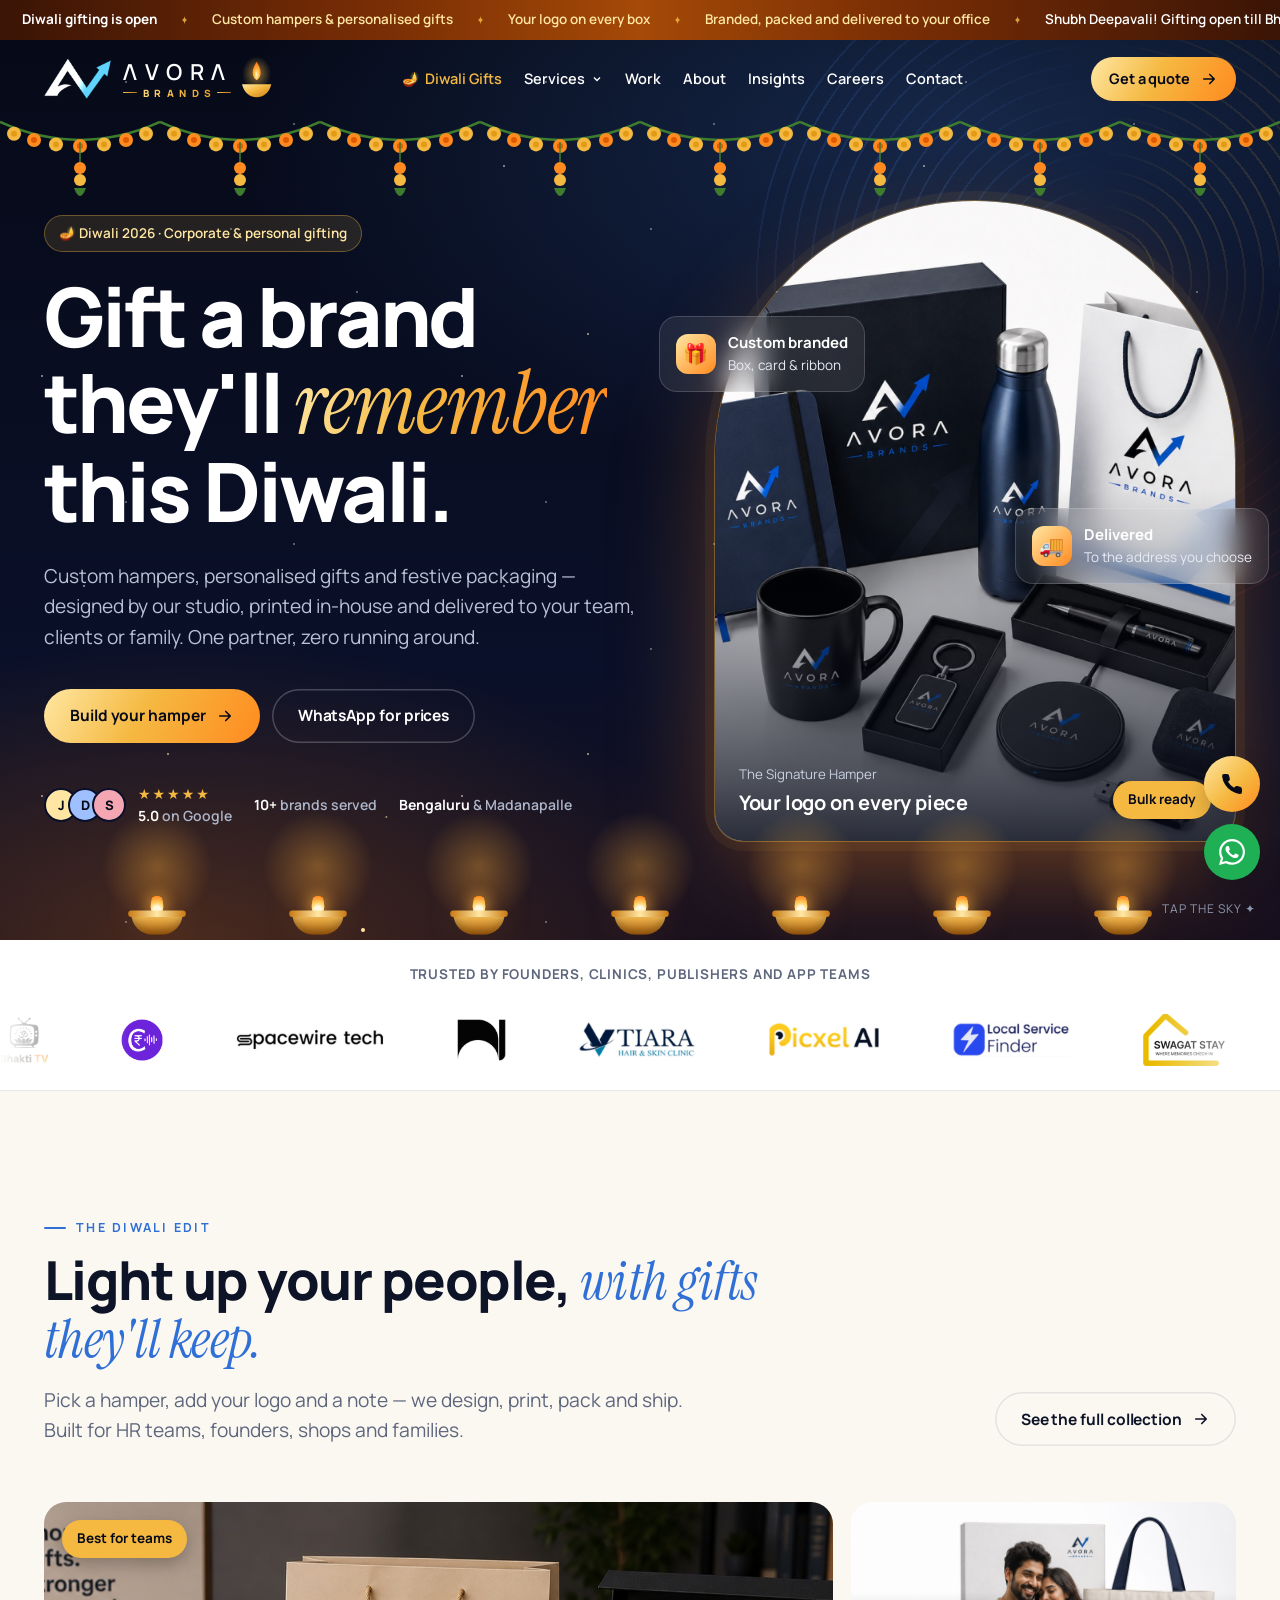
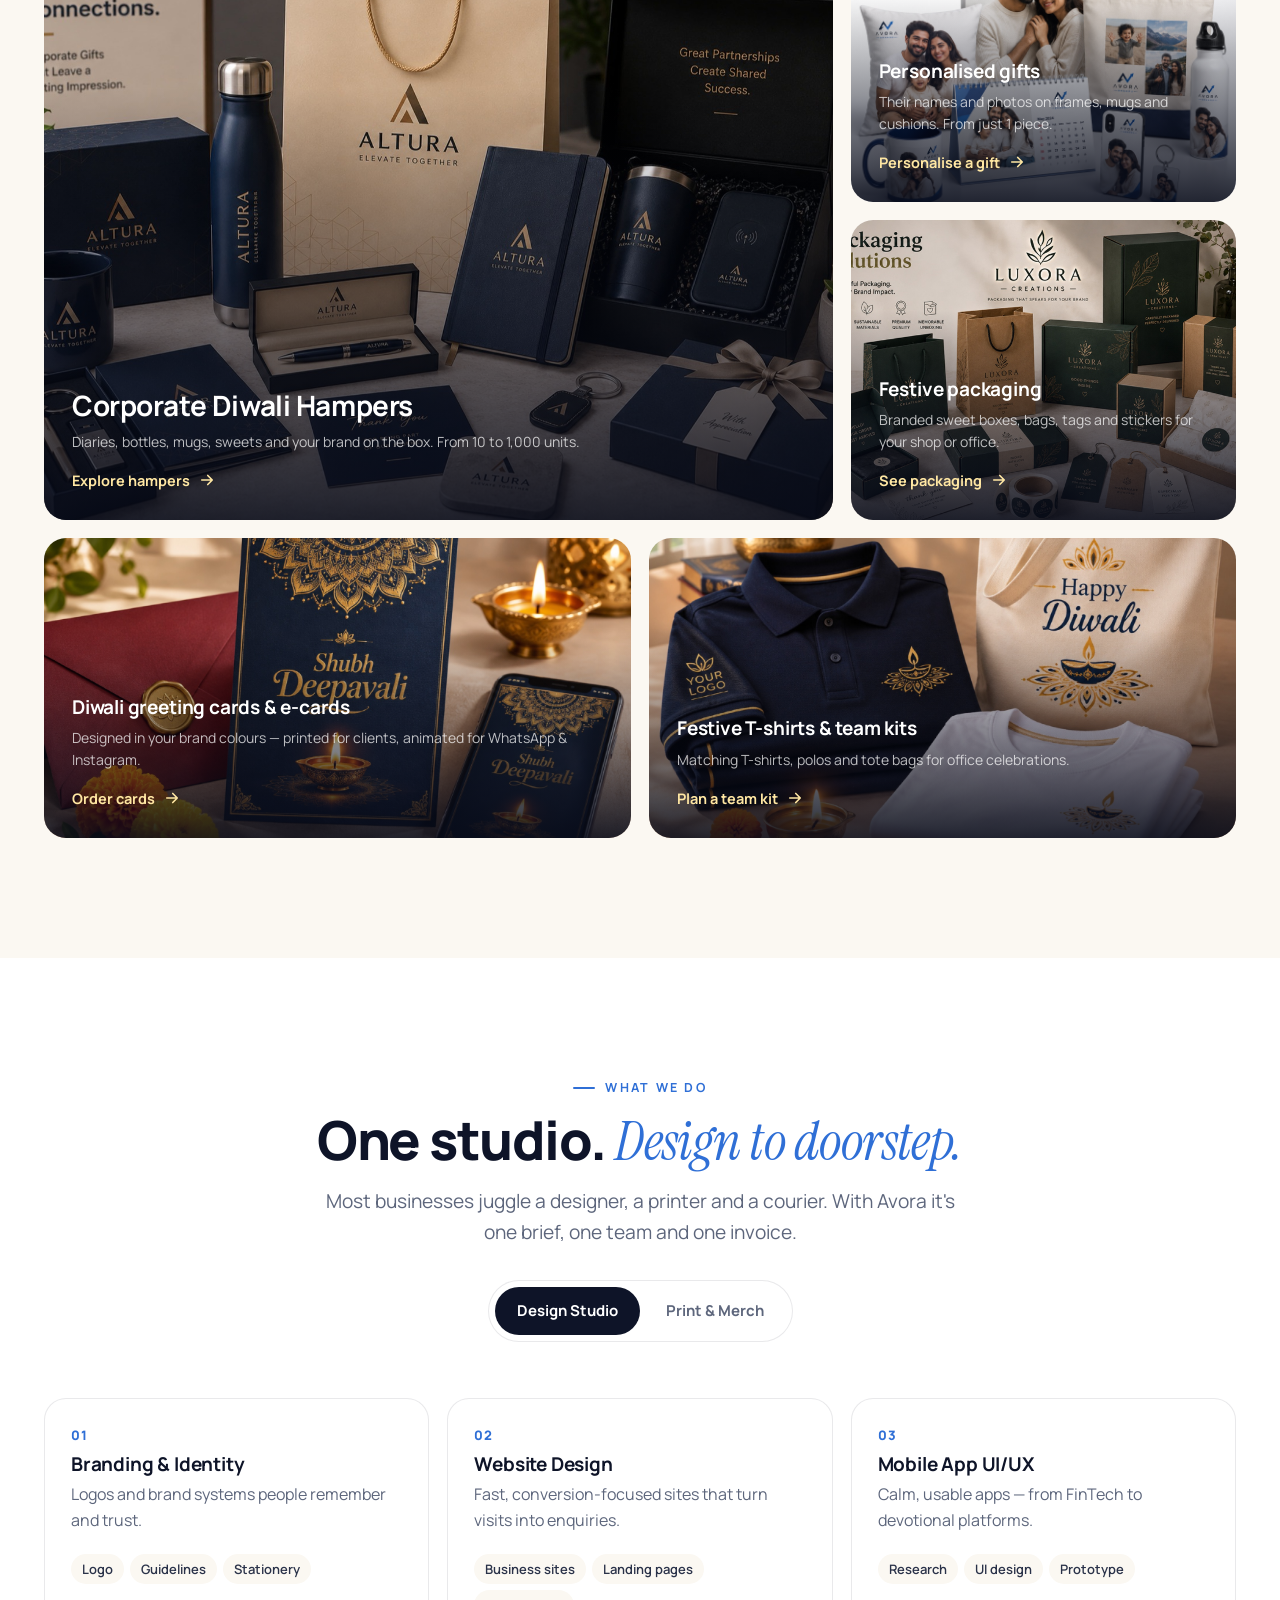
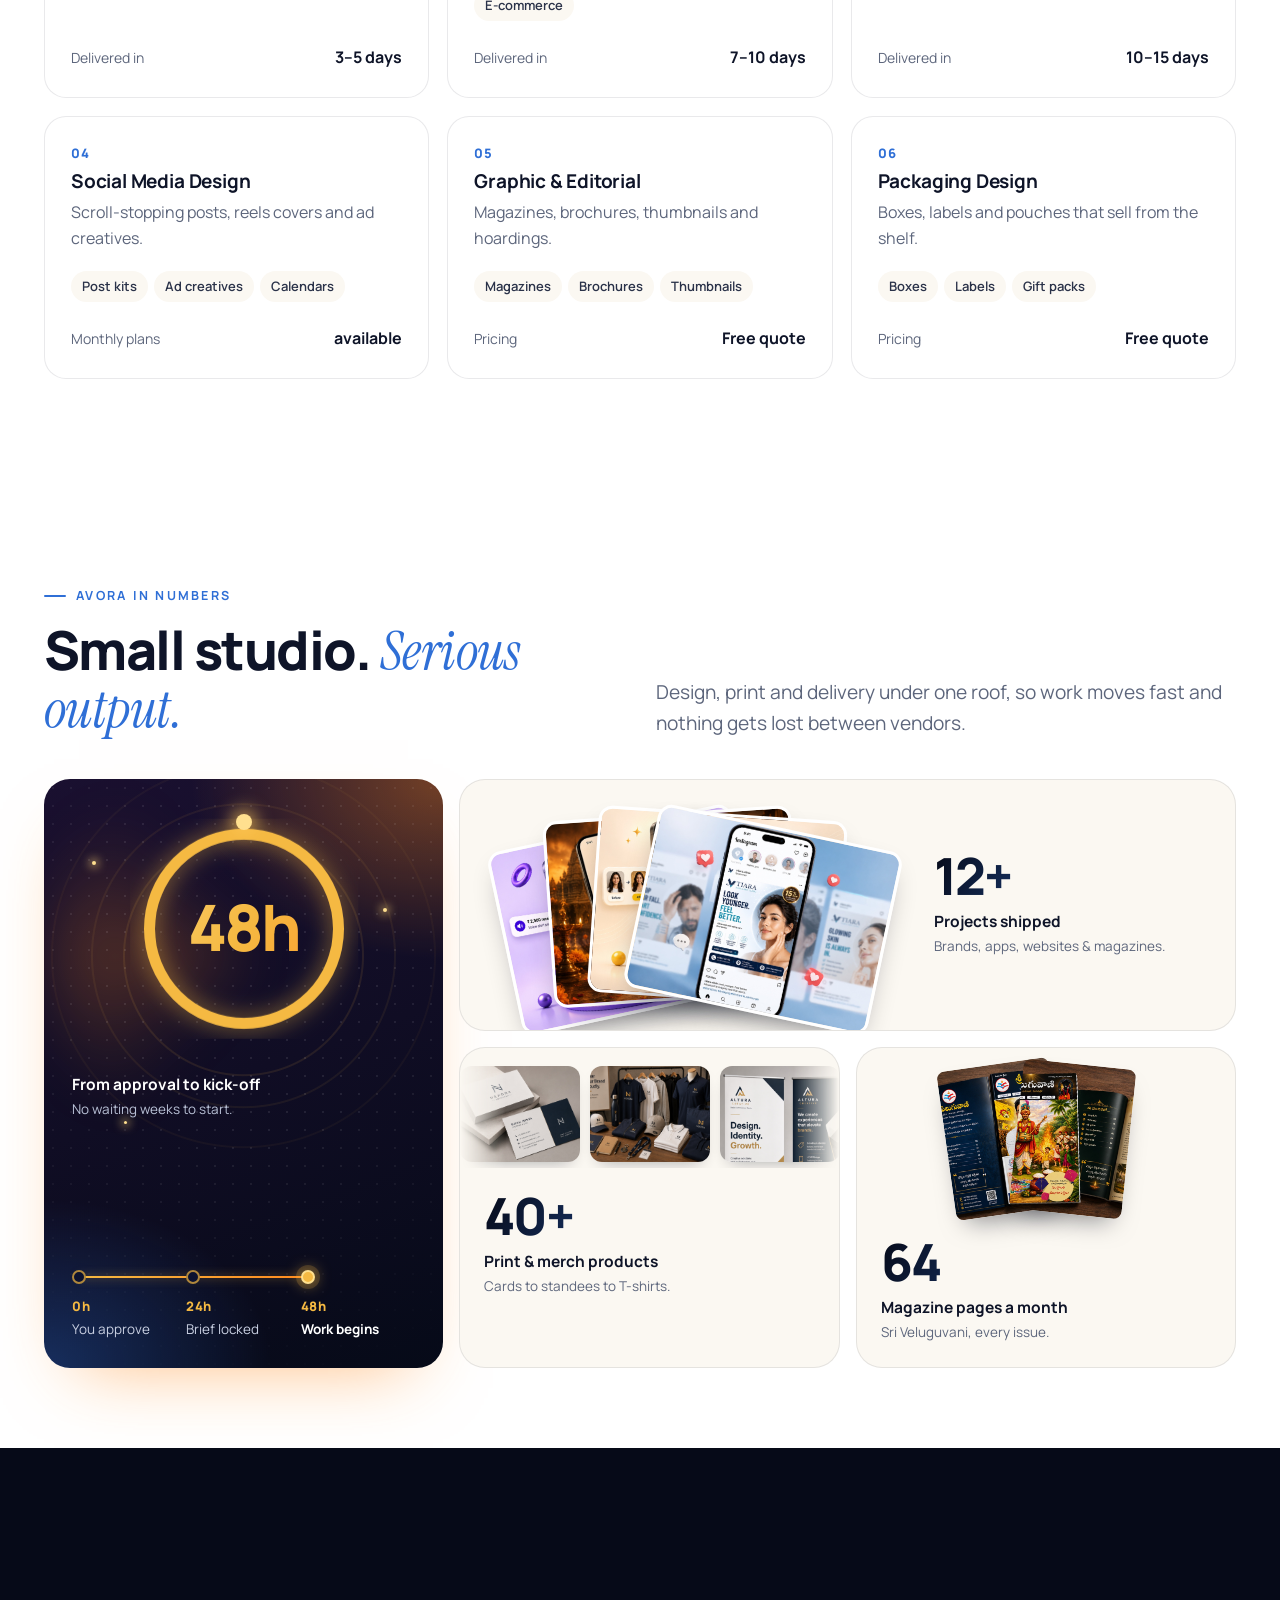
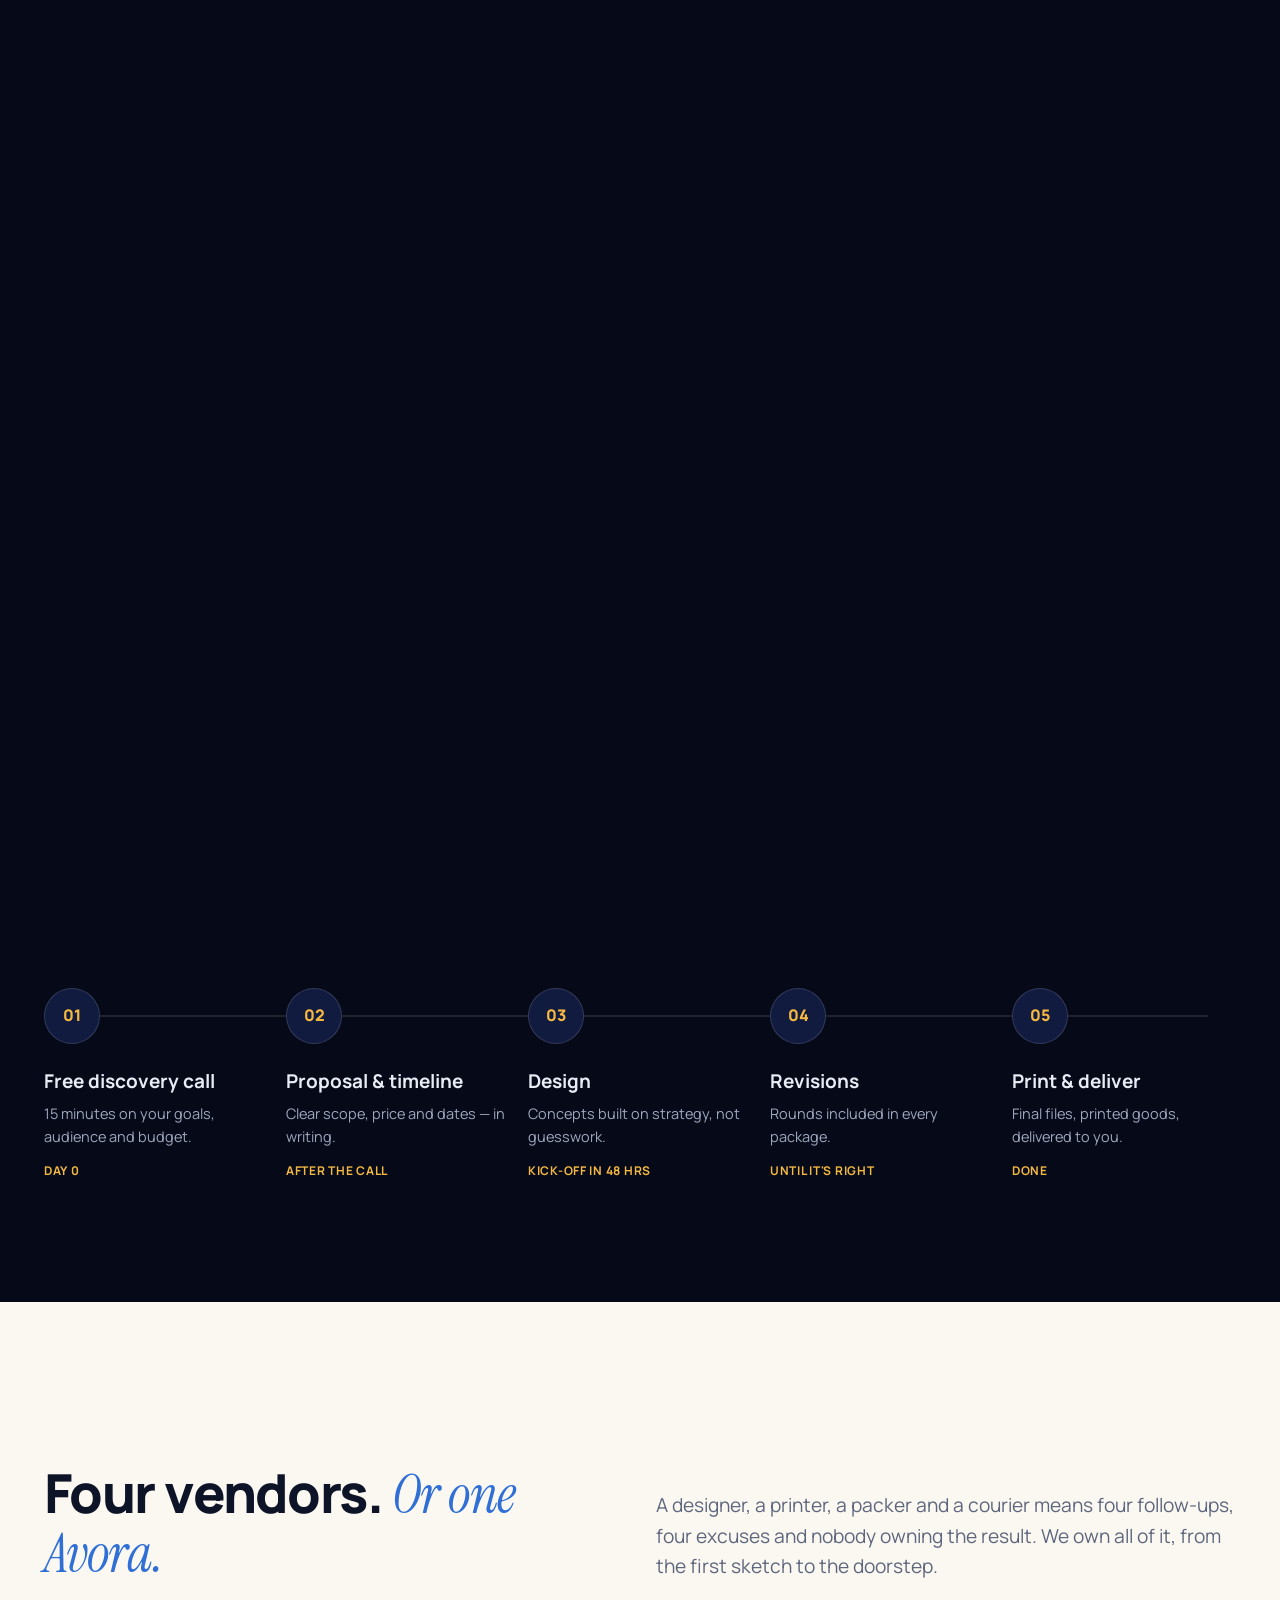
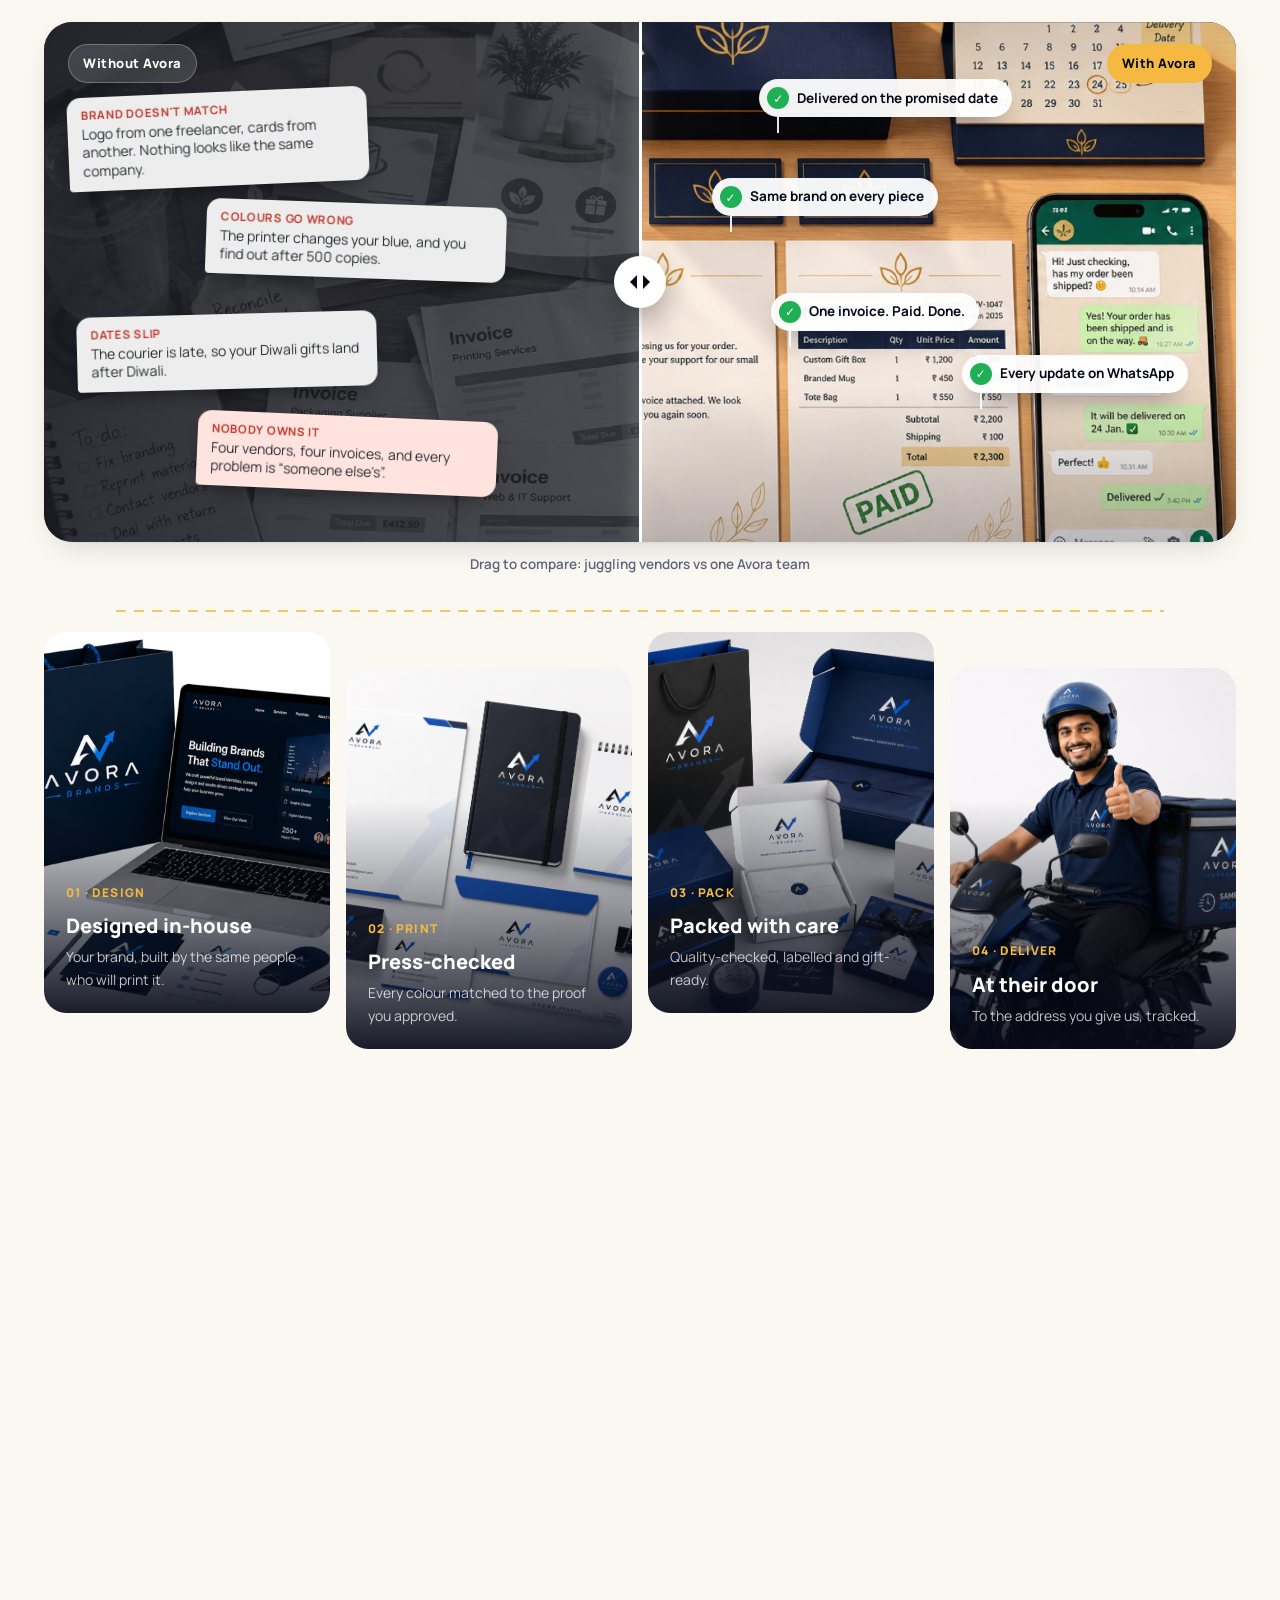
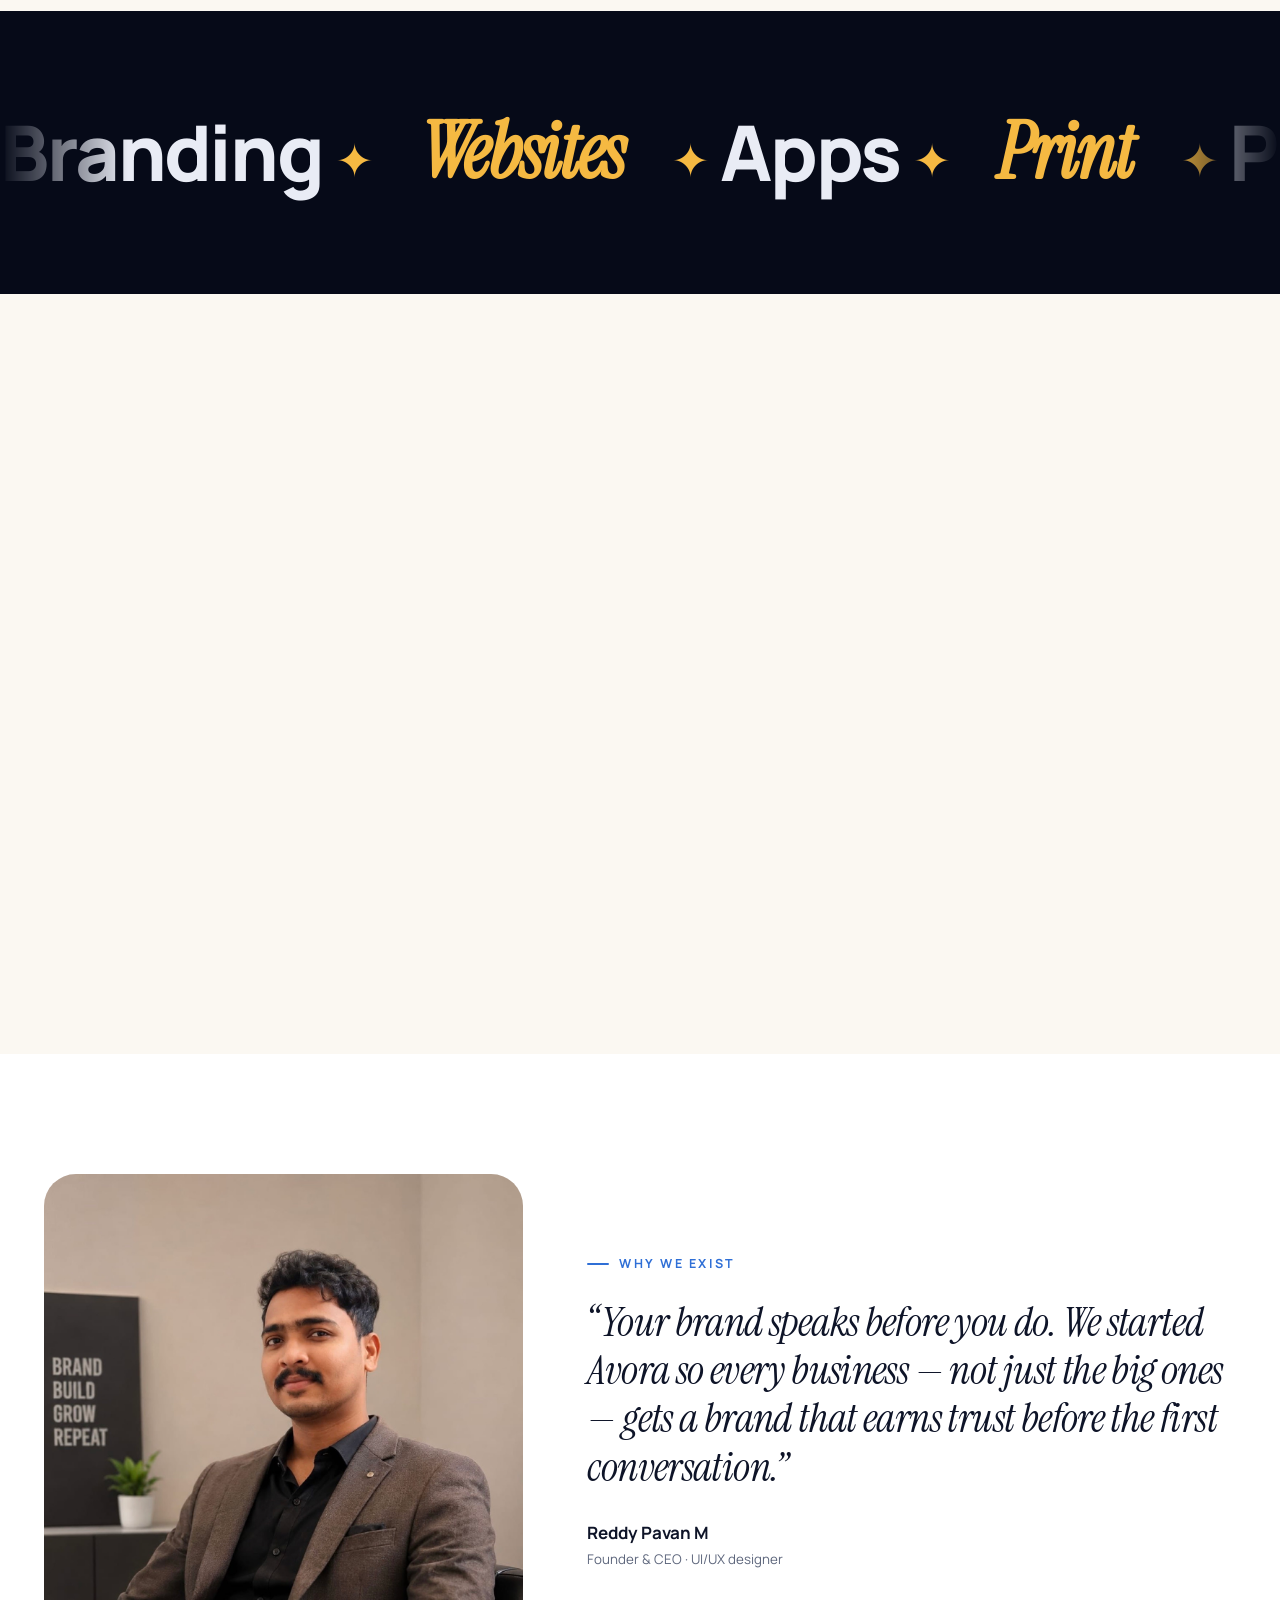
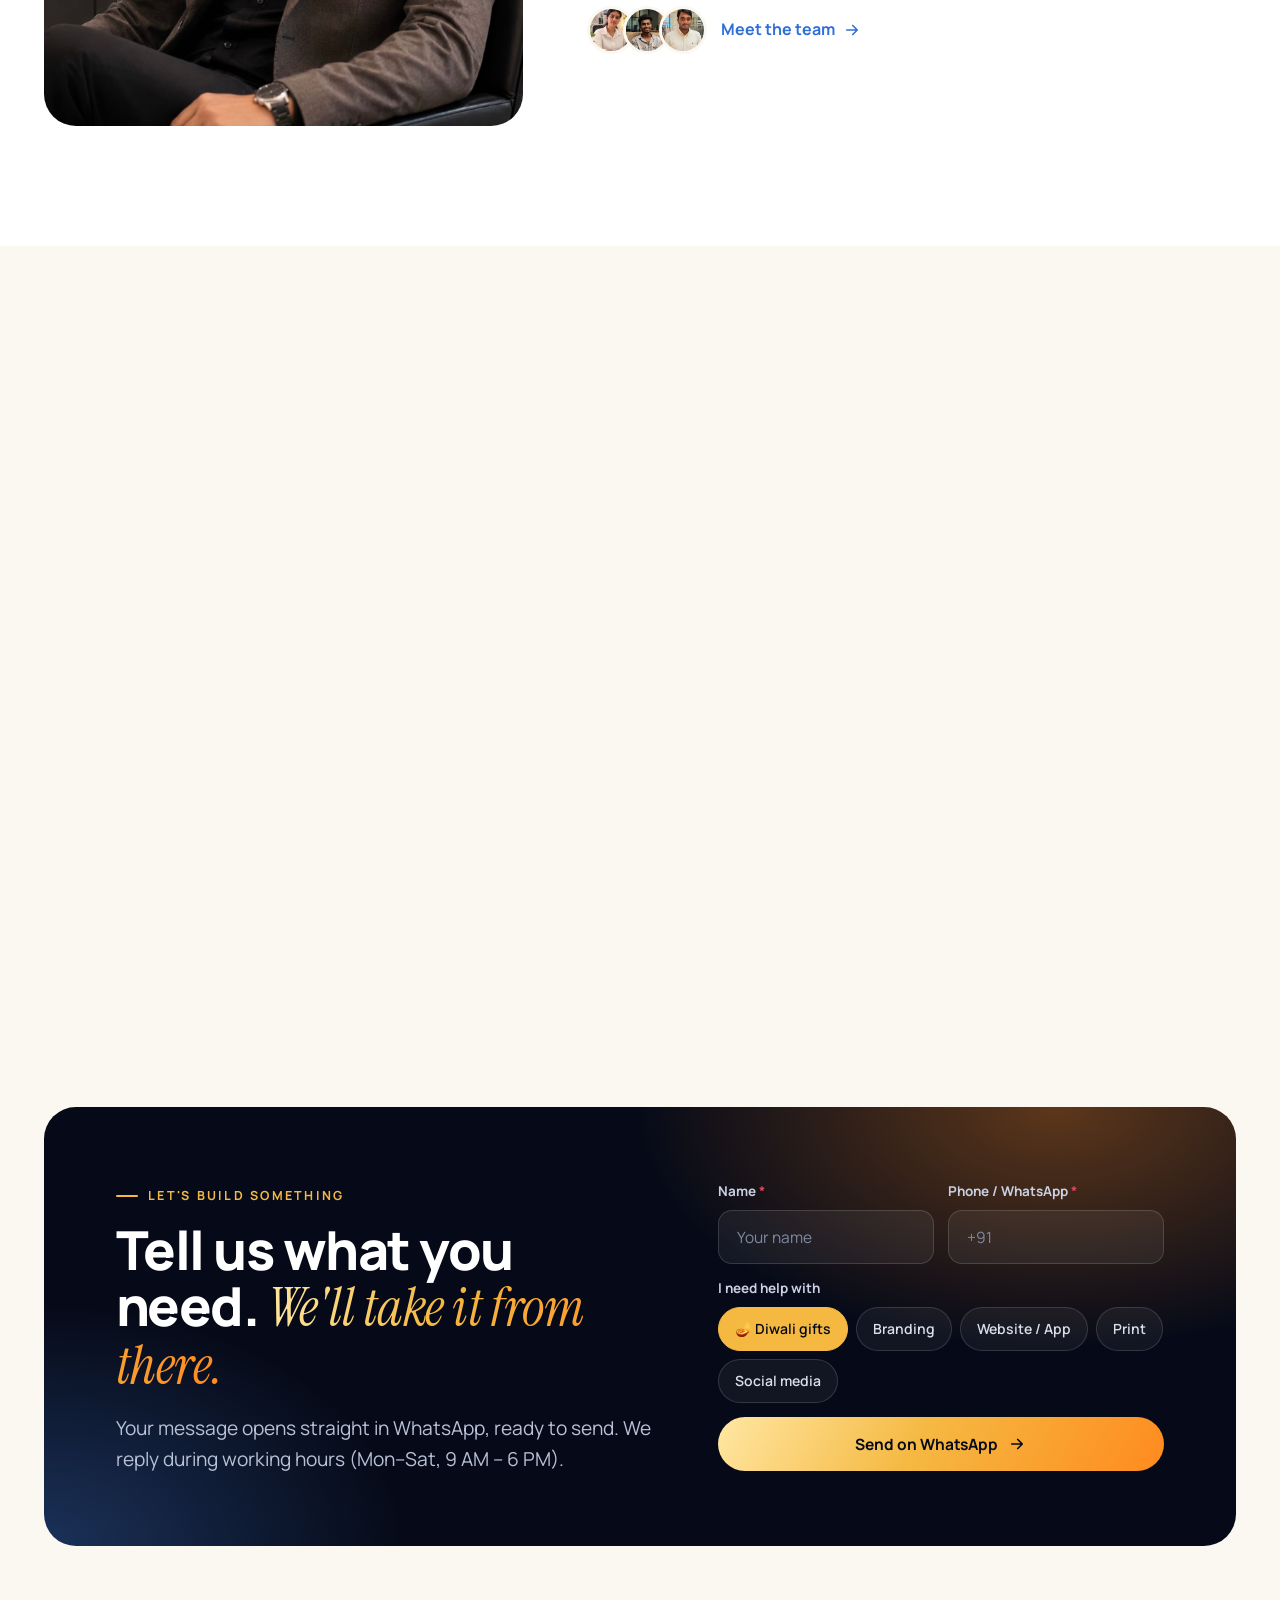
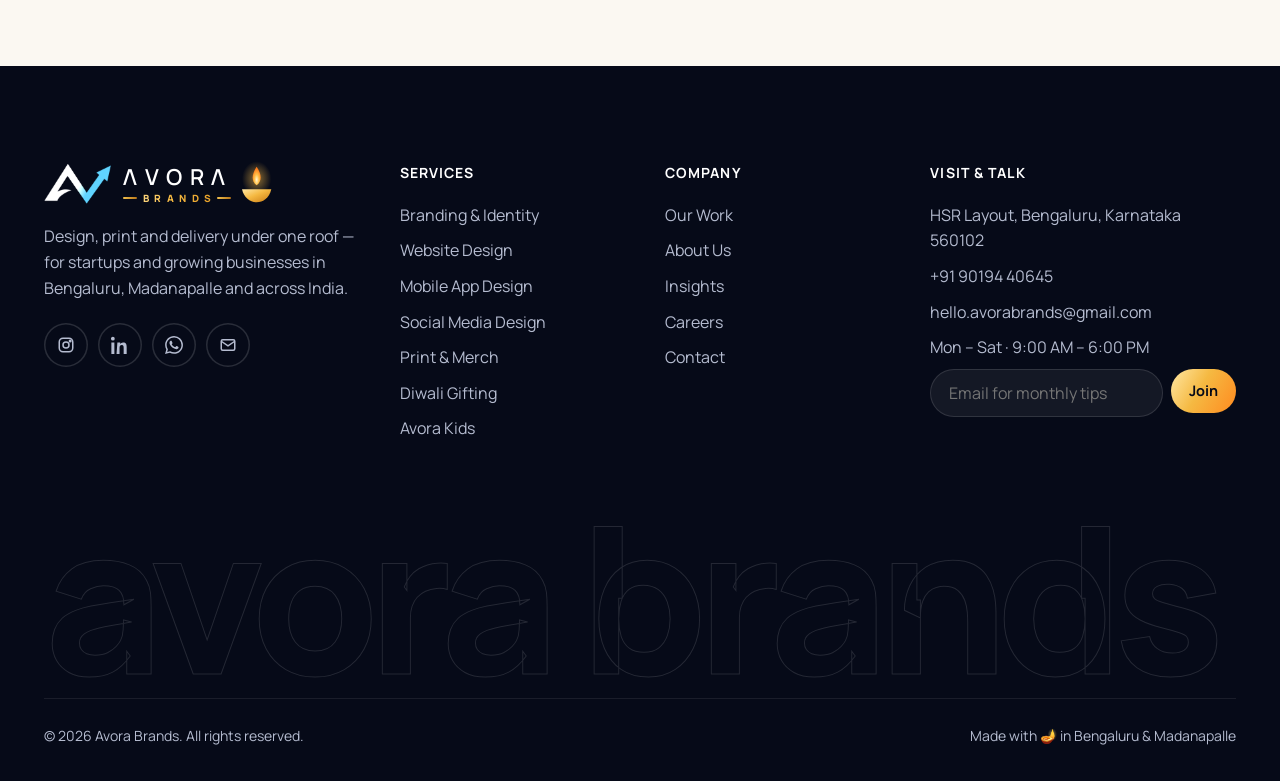
<file: index.html>
<!doctype html>
<html lang="en" class="no-js">
<head>
<meta charset="utf-8">
<meta name="viewport" content="width=device-width, initial-scale=1">
<title>Avora Brands — Design, Print & Diwali Gifting in Bengaluru</title>
<meta name="description" content="Avora Brands designs, prints and delivers everything your business needs — branding, websites, apps, print and custom Diwali gift hampers. Bengaluru & Madanapalle.">
<meta property="og:title" content="Avora Brands — Gift a brand they'll remember this Diwali">
<meta property="og:description" content="Custom Diwali hampers, personalised gifts and branding — designed, printed and delivered under one roof.">
<meta property="og:image" content="images/disc-corporate-gifts.jpg">
<meta name="theme-color" content="#060A18">
<link rel="icon" href="data:image/svg+xml,<svg xmlns='http://www.w3.org/2000/svg' viewBox='0 0 100 100'><text y='.9em' font-size='90'>🪔</text></svg>">
<link rel="preconnect" href="https://fonts.googleapis.com"><link rel="preconnect" href="https://fonts.gstatic.com" crossorigin>
<link href="https://fonts.googleapis.com/css2?family=Instrument+Serif:ital@0;1&family=Manrope:wght@400;500;600;700;800&display=swap" rel="stylesheet">
<link rel="stylesheet" href="assets/css/site.css">
</head>
<body data-page="home" class="dark-top">
<div data-header></div>

<main>
  <!-- ============ HERO / DIWALI POSTER ============ -->
  <section class="hero" data-fireworks-host aria-label="Diwali 2026">
    <div class="stars"></div>
    <div class="rangoli-bg"></div>
    <canvas class="fireworks" aria-hidden="true"></canvas>
    <div class="toran" aria-hidden="true"></div>
    <div class="container">
      <div class="hero-grid">
        <div class="on-dark">
          <span class="chip chip--gold reveal">🪔 Diwali 2026 · Corporate & personal gifting</span>
          <h1 class="h-display mt-24" data-split>Gift a brand<br>they'll <span class="serif gold-text">remember</span><br>this Diwali.</h1>
          <p class="lead reveal" style="--d:.35s">Custom hampers, personalised gifts and festive packaging — designed by our studio, printed in-house and delivered to your team, clients or family. One partner, zero running around.</p>
          <div class="btn-row reveal" style="--d:.45s">
            <a class="btn btn--gold" href="diwali.html" data-magnetic>Build your hamper <i data-i="arrow"></i></a>
            <a class="btn btn--ghost" href="#" data-wa-link="Hi Avora Brands! I'd like Diwali gift hamper options.">WhatsApp for prices</a>
          </div>
          <div class="hero-meta reveal" style="--d:.55s">
            <div class="countdown" data-countdown aria-live="off"></div>
          </div>
          <div class="hero-meta reveal" style="--d:.65s">
            <span class="flex items-center gap-12"><span class="avatars"><span style="background:#FFE7A3">J</span><span style="background:#9EC0FF">D</span><span style="background:#F4A6B2">S</span></span><span><span class="stars-5">★★★★★</span><br><strong>5.0</strong> on Google</span></span>
            <span><strong>10+</strong> brands served</span>
            <span><strong>Bengaluru</strong> & Madanapalle</span>
          </div>
        </div>

        <div class="hero-visual reveal-scale" style="--d:.2s">
          <div class="arch">
            <img src="images/disc-corporate-gifts.jpg" alt="An Avora-branded corporate gift hamper: box, bottle, mug, notebook, pen and tote bag" fetchpriority="high">
            <div class="arch-caption"><div><small>The Signature Hamper</small><strong>Your logo on every piece</strong></div><span class="chip chip--gold">Bulk ready</span></div>
          </div>
          <div class="float-card fc-1"><span class="ic">🎁</span><span><b>Custom branded</b>Box, card & ribbon</span></div>
          <div class="float-card fc-2"><span class="ic">🚚</span><span><b>Delivered</b>To the address you choose</span></div>
        </div>
      </div>
    </div>
    <div class="hero-diyas" data-diyas="7" aria-hidden="true"></div>
    <span class="hero-hint" aria-hidden="true">Tap the sky ✦</span>
  </section>

  <!-- ============ LOGOS ============ -->
  <section class="logos-band" aria-label="Clients">
    <p>Trusted by founders, clinics, publishers<span class="ls-more"> and app teams</span></p>
    <div class="marquee" data-logos></div>
  </section>

  <!-- ============ DIWALI COLLECTION PREVIEW ============ -->
  <section class="section">
    <div class="container">
      <div class="sec-head">
        <div>
          <span class="eyebrow reveal">The Diwali Edit</span>
          <h2 class="h2 reveal">Light up your people, <span class="serif blue-text">with gifts they'll keep.</span></h2>
          <p class="lead reveal">Pick a hamper, add your logo and a note — we design, print, pack and ship. Built for HR teams, founders, shops and families.</p>
        </div>
        <a class="btn btn--ghost reveal" href="diwali.html">See the full collection <i data-i="arrow"></i></a>
      </div>
      <div class="bento">
        <a href="diwali.html#hampers" class="tile tile--img w4 h2r reveal">
          <img src="images/cat-corporate-gifts.jpg" alt="Navy branded corporate gift hamper set" loading="lazy">
          <span class="chip chip--gold tag">Best for teams</span>
          <h3 class="h3">Corporate Diwali Hampers</h3>
          <p>Diaries, bottles, mugs, sweets and your brand on the box. From 10 to 1,000 units.</p>
          <span class="tile-cta">Explore hampers <i data-i="arrow"></i></span>
        </a>
        <a href="diwali.html#personal" class="tile tile--img w2 reveal" style="--d:.08s">
          <img src="images/disc-photo-gifts.jpg" alt="Personalised photo gifts" loading="lazy">
          <h3 class="h4">Personalised gifts</h3>
          <p>Their names and photos on frames, mugs and cushions. From just 1 piece.</p>
          <span class="tile-cta">Personalise a gift <i data-i="arrow"></i></span>
        </a>
        <a href="diwali.html#packaging" class="tile tile--img w2 reveal" style="--d:.16s">
          <img src="images/cat-packaging.jpg" alt="Custom branded packaging" loading="lazy">
          <h3 class="h4">Festive packaging</h3>
          <p>Branded sweet boxes, bags, tags and stickers for your shop or office.</p>
          <span class="tile-cta">See packaging <i data-i="arrow"></i></span>
        </a>
        <a href="diwali.html#cards" class="tile tile--img w3 reveal">
          <img src="images/diwali-greeting-cards.jpg" alt="Navy and gold Shubh Deepavali greeting card with envelope and matching phone e-card" loading="lazy">
          <h3 class="h4">Diwali greeting cards & e-cards</h3>
          <p>Designed in your brand colours — printed for clients, animated for WhatsApp & Instagram.</p>
          <span class="tile-cta">Order cards <i data-i="arrow"></i></span>
        </a>
        <a href="diwali.html#apparel" class="tile tile--img w3 reveal" style="--d:.08s">
          <img src="images/diwali-team-kit.jpg" alt="Navy polos, white T-shirts and a Happy Diwali tote with gold diya prints" loading="lazy">
          <h3 class="h4">Festive T-shirts & team kits</h3>
          <p>Matching T-shirts, polos and tote bags for office celebrations.</p>
          <span class="tile-cta">Plan a team kit <i data-i="arrow"></i></span>
        </a>
      </div>
    </div>
  </section>

  <!-- ============ SERVICES ============ -->
  <section class="section section--white" id="services">
    <div class="container">
      <div class="sec-head center">
        <span class="eyebrow eyebrow--center reveal">What we do</span>
        <h2 class="h2 reveal">One studio. <span class="serif blue-text">Design to doorstep.</span></h2>
        <p class="lead reveal">Most businesses juggle a designer, a printer and a courier. With Avora it's one brief, one team and one invoice.</p>
        <div class="tabs mt-32 reveal" role="tablist" data-tabs="svc"><span class="pill"></span>
          <button role="tab" aria-selected="true" data-target="tab-design">Design Studio</button>
          <button role="tab" aria-selected="false" data-target="tab-print">Print & Merch</button>
        </div>
      </div>

      <div class="tab-panel active" id="tab-design" data-panel-group="svc" role="tabpanel">
        <div class="svc-row">
          <a class="svc spotlight" href="design.html#branding"><span class="num">01</span><h3 class="h4">Branding & Identity</h3><p class="muted">Logos and brand systems people remember and trust.</p><ul><li>Logo</li><li>Guidelines</li><li>Stationery</li></ul><span class="from">Delivered in <b>3–5 days</b></span></a>
          <a class="svc spotlight" href="design.html#website"><span class="num">02</span><h3 class="h4">Website Design</h3><p class="muted">Fast, conversion-focused sites that turn visits into enquiries.</p><ul><li>Business sites</li><li>Landing pages</li><li>E-commerce</li></ul><span class="from">Delivered in <b>7–10 days</b></span></a>
          <a class="svc spotlight" href="design.html#app"><span class="num">03</span><h3 class="h4">Mobile App UI/UX</h3><p class="muted">Calm, usable apps — from FinTech to devotional platforms.</p><ul><li>Research</li><li>UI design</li><li>Prototype</li></ul><span class="from">Delivered in <b>10–15 days</b></span></a>
          <a class="svc spotlight" href="design.html#social"><span class="num">04</span><h3 class="h4">Social Media Design</h3><p class="muted">Scroll-stopping posts, reels covers and ad creatives.</p><ul><li>Post kits</li><li>Ad creatives</li><li>Calendars</li></ul><span class="from">Monthly plans <b>available</b></span></a>
          <a class="svc spotlight" href="design.html#graphic"><span class="num">05</span><h3 class="h4">Graphic & Editorial</h3><p class="muted">Magazines, brochures, thumbnails and hoardings.</p><ul><li>Magazines</li><li>Brochures</li><li>Thumbnails</li></ul><span class="from">Pricing <b>Free quote</b></span></a>
          <a class="svc spotlight" href="design.html#packaging"><span class="num">06</span><h3 class="h4">Packaging Design</h3><p class="muted">Boxes, labels and pouches that sell from the shelf.</p><ul><li>Boxes</li><li>Labels</li><li>Gift packs</li></ul><span class="from">Pricing <b>Free quote</b></span></a>
        </div>
      </div>

      <div class="tab-panel" id="tab-print" data-panel-group="svc" role="tabpanel">
        <div class="svc-row">
          <a class="svc" href="print.html#cards"><div class="svc-img"><img src="images/img-business-cards.jpg" alt="Business cards" loading="lazy"></div><h3 class="h4">Visiting Cards</h3><p class="muted">Matte, gloss, foil, metallic, QR.</p><span class="from">From <b>₹3 / card</b></span></a>
          <a class="svc" href="print.html#stationery"><div class="svc-img"><img src="images/img-letterhead.jpg" alt="Letterheads" loading="lazy"></div><h3 class="h4">Letterheads & Stationery</h3><p class="muted">Letterheads, envelopes, ID cards, stamps.</p><span class="from">From <b>₹19 / sheet</b></span></a>
          <a class="svc" href="print.html#marketing"><div class="svc-img"><img src="images/img-brochure.jpg" alt="Brochures" loading="lazy"></div><h3 class="h4">Brochures & Flyers</h3><p class="muted">Folded, bound and ready to hand out.</p><span class="from">From <b>₹50 / piece</b></span></a>
          <a class="svc" href="print.html#signage"><div class="svc-img"><img src="images/img-standee.jpg" alt="Roll-up standee" loading="lazy"></div><h3 class="h4">Standees & Signage</h3><p class="muted">Roll-ups, banners, store branding.</p><span class="from">From <b>₹1,850 / standee</b></span></a>
          <a class="svc" href="print.html#apparel"><div class="svc-img"><img src="images/cat-apparel.jpg" alt="Printed apparel" loading="lazy"></div><h3 class="h4">Apparel & Merch</h3><p class="muted">Tees, polos, hoodies, caps, totes.</p><span class="from">Bulk <b>pricing</b></span></a>
          <a class="svc" href="print.html#packaging"><div class="svc-img"><img src="images/cat-labels.webp" alt="Labels and packaging" loading="lazy"></div><h3 class="h4">Labels & Packaging</h3><p class="muted">Custom boxes, stickers, kraft bags.</p><span class="from">Pricing <b>Free quote</b></span></a>
        </div>
      </div>
    </div>
  </section>

  <!-- ============ STATS ============ -->
  <section class="section--tight section--white" aria-label="Avora in numbers">
    <div class="container">
      <div class="nb-head">
        <div><span class="eyebrow reveal">Avora in numbers</span>
        <h2 class="h2 mt-16 reveal">Small studio. <span class="serif blue-text">Serious output.</span></h2></div>
        <p class="lead reveal">Design, print and delivery under one roof, so work moves fast and nothing gets lost between vendors.</p>
      </div>
      <div class="num-bento">
        <div class="nb nb--time reveal"><span class="nb-bg" aria-hidden="true"></span><span class="nb-spark s1"></span><span class="nb-spark s2"></span><span class="nb-spark s3"></span>
          <div class="nb-ring" aria-hidden="true"><svg viewBox="0 0 200 200"><circle class="trk" cx="100" cy="100" r="86"/><circle class="bar" cx="100" cy="100" r="86"/></svg><span class="nb-dot"></span></div>
          <b class="nb-num" data-count="48" data-suffix="h">48h</b>
          <div class="nb-copy"><span class="nb-label">From approval to kick-off</span><small>No waiting weeks to start.</small></div>
          <ol class="nb-tl" aria-label="How the first 48 hours go">
            <li><i></i><b>0h</b><span>You approve</span></li>
            <li><i></i><b>24h</b><span>Brief locked</span></li>
            <li class="now"><i></i><b>48h</b><span>Work begins</span></li>
          </ol>
        </div>
        <a class="nb nb--work reveal" style="--d:.06s" href="work.html">
          <div class="nb-fan" aria-hidden="true"><img src="images/cashalert-app-thumb.jpg" alt=""><img src="images/img-bhaktitv.jpg" alt=""><img src="images/picxel-app-thumb.jpg" alt=""><img src="images/tiara-social1.jpg" alt=""></div>
          <div class="nb-copy"><b class="nb-num" data-count="12" data-suffix="+">12+</b><span class="nb-label">Projects shipped</span><small>Brands, apps, websites & magazines.</small></div>
        </a>
        <a class="nb nb--print reveal" style="--d:.12s" href="print.html">
          <div class="nb-strip" aria-hidden="true"><div class="nb-track"><img src="images/img-business-cards.jpg" alt="" loading="lazy"><img src="images/cat-apparel.jpg" alt="" loading="lazy"><img src="images/img-standee.jpg" alt="" loading="lazy"><img src="images/cat-gifts.webp" alt="" loading="lazy"><img src="images/img-letterhead.jpg" alt="" loading="lazy"><img src="images/cat-labels.webp" alt="" loading="lazy"><img src="images/img-brochure.jpg" alt="" loading="lazy"><img src="images/disc-drinkware.jpg" alt="" loading="lazy"><img src="images/img-business-cards.jpg" alt="" loading="lazy"><img src="images/cat-apparel.jpg" alt="" loading="lazy"><img src="images/img-standee.jpg" alt="" loading="lazy"><img src="images/cat-gifts.webp" alt="" loading="lazy"><img src="images/img-letterhead.jpg" alt="" loading="lazy"><img src="images/cat-labels.webp" alt="" loading="lazy"><img src="images/img-brochure.jpg" alt="" loading="lazy"><img src="images/disc-drinkware.jpg" alt="" loading="lazy"></div></div>
          <div class="nb-copy"><b class="nb-num" data-count="40" data-suffix="+">40+</b><span class="nb-label">Print & merch products</span><small>Cards to standees to T-shirts.</small></div>
        </a>
        <a class="nb nb--mag reveal" style="--d:.18s" href="case.html?p=veluguvani">
          <div class="nb-stack" aria-hidden="true"><img src="images/veluguvani2.jpg" alt=""><img src="images/veluguvani1.jpg" alt=""></div>
          <div class="nb-copy"><b class="nb-num" data-count="64">64</b><span class="nb-label">Magazine pages a month</span><small>Sri Veluguvani, every issue.</small></div>
        </a>
      </div>
    </div>
  </section>

  <!-- ============ WORK ============ -->
  <section class="section section--dark" id="work" style="overflow:hidden">
    <div class="container">
      <div class="sec-head">
        <div>
          <span class="eyebrow reveal">Selected work</span>
          <h2 class="h2 reveal">Brands we've helped <span class="serif gold-text">find their voice.</span></h2>
        </div>
        <div class="flex gap-12 items-center reveal">
          <div class="scroller-nav" data-scroller-nav="homeWork"><button aria-label="Previous"><i data-i="left"></i></button><button aria-label="Next"><i data-i="arrow"></i></button></div>
          <a class="btn btn--ghost" href="work.html">Explore our work <i data-i="arrow"></i></a>
        </div>
      </div>
      <div class="work-scroller" id="homeWork" data-scroller data-work="featured"></div>
    </div>
  </section>

  <!-- ============ PROCESS ============ -->
  <section class="section section--dark" style="padding-top:0">
    <div class="container">
      <div class="sec-head"><div><span class="eyebrow reveal">How it works</span><h2 class="h2 reveal">Five steps. <span class="serif">No surprises.</span></h2></div></div>
      <div class="process"><div class="bar"></div>
        <div class="step"><div class="n" style="--d:.1s">01</div><h4>Free discovery call</h4><p>15 minutes on your goals, audience and budget.</p><span class="t">Day 0</span></div>
        <div class="step"><div class="n" style="--d:.4s">02</div><h4>Proposal & timeline</h4><p>Clear scope, price and dates — in writing.</p><span class="t">After the call</span></div>
        <div class="step"><div class="n" style="--d:.7s">03</div><h4>Design</h4><p>Concepts built on strategy, not guesswork.</p><span class="t">Kick-off in 48 hrs</span></div>
        <div class="step"><div class="n" style="--d:1s">04</div><h4>Revisions</h4><p>Rounds included in every package.</p><span class="t">Until it's right</span></div>
        <div class="step"><div class="n" style="--d:1.3s">05</div><h4>Print & deliver</h4><p>Final files, printed goods, delivered to you.</p><span class="t">Done</span></div>
      </div>
    </div>
  </section>

  <!-- ============ WHY ============ -->
  <section class="section why3" aria-labelledby="whyTitle">
    <div class="container">
      <div class="why3-head">
        <div><span class="eyebrow reveal">Why Avora</span>
        <h2 class="h2 mt-16 reveal" id="whyTitle">Four vendors. <span class="serif blue-text">Or one Avora.</span></h2></div>
        <p class="lead reveal">A designer, a printer, a packer and a courier means four follow-ups, four excuses and nobody owning the result. We own all of it, from the first sketch to the doorstep.</p>
      </div>

      <!-- 1. Before / after -->
      <div class="vs reveal-scale" data-vs style="--pos:50%">
        <div class="vs-side vs-old">
          <img src="images/why-without.jpg" alt="" loading="lazy">
          <span class="vs-tag">Without Avora</span>
          <div class="vs-notes">
            <p class="n1"><b>Brand doesn't match</b>Logo from one freelancer, cards from another. Nothing looks like the same company.</p>
            <p class="n2"><b>Colours go wrong</b>The printer changes your blue, and you find out after 500 copies.</p>
            <p class="n3"><b>Dates slip</b>The courier is late, so your Diwali gifts land after Diwali.</p>
            <p class="n4"><b>Nobody owns it</b>Four vendors, four invoices, and every problem is “someone else's”.</p>
          </div>
        </div>
        <div class="vs-side vs-new" aria-hidden="false">
          <img src="images/why-with.jpg" alt="An organised desk where cards, box, tote, mug and invoice all share one brand, the invoice is paid and the order shows delivered on WhatsApp" loading="lazy">
          <span class="vs-tag gold">With Avora</span>
          <span class="vs-pin p1"><i>✓</i>Same brand on every piece</span>
          <span class="vs-pin p2"><i>✓</i>Delivered on the promised date</span>
          <span class="vs-pin p3"><i>✓</i>One invoice. Paid. Done.</span>
          <span class="vs-pin p4"><i>✓</i>Every update on WhatsApp</span>
          <div class="vs-thread">
            <div class="vs-head"><span class="vs-av"><img src="images/favicon-512.png" alt=""></span><div><b>One Avora team</b><small>One contact · One invoice</small></div></div>
            <p><span><b>One brand everywhere.</b> Card, box, website and social all match.</span><i>✓</i></p>
            <p><span><b>Colours proofed first.</b> What you approve is exactly what prints.</span><i>✓</i></p>
            <p><span><b>Dates in writing.</b> We confirm delivery before you pay.</span><i>✓</i></p>
            <p class="last"><span><b>We own the result.</b> If anything's off, we fix it.</span><i>✓</i></p>
          </div>
        </div>
        <span class="vs-handle" aria-hidden="true"><span></span></span>
        <input class="vs-range" type="range" min="4" max="96" value="50" aria-label="Drag to compare the usual way with the Avora way">
      </div>
      <p class="vs-hint reveal">Drag to compare: juggling vendors vs one Avora team</p>

      <!-- 2. Journey -->
      <div class="journey">
        <div class="j-card reveal"><img src="images/img-hero.jpg" alt="Avora brand design shown on laptop, phone and stationery" loading="lazy"><div class="j-cap"><span class="j-n">01 · Design</span><h3>Designed in-house</h3><p>Your brand, built by the same people who will print it.</p></div></div>
        <div class="j-card reveal" style="--d:.08s"><img src="images/pop-business-stationery.jpg" alt="Printed business cards and stationery" loading="lazy"><div class="j-cap"><span class="j-n">02 · Print</span><h3>Press-checked</h3><p>Every colour matched to the proof you approved.</p></div></div>
        <div class="j-card reveal" style="--d:.16s"><img src="images/disc-packaging.jpg" alt="Branded gift boxes being packed" loading="lazy"><div class="j-cap"><span class="j-n">03 · Pack</span><h3>Packed with care</h3><p>Quality-checked, labelled and gift-ready.</p></div></div>
        <div class="j-card reveal" style="--d:.24s"><img src="images/pop-same-day-delivery.jpg" alt="Avora delivery rider on the way" loading="lazy"><div class="j-cap"><span class="j-n">04 · Deliver</span><h3>At their door</h3><p>To the address you give us, tracked.</p></div></div>
      </div>

      <!-- 3. Proof -->
      <div class="proofs">
        <div class="pf pf-lang reveal"><div class="pf-vis" aria-hidden="true"><div class="lg-row"><div class="lg-track"><span>నమస్తే</span><span>नमस्ते</span><span>வணக்கம்</span><span>ನಮಸ್ಕಾರ</span><span>നമസ്കാരം</span><span>নমস্কার</span><span>નમસ્તે</span><span>ਸਤ ਸ੍ਰੀ ਅਕਾਲ</span><span>ନମସ୍କାର</span><span>Hello</span><span>నమస్తే</span><span>नमस्ते</span><span>வணக்கம்</span><span>ನಮಸ್ಕಾರ</span><span>നമസ്കാരം</span><span>নমস্কার</span><span>નમસ્તે</span><span>ਸਤ ਸ੍ਰੀ ਅਕਾਲ</span><span>ନମସ୍କାର</span><span>Hello</span></div></div><div class="lg-row rev"><div class="lg-track"><span>నమస్తే</span><span>नमस्ते</span><span>வணக்கம்</span><span>ನಮಸ್ಕಾರ</span><span>നമസ്കാരം</span><span>নমস্কার</span><span>નમસ્તે</span><span>ਸਤ ਸ੍ਰੀ ਅਕਾਲ</span><span>ନମସ୍କାର</span><span>Hello</span><span>నమస్తే</span><span>नमस्ते</span><span>வணக்கம்</span><span>ನಮಸ್ಕಾರ</span><span>നമസ്കാരം</span><span>নমস্কার</span><span>નમસ્તે</span><span>ਸਤ ਸ੍ਰੀ ਅਕਾਲ</span><span>ନମସ୍କାର</span><span>Hello</span></div></div></div><h3>Any language your customers speak</h3><p>Telugu, Tamil, Kannada, Malayalam, Hindi, Marathi, Bengali, Gujarati, Punjabi, English and more. Campaigns written for the people reading them, not run through a translator.</p></div>
        <div class="pf pf-wa reveal" style="--d:.08s"><div class="pf-vis" aria-hidden="true"><div class="bub in">Here's proof v2 with the gold foil 👇</div><div class="bub img"><img src="images/img-business-cards.jpg" alt="" loading="lazy"></div><div class="bub out">Perfect, approved! 🙌</div></div><h3>Proofs on WhatsApp</h3><p>Every draft lands in the chat you already use. Approve with one reply. No logins, no lost emails.</p></div>
        <div class="pf pf-rev reveal" style="--d:.16s"><div class="pf-vis pf-photo"><img src="images/revisions-review.jpg" alt="Logo design review on a tablet with Round 1, Round 2 and Final tabs marked approved" loading="lazy"><span class="pf-badge">Round 1 → Round 2 → Final ✓</span></div><h3>Revisions, agreed upfront</h3><p>You know exactly how many rounds are included. No surprise bills at the end.</p></div>
      </div>
    </div>
  </section>

  <!-- ============ TEXT MARQUEE ============ -->
  <section class="section--tight section--dark" aria-hidden="true" style="overflow:hidden">
    <div class="marquee text-marquee"><div class="marquee-track">
      <span>Branding <i>✦</i></span><span class="serif">Websites</span><span><i>✦</i> Apps <i>✦</i></span><span class="serif">Print</span><span><i>✦</i> Packaging <i>✦</i></span><span class="serif">Diwali gifting</span><span><i>✦</i></span>
      <span>Branding <i>✦</i></span><span class="serif">Websites</span><span><i>✦</i> Apps <i>✦</i></span><span class="serif">Print</span><span><i>✦</i> Packaging <i>✦</i></span><span class="serif">Diwali gifting</span><span><i>✦</i></span>
    </div></div>
  </section>

  <!-- ============ REVIEWS ============ -->
  <section class="section">
    <div class="container">
      <div class="sec-head">
        <div><span class="eyebrow reveal">Client love</span><h2 class="h2 reveal">Don't take <span class="serif blue-text">our word</span> for it.</h2></div>
        <div class="g-badge reveal"><b>5.0</b><span><span class="stars-5">★★★★★</span><br><small class="muted">Google reviews</small></span></div>
      </div>
      <div class="reviews" data-reviews></div>
    </div>
  </section>

  <!-- ============ FOUNDER ============ -->
  <section class="section section--white">
    <div class="container founder">
      <div class="founder-img reveal-scale"><img src="images/founder.jpg" alt="Reddy Pavan M, Founder & CEO of Avora Brands" loading="lazy"></div>
      <div>
        <span class="eyebrow reveal">Why we exist</span>
        <blockquote class="mt-24 reveal">“Your brand speaks before you do. We started Avora so every business — not just the big ones — gets a brand that earns trust before the first conversation.”</blockquote>
        <div class="sig reveal"><div><b>Reddy Pavan M</b><small>Founder & CEO · UI/UX designer</small></div></div>
        <div class="team-strip reveal">
          <div class="faces" data-faces></div>
          <a class="link-arrow" href="about.html">Meet the team <i data-i="arrow"></i></a>
        </div>
      </div>
    </div>
  </section>

  <!-- ============ FAQ ============ -->
  <section class="section">
    <div class="container faq-wrap">
      <div>
        <span class="eyebrow reveal">Before you reach out</span>
        <h2 class="h2 mt-16 reveal">Questions, <span class="serif blue-text">answered.</span></h2>
        <p class="lead mt-16 reveal">Still unsure? Message us on WhatsApp — a real person replies during working hours.</p>
        <a class="btn btn--wa mt-32 reveal" href="#" data-wa-link="Hi Avora Brands! I have a question."><i data-i="wa"></i> Ask on WhatsApp</a>
      </div>
      <div class="faq reveal">
        <details open><summary>How long does a project take?<span class="pm">+</span></summary><div class="ans">A logo takes 3–5 days, a full brand identity 1–2 weeks, a website 7–10 days and a mobile app design 10–15 days. Print timelines depend on the product and are confirmed with your proof. You get a written timeline before we start.</div></details>
        <details><summary>How much does it cost?<span class="pm">+</span></summary><div class="ans">Print has fixed prices (visiting cards from ₹3 each, letterheads from ₹19). Design is quoted per project after a free 15-minute call, so you only pay for what you need. <a href="contact.html">Get a quote →</a></div></details>
        <details><summary>Can I order Diwali hampers in bulk with my logo?<span class="pm">+</span></summary><div class="ans">Yes. We brand the box, card, ribbon and products, and deliver to the address you share with us. <a href="diwali.html">See Diwali gifting →</a></div></details>
        <details><summary>Are revisions included?<span class="pm">+</span></summary><div class="ans">Always. The number of rounds depends on the package and is agreed upfront, so there are no surprises.</div></details>
        <details><summary>Do you work outside Bengaluru?<span class="pm">+</span></summary><div class="ans">Yes. We're based in HSR Layout, Bengaluru with roots in Madanapalle, and we deliver print and gifts across India. Design work happens fully online.</div></details>
        <details><summary>What do you need from me to start?<span class="pm">+</span></summary><div class="ans">A short brief about your business and audience, any references you like, and existing assets (logo, colours, fonts). We send a simple questionnaire to make this easy.</div></details>
      </div>
    </div>
  </section>

  <!-- ============ CTA ============ -->
  <section class="section" style="padding-top:0" id="quote">
    <div class="container">
      <div class="cta-band on-dark" data-fireworks-host>
        <canvas class="fireworks" aria-hidden="true"></canvas>
        <div style="position:relative;z-index:2">
          <span class="eyebrow">Let's build something</span>
          <h2 class="h2 mt-16">Tell us what you need. <span class="serif gold-text">We'll take it from there.</span></h2>
          <p class="lead">Your message opens straight in WhatsApp, ready to send. We reply during working hours (Mon–Sat, 9 AM – 6 PM).</p>
        </div>
        <form class="form" data-wa="New enquiry from avorabrands.in" style="position:relative;z-index:2">
          <div class="row2">
            <div class="field"><label for="q-name">Name <span class="req">*</span></label><input class="input" id="q-name" name="Name" required placeholder="Your name" autocomplete="name"></div>
            <div class="field"><label for="q-phone">Phone / WhatsApp <span class="req">*</span></label><input class="input" id="q-phone" name="Phone" required type="tel" placeholder="+91" autocomplete="tel"></div>
          </div>
          <div class="field"><label>I need help with</label>
            <div class="choice">
              <label><input type="radio" name="Need" value="Diwali gifts" checked><span>🪔 Diwali gifts</span></label>
              <label><input type="radio" name="Need" value="Branding"><span>Branding</span></label>
              <label><input type="radio" name="Need" value="Website / App"><span>Website / App</span></label>
              <label><input type="radio" name="Need" value="Print"><span>Print</span></label>
              <label><input type="radio" name="Need" value="Social media"><span>Social media</span></label>
            </div>
          </div>
          <button class="btn btn--gold" type="submit" data-magnetic>Send on WhatsApp <i data-i="arrow"></i></button>
          <div class="form-ok">Opening WhatsApp… your message is ready to send. 🎉</div>
        </form>
      </div>
    </div>
  </section>
</main>

<div data-footer></div>
<script src="assets/js/data.js"></script>
<script src="assets/js/site.js"></script>
</body>
</html>
</file>
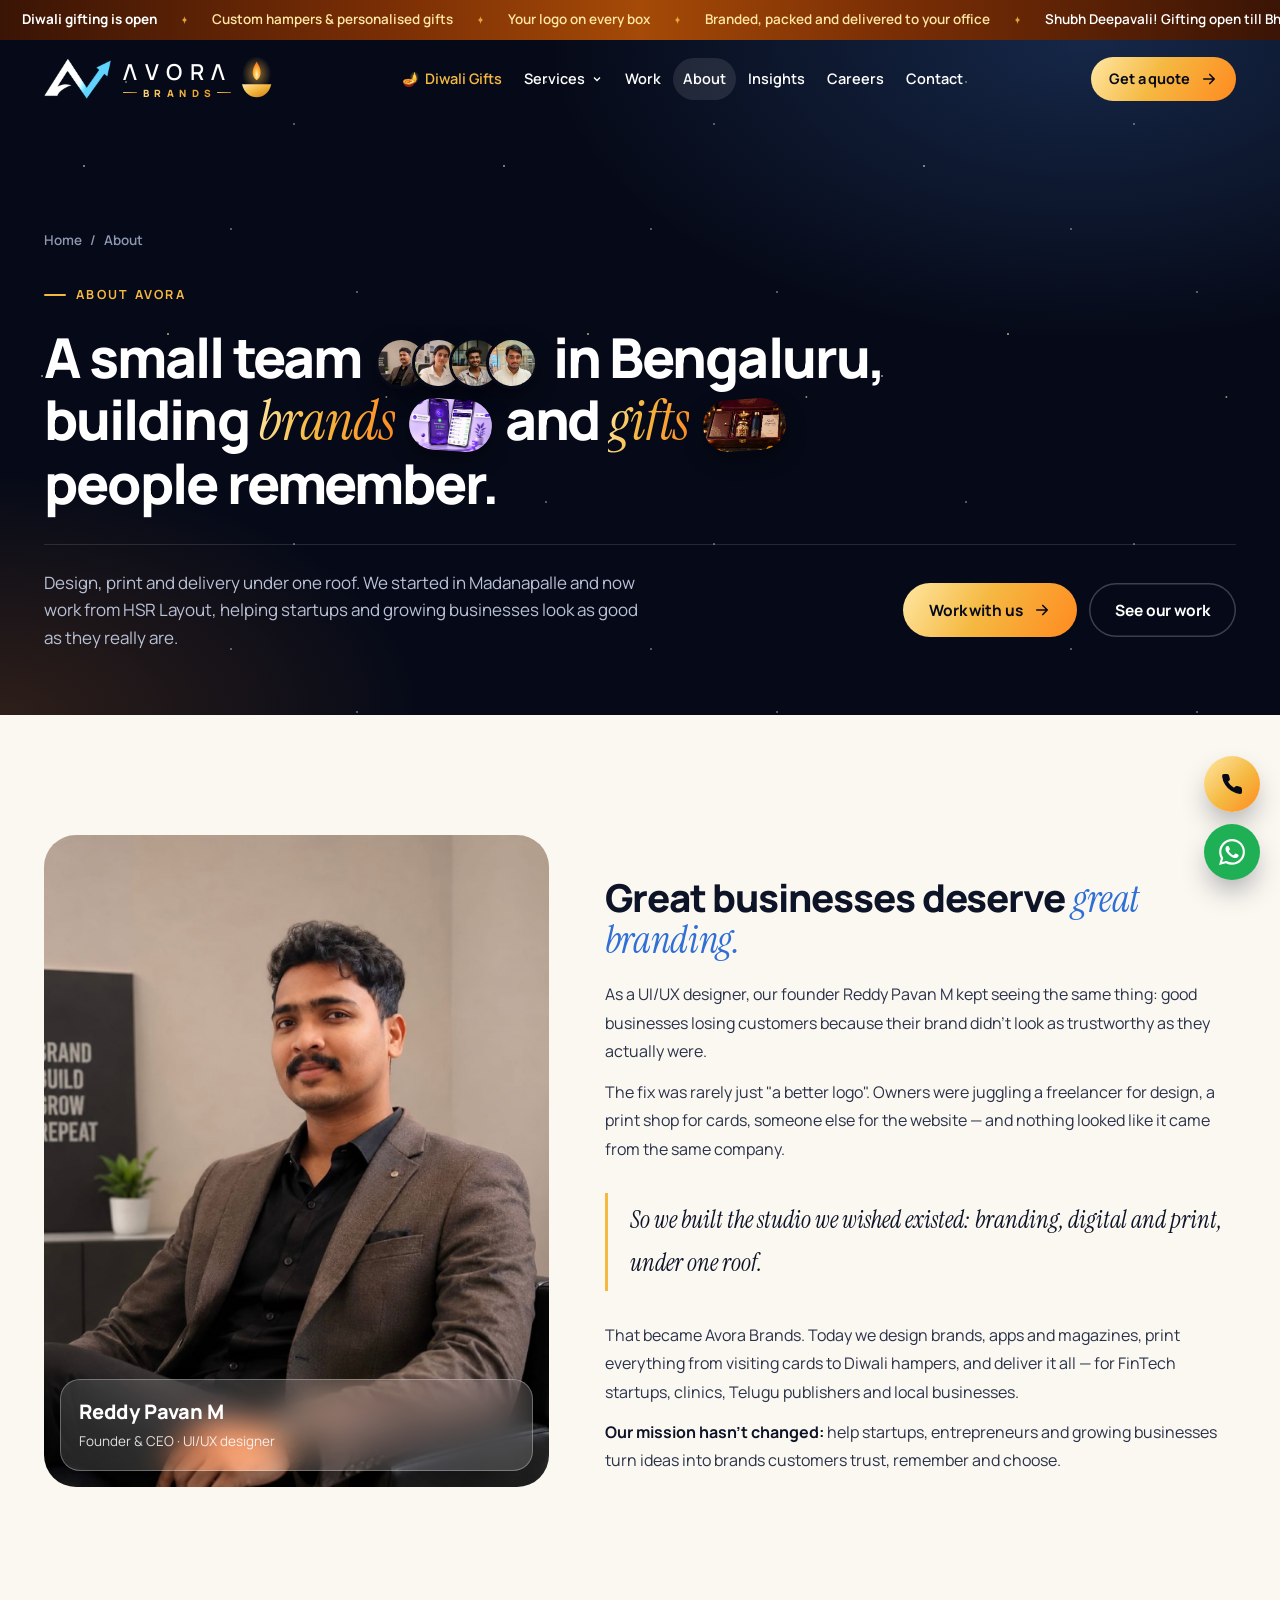
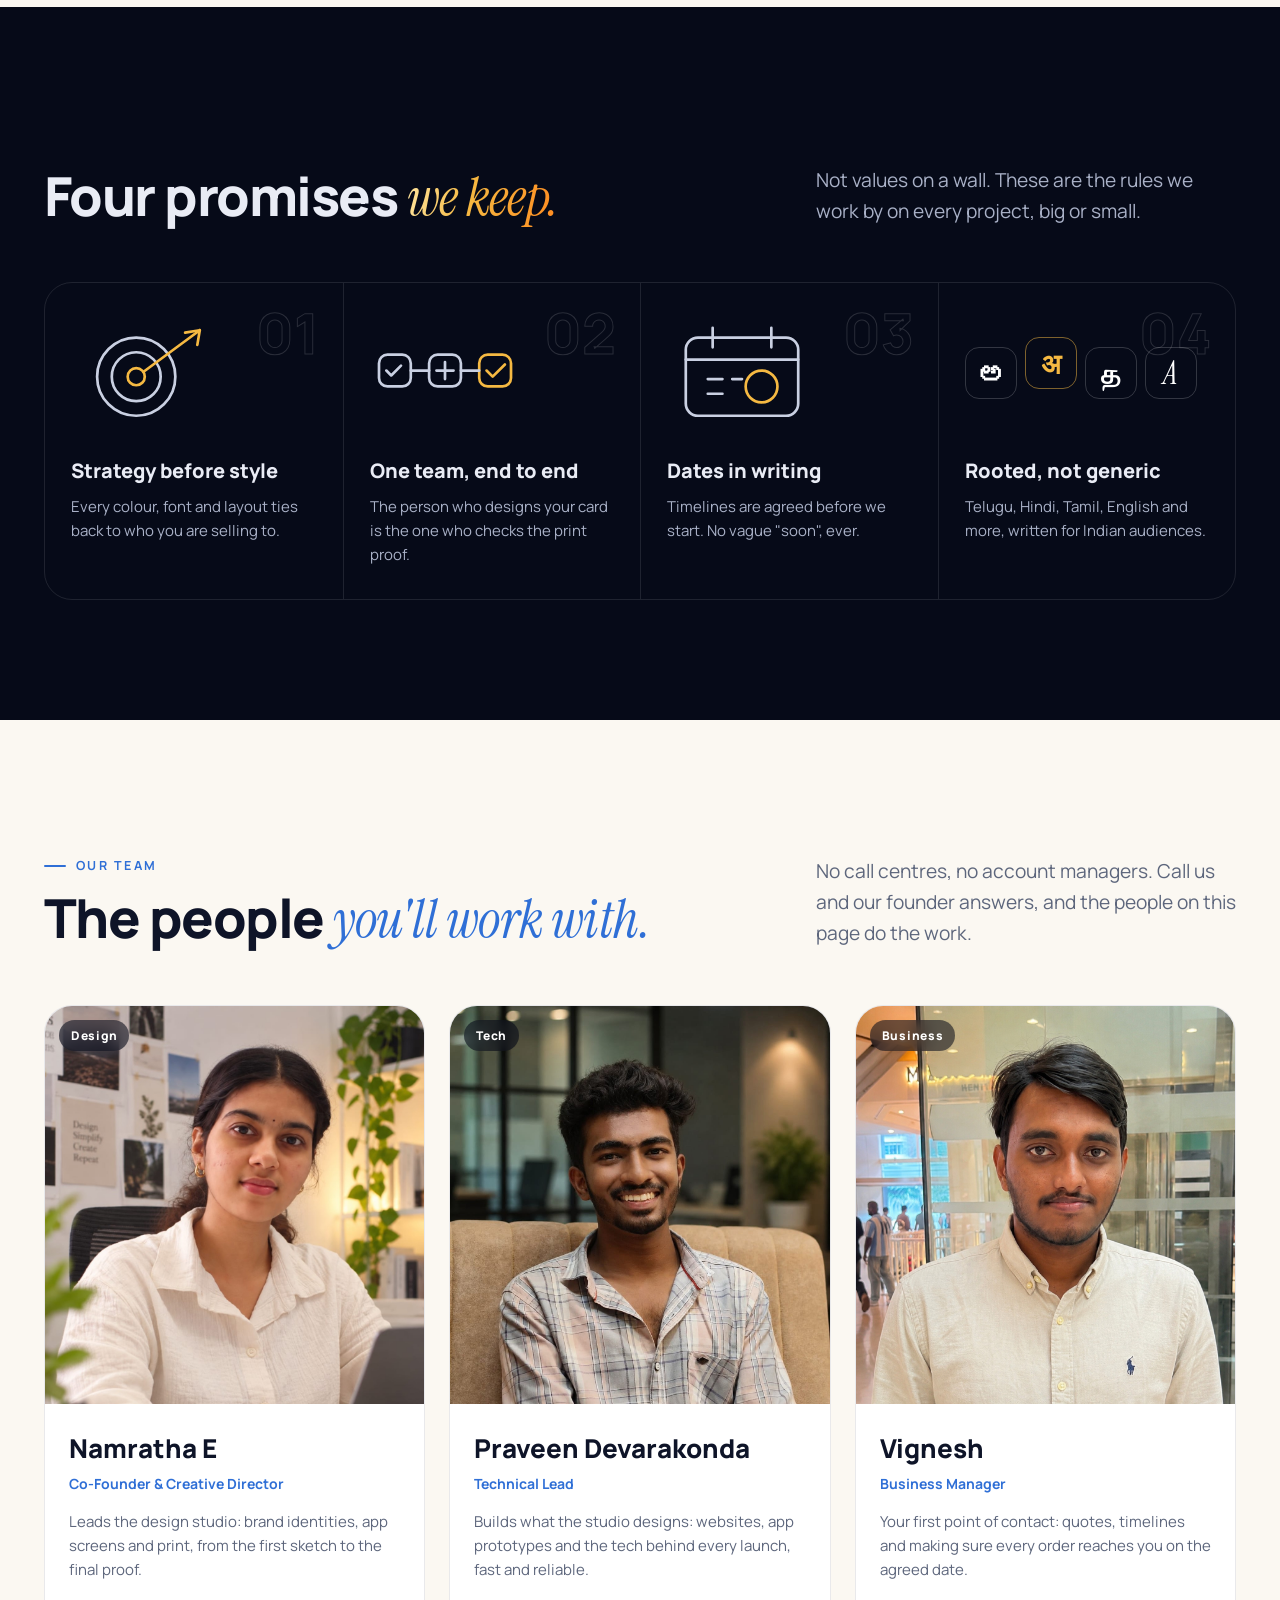
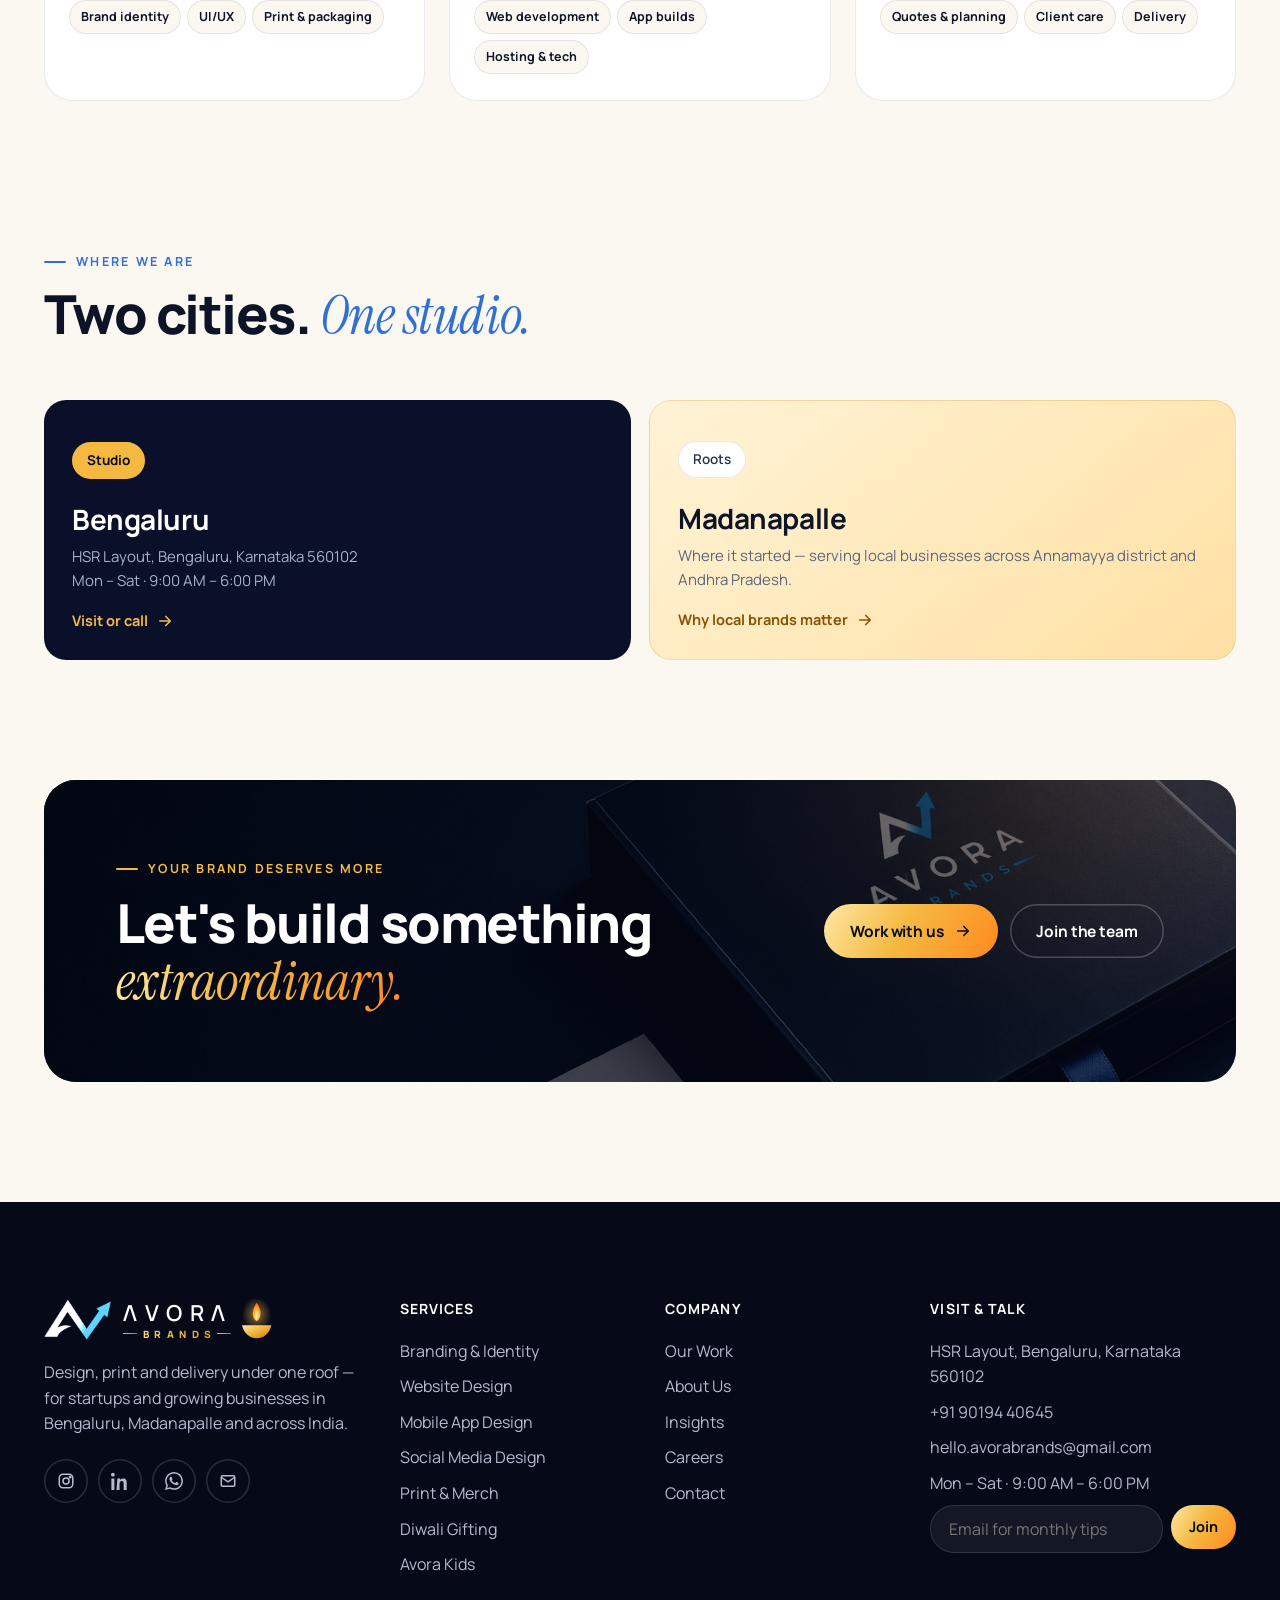
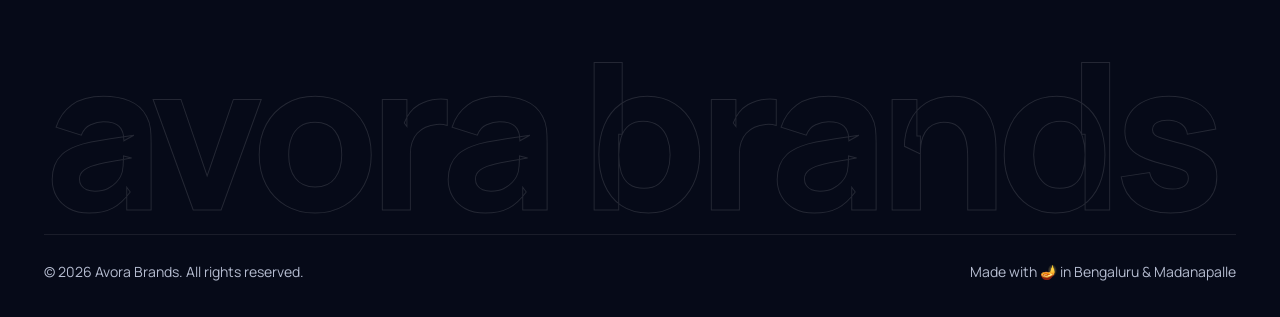
<file: about.html>
<!doctype html>
<html lang="en" class="no-js">
<head>
<meta charset="utf-8">
<meta name="viewport" content="width=device-width, initial-scale=1">
<title>About Avora Brands — The Team Behind the Brands</title>
<meta name="description" content="Avora Brands is a design, print and branding studio in HSR Layout, Bengaluru with roots in Madanapalle. Meet the founders and team.">
<meta property="og:image" content="images/founder.jpg">
<meta name="theme-color" content="#060A18">
<link rel="icon" href="data:image/svg+xml,<svg xmlns='http://www.w3.org/2000/svg' viewBox='0 0 100 100'><text y='.9em' font-size='90'>🪔</text></svg>">
<link rel="preconnect" href="https://fonts.googleapis.com"><link rel="preconnect" href="https://fonts.gstatic.com" crossorigin>
<link href="https://fonts.googleapis.com/css2?family=Instrument+Serif:ital@0;1&family=Manrope:wght@400;500;600;700;800&display=swap" rel="stylesheet">
<link rel="stylesheet" href="assets/css/site.css">
<style>
  .story{display:grid;grid-template-columns:.8fr 1fr;gap:56px;align-items:start}
  .story .prose{margin:0;max-width:none;font-size:16px}.story .prose p{margin-bottom:12px}.story .h2{font-size:clamp(28px,3vw,40px)}.story .prose.mt-32{margin-top:20px}
  .story{align-items:stretch}.story-img{position:relative;border-radius:var(--radius-lg);overflow:hidden;min-height:420px}.story-img img{position:absolute;inset:0}
  .story-img img{width:100%;height:100%;object-fit:cover;object-position:top}
  .story-img .chip{position:absolute;left:18px;bottom:18px;background:rgba(255,255,255,.16);color:#fff;border:1px solid rgba(255,255,255,.35);backdrop-filter:blur(14px) saturate(1.4);-webkit-backdrop-filter:blur(14px) saturate(1.4);font-weight:700;box-shadow:0 10px 30px -10px rgba(0,0,0,.5)}
  @media (max-width:900px){.story{grid-template-columns:1fr;gap:32px}.story-img{position:relative;top:0;max-width:none;min-height:0;height:clamp(260px,72vw,360px);aspect-ratio:auto;max-height:none}.story-img img{object-position:center 18%}.story-img .np{left:12px;right:auto;bottom:12px;padding:9px 14px;border-radius:14px}.story-img .np b{font-size:14px}.story-img .np span{font-size:11.5px}}
  .team-grid{display:grid;grid-template-columns:repeat(4,1fr);gap:18px}
  .team-grid.two{grid-template-columns:repeat(2,minmax(0,340px));justify-content:start}
  @media (max-width:900px){.team-grid{grid-template-columns:repeat(2,1fr)}}
  @media (max-width:480px){.team-grid,.team-grid.two{grid-template-columns:1fr 1fr;gap:12px}.member .cap{padding:10px 12px}.member .cap b{font-size:14px}.member .cap small{font-size:11.5px}}
  .places{display:grid;grid-template-columns:1fr 1fr;gap:18px}
  @media (max-width:760px){.places{grid-template-columns:1fr}}
</style>
</head>
<body data-page="about" class="dark-top">
<div data-header></div>
<main>
  <section class="page-hero about-hero2">
    <div class="stars"></div>
    <div class="container on-dark">
      <nav class="crumbs" aria-label="Breadcrumb"><a href="index.html">Home</a><span>/</span><span>About</span></nav>
      <span class="eyebrow reveal">About Avora</span>
      <h1 class="ax-title reveal">
        A small team
        <span class="ax-faces"><img src="images/founder.jpg" alt="Reddy Pavan M"><img src="images/about-namratha.jpg" alt="Namratha E"><img src="images/about-praveen.jpg" alt="Praveen Devarakonda"><img src="images/about-vignesh.jpg" alt="Vignesh"></span>
        in Bengaluru, building <span class="serif gold-text">brands</span>
        <span class="ax-pill w"><img src="images/cashalert-app-thumb.jpg" alt="CashAlert app design"></span>
        and <span class="serif gold-text">gifts</span>
        <span class="ax-pill"><img src="images/hamper-clients.jpg" alt="Diwali gift hamper"></span>
        people remember.
      </h1>
      <div class="ax5-foot reveal" style="--d:.2s">
        <p>Design, print and delivery under one roof. We started in Madanapalle and now work from HSR Layout, helping startups and growing businesses look as good as they really are.</p>
        <div class="btn-row"><a class="btn btn--gold" href="contact.html" data-magnetic>Work with us <i data-i="arrow"></i></a><a class="btn btn--ghost" href="work.html">See our work</a></div>
      </div>
    </div>
  </section>


  <section class="section">
    <div class="container story">
      <div class="story-img reveal-scale"><img src="images/founder.jpg" alt="Reddy Pavan M, Founder & CEO"><div class="np"><div><b>Reddy Pavan M</b><span>Founder &amp; CEO · UI/UX designer</span></div></div></div>
      <div>
        <span class="eyebrow reveal">Our story</span>
        <h2 class="h2 mt-16 reveal">Great businesses deserve <span class="serif blue-text">great branding.</span></h2>
        <div class="prose mt-32 reveal">
          <p>As a UI/UX designer, our founder Reddy Pavan M kept seeing the same thing: good businesses losing customers because their brand didn't look as trustworthy as they actually were.</p>
          <p>The fix was rarely just "a better logo". Owners were juggling a freelancer for design, a print shop for cards, someone else for the website — and nothing looked like it came from the same company.</p>
          <blockquote>So we built the studio we wished existed: branding, digital and print, under one roof.</blockquote>
          <p>That became Avora Brands. Today we design brands, apps and magazines, print everything from visiting cards to Diwali hampers, and deliver it all — for FinTech startups, clinics, Telugu publishers and local businesses.</p>
          <p><strong>Our mission hasn't changed:</strong> help startups, entrepreneurs and growing businesses turn ideas into brands customers trust, remember and choose.</p>
        </div>
      </div>
    </div>
  </section>


  <section class="section section--dark believe">
    <div class="container">
      <div class="sec-head"><div><span class="eyebrow reveal">What we believe</span><h2 class="h2 reveal">Four promises <span class="serif gold-text">we keep.</span></h2></div>
        <p class="lead reveal" style="max-width:420px">Not values on a wall. These are the rules we work by on every project, big or small.</p></div>
      <div class="pillars"><article class="pl reveal" style="--d:0.00s"><span class="pl-n">01</span><div class="pl-vis"><svg viewBox="0 0 120 90" fill="none" stroke="currentColor" stroke-width="2.2" stroke-linecap="round" stroke-linejoin="round" aria-hidden="true"><circle class="dr" cx="52" cy="48" r="32"/><circle class="dr" cx="52" cy="48" r="20"/><circle class="dr gd" cx="52" cy="48" r="7"/><path class="dr gd" d="M104 10 L58 44"/><path class="dr gd" d="M104 10 l-12 2 m12 -2 l-2 12"/></svg></div><h3>Strategy before style</h3><p>Every colour, font and layout ties back to who you are selling to.</p></article><article class="pl reveal" style="--d:0.08s"><span class="pl-n">02</span><div class="pl-vis"><svg viewBox="0 0 120 90" fill="none" stroke="currentColor" stroke-width="2.2" stroke-linecap="round" stroke-linejoin="round" aria-hidden="true"><rect class="dr" x="6" y="30" width="26" height="26" rx="7"/><rect class="dr" x="47" y="30" width="26" height="26" rx="7"/><rect class="dr gd" x="88" y="30" width="26" height="26" rx="7"/><path class="dr" d="M32 43 h15 M73 43 h15"/><path class="dr" d="M12 43 l4 4 l8 -8"/><path class="dr" d="M53 43 h14 M60 36 v14"/><path class="dr gd" d="M94 43 l5 5 l10 -10"/></svg></div><h3>One team, end to end</h3><p>The person who designs your card is the one who checks the print proof.</p></article><article class="pl reveal" style="--d:0.16s"><span class="pl-n">03</span><div class="pl-vis"><svg viewBox="0 0 120 90" fill="none" stroke="currentColor" stroke-width="2.2" stroke-linecap="round" stroke-linejoin="round" aria-hidden="true"><rect class="dr" x="14" y="16" width="92" height="64" rx="10"/><path class="dr" d="M14 34 h92 M36 8 v16 M84 8 v16"/><circle class="dr gd" cx="76" cy="56" r="13"/><path class="dr" d="M32 50 h12 M32 62 h12 M52 50 h8"/></svg></div><h3>Dates in writing</h3><p>Timelines are agreed before we start. No vague "soon", ever.</p></article><article class="pl reveal" style="--d:0.24s"><span class="pl-n">04</span><div class="pl-vis"><div class="pl-langs" aria-hidden="true"><span>అ</span><span>अ</span><span>த</span><span>A</span></div></div><h3>Rooted, not generic</h3><p>Telugu, Hindi, Tamil, English and more, written for Indian audiences.</p></article></div>
    </div>
  </section>

  <section class="section team2">
    <div class="container">
      <div class="sec-head"><div><span class="eyebrow reveal">Our team</span><h2 class="h2 reveal">The people <span class="serif blue-text">you'll work with.</span></h2></div>
        <p class="lead reveal" style="max-width:420px">No call centres, no account managers. Call us and our founder answers, and the people on this page do the work.</p></div>
      <div class="tm-grid">
        <article class="tm reveal">
          <div class="tm-img"><img src="images/about-namratha.jpg" alt="Namratha E, Co-Founder &amp; Creative Director" loading="lazy"><span class="tm-tag">Design</span></div>
          <div class="tm-body"><h3>Namratha E</h3><p class="tm-role">Co-Founder &amp; Creative Director</p>
            <p>Leads the design studio: brand identities, app screens and print, from the first sketch to the final proof.</p>
            <ul class="tm-skills"><li>Brand identity</li><li>UI/UX</li><li>Print &amp; packaging</li></ul></div>
        </article>
        <article class="tm reveal" style="--d:.1s">
          <div class="tm-img"><img src="images/about-praveen.jpg" alt="Praveen Devarakonda, Technical Lead" loading="lazy"><span class="tm-tag">Tech</span></div>
          <div class="tm-body"><h3>Praveen Devarakonda</h3><p class="tm-role">Technical Lead</p>
            <p>Builds what the studio designs: websites, app prototypes and the tech behind every launch, fast and reliable.</p>
            <ul class="tm-skills"><li>Web development</li><li>App builds</li><li>Hosting &amp; tech</li></ul></div>
        </article>
        <article class="tm reveal" style="--d:.2s">
          <div class="tm-img"><img src="images/about-vignesh.jpg" alt="Vignesh, Business Manager" loading="lazy"><span class="tm-tag">Business</span></div>
          <div class="tm-body"><h3>Vignesh</h3><p class="tm-role">Business Manager</p>
            <p>Your first point of contact: quotes, timelines and making sure every order reaches you on the agreed date.</p>
            <ul class="tm-skills"><li>Quotes &amp; planning</li><li>Client care</li><li>Delivery</li></ul></div>
        </article>
      </div>
    </div>
  </section>


  <section class="section" style="padding-top:24px">
    <div class="container">
      <div class="sec-head"><div><span class="eyebrow reveal">Where we are</span><h2 class="h2 reveal">Two cities. <span class="serif blue-text">One studio.</span></h2></div></div>
      <div class="places">
        <div class="tile tile--navy reveal" style="min-height:260px"><span class="chip chip--gold" style="align-self:flex-start">Studio</span><h3 class="h3 mt-24">Bengaluru</h3><p>HSR Layout, Bengaluru, Karnataka 560102<br>Mon – Sat · 9:00 AM – 6:00 PM</p><a class="tile-cta" style="color:var(--gold)" href="contact.html">Visit or call <i data-i="arrow"></i></a></div>
        <div class="tile tile--gold reveal" style="min-height:260px;--d:.08s"><span class="chip" style="align-self:flex-start">Roots</span><h3 class="h3 mt-24">Madanapalle</h3><p>Where it started — serving local businesses across Annamayya district and Andhra Pradesh.</p><a class="tile-cta" style="color:#8A5300" href="post.html?p=madanapalle-branding">Why local brands matter <i data-i="arrow"></i></a></div>
      </div>
    </div>
  </section>

  <section class="section" style="padding-top:0">
    <div class="container"><div class="cta-band cta-band--photo on-dark" style="grid-template-columns:1fr auto">
      <img class="cta-bg" src="images/about-cta.jpg" alt="" aria-hidden="true" loading="lazy">
      <div style="position:relative;z-index:2"><span class="eyebrow">Your brand deserves more</span><h2 class="h2 mt-16">Let's build something <span class="serif gold-text">extraordinary.</span></h2></div>
      <div class="btn-row"><a class="btn btn--gold" href="contact.html" data-magnetic>Work with us <i data-i="arrow"></i></a><a class="btn btn--ghost" href="careers.html">Join the team</a></div>
    </div></div>
  </section>
</main>
<div data-footer></div>
<script src="assets/js/data.js"></script>
<script>
</script>
<script src="assets/js/site.js"></script>
</body>
</html>
</file>
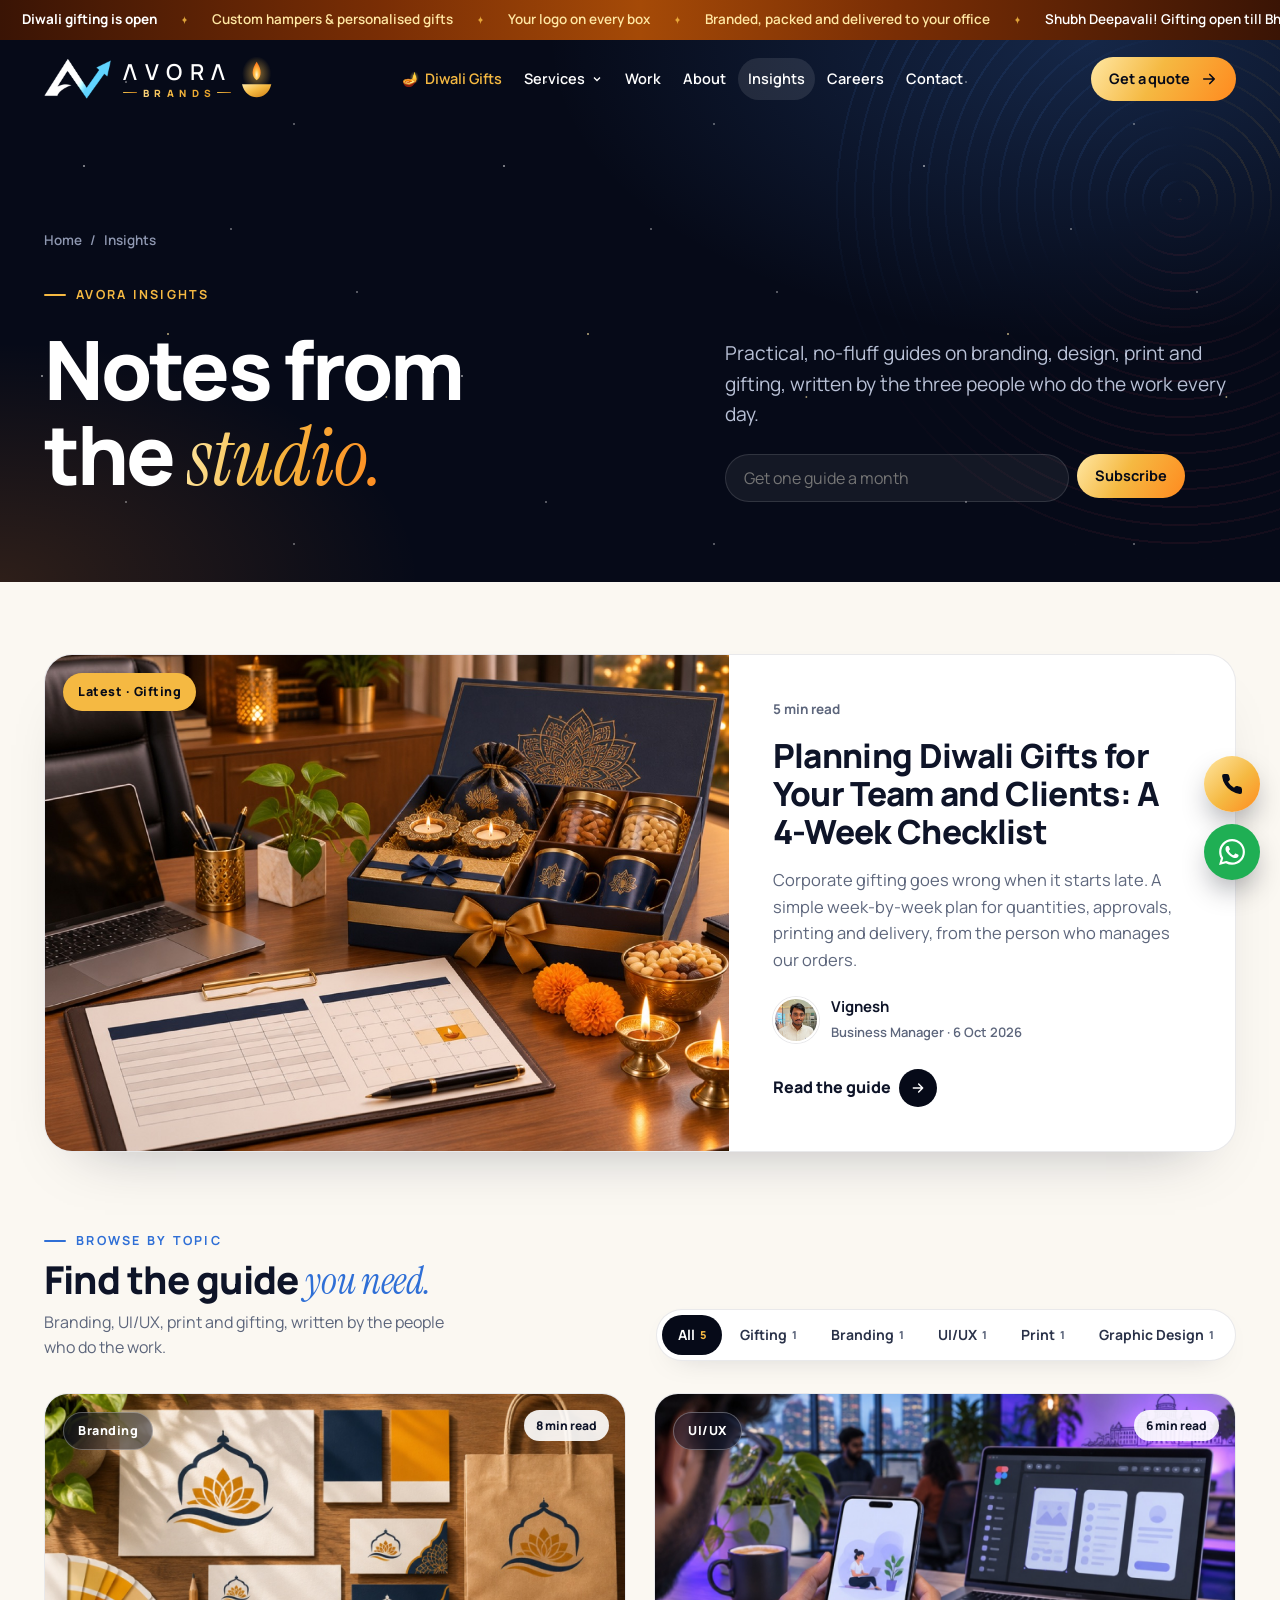
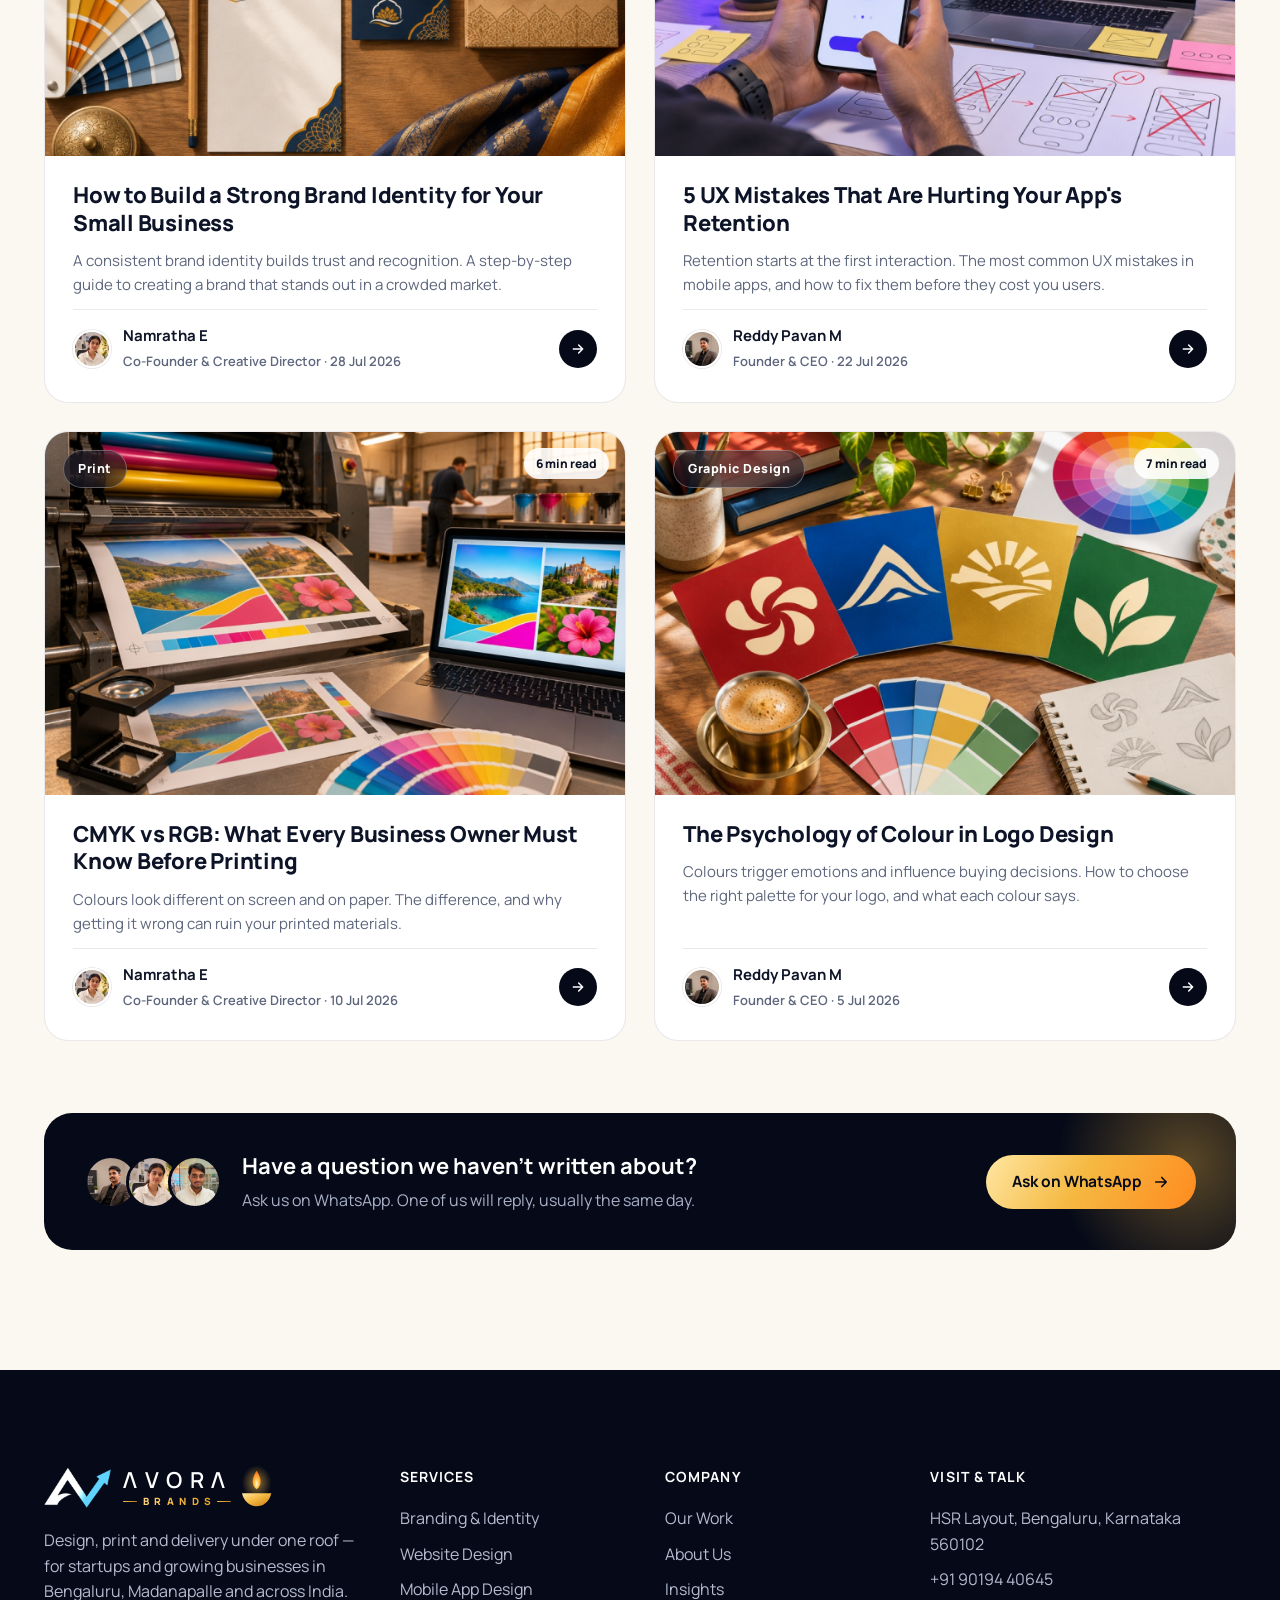
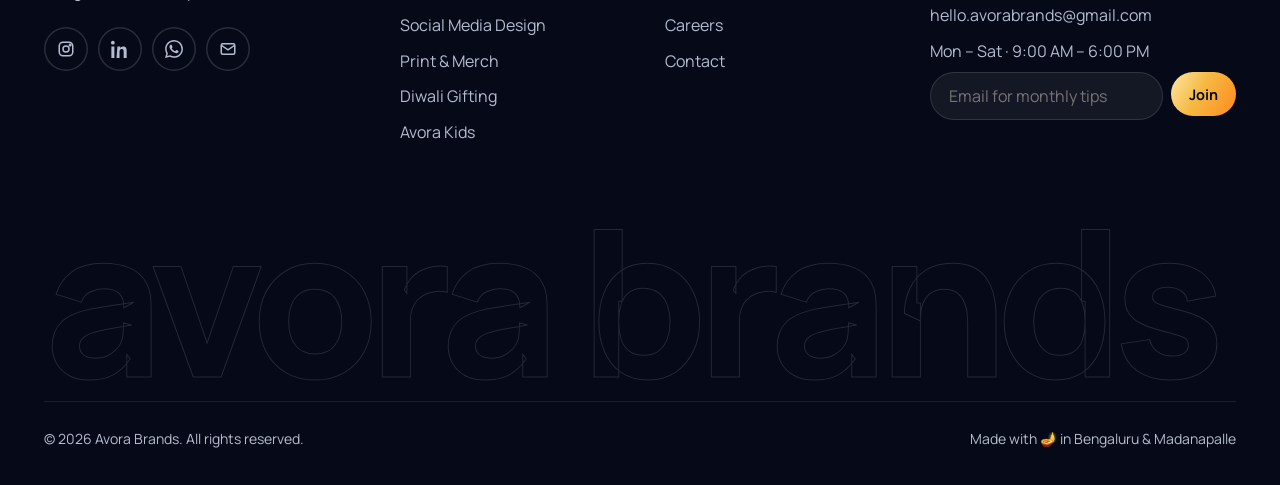
<file: blog.html>
<!doctype html>
<html lang="en" class="no-js">
<head>
<meta charset="utf-8">
<meta name="viewport" content="width=device-width, initial-scale=1">
<title>Insights — Branding, Design, Print & Gifting Guides | Avora Brands</title>
<meta name="description" content="Practical guides on branding, UI/UX, print and Diwali gifting, written by the Avora Brands founders and team.">
<meta name="theme-color" content="#060A18">
<link rel="icon" href="data:image/svg+xml,<svg xmlns='http://www.w3.org/2000/svg' viewBox='0 0 100 100'><text y='.9em' font-size='90'>🪔</text></svg>">
<link rel="preconnect" href="https://fonts.googleapis.com"><link rel="preconnect" href="https://fonts.gstatic.com" crossorigin>
<link href="https://fonts.googleapis.com/css2?family=Instrument+Serif:ital@0;1&family=Manrope:wght@400;500;600;700;800&display=swap" rel="stylesheet">
<link rel="stylesheet" href="assets/css/site.css">
<style>
  .ins{padding-top:72px}
  /* feature */
  .ins-feat{display:grid;grid-template-columns:1.35fr 1fr;gap:0;border-radius:28px;overflow:hidden;background:#fff;border:1px solid var(--line);box-shadow:0 30px 60px -40px rgba(10,16,41,.35);transition:.45s var(--ease)}
  .ins-feat:hover{transform:translateY(-4px)}
  .ins-feat .im{position:relative;min-height:440px;overflow:hidden}
  .ins-feat .im img{position:absolute;inset:0;width:100%;height:100%;object-fit:cover;transition:transform 1.2s var(--ease)}
  .ins-feat:hover .im img,.ins-card:hover .im img{transform:scale(1.05)}
  .ins-feat .tx{padding:44px;display:flex;flex-direction:column;gap:16px;justify-content:center}
  .ins-feat h2{font-size:clamp(26px,2.6vw,36px);line-height:1.15;letter-spacing:-.02em;font-weight:800;color:var(--ink)}
  .ins-feat p{color:var(--muted);font-size:16.5px}
  .ins-tag{position:absolute;left:18px;top:18px;display:inline-flex;gap:8px;align-items:center;padding:8px 14px;border-radius:999px;font-size:12.5px;font-weight:800;letter-spacing:.04em;color:#fff;background:rgba(10,16,41,.45);border:1px solid rgba(255,255,255,.3);backdrop-filter:blur(12px);-webkit-backdrop-filter:blur(12px)}
  .ins-tag.gold{background:var(--gold);color:var(--navy-950);border-color:transparent}
  .ins-by{display:flex;align-items:center;gap:12px;margin-top:6px}
  .ins-by img{width:46px;height:46px;border-radius:50%;object-fit:cover;object-position:top;border:2px solid #fff;box-shadow:0 0 0 1px var(--line)}
  .ins-by b{display:block;font-size:15px;color:var(--ink)}
  .ins-by small{font-size:13px;color:var(--muted);font-weight:600}
  .ins-go{display:inline-flex;align-items:center;gap:8px;font-weight:800;color:var(--ink);margin-top:8px}
  .ins-go .ic{width:38px;height:38px;border-radius:50%;display:grid;place-items:center;background:var(--navy-950);color:#fff;transition:.35s var(--ease)}
  .ins-go .ic svg{width:16px;height:16px}
  .ins-feat:hover .ins-go .ic,.ins-card:hover .ins-go .ic{background:var(--gold);color:var(--navy-950);transform:translateX(4px)}
  /* voices */
  .ins-voices{margin:72px 0 32px;display:flex;align-items:flex-end;justify-content:space-between;gap:24px;flex-wrap:wrap}
  .ins-voices h2{font-size:clamp(28px,3vw,40px);font-weight:800;letter-spacing:-.02em;line-height:1.1}
  .ins-voices p{color:var(--muted);margin-top:8px;max-width:420px}
  .vo{position:relative;display:inline-flex;align-items:center;gap:2px;padding:5px;border-radius:999px;background:#fff;border:1px solid var(--line);box-shadow:0 10px 30px -20px rgba(10,16,41,.35)}
  .vo .pill{position:absolute;top:5px;bottom:5px;left:0;border-radius:999px;background:var(--navy-950);transition:transform .45s var(--ease),width .45s var(--ease);z-index:0}
  .vo button{position:relative;z-index:1;display:flex;align-items:center;gap:8px;height:40px;padding:0 16px;border:0;border-radius:999px;background:none;font:inherit;font-weight:700;font-size:14px;color:var(--ink-2);cursor:pointer;white-space:nowrap;transition:color .3s}
  .vo button.has-img{padding-left:5px}
  .vo button img{width:30px;height:30px;border-radius:50%;object-fit:cover;object-position:top}
  .vo button sup{font-size:11px;font-weight:800;color:var(--muted);top:-.5em;margin-left:-3px;transition:color .3s}
  .vo button:hover{color:var(--ink)}
  .vo button.on{color:#fff}
  .vo button.on sup{color:var(--gold)}
  /* grid */
  .ins-grid{display:grid;grid-template-columns:repeat(2,1fr);gap:28px}
  .ins-card{display:flex;flex-direction:column;background:#fff;border:1px solid var(--line);border-radius:24px;overflow:hidden;transition:.45s var(--ease)}
  .ins-card:hover{transform:translateY(-4px);box-shadow:var(--shadow)}
  .ins-card .im{position:relative;aspect-ratio:16/10;overflow:hidden}
  .ins-card .im img{width:100%;height:100%;object-fit:cover;transition:transform 1.2s var(--ease)}
  .ins-card .rt{position:absolute;right:16px;top:16px;padding:6px 12px;border-radius:999px;background:rgba(255,255,255,.9);font-size:12px;font-weight:800;color:var(--ink)}
  .ins-card .tx{padding:26px 28px 28px;display:flex;flex-direction:column;gap:12px;flex:1}
  .ins-card h3{font-size:22px;line-height:1.25;font-weight:800;letter-spacing:-.01em;color:var(--ink)}
  .ins-card p{color:var(--muted);font-size:15px;display:-webkit-box;-webkit-line-clamp:2;-webkit-box-orient:vertical;overflow:hidden}
  .ins-card .ft{margin-top:auto;padding-top:14px;border-top:1px solid var(--line);display:flex;align-items:center;justify-content:space-between;gap:12px}
  .ins-card .ins-by{margin:0}
  .ins-card .ins-by img{width:38px;height:38px}
  .ins-card .ins-go{margin:0}
  .ins-empty{display:none}
  /* ask strip */
  .ins-ask{margin-top:72px;border-radius:28px;background:var(--navy-950);color:#fff;padding:36px 40px;display:flex;align-items:center;justify-content:space-between;gap:24px;flex-wrap:wrap;position:relative;overflow:hidden}
  .ins-ask::after{content:"";position:absolute;right:-80px;top:-80px;width:260px;height:260px;border-radius:50%;background:radial-gradient(circle,rgba(245,185,66,.35),transparent 70%)}
  .ins-ask .fc{display:flex}
  .ins-ask .fc img{width:54px;height:54px;border-radius:50%;object-fit:cover;object-position:top;border:3px solid var(--navy-950);margin-left:-12px}
  .ins-ask .fc img:first-child{margin-left:0}
  .ins-ask .l{display:flex;align-items:center;gap:20px;position:relative;z-index:1}
  .ins-ask b{font-size:22px;display:block}
  .ins-ask p{color:#A9B1C7;margin-top:4px}
  .ins-ask .btn{position:relative;z-index:1}
  .ins-voices>div:first-child{flex:1 1 420px}
  @media (max-width:900px){
    .ins-feat{grid-template-columns:1fr}.ins-feat .im{min-height:0;aspect-ratio:16/10}.ins-feat .tx{padding:28px}
    .ins-grid{grid-template-columns:1fr;gap:22px}
    .ins-voices{margin-top:56px}
    .ins-ask{padding:28px}.ins-ask .l{flex-direction:column;align-items:flex-start}
  }
  @media (max-width:560px){
    .vo{max-width:100%;overflow-x:auto;scrollbar-width:none;gap:0}
    .vo button{flex:none;padding:0 10px;font-size:13px;gap:6px;height:36px}.vo button img{width:26px;height:26px}.vo button sup{display:none}
    .vo button.has-img{padding-left:5px}
    .ins-card .tx{padding:22px}
  }
</style>
</head>
<body data-page="blog" class="dark-top">
<div data-header></div>
<main>
  <section class="page-hero" style="padding-bottom:80px">
    <div class="stars"></div><div class="rangoli-bg"></div>
    <div class="container on-dark page-hero-split">
      <div>
        <nav class="crumbs" aria-label="Breadcrumb"><a href="index.html">Home</a><span>/</span><span>Insights</span></nav>
        <span class="eyebrow reveal">Avora Insights</span>
        <h1 class="h-display mt-24" data-split>Notes from<br>the <span class="serif gold-text">studio.</span></h1>
      </div>
      <div>
        <p class="lead reveal" style="--d:.3s">Practical, no-fluff guides on branding, design, print and gifting, written by the three people who do the work every day.</p>
        <form class="news mt-24 reveal" data-news style="max-width:460px;--d:.4s"><input type="email" required placeholder="Get one guide a month" aria-label="Email"><button class="btn btn--gold btn--sm" type="submit">Subscribe</button></form>
      </div>
    </div>
  </section>

  <section class="section ins">
    <div class="container">
      <div id="feature"></div>

      <div class="ins-voices">
        <div><span class="eyebrow reveal">Browse by topic</span><h2 class="reveal mt-8">Find the guide <span class="serif blue-text">you need.</span></h2>
          <p class="reveal">Branding, UI/UX, print and gifting, written by the people who do the work.</p></div>
        <div class="vo reveal" id="vo" role="tablist" aria-label="Filter by topic"></div>
      </div>

      <div class="ins-grid" id="posts"></div>

      <div class="ins-ask reveal">
        <div class="l"><div class="fc"><img src="images/founder.jpg" alt=""><img src="images/about-namratha.jpg" alt=""><img src="images/about-vignesh.jpg" alt=""></div>
          <div><b>Have a question we haven't written about?</b><p>Ask us on WhatsApp. One of us will reply, usually the same day.</p></div></div>
        <a class="btn btn--gold" id="askWa" href="contact.html" target="_blank" rel="noopener">Ask on WhatsApp <i data-i="arrow"></i></a>
      </div>
    </div>
  </section>
</main>
<div data-footer></div>
<script src="assets/js/data.js"></script>
<script>
  (() => {
    const FACE = { 'Reddy Pavan M': 'images/founder.jpg', 'Namratha E': 'images/about-namratha.jpg', 'Vignesh': 'images/about-vignesh.jpg' };
    const ROLE = { 'Reddy Pavan M': 'Founder', 'Namratha E': 'Co-Founder', 'Vignesh': 'Business Manager' };
    const fmt = d => new Date(d).toLocaleDateString('en-IN', { day: 'numeric', month: 'short', year: 'numeric' });
    const arrow = '<span class="ic"><i data-i="arrow"></i></span>';
    const by = p => `<div class="ins-by"><img src="${FACE[p.author]}" alt=""><div><b>${p.author}</b><small>${p.role} · ${fmt(p.date)}</small></div></div>`;
    const [first, ...rest] = POSTS;
    const feat = document.getElementById('feature');
    feat.innerHTML = `<a class="ins-feat reveal" href="post.html?p=${first.id}">
      <div class="im"><img src="${first.img}" alt=""><span class="ins-tag gold">Latest · ${first.cat}</span></div>
      <div class="tx"><span class="muted" style="font-weight:700;font-size:13.5px">${first.read}</span><h2>${first.title}</h2><p>${first.excerpt}</p>${by(first)}<span class="ins-go">Read the guide ${arrow}</span></div></a>`;
    const card = (p, i) => `<a class="ins-card reveal" style="--d:${(i % 2) * .08}s" href="post.html?p=${p.id}" data-c="${p.cat}">
      <div class="im"><img src="${p.img}" alt="" loading="lazy"><span class="ins-tag">${p.cat}</span><span class="rt">${p.read}</span></div>
      <div class="tx"><h3>${p.title}</h3><p>${p.excerpt}</p><div class="ft">${by(p)}<span class="ins-go">${arrow}</span></div></div></a>`;
    const grid = document.getElementById('posts');
    const render = a => {
      const list = a === 'All' ? rest : POSTS.filter(p => p.cat === a);
      feat.style.display = a === 'All' ? '' : 'none';
      grid.innerHTML = list.map(card).join('');
      if (window.renderIcons) renderIcons(grid);
      grid.querySelectorAll('.reveal').forEach(el => el.classList.add('in'));
    };
    const cats = [...new Set(POSTS.map(p => p.cat))];
    const vo = document.getElementById('vo');
    vo.innerHTML = `<span class="pill" aria-hidden="true"></span><button class="on" data-a="All" role="tab" aria-selected="true">All<sup>${POSTS.length}</sup></button>` +
      cats.map(c => `<button data-a="${c}" role="tab" aria-selected="false">${c}<sup>${POSTS.filter(p => p.cat === c).length}</sup></button>`).join('');
    const pill = vo.querySelector('.pill');
    const movePill = () => { const b = vo.querySelector('button.on'); pill.style.width = b.offsetWidth + 'px'; pill.style.transform = `translateX(${b.offsetLeft}px)`; };
    movePill(); addEventListener('resize', movePill); document.fonts && document.fonts.ready.then(movePill);
    vo.addEventListener('click', e => {
      const b = e.target.closest('button'); if (!b) return;
      vo.querySelectorAll('button').forEach(x => { x.classList.toggle('on', x === b); x.setAttribute('aria-selected', x === b); });
      movePill(); render(b.dataset.a);
    });
    grid.innerHTML = rest.map(card).join('');
    document.getElementById('askWa').href = wa('Hi Avora, I have a question about ');
  })();
</script>
<script src="assets/js/site.js"></script>
</body>
</html>
</file>
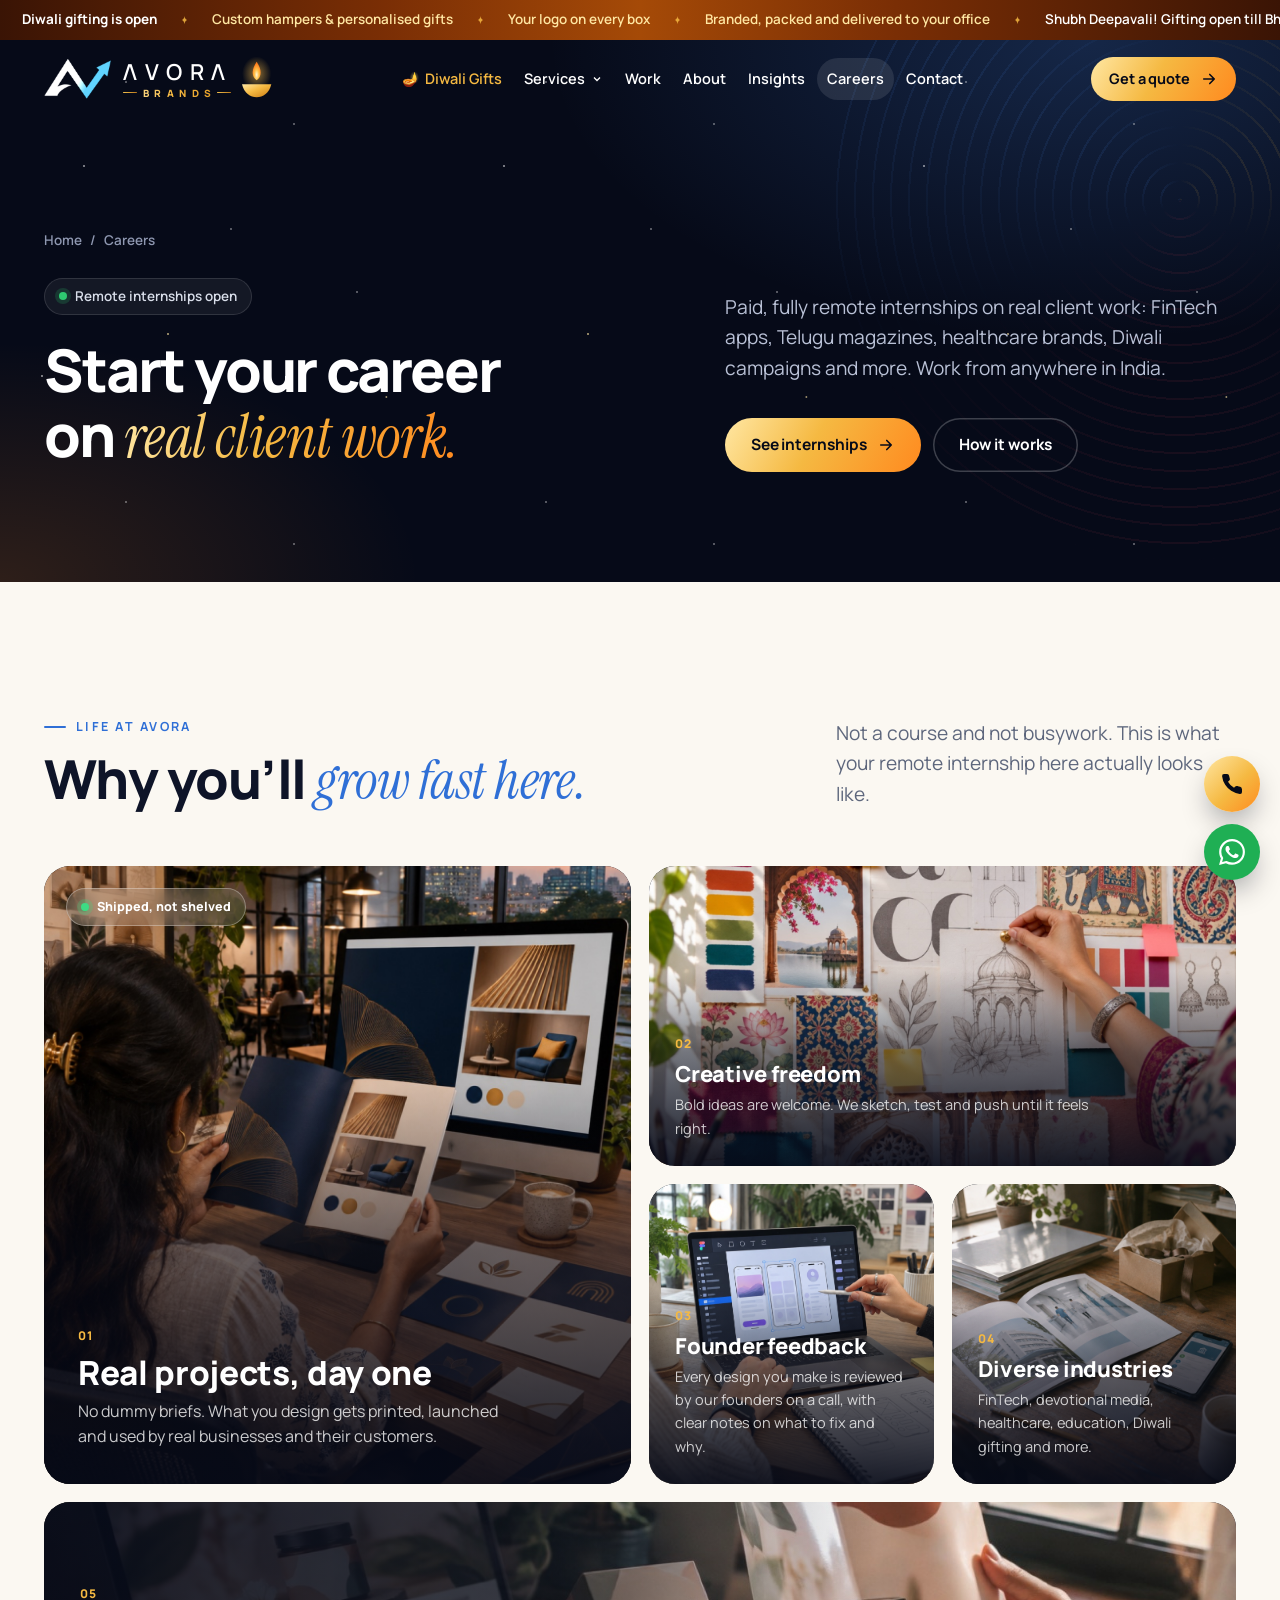
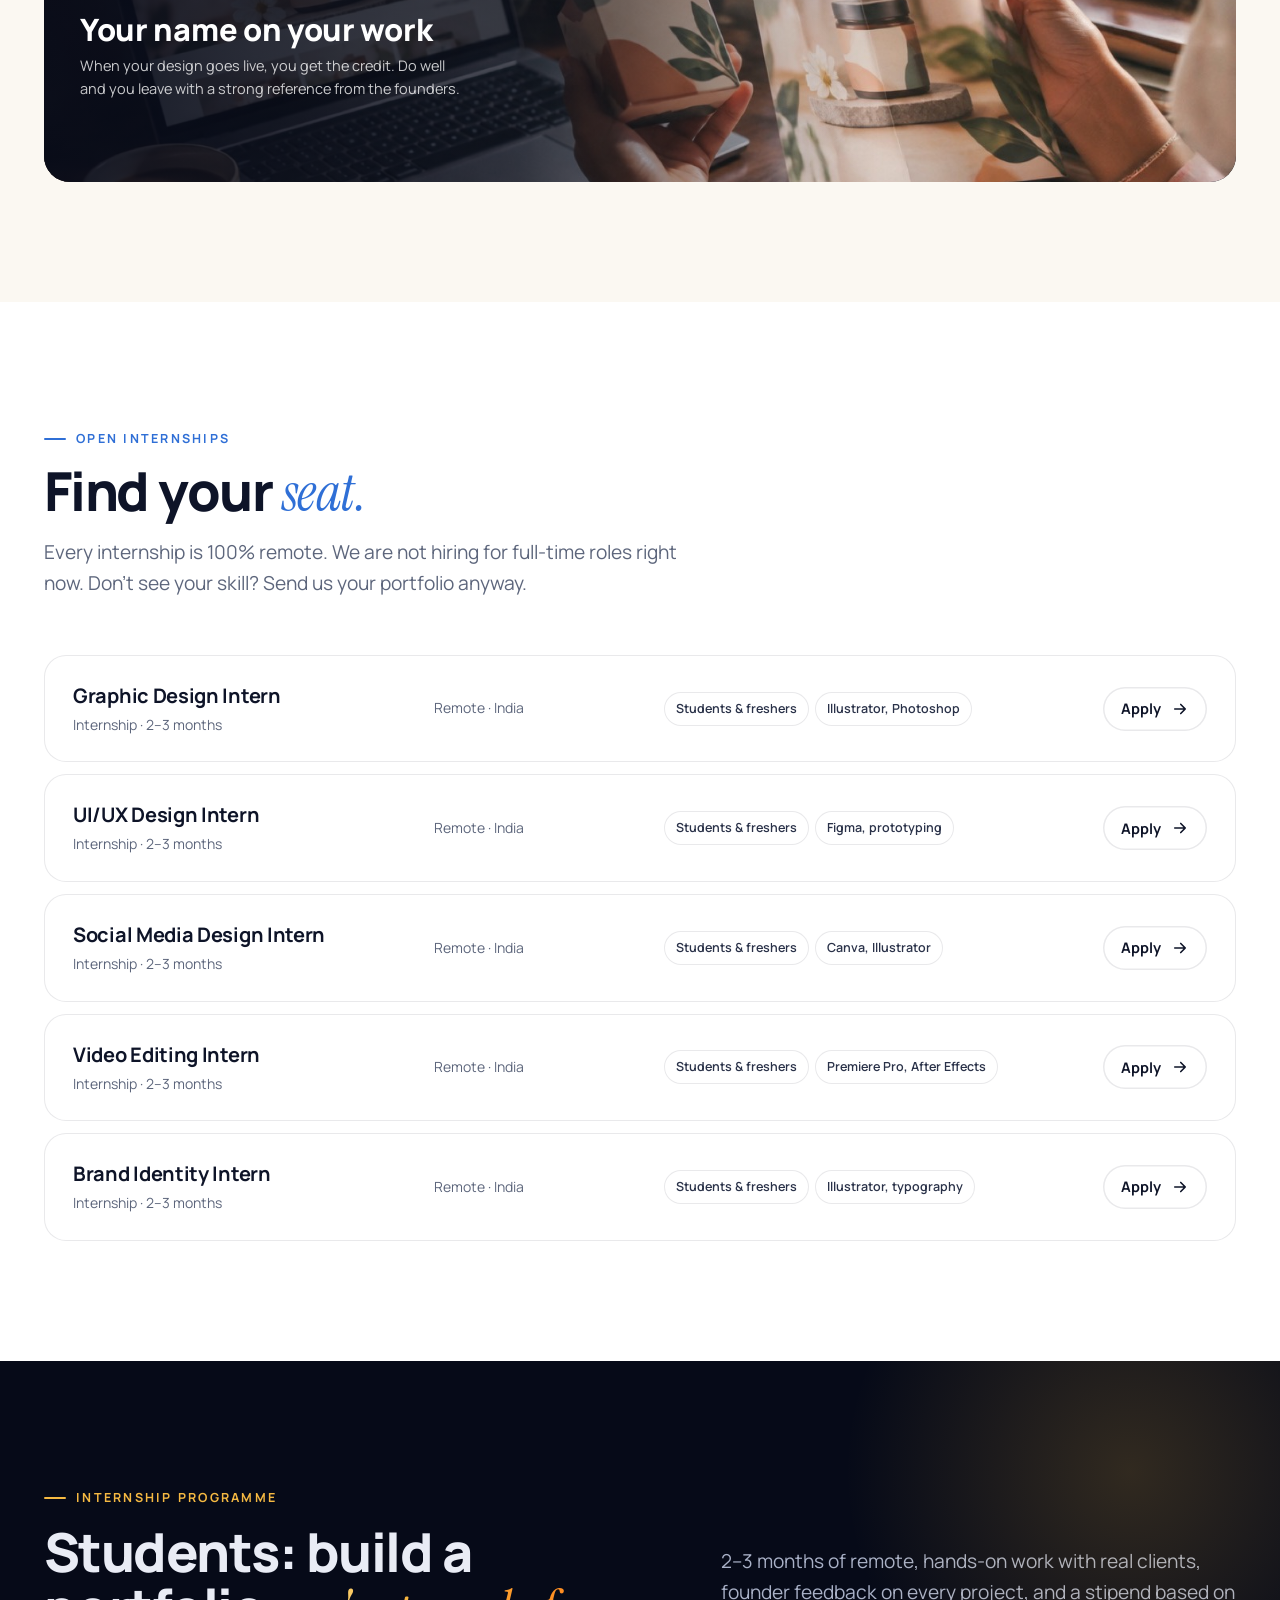
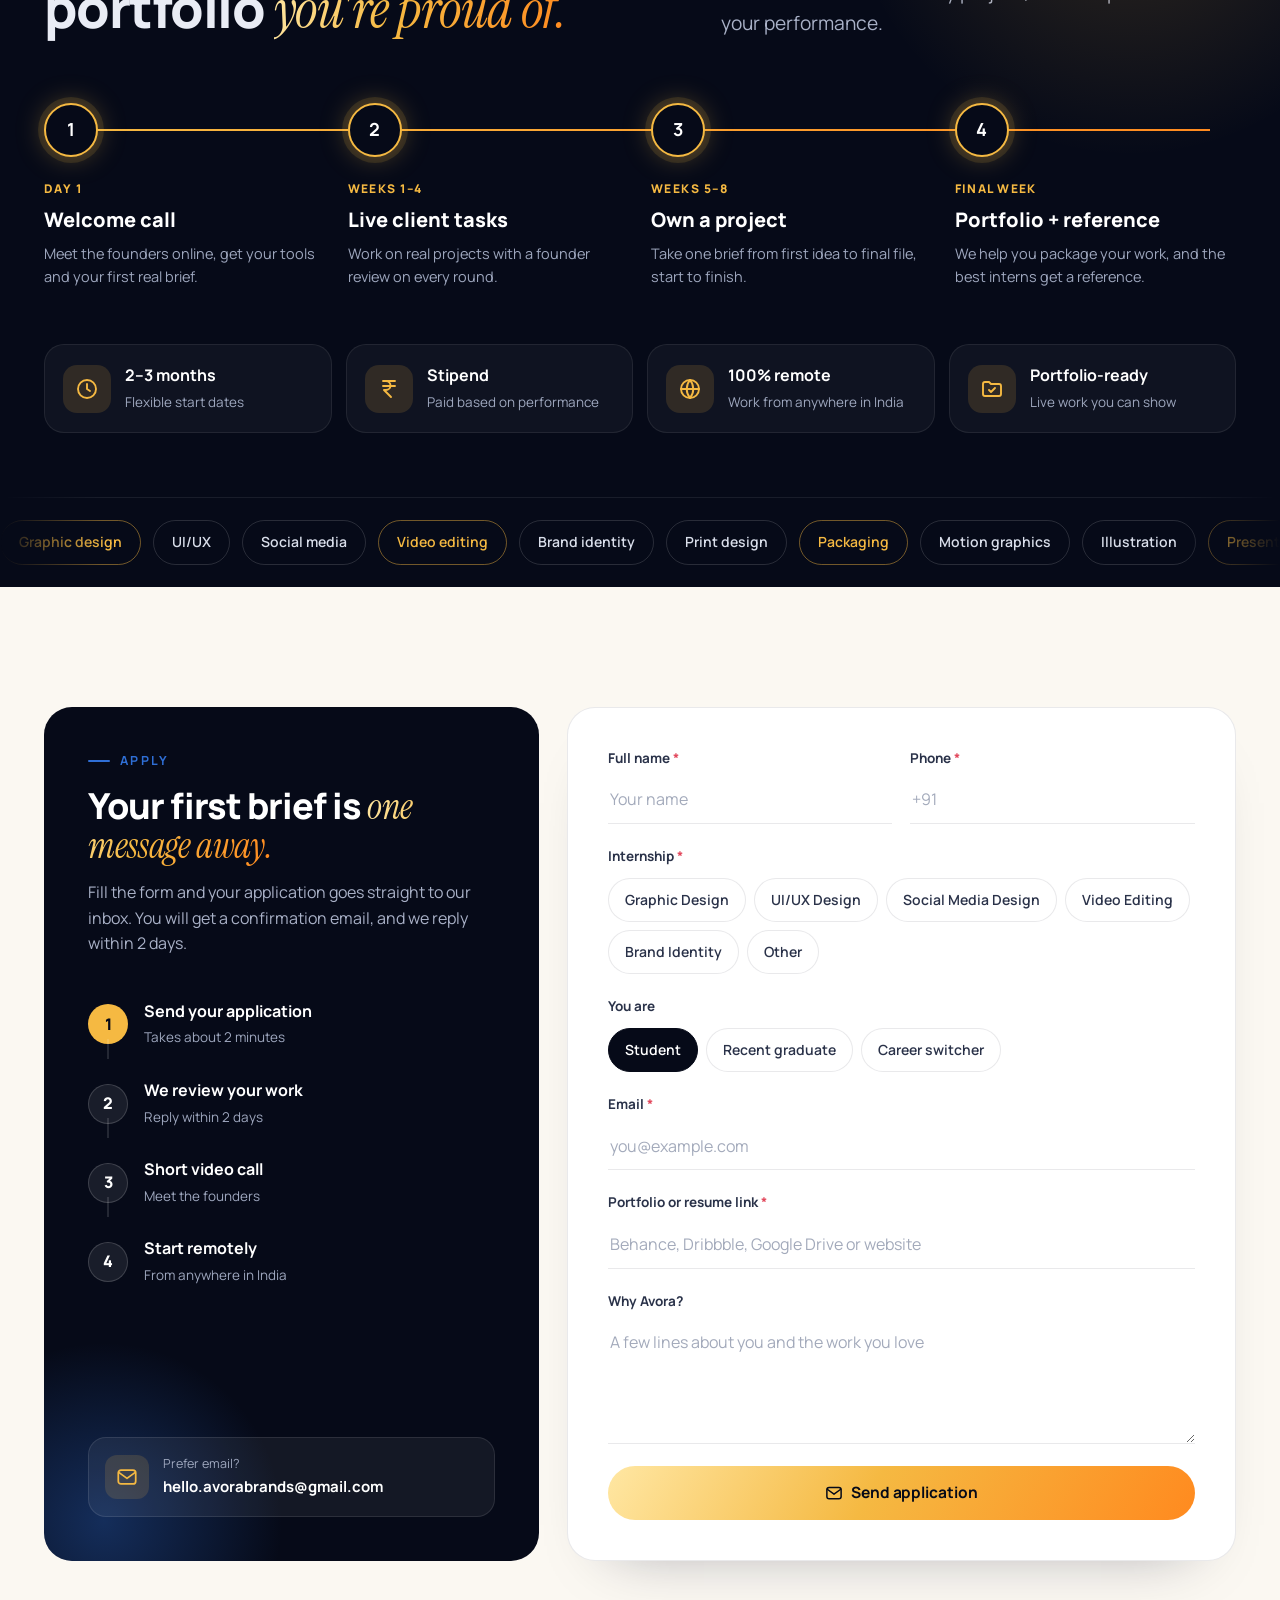
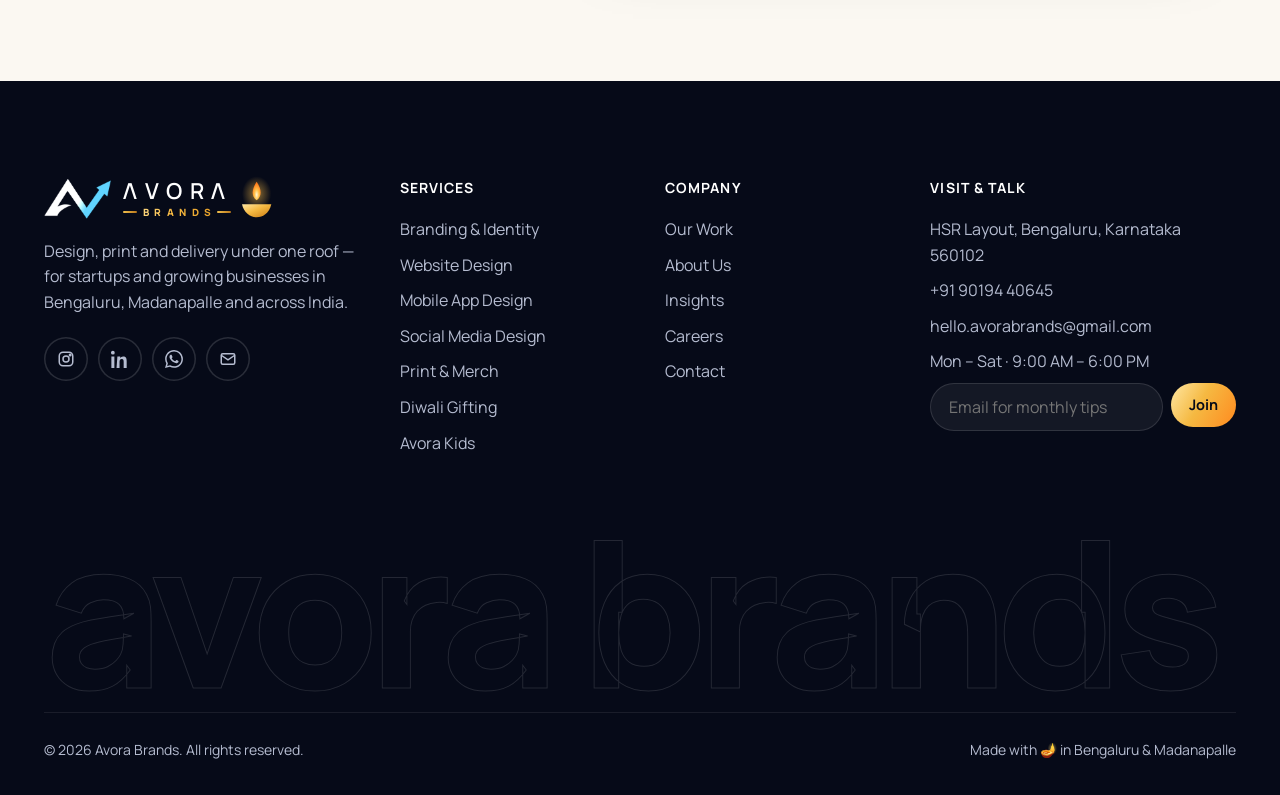
<file: careers.html>
<!doctype html>
<html lang="en" class="no-js">
<head>
<meta charset="utf-8">
<meta name="viewport" content="width=device-width, initial-scale=1">
<title>Careers at Avora Brands — Remote Internships</title>
<meta name="description" content="Paid, fully remote internships at Avora Brands: graphic design, UI/UX, social media, video editing, brand identity and more. Work on real client projects from anywhere in India.">
<meta name="theme-color" content="#060A18">
<link rel="icon" href="data:image/svg+xml,<svg xmlns='http://www.w3.org/2000/svg' viewBox='0 0 100 100'><text y='.9em' font-size='90'>🪔</text></svg>">
<link rel="preconnect" href="https://fonts.googleapis.com"><link rel="preconnect" href="https://fonts.gstatic.com" crossorigin>
<link href="https://fonts.googleapis.com/css2?family=Instrument+Serif:ital@0;1&family=Manrope:wght@400;500;600;700;800&display=swap" rel="stylesheet">
<link rel="stylesheet" href="assets/css/site.css">
<style>
  /* internship programme */
  .ins-prog{position:relative;overflow:hidden;padding-bottom:0}
  .ip-glow{position:absolute;width:620px;height:620px;right:-160px;top:-200px;border-radius:50%;background:radial-gradient(circle,rgba(245,185,66,.18),transparent 65%);animation:ipFloat 9s ease-in-out infinite alternate;pointer-events:none}
  @keyframes ipFloat{to{transform:translate(-120px,80px)}}
  .ip-head{display:grid;grid-template-columns:1.1fr .9fr;gap:48px;align-items:end}
  .ip-head .lead{color:#A9B1C7}
  .ij{list-style:none;position:relative;display:grid;grid-template-columns:repeat(4,1fr);gap:22px;margin-top:64px;padding:0}
  .ij-line{position:absolute;left:26px;right:26px;top:26px;height:2px;background:rgba(255,255,255,.1);border-radius:2px}
  .ij-line i{position:absolute;inset:0;transform-origin:left;transform:scaleX(0);background:linear-gradient(90deg,var(--gold),var(--marigold));transition:transform 2.4s var(--ease) .2s}
  .ij.in .ij-line i{transform:scaleX(1)}
  .ij-step{position:relative;opacity:.25;transform:translateY(16px);transition:opacity .6s,transform .6s var(--ease);transition-delay:calc(.35s + var(--i)*.55s)}
  .ij.in .ij-step{opacity:1;transform:none}
  .ij-dot{position:relative;z-index:1;width:54px;height:54px;border-radius:50%;display:grid;place-items:center;background:var(--navy-950);border:2px solid rgba(255,255,255,.15);transition:border-color .4s,box-shadow .4s;transition-delay:calc(.35s + var(--i)*.55s)}
  .ij-dot b{font-size:18px;color:#fff}
  .ij.in .ij-dot{border-color:var(--gold);box-shadow:0 0 0 6px rgba(245,185,66,.12),0 0 28px rgba(245,185,66,.35)}
  .ij-step small{display:block;margin-top:22px;font-size:12px;font-weight:800;letter-spacing:.12em;text-transform:uppercase;color:var(--gold)}
  .ij-step h3{font-size:20px;font-weight:800;margin-top:6px;color:#fff}
  .ij-step p{color:#9EA7BE;font-size:14.5px;margin-top:6px}
  .ip-perks{display:grid;grid-template-columns:repeat(4,1fr);gap:14px;margin-top:56px}
  .ip{display:flex;gap:14px;align-items:center;padding:18px;border-radius:20px;background:rgba(255,255,255,.04);border:1px solid rgba(255,255,255,.08);transition:transform .4s var(--ease),border-color .3s}
  .ip:hover{transform:translateY(-4px);border-color:rgba(245,185,66,.4)}
  .ip-ic{flex:none;width:48px;height:48px;border-radius:14px;display:grid;place-items:center;background:rgba(245,185,66,.14);color:var(--gold)}
  .ip-ic svg{width:24px;height:24px}
  .ip b{display:block;color:#fff;font-size:16px}
  .ip small{color:#9EA7BE;font-size:13.5px}
  .ip-marq{margin-top:64px;padding:22px 0;border-top:1px solid rgba(255,255,255,.08);overflow:hidden;mask-image:linear-gradient(90deg,transparent,#000 8%,#000 92%,transparent);-webkit-mask-image:linear-gradient(90deg,transparent,#000 8%,#000 92%,transparent)}
  .ip-track{display:flex;gap:12px;width:max-content;animation:ipMarq 32s linear infinite}
  .ip-marq:hover .ip-track{animation-play-state:paused}
  .ip-track span{padding:10px 18px;border-radius:999px;border:1px solid rgba(255,255,255,.14);color:#D9DEEA;font-weight:600;font-size:14px;white-space:nowrap}
  .ip-track span:nth-child(3n+1){border-color:rgba(245,185,66,.45);color:var(--gold)}
  @keyframes ipMarq{to{transform:translateX(calc(-50% - 6px))}}
  @media (max-width:900px){
    .ip-head{grid-template-columns:1fr;gap:16px}
    .ij{grid-template-columns:1fr;gap:28px;margin-top:44px;padding-left:0}
    .ij-line{left:26px;right:auto;top:26px;bottom:26px;width:2px;height:auto}
    .ij-line i{transform-origin:top;transform:scaleY(0)}
    .ij.in .ij-line i{transform:scaleY(1)}
    .ij-step{padding-left:76px;min-height:54px}
    .ij-dot{position:absolute;left:0;top:0}
    .ij-step small{margin-top:4px}
    .ip-perks{grid-template-columns:1fr 1fr}
  }
  @media (max-width:560px){.ip-perks{grid-template-columns:1fr}}
  @media (prefers-reduced-motion:reduce){.ip-glow,.ip-track{animation:none}}

  /* apply */
  .ap-grid{display:grid;grid-template-columns:.85fr 1.15fr;gap:28px;align-items:stretch}
  .ap-side{position:relative;overflow:hidden;border-radius:28px;padding:44px;background:var(--navy-950);color:#fff;display:flex;flex-direction:column}
  .ap-side::after{content:"";position:absolute;left:-120px;bottom:-140px;width:360px;height:360px;border-radius:50%;background:radial-gradient(circle,rgba(47,111,214,.35),transparent 70%);pointer-events:none}
  .ap-side .h2{font-size:clamp(28px,2.8vw,38px)}
  .ap-lead{color:#A9B1C7;margin-top:14px}
  .ap-steps{list-style:none;padding:0;margin:30px 0;display:grid;gap:4px;position:relative}
  .ap-steps li{display:flex;gap:16px;align-items:center;padding:12px 0;position:relative}
  .ap-steps li:not(:last-child)::after{content:"";position:absolute;left:19px;top:52px;height:20px;width:2px;background:rgba(255,255,255,.12)}
  .ap-steps span{flex:none;width:40px;height:40px;border-radius:50%;display:grid;place-items:center;font-weight:800;color:var(--navy-950);background:var(--gold)}
  .ap-steps li:nth-child(n+2) span{background:rgba(255,255,255,.08);color:#fff;border:1px solid rgba(255,255,255,.16)}
  .ap-steps b{display:block;font-size:16px}
  .ap-steps small{color:#9EA7BE;font-size:13.5px}
  .ap-mail{margin-top:auto;display:flex;align-items:center;gap:14px;padding:16px;border-radius:18px;background:rgba(255,255,255,.06);border:1px solid rgba(255,255,255,.1);position:relative;z-index:1;transition:border-color .3s}
  .ap-mail:hover{border-color:var(--gold)}
  .ap-mail>span{flex:none;width:44px;height:44px;border-radius:12px;display:grid;place-items:center;background:rgba(245,185,66,.14);color:var(--gold)}
  .ap-mail svg{width:22px;height:22px}
  .ap-mail small{display:block;color:#9EA7BE;font-size:12.5px}
  .ap-mail b{font-size:15px;word-break:break-all}
  .ap-form{background:#fff;border:1px solid var(--line);border-radius:28px;padding:40px;display:grid;gap:22px;box-shadow:0 30px 60px -45px rgba(10,16,41,.4)}
  .ap-row{display:grid;grid-template-columns:1fr 1fr;gap:18px}
  .ap-f{display:flex;flex-direction:column;gap:8px;border:0;padding:0;margin:0;min-width:0}
  .ap-f label,.ap-f legend{font-size:13.5px;font-weight:700;color:var(--ink-2);padding:0}
  .ap-f legend{margin-bottom:10px}
  .ap-f .req{color:var(--rose)}
  .ap-f input:not([type=radio]),.ap-f textarea{width:100%;min-width:0;border:0;border-bottom:1.5px solid var(--line);border-radius:0;background:transparent;padding:10px 2px;font:inherit;font-size:16px;color:var(--ink);transition:border-color .25s}
  .ap-f textarea{resize:vertical;min-height:96px}
  .ap-f input:focus,.ap-f textarea:focus{outline:0;border-color:var(--blue)}
  .ap-f input::placeholder,.ap-f textarea::placeholder{color:#A3AABB}
  .ap-pills{display:flex;flex-wrap:wrap;gap:8px}
  .ap-pills label{position:relative;cursor:pointer}
  .ap-pills input{position:absolute;opacity:0;width:1px;height:1px}
  .ap-pills span{display:inline-flex;align-items:center;padding:10px 16px;border-radius:999px;border:1.5px solid var(--line);font-weight:600;font-size:14px;color:var(--ink-2);background:#fff;transition:.2s}
  .ap-pills label:hover span{border-color:var(--ink)}
  .ap-pills input:checked+span{background:var(--navy-950);color:#fff;border-color:var(--navy-950)}
  .ap-pills input:focus-visible+span{outline:2px solid var(--blue);outline-offset:2px}
  .ap-send{justify-self:stretch;width:100%;justify-content:center;padding:15px 22px;font-size:15.5px}
  .cr-title{font-size:clamp(36px,4.6vw,64px);line-height:1.04}
  .cr-facts{display:grid;grid-template-columns:repeat(4,1fr);gap:10px;margin-top:28px}
  .cr-facts div{padding:14px;border-radius:16px;background:rgba(255,255,255,.05);border:1px solid rgba(255,255,255,.1)}
  .cr-facts b{display:block;font-size:22px;font-weight:800;color:var(--gold);letter-spacing:-.02em}
  .cr-facts span{display:block;font-size:12.5px;color:#A9B1C7;line-height:1.35;margin-top:2px}
  @media (max-width:900px){.cr-facts{grid-template-columns:1fr 1fr}}
  .ap-send{gap:8px}
  .ap-send[disabled]{opacity:.7;cursor:wait}
  .ap-f.bad input,.ap-f.bad textarea{border-color:var(--rose)}
  .ap-f.bad .ap-pills span{border-color:rgba(226,71,91,.5)}
  .ap-msg{display:none;padding:14px 16px;border-radius:14px;font-weight:600;font-size:14.5px}
  .ap-msg.ok{display:block;background:rgba(46,204,113,.12);color:#1B7F45}
  .ap-msg.err{display:block;background:rgba(226,71,91,.1);color:#B4283D}
  .ap-msg a{text-decoration:underline}

  @media (max-width:960px){.ap-grid{grid-template-columns:1fr}}
  @media (max-width:560px){.ap-side,.ap-form{padding:26px;border-radius:24px}.ap-row{grid-template-columns:1fr}.ap-send{justify-self:stretch;justify-content:center}}
  .lf-grid{display:grid;grid-template-columns:repeat(4,1fr);grid-template-rows:300px 300px 280px;gap:18px}
  .lf{position:relative;border-radius:26px;overflow:hidden;color:#fff;isolation:isolate;background:var(--navy-950)}
  .lf img{position:absolute;inset:0;width:100%;height:100%;object-fit:cover;z-index:0;transition:transform 1.2s var(--ease)}
  .lf::after{content:"";position:absolute;inset:0;z-index:1;background:linear-gradient(180deg,rgba(6,10,24,0) 35%,rgba(6,10,24,.55) 62%,rgba(6,10,24,.92))}
  .lf:hover img{transform:scale(1.06)}
  .lf-tx{position:absolute;left:0;right:0;bottom:0;padding:26px;z-index:2}
  .lf-n{display:inline-block;font-size:12px;font-weight:800;letter-spacing:.12em;color:var(--gold);margin-bottom:8px}
  .lf h3{font-size:22px;font-weight:800;letter-spacing:-.01em;line-height:1.2}
  .lf p{color:rgba(255,255,255,.78);font-size:14.5px;margin-top:6px;max-width:440px}
  .lf-a{grid-column:1/3;grid-row:1/3}
  .lf-a h3{font-size:clamp(26px,2.6vw,36px)}.lf-a p{font-size:16px}.lf-a .lf-tx{padding:34px}
  .lf-b{grid-column:3/5;grid-row:1}
  .lf-c{grid-column:3;grid-row:2}
  .lf-d{grid-column:4;grid-row:2}
  .lf-e{grid-column:1/5;grid-row:3}
  .lf-e::after{background:linear-gradient(90deg,rgba(6,10,24,.92),rgba(6,10,24,.6) 40%,rgba(6,10,24,0) 70%)}
  .lf-e .lf-tx{top:0;right:auto;width:min(460px,60%);display:flex;flex-direction:column;justify-content:center;padding:36px}
  .lf-e h3{font-size:clamp(24px,2.4vw,32px)}
  .lf-badge{position:absolute;z-index:2;left:22px;top:22px;display:inline-flex;align-items:center;gap:8px;padding:8px 14px;border-radius:999px;font-size:12.5px;font-weight:800;background:rgba(255,255,255,.14);border:1px solid rgba(255,255,255,.3);backdrop-filter:blur(12px);-webkit-backdrop-filter:blur(12px)}
  .lf-badge i{width:8px;height:8px;border-radius:50%;background:#3DDC84;box-shadow:0 0 0 4px rgba(61,220,132,.25)}
  @media (max-width:900px){
    .lf-grid{grid-template-columns:1fr 1fr;grid-template-rows:none;grid-auto-rows:auto}
    .lf{min-height:240px}
    .lf-a{grid-column:1/3;grid-row:auto;min-height:420px}
    .lf-b{grid-column:1/3;grid-row:auto}
    .lf-c,.lf-d{grid-column:auto;grid-row:auto}
    .lf-e{grid-column:1/3;grid-row:auto;min-height:300px}
    .lf-e::after{background:linear-gradient(180deg,rgba(6,10,24,0) 30%,rgba(6,10,24,.92))}
    .lf-e .lf-tx{top:auto;width:auto;padding:26px}
  }
  @media (max-width:560px){
    .lf-grid{grid-template-columns:1fr;gap:14px}
    .lf-a,.lf-b,.lf-c,.lf-d,.lf-e{grid-column:1}
    .lf-a{min-height:380px}.lf{min-height:260px}
    .lf-tx,.lf-a .lf-tx{padding:22px}
  }
</style>
</head>
<body data-page="careers" class="dark-top">
<div data-header></div>
<main>
  <section class="page-hero">
    <div class="stars"></div><div class="rangoli-bg"></div>
    <div class="container on-dark page-hero-split">
      <div>
        <nav class="crumbs" aria-label="Breadcrumb"><a href="index.html">Home</a><span>/</span><span>Careers</span></nav>
        <span class="chip reveal"><span class="dot"></span> Remote internships open</span>
        <h1 class="h-display cr-title mt-24" data-split>Start your career<br>on <span class="serif gold-text">real client work.</span></h1>
      </div>
      <div>
        <p class="lead reveal" style="--d:.3s">Paid, fully remote internships on real client work: FinTech apps, Telugu magazines, healthcare brands, Diwali campaigns and more. Work from anywhere in India.</p>
        <div class="btn-row reveal" style="--d:.4s"><a class="btn btn--gold" href="#roles">See internships <i data-i="arrow"></i></a><a class="btn btn--ghost" href="#internship">How it works</a></div>
      </div>
    </div>
  </section>

  <section class="section life">
    <div class="container">
      <div class="sec-head"><div><span class="eyebrow reveal">Life at Avora</span><h2 class="h2 reveal">Why you’ll <span class="serif blue-text">grow fast here.</span></h2></div>
        <p class="lead reveal" style="max-width:400px">Not a course and not busywork. This is what your remote internship here actually looks like.</p></div>
      <div class="lf-grid">
        <article class="lf lf-a reveal" style="--d:0.00s"><img src="images/life-real.jpg" alt="" loading="lazy"><span class="lf-badge"><i></i>Shipped, not shelved</span>
          <div class="lf-tx"><span class="lf-n">01</span><h3>Real projects, day one</h3><p>No dummy briefs. What you design gets printed, launched and used by real businesses and their customers.</p></div></article>
        <article class="lf lf-b reveal" style="--d:0.06s"><img src="images/life-freedom.jpg" alt="" loading="lazy">
          <div class="lf-tx"><span class="lf-n">02</span><h3>Creative freedom</h3><p>Bold ideas are welcome. We sketch, test and push until it feels right.</p></div></article>
        <article class="lf lf-c reveal" style="--d:0.12s"><img src="images/life-mentor.jpg" alt="" loading="lazy">
          <div class="lf-tx"><span class="lf-n">03</span><h3>Founder feedback</h3><p>Every design you make is reviewed by our founders on a call, with clear notes on what to fix and why.</p></div></article>
        <article class="lf lf-d reveal" style="--d:0.18s"><img src="images/life-industries.jpg" alt="" loading="lazy">
          <div class="lf-tx"><span class="lf-n">04</span><h3>Diverse industries</h3><p>FinTech, devotional media, healthcare, education, Diwali gifting and more.</p></div></article>
        <article class="lf lf-e reveal" style="--d:0.24s"><img src="images/life-team.jpg" alt="" loading="lazy">
          <div class="lf-tx"><span class="lf-n">05</span><h3>Your name on your work</h3><p>When your design goes live, you get the credit. Do well and you leave with a strong reference from the founders.</p></div></article>
      </div>
    </div>
  </section>

  <section class="section section--white" id="roles">
    <div class="container">
      <div class="sec-head"><div><span class="eyebrow reveal">Open internships</span><h2 class="h2 reveal">Find your <span class="serif blue-text">seat.</span></h2><p class="lead reveal">Every internship is 100% remote. We are not hiring for full-time roles right now. Don't see your skill? Send us your portfolio anyway.</p></div></div>
      <div class="grid" id="jobs" style="gap:12px"></div>
    </div>
  </section>

  <section class="section section--dark ins-prog" id="internship">
    <div class="ip-glow" aria-hidden="true"></div>
    <div class="container">
      <div class="ip-head">
        <div><span class="eyebrow reveal">Internship programme</span>
          <h2 class="h2 mt-16 reveal">Students: build a portfolio <span class="serif gold-text">you're proud of.</span></h2></div>
        <p class="lead reveal">2–3 months of remote, hands-on work with real clients, founder feedback on every project, and a stipend based on your performance.</p>
      </div>
      <ol class="ij reveal" aria-label="How the internship works"><span class="ij-line" aria-hidden="true"><i></i></span><li class="ij-step" style="--i:0"><span class="ij-dot"><b>1</b></span><small>Day 1</small><h3>Welcome call</h3><p>Meet the founders online, get your tools and your first real brief.</p></li><li class="ij-step" style="--i:1"><span class="ij-dot"><b>2</b></span><small>Weeks 1–4</small><h3>Live client tasks</h3><p>Work on real projects with a founder review on every round.</p></li><li class="ij-step" style="--i:2"><span class="ij-dot"><b>3</b></span><small>Weeks 5–8</small><h3>Own a project</h3><p>Take one brief from first idea to final file, start to finish.</p></li><li class="ij-step" style="--i:3"><span class="ij-dot"><b>4</b></span><small>Final week</small><h3>Portfolio + reference</h3><p>We help you package your work, and the best interns get a reference.</p></li></ol>
      <div class="ip-perks reveal"><div class="ip" style="--i:0"><span class="ip-ic"><svg viewBox="0 0 24 24" fill="none" stroke="currentColor" stroke-width="1.9" stroke-linecap="round" stroke-linejoin="round"><circle cx="12" cy="12" r="9"/><path d="M12 7v5l3 2"/></svg></span><div><b>2–3 months</b><small>Flexible start dates</small></div></div><div class="ip" style="--i:1"><span class="ip-ic"><svg viewBox="0 0 24 24" fill="none" stroke="currentColor" stroke-width="1.9" stroke-linecap="round" stroke-linejoin="round"><path d="M6 4h12M6 9h12M14 20 7 13h2a4.5 4.5 0 0 0 0-9"/></svg></span><div><b>Stipend</b><small>Paid based on performance</small></div></div><div class="ip" style="--i:2"><span class="ip-ic"><svg viewBox="0 0 24 24" fill="none" stroke="currentColor" stroke-width="1.9" stroke-linecap="round" stroke-linejoin="round"><circle cx="12" cy="12" r="9"/><path d="M3 12h18M12 3a14 14 0 0 1 0 18M12 3a14 14 0 0 0 0 18"/></svg></span><div><b>100% remote</b><small>Work from anywhere in India</small></div></div><div class="ip" style="--i:3"><span class="ip-ic"><svg viewBox="0 0 24 24" fill="none" stroke="currentColor" stroke-width="1.9" stroke-linecap="round" stroke-linejoin="round"><path d="M3 7a2 2 0 0 1 2-2h4l2 2h8a2 2 0 0 1 2 2v8a2 2 0 0 1-2 2H5a2 2 0 0 1-2-2z"/><path d="m9 13 2 2 4-4"/></svg></span><div><b>Portfolio-ready</b><small>Live work you can show</small></div></div></div>
    </div>
    <div class="ip-marq" aria-label="Areas you can work in"><div class="ip-track"><span>Graphic design</span><span>UI/UX</span><span>Social media</span><span>Video editing</span><span>Brand identity</span><span>Print design</span><span>Packaging</span><span>Motion graphics</span><span>Illustration</span><span>Presentation design</span><span>Graphic design</span><span>UI/UX</span><span>Social media</span><span>Video editing</span><span>Brand identity</span><span>Print design</span><span>Packaging</span><span>Motion graphics</span><span>Illustration</span><span>Presentation design</span></div></div>
  </section>

  <section class="section ap" id="apply">
    <div class="container ap-grid">
      <aside class="ap-side reveal">
        <span class="eyebrow">Apply</span>
        <h2 class="h2 mt-16">Your first brief is <span class="serif gold-text">one message away.</span></h2>
        <p class="ap-lead">Fill the form and your application goes straight to our inbox. You will get a confirmation email, and we reply within 2 days.</p>
        <ol class="ap-steps">
          <li><span>1</span><div><b>Send your application</b><small>Takes about 2 minutes</small></div></li>
          <li><span>2</span><div><b>We review your work</b><small>Reply within 2 days</small></div></li>
          <li><span>3</span><div><b>Short video call</b><small>Meet the founders</small></div></li>
          <li><span>4</span><div><b>Start remotely</b><small>From anywhere in India</small></div></li>
        </ol>
        <a class="ap-mail" href="mailto:hello.avorabrands@gmail.com?subject=Internship%20application"><span><svg viewBox="0 0 24 24" fill="none" stroke="currentColor" stroke-width="1.9" stroke-linecap="round" stroke-linejoin="round"><rect x="2.5" y="4.5" width="19" height="15" rx="3"/><path d="m3 7 9 6.5L21 7"/></svg></span><div><small>Prefer email?</small><b>hello.avorabrands@gmail.com</b></div></a>
      </aside>
      <form class="ap-form reveal" id="applyForm" novalidate style="--d:.1s">
        <div class="ap-row">
          <div class="ap-f"><label for="a-name">Full name <span class="req">*</span></label><input id="a-name" name="Name" required autocomplete="name" placeholder="Your name"></div>
          <div class="ap-f"><label for="a-phone">Phone <span class="req">*</span></label><input id="a-phone" name="Phone" type="tel" required autocomplete="tel" placeholder="+91"></div>
        </div>
        <fieldset class="ap-f"><legend>Internship <span class="req">*</span></legend><div class="ap-pills" id="a-role"></div></fieldset>
        <fieldset class="ap-f"><legend>You are</legend><div class="ap-pills">
          <label><input type="radio" name="Status" value="Student" checked><span>Student</span></label>
          <label><input type="radio" name="Status" value="Recent graduate"><span>Recent graduate</span></label>
          <label><input type="radio" name="Status" value="Career switcher"><span>Career switcher</span></label></div></fieldset>
        <div class="ap-f"><label for="a-email">Email <span class="req">*</span></label><input id="a-email" name="email" type="email" required autocomplete="email" placeholder="you@example.com"></div>
        <div class="ap-f"><label for="a-port">Portfolio or resume link <span class="req">*</span></label><input id="a-port" name="Portfolio" type="url" required placeholder="Behance, Dribbble, Google Drive or website"></div>
        <div class="ap-f"><label for="a-msg">Why Avora?</label><textarea id="a-msg" name="Note" rows="4" placeholder="A few lines about you and the work you love"></textarea></div>
        <button class="btn btn--gold ap-send" type="submit"><svg width="18" height="18" viewBox="0 0 24 24" fill="none" stroke="currentColor" stroke-width="2" stroke-linecap="round" stroke-linejoin="round"><rect x="2.5" y="4.5" width="19" height="15" rx="3"/><path d="m3 7 9 6.5L21 7"/></svg> <span>Send application</span></button>
        <div class="ap-msg" role="status" aria-live="polite"></div>
      </form>
    </div>
  </section>
</main>
<div data-footer></div>
<script src="assets/js/data.js"></script>
<script>
  document.getElementById('jobs').innerHTML = JOBS.map((j, i) => `<a class="job reveal" style="--d:${i * .04}s" href="#apply" data-role="${j.title}">
    <div><h3>${j.title}</h3><small>Internship · ${j.dur}</small></div><small>${j.where}</small><div class="tags"><span class="chip">${j.exp}</span><span class="chip">${j.tools}</span></div>
    <span class="btn btn--sm btn--ghost">Apply <i data-i="arrow"></i></span></a>`).join('');
  const roles = document.getElementById('a-role');
  roles.innerHTML = [...JOBS.map(j => j.title), 'Other'].map((r, k) => `<label><input type="radio" name="Role" value="${r}" ${k ? '' : 'required'}><span>${r.replace(' Intern', '')}</span></label>`).join('');
  document.getElementById('jobs').addEventListener('click', e => { const a = e.target.closest('[data-role]'); if (!a) return; const r = roles.querySelector(`input[value="${a.dataset.role}"]`); if (r) r.checked = true; });

  /* application → email via FormSubmit (same inbox as the newsletter) */
  (() => {
    const f = document.getElementById('applyForm'), msg = f.querySelector('.ap-msg'), btn = f.querySelector('.ap-send'), lbl = btn.querySelector('span');
    const show = (html, ok) => { msg.className = 'ap-msg ' + (ok ? 'ok' : 'err'); msg.innerHTML = html; };
    /* red only on fields still missing: clears as soon as that field is filled */
    const fix = e => { const fld = e.target.closest('.ap-f'); if (fld && [...fld.querySelectorAll('[required]')].some(x => x.checkValidity()) || fld && fld.querySelector('input[type=radio]:checked')) fld.classList.remove('bad'); if (!f.querySelector('.ap-f.bad') && msg.classList.contains('err')) msg.className = 'ap-msg'; };
    f.addEventListener('input', fix); f.addEventListener('change', fix);
    f.addEventListener('submit', async e => {
      e.preventDefault();
      f.querySelectorAll('.ap-f').forEach(x => x.classList.remove('bad'));
      const bad = [...f.querySelectorAll('[required]')].filter(x => !x.checkValidity());
      if (bad.length) { bad.forEach(x => x.closest('.ap-f').classList.add('bad')); show('Please fill the highlighted fields.', false); bad[0].focus(); return; }
      const fd = new FormData(f), d = Object.fromEntries(fd.entries());
      btn.disabled = true; lbl.textContent = 'Sending…';
      try {
        const r = await fetch('https://formsubmit.co/ajax/' + SITE.newsletterInbox, {
          method: 'POST', headers: { 'Content-Type': 'application/json', Accept: 'application/json' },
          body: JSON.stringify({
            _subject: `Internship application: ${d.Role} — ${d.Name}`, _template: 'table', _captcha: 'false', _replyto: d.email,
            Name: d.Name, Email: d.email, Phone: d.Phone, Internship: d.Role, 'Currently': d.Status, 'Portfolio / resume': d.Portfolio, 'Why Avora': d.Note || '-',
            _autoresponse: `Hi ${d.Name},\n\nThanks for applying for the ${d.Role} internship at Avora Brands. We have your application and will reply within 2 working days.\n\nTeam Avora Brands`
          })
        });
        const j = await r.json().catch(() => ({}));
        if (!r.ok || String(j.success) === 'false') throw new Error(j.message || 'failed');
        f.reset(); lbl.textContent = 'Application sent';
        show(`Thanks, ${d.Name.split(' ')[0]}! Your application is in our inbox. Check ${d.email.replace(/[<>&"]/g, '')} for a confirmation.`, true);
      } catch (err) {
        btn.disabled = false; lbl.textContent = 'Send application';
        const body = encodeURIComponent(`Name: ${d.Name}\nPhone: ${d.Phone}\nInternship: ${d.Role}\nCurrently: ${d.Status}\nPortfolio: ${d.Portfolio}\n\n${d.Note || ''}`);
        show(`Couldn't send right now. Please <a href="https://mail.google.com/mail/?view=cm&fs=1&to=${SITE.newsletterInbox}&su=${encodeURIComponent('Internship application: ' + d.Role)}&body=${body}" target="_blank" rel="noopener">send it by email</a> instead.`, false);
      }
    });
  })();
</script>
<script src="assets/js/site.js"></script>
</body>
</html>
</file>
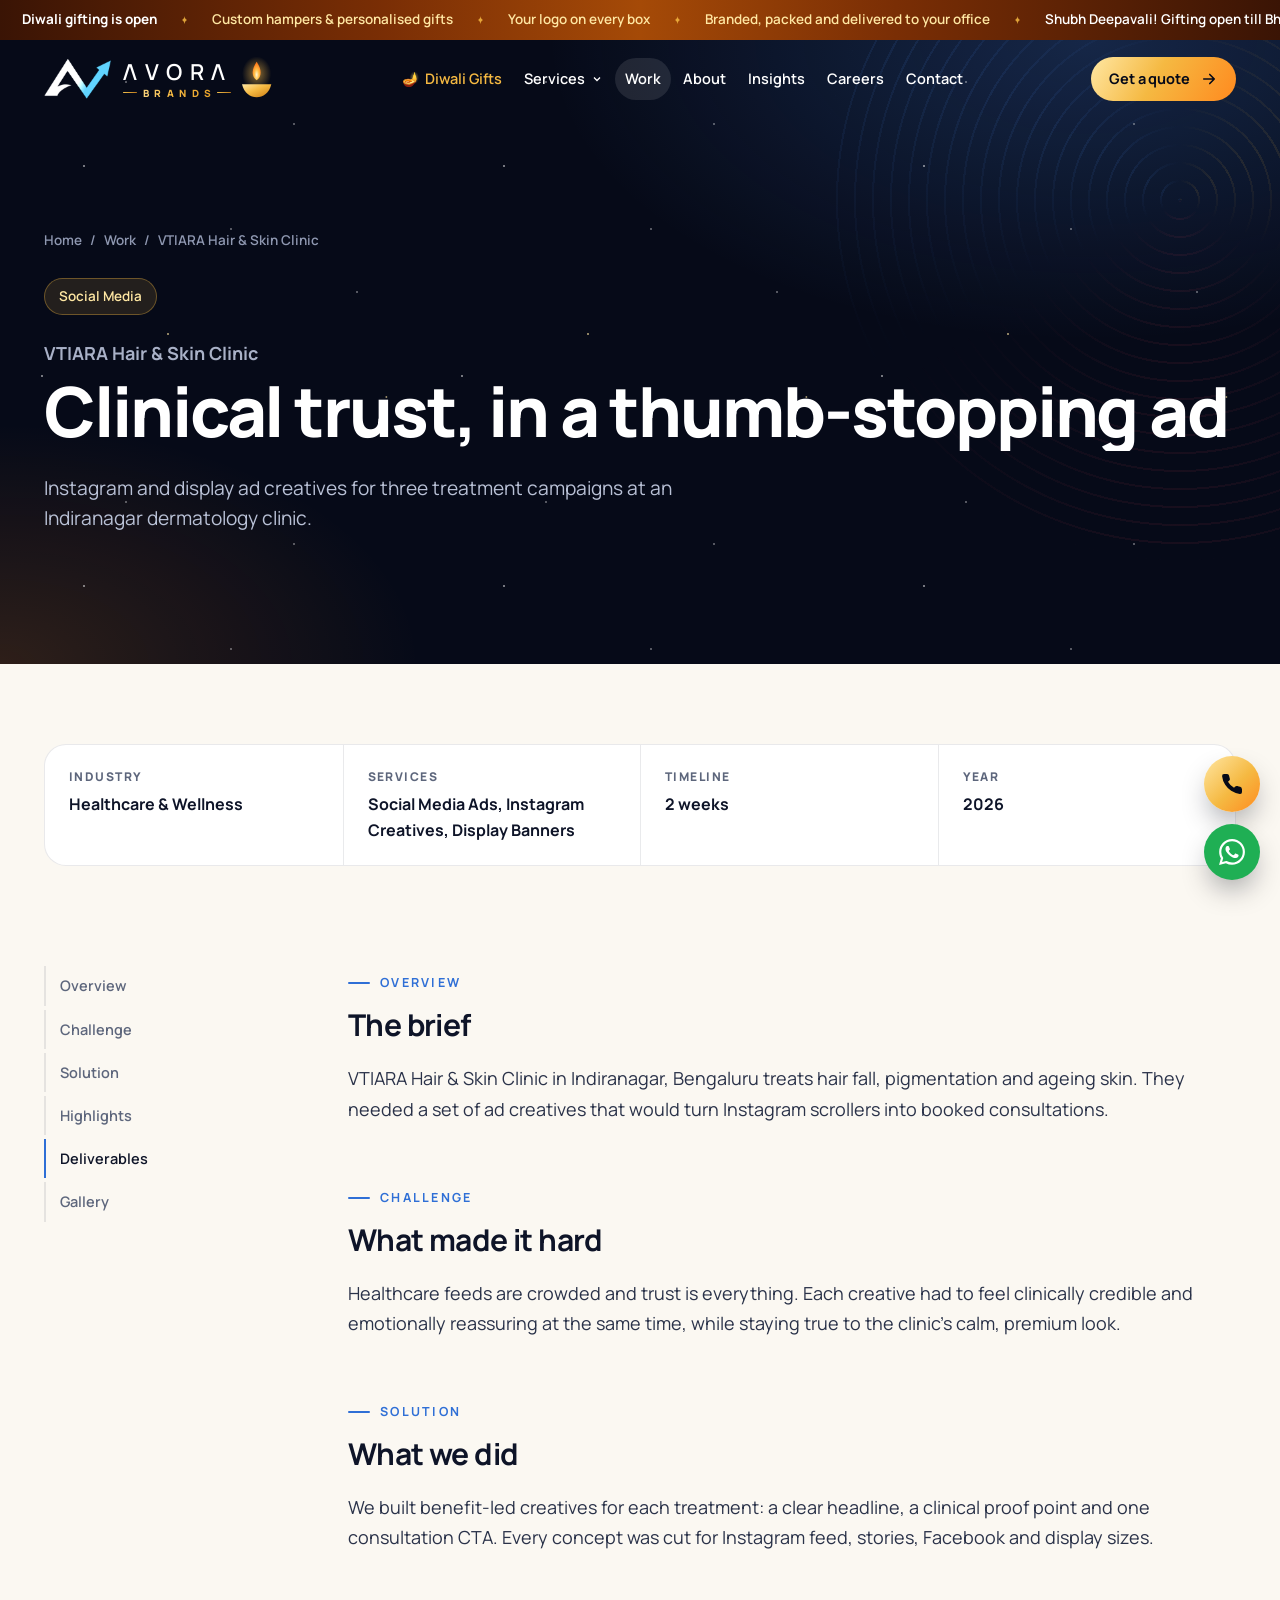
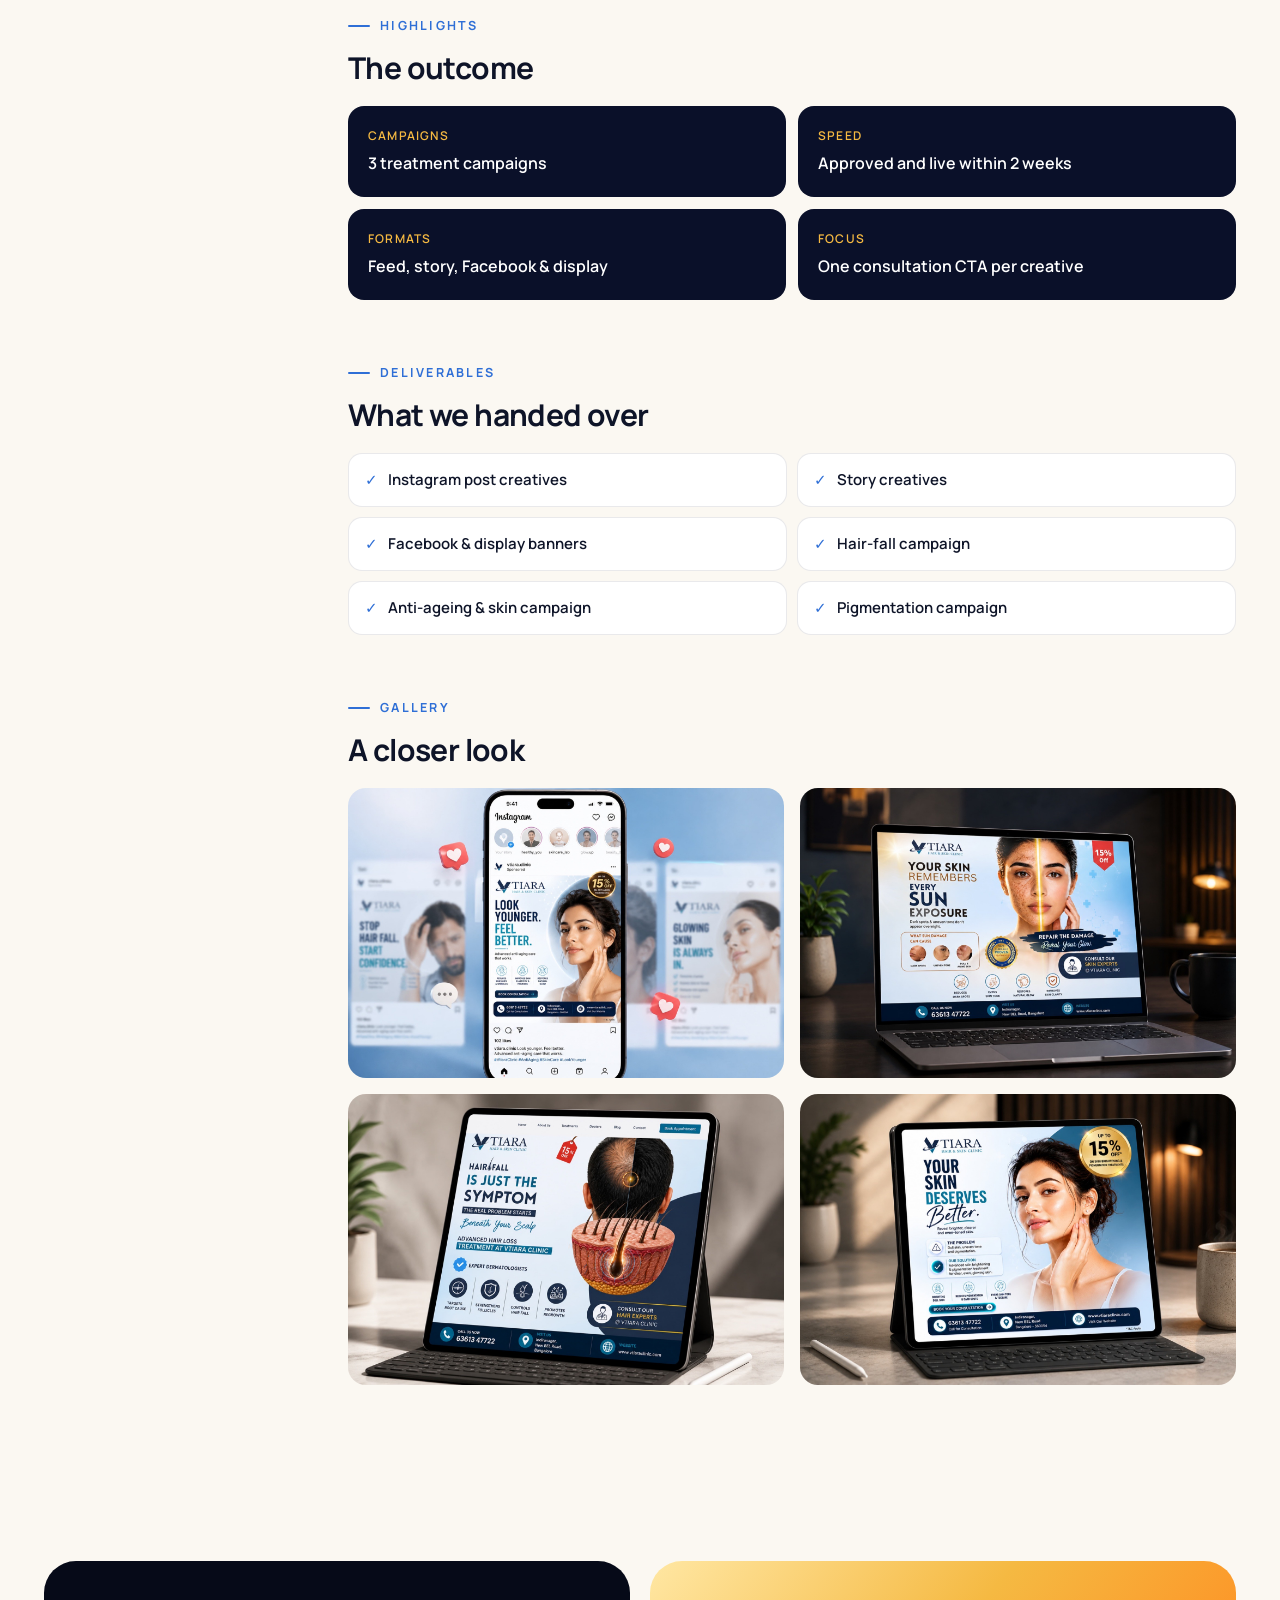
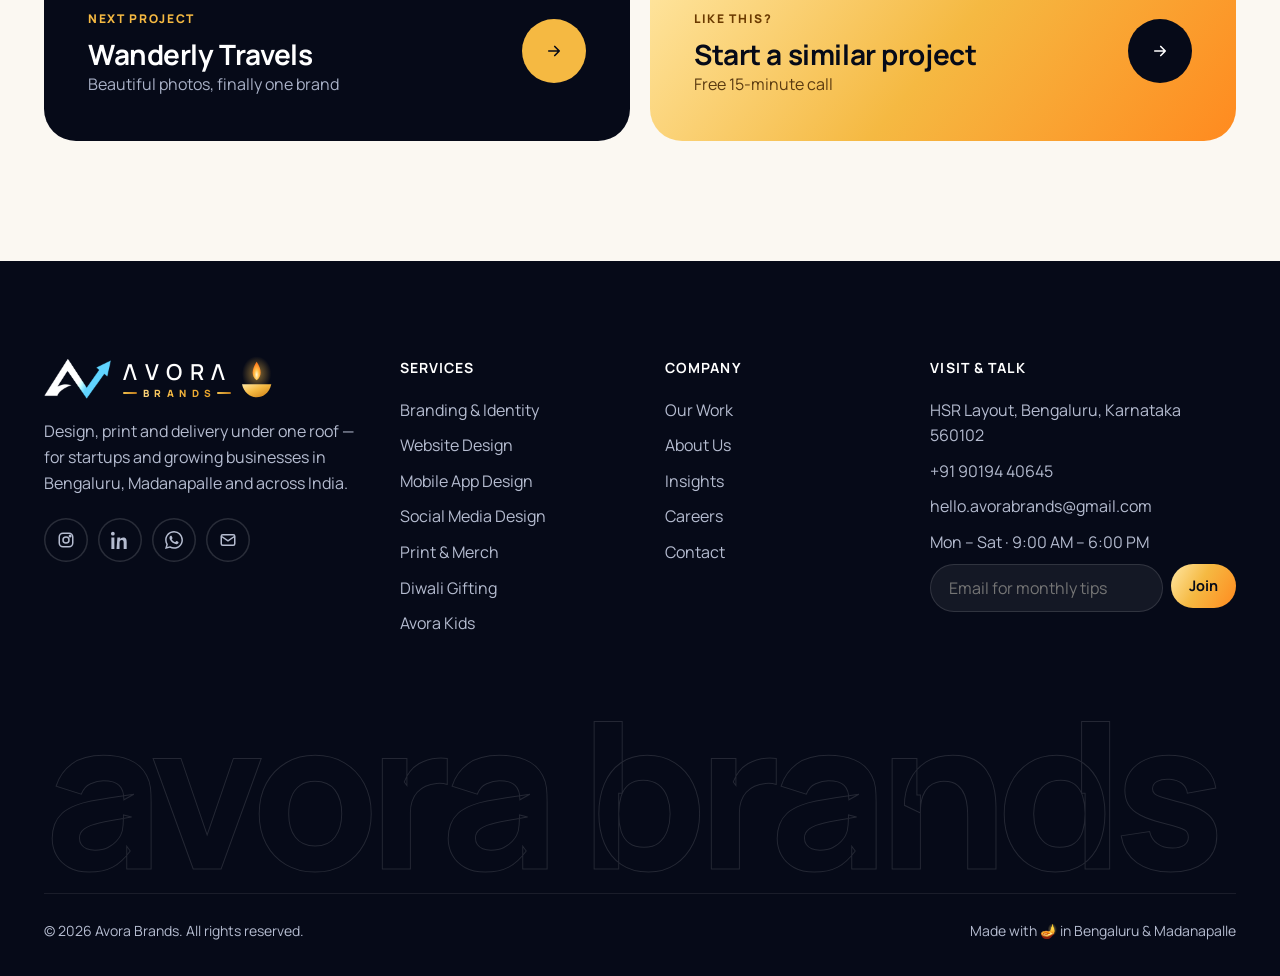
<file: case.html>
<!doctype html>
<html lang="en" class="no-js">
<head>
<meta charset="utf-8">
<meta name="viewport" content="width=device-width, initial-scale=1">
<title>Project — Avora Brands</title>
<meta name="description" content="Avora Brands case study.">
<meta name="theme-color" content="#060A18">
<link rel="icon" href="data:image/svg+xml,<svg xmlns='http://www.w3.org/2000/svg' viewBox='0 0 100 100'><text y='.9em' font-size='90'>🪔</text></svg>">
<link rel="preconnect" href="https://fonts.googleapis.com"><link rel="preconnect" href="https://fonts.gstatic.com" crossorigin>
<link href="https://fonts.googleapis.com/css2?family=Instrument+Serif:ital@0;1&family=Manrope:wght@400;500;600;700;800&display=swap" rel="stylesheet">
<link rel="stylesheet" href="assets/css/site.css">
</head>
<body data-page="work" class="dark-top">
<div data-header></div>
<main id="cs"></main>
<div data-footer></div>
<script src="assets/js/data.js"></script>
<script>
  /* render before site.js so shared behaviours bind to the case study */
  (() => {
    const id = new URLSearchParams(location.search).get('p');
    const i = Math.max(0, PROJECTS.findIndex(p => p.id === id)), p = PROJECTS[i], next = PROJECTS[(i + 1) % PROJECTS.length];
    document.title = `${p.client} — ${CATS[p.cat]} Project | Avora Brands`;
    document.querySelector('meta[name=description]').content = p.summary;
    const g = /-thumb\./.test(p.cover) ? p.gallery : [p.cover, ...p.gallery];
    document.getElementById('cs').innerHTML = `
    <section class="page-hero" style="padding-bottom:130px">
      <div class="stars"></div><div class="rangoli-bg"></div>
      <div class="container on-dark">
        <nav class="crumbs" aria-label="Breadcrumb"><a href="index.html">Home</a><span>/</span><a href="work.html">Work</a><span>/</span><span>${p.client}</span></nav>
        <span class="chip chip--gold reveal">${CATS[p.cat]}</span>
        <p class="mt-24 reveal" style="font-weight:700;color:#A9B1C7;font-size:18px">${p.client}</p>
        <h1 class="h1 mt-8" data-split>${p.title}</h1>
        <p class="lead reveal" style="--d:.3s">${p.summary}</p>
      </div>
    </section>
    <section class="section--tight"><div class="container">
      <div class="cs-meta reveal"><div><small>Industry</small><b>${p.industry}</b></div><div><small>Services</small><b>${p.services}</b></div><div><small>Timeline</small><b>${p.timeline}</b></div><div><small>Year</small><b>${p.year}</b></div></div>
    </div></section>
    <section class="section" style="padding-top:20px"><div class="container cs-body">
      <nav class="cs-toc" aria-label="On this page"><a href="#overview" class="active">Overview</a><a href="#challenge">Challenge</a><a href="#solution">Solution</a><a href="#results">Highlights</a><a href="#deliverables">Deliverables</a>${g.length ? '<a href="#gallery">Gallery</a>' : ''}</nav>
      <div>
        <div class="cs-sec reveal" id="overview"><span class="eyebrow">Overview</span><h2 class="mt-8">The brief</h2><p>${p.overview}</p></div>
        <div class="cs-sec reveal" id="challenge"><span class="eyebrow">Challenge</span><h2 class="mt-8">What made it hard</h2><p>${p.challenge}</p></div>
        <div class="cs-sec reveal" id="solution"><span class="eyebrow">Solution</span><h2 class="mt-8">What we did</h2><p>${p.solution}</p></div>
        <div class="cs-sec reveal" id="results"><span class="eyebrow">Highlights</span><h2 class="mt-8">The outcome</h2><div class="result-list">${p.results.map(([k, v]) => `<div><small>${k}</small>${v}</div>`).join('')}</div></div>
        <div class="cs-sec reveal" id="deliverables"><span class="eyebrow">Deliverables</span><h2 class="mt-8">What we handed over</h2><div class="deliv">${p.deliverables.map(d => `<div>${d}</div>`).join('')}</div></div>
        ${g.length ? `<div class="cs-sec" id="gallery"><span class="eyebrow">Gallery</span><h2 class="mt-8">A closer look</h2>
          <div class="gallery">${g.map((s, k) => `<img class="reveal ${g.length % 2 && k === 0 ? 'wide' : ''}" src="${s}" alt="${p.client} design detail ${k + 1}" loading="lazy">`).join('')}</div></div>` : ''}
      </div>
    </div></section>
    <section class="section" style="padding-top:0"><div class="container">
      <div class="grid g-2">
        <a class="next-proj reveal" href="case.html?p=${next.id}"><div><small>Next project</small><h3 class="h3 mt-8">${next.client}</h3><p style="color:#A9B1C7">${next.title}</p></div><span class="go"><i data-i="arrow"></i></span></a>
        <a class="next-proj reveal" style="background:linear-gradient(130deg,#FFE7A3,#F5B942 50%,#FF8A1F);color:var(--navy-950)" href="${wa('Hi Avora! I saw the ' + p.client + ' case study and want something similar.')}" target="_blank" rel="noopener"><div><small style="color:#6B3A00">Like this?</small><h3 class="h3 mt-8">Start a similar project</h3><p style="color:#5A3A10">Free 15-minute call</p></div><span class="go" style="background:var(--navy-950);color:#fff"><i data-i="arrow"></i></span></a>
      </div>
    </div></section>`;
  })();
</script>
<script src="assets/js/site.js"></script>
<script>
  const toc = [...document.querySelectorAll('.cs-toc a')];
  const o = new IntersectionObserver(es => es.forEach(e => { if (e.isIntersecting) toc.forEach(a => a.classList.toggle('active', a.hash === '#' + e.target.id)); }), { rootMargin: '-40% 0px -55% 0px' });
  document.querySelectorAll('.cs-sec').forEach(s => o.observe(s));
  /* hero stage: tilted on load, lies flat as you scroll into it */
  const st = document.querySelector('.cs-stage');
  if (st) { const f = () => st.classList.toggle('flat', scrollY > 40 || st.getBoundingClientRect().top < innerHeight * .55); f(); addEventListener('scroll', f, { passive: true }); setTimeout(() => st.classList.add('flat'), 1400); }
</script>
</body>
</html>
</file>
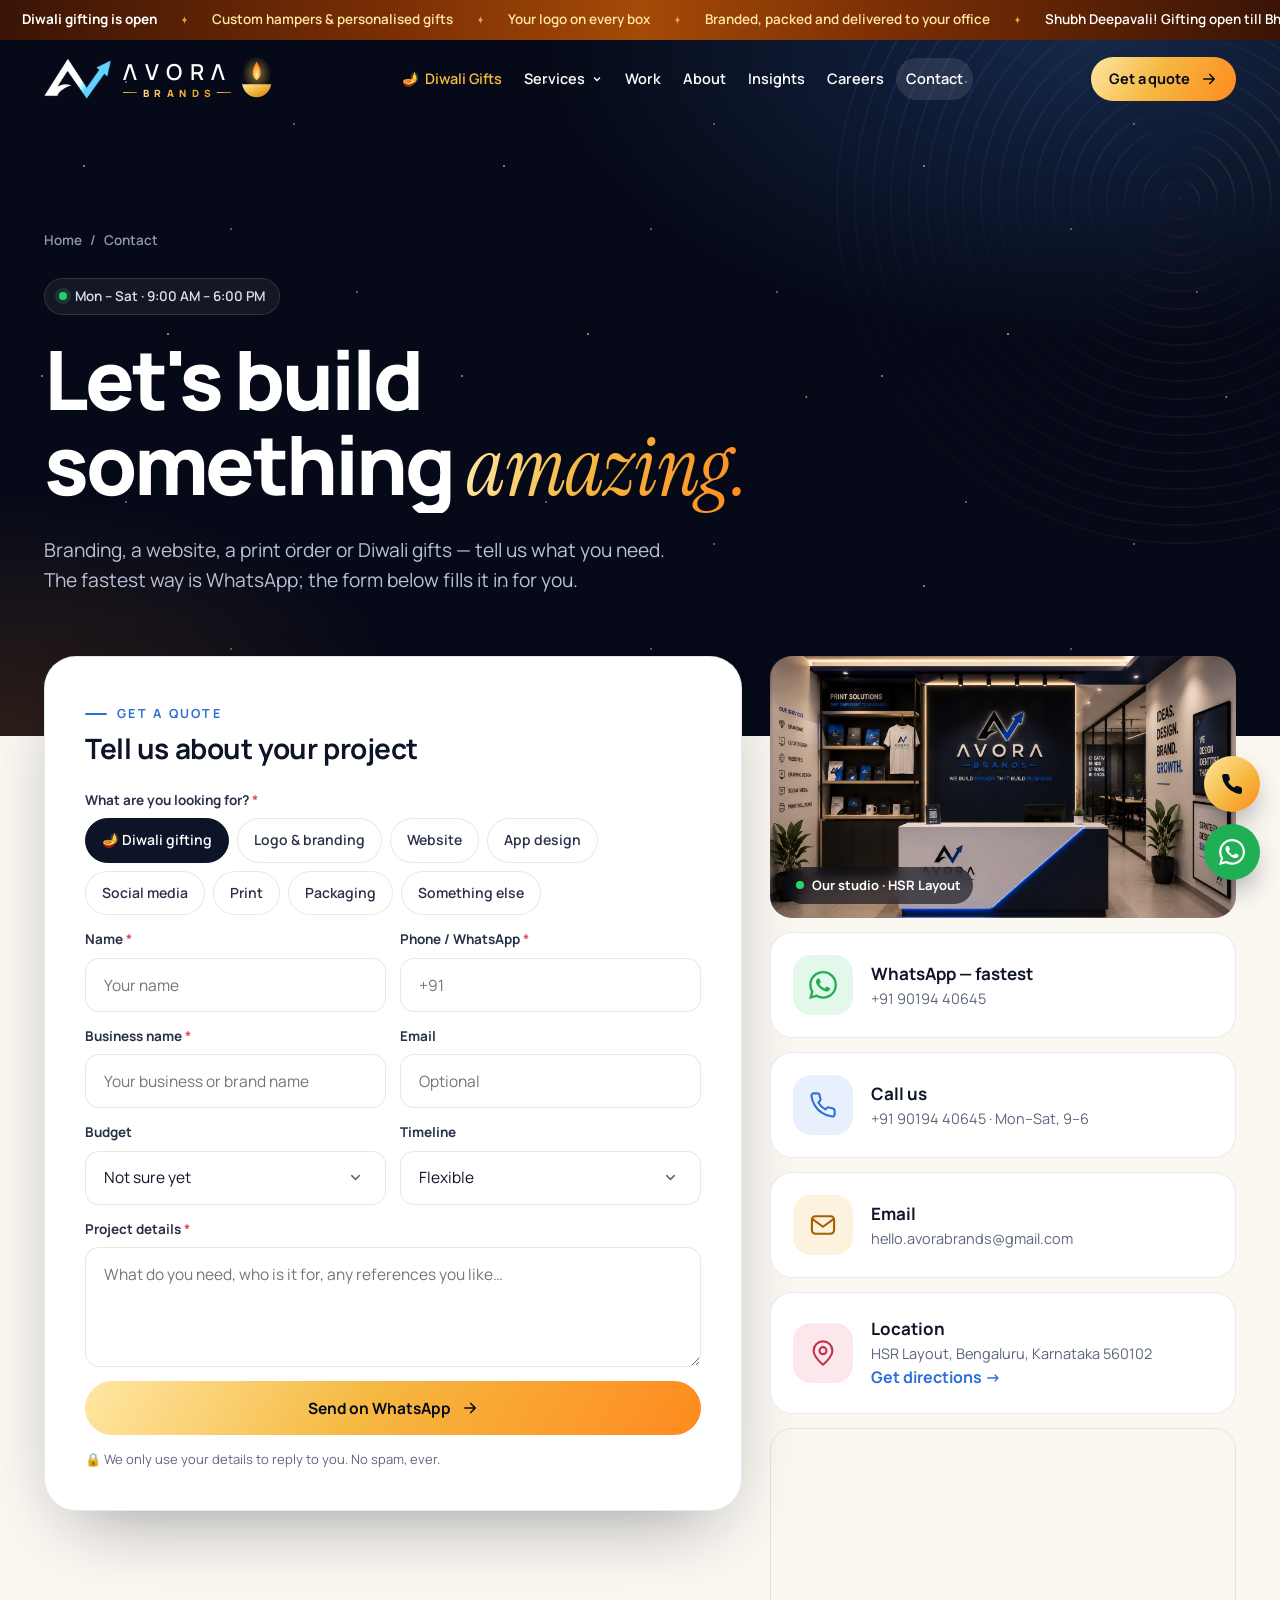
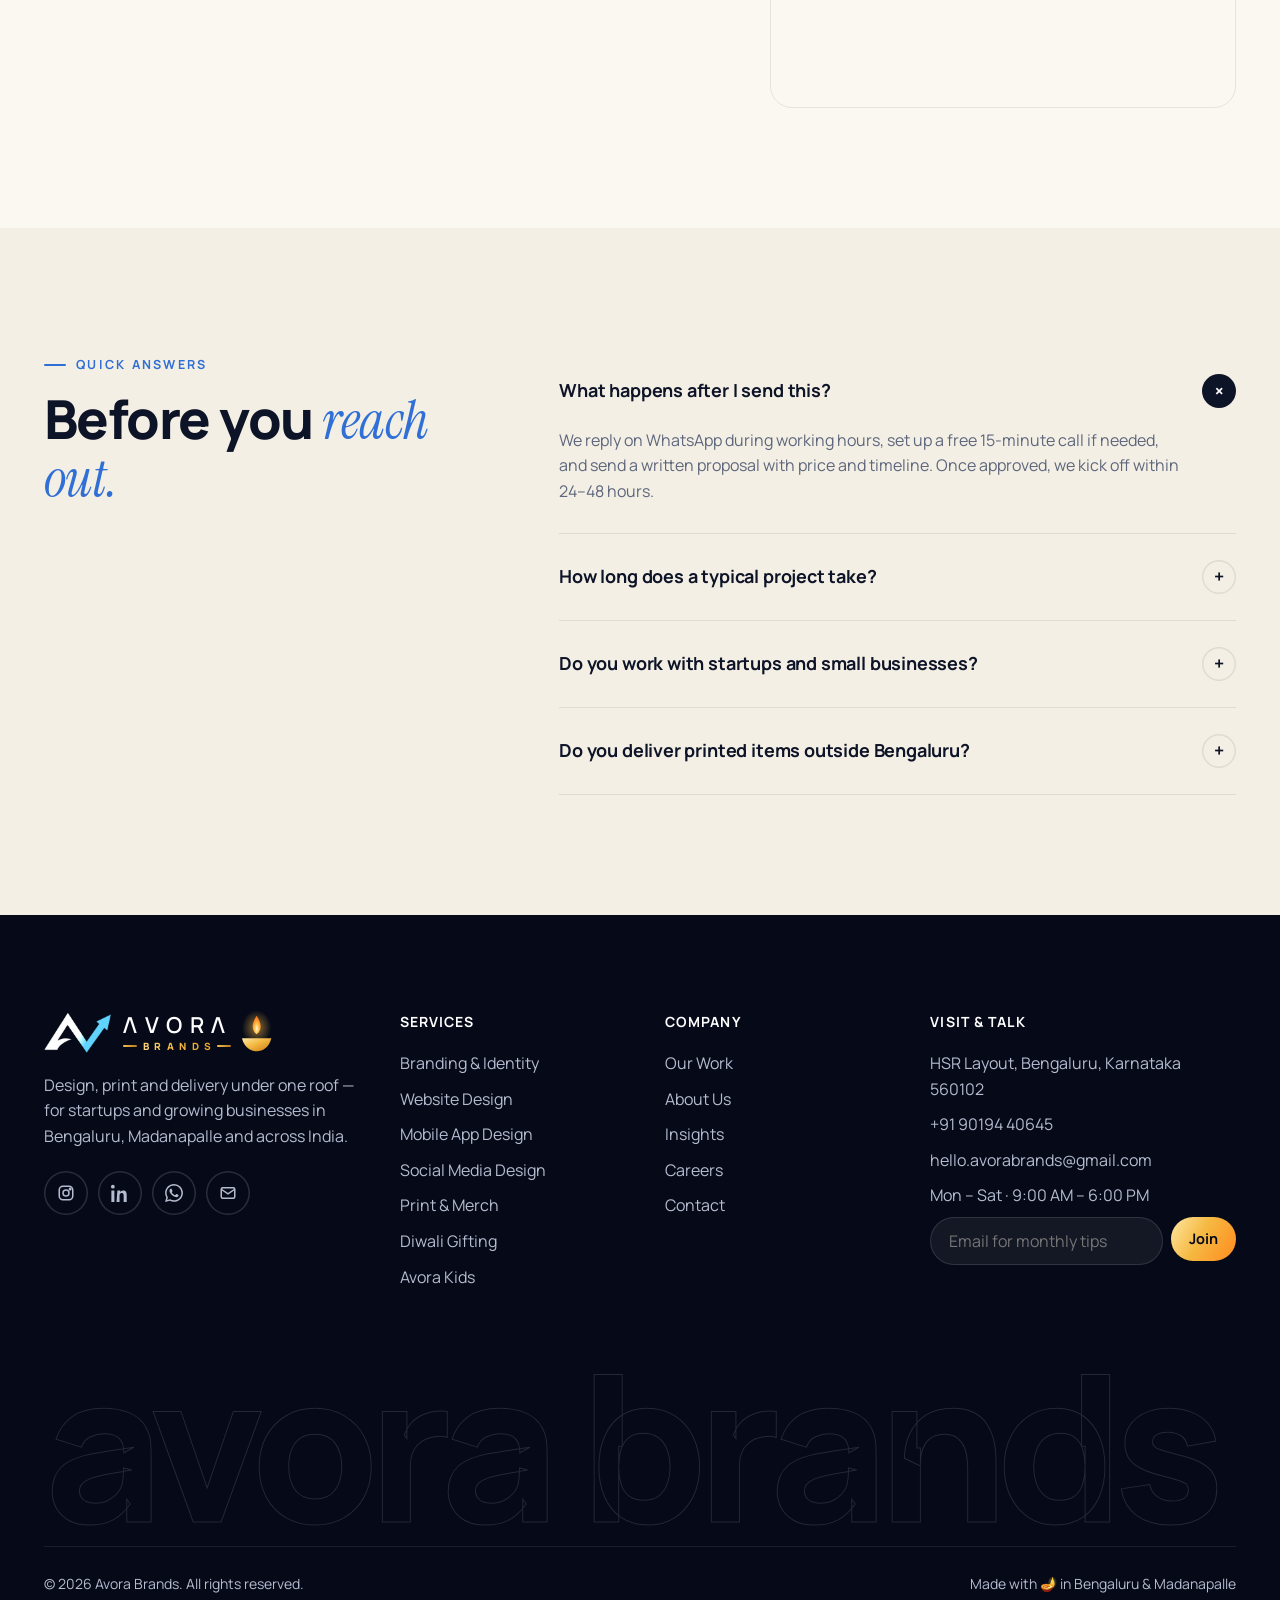
<file: contact.html>
<!doctype html>
<html lang="en" class="no-js">
<head>
<meta charset="utf-8">
<meta name="viewport" content="width=device-width, initial-scale=1">
<title>Contact Avora Brands — Get a Quote in Bengaluru</title>
<meta name="description" content="Get a quote for branding, websites, apps, print or Diwali gifting. Call +91 90194 40645, WhatsApp us or visit our studio in HSR Layout, Bengaluru.">
<meta name="theme-color" content="#060A18">
<link rel="icon" href="data:image/svg+xml,<svg xmlns='http://www.w3.org/2000/svg' viewBox='0 0 100 100'><text y='.9em' font-size='90'>🪔</text></svg>">
<link rel="preconnect" href="https://fonts.googleapis.com"><link rel="preconnect" href="https://fonts.gstatic.com" crossorigin>
<link href="https://fonts.googleapis.com/css2?family=Instrument+Serif:ital@0;1&family=Manrope:wght@400;500;600;700;800&display=swap" rel="stylesheet">
<link rel="stylesheet" href="assets/css/site.css">
</head>
<body data-page="contact" class="dark-top">
<div data-header></div>
<main>
  <section class="page-hero" style="padding-bottom:140px">
    <div class="stars"></div><div class="rangoli-bg"></div>
    <div class="container on-dark">
      <nav class="crumbs" aria-label="Breadcrumb"><a href="index.html">Home</a><span>/</span><span>Contact</span></nav>
      <span class="chip reveal"><span class="dot"></span> Mon – Sat · 9:00 AM – 6:00 PM</span>
      <h1 class="h-display mt-24" data-split>Let's build<br>something <span class="serif gold-text">amazing.</span></h1>
      <p class="lead reveal" style="--d:.35s">Branding, a website, a print order or Diwali gifts — tell us what you need. The fastest way is WhatsApp; the form below fills it in for you.</p>
    </div>
  </section>

  <section class="section" style="padding-top:0;margin-top:-80px;position:relative;z-index:3">
    <div class="container contact-grid">
      <div class="panel reveal" style="box-shadow:var(--shadow-lg)">
        <span class="eyebrow">Get a quote</span>
        <h2 class="h3 mt-8">Tell us about your project</h2>
        <form class="form mt-24" data-wa="New enquiry from avorabrands.in/contact">
          <div class="field"><label>What are you looking for? <span class="req">*</span></label>
            <div class="choice">
              <label><input type="radio" name="Service" value="Diwali gifting" checked><span>🪔 Diwali gifting</span></label>
              <label><input type="radio" name="Service" value="Logo & brand identity"><span>Logo & branding</span></label>
              <label><input type="radio" name="Service" value="Website"><span>Website</span></label>
              <label><input type="radio" name="Service" value="Mobile app design"><span>App design</span></label>
              <label><input type="radio" name="Service" value="Social media design"><span>Social media</span></label>
              <label><input type="radio" name="Service" value="Print"><span>Print</span></label>
              <label><input type="radio" name="Service" value="Packaging"><span>Packaging</span></label>
              <label><input type="radio" name="Service" value="Something else"><span>Something else</span></label>
            </div></div>
          <div class="row2">
            <div class="field"><label for="c-name">Name <span class="req">*</span></label><input class="input" id="c-name" name="Name" required autocomplete="name" placeholder="Your name"></div>
            <div class="field"><label for="c-phone">Phone / WhatsApp <span class="req">*</span></label><input class="input" id="c-phone" name="Phone" type="tel" required autocomplete="tel" placeholder="+91"></div>
          </div>
          <div class="row2">
            <div class="field"><label for="c-biz">Business name <span class="req">*</span></label><input class="input" id="c-biz" name="Business" autocomplete="organization" required placeholder="Your business or brand name"></div>
            <div class="field"><label for="c-email">Email</label><input class="input" id="c-email" name="Email" type="email" autocomplete="email" placeholder="Optional"></div>
          </div>
          <div class="row2">
            <div class="field"><label for="c-budget">Budget</label><select class="select input" id="c-budget" name="Budget"><option value="">Not sure yet</option><option>Under ₹10,000</option><option>₹10,000 – ₹25,000</option><option>₹25,000 – ₹75,000</option><option>₹75,000+</option></select></div>
            <div class="field"><label for="c-when">Timeline</label><select class="select input" id="c-when" name="Timeline"><option value="">Flexible</option><option>This week</option><option>Within 2 weeks</option><option>Within a month</option><option>Just exploring</option></select></div>
          </div>
          <div class="field"><label for="c-msg">Project details <span class="req">*</span></label><textarea class="textarea" id="c-msg" name="Details" required placeholder="What do you need, who is it for, any references you like…"></textarea></div>
          <button class="btn btn--gold" type="submit" data-magnetic>Send on WhatsApp <i data-i="arrow"></i></button>
          <p class="form-note">🔒 We only use your details to reply to you. No spam, ever.</p>
          <div class="form-ok">WhatsApp is opening with your message — just hit send. Talk soon! 🎉</div>
        </form>
      </div>
      <div class="grid" style="gap:14px">
        <figure class="office-shot reveal-scale"><img src="images/contact-office2.jpg" alt="The Avora Brands studio reception in HSR Layout, Bengaluru" loading="lazy"><figcaption><span class="dot-live"></span>Our studio · HSR Layout</figcaption></figure>
        <a class="info-card reveal" href="#" data-wa-link="Hi Avora Brands!"><span class="ic ic-wa"><i data-i="wa"></i></span><span><b>WhatsApp — fastest</b><small>+91 90194 40645</small></span></a>
        <a class="info-card reveal" href="tel:+919019440645"><span class="ic ic-call"><i data-i="phone"></i></span><span><b>Call us</b><small>+91 90194 40645 · Mon–Sat, 9–6</small></span></a>
        <a class="info-card reveal" href="mailto:hello.avorabrands@gmail.com"><span class="ic ic-mail"><i data-i="mail2"></i></span><span><b>Email</b><small>hello.avorabrands@gmail.com</small></span></a>
        <div class="info-card reveal"><span class="ic ic-pin"><i data-i="pin"></i></span><span><b>Location</b><small>HSR Layout, Bengaluru, Karnataka 560102</small><a href="https://maps.google.com/?q=HSR+Layout+Bengaluru+560102" target="_blank" rel="noopener">Get directions →</a></span></div>
        <div class="map reveal"><iframe title="Map of HSR Layout, Bengaluru" loading="lazy" referrerpolicy="no-referrer-when-downgrade" src="https://www.google.com/maps?q=HSR+Layout,+Bengaluru+560102&output=embed"></iframe></div>
      </div>
    </div>
  </section>

  <section class="section section--ivory">
    <div class="container faq-wrap">
      <div><span class="eyebrow reveal">Quick answers</span><h2 class="h2 mt-16 reveal">Before you <span class="serif blue-text">reach out.</span></h2></div>
      <div class="faq reveal">
        <details open><summary>What happens after I send this?<span class="pm">+</span></summary><div class="ans">We reply on WhatsApp during working hours, set up a free 15-minute call if needed, and send a written proposal with price and timeline. Once approved, we kick off within 24–48 hours.</div></details>
        <details><summary>How long does a typical project take?<span class="pm">+</span></summary><div class="ans">A logo takes 3–5 days, a full brand identity 1–2 weeks, a website 7–10 days and app design 10–15 days. We confirm the exact timeline before starting.</div></details>
        <details><summary>Do you work with startups and small businesses?<span class="pm">+</span></summary><div class="ans">Absolutely — most of our clients are. Packages are flexible, so you only pay for what you need.</div></details>
        <details><summary>Do you deliver printed items outside Bengaluru?<span class="pm">+</span></summary><div class="ans">Yes, across India. Share your address when you order.</div></details>
      </div>
    </div>
  </section>
</main>
<div data-footer></div>
<script src="assets/js/data.js"></script>
<script src="assets/js/site.js"></script>
</body>
</html>
</file>
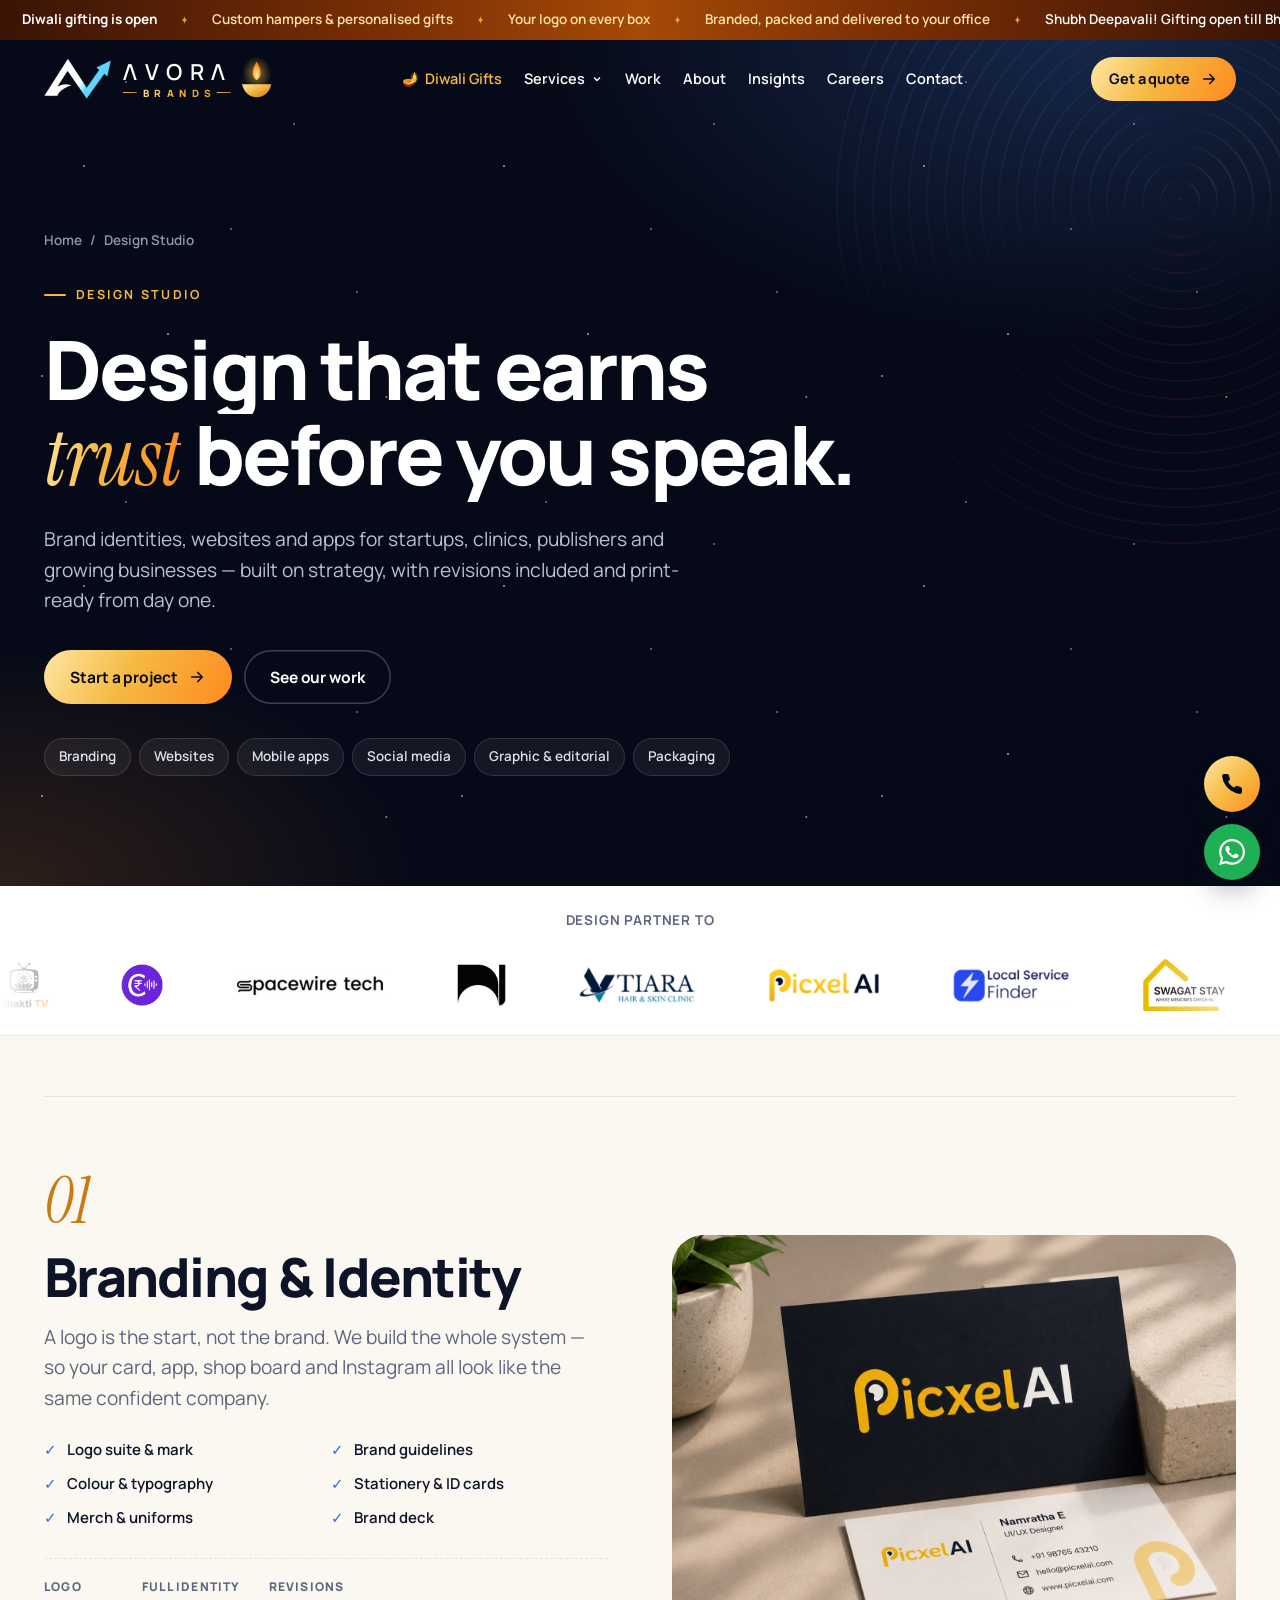
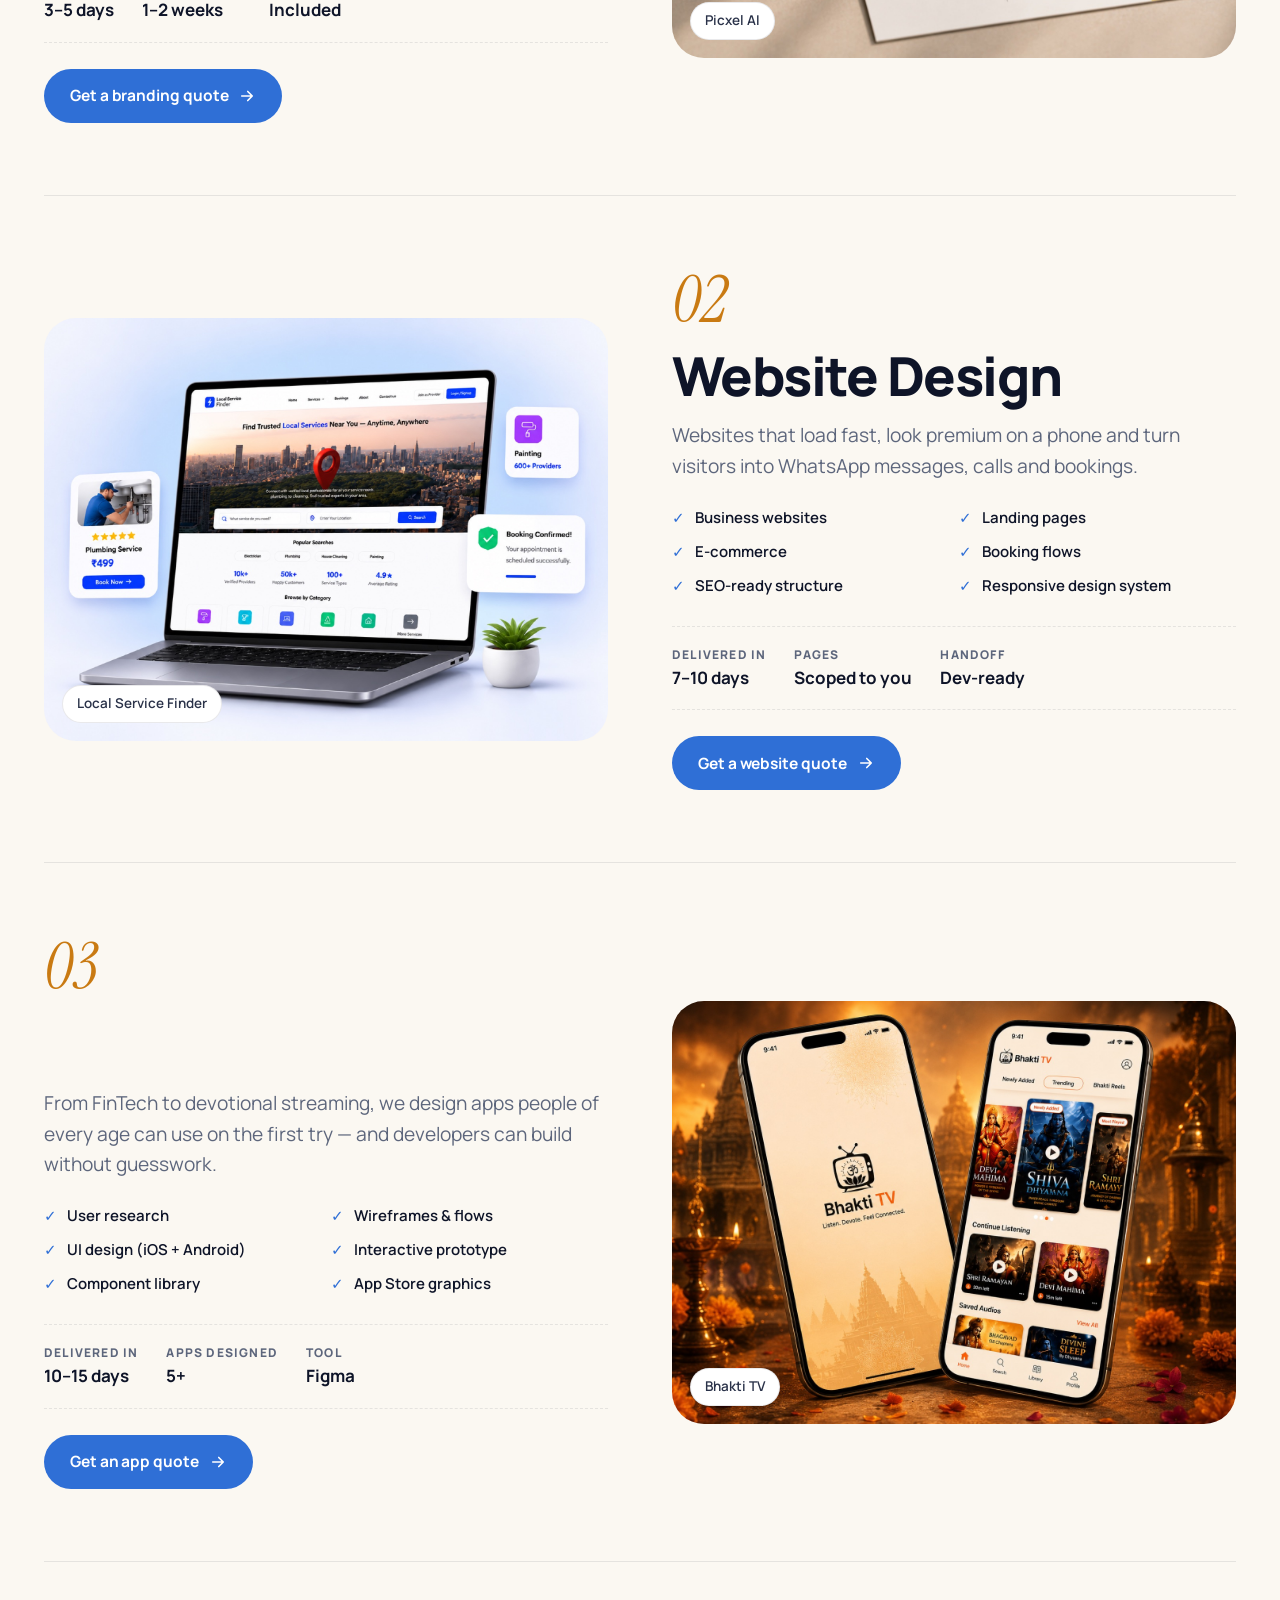
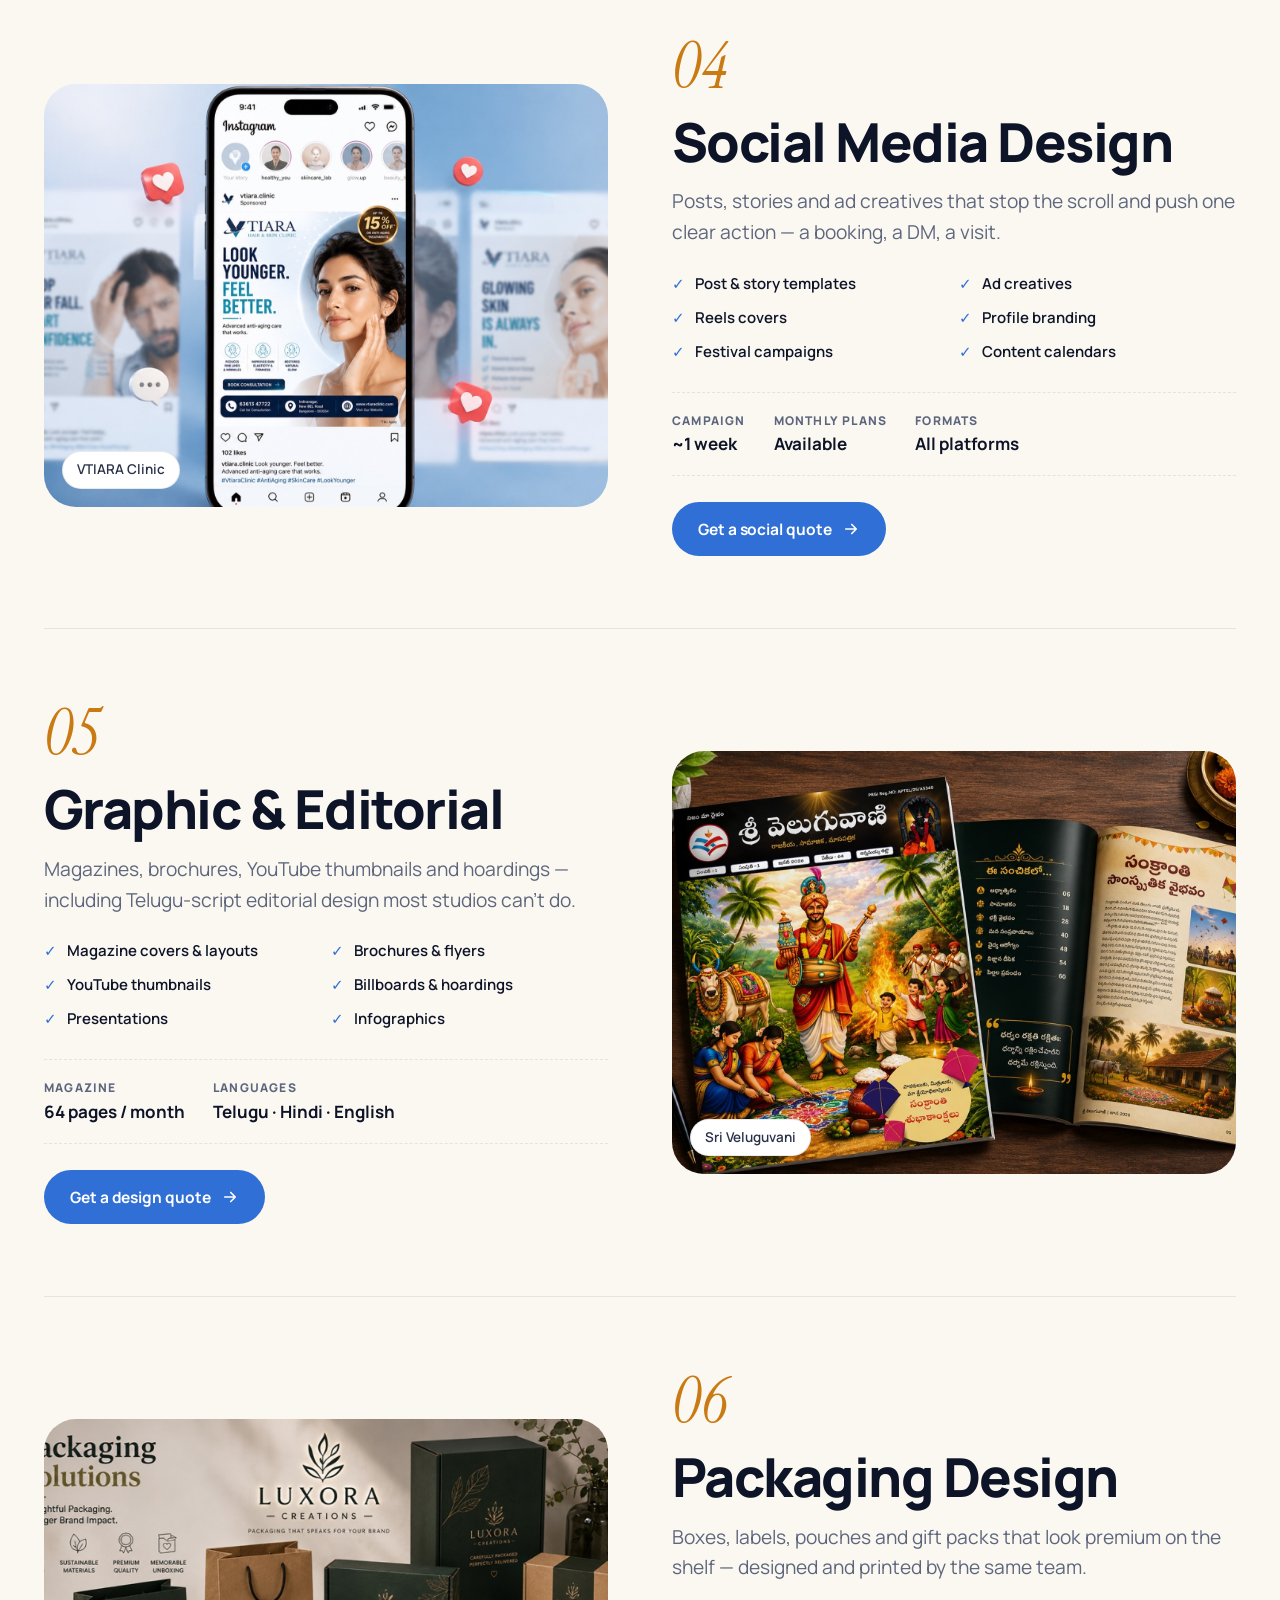
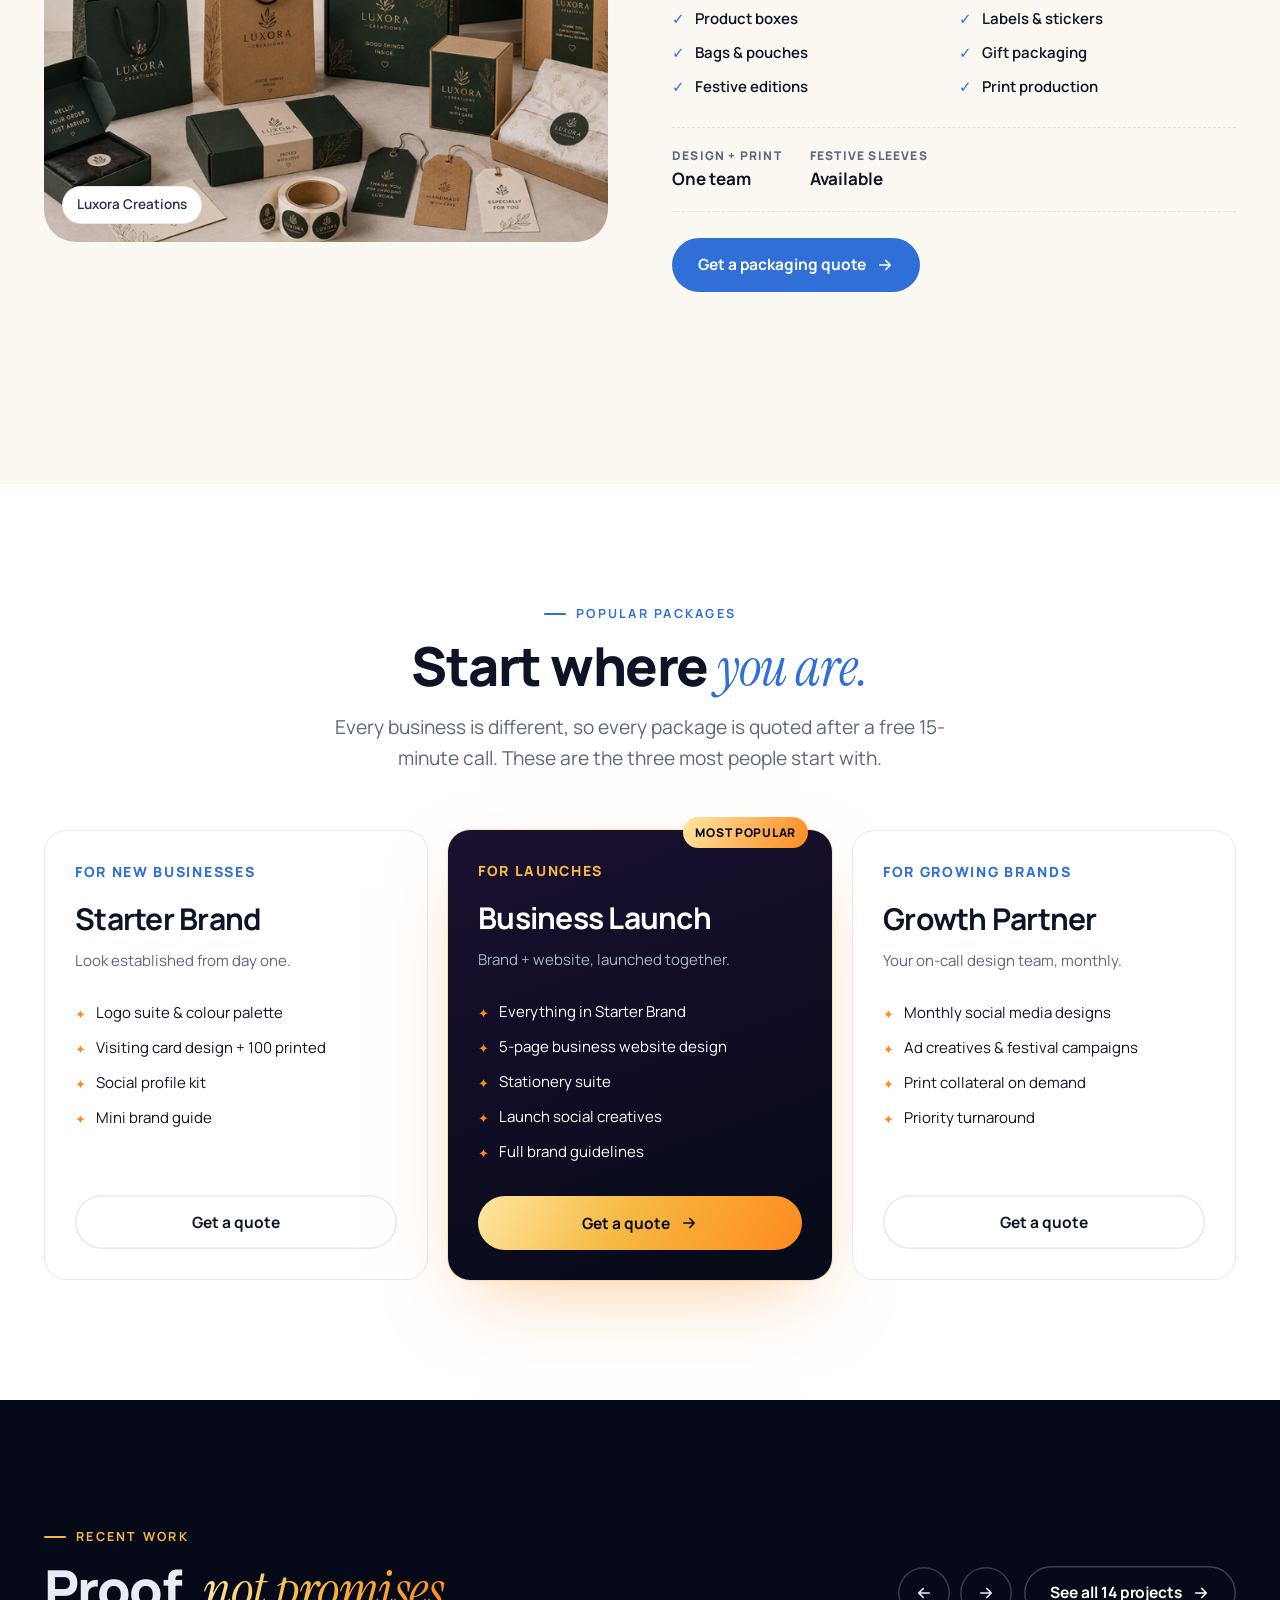
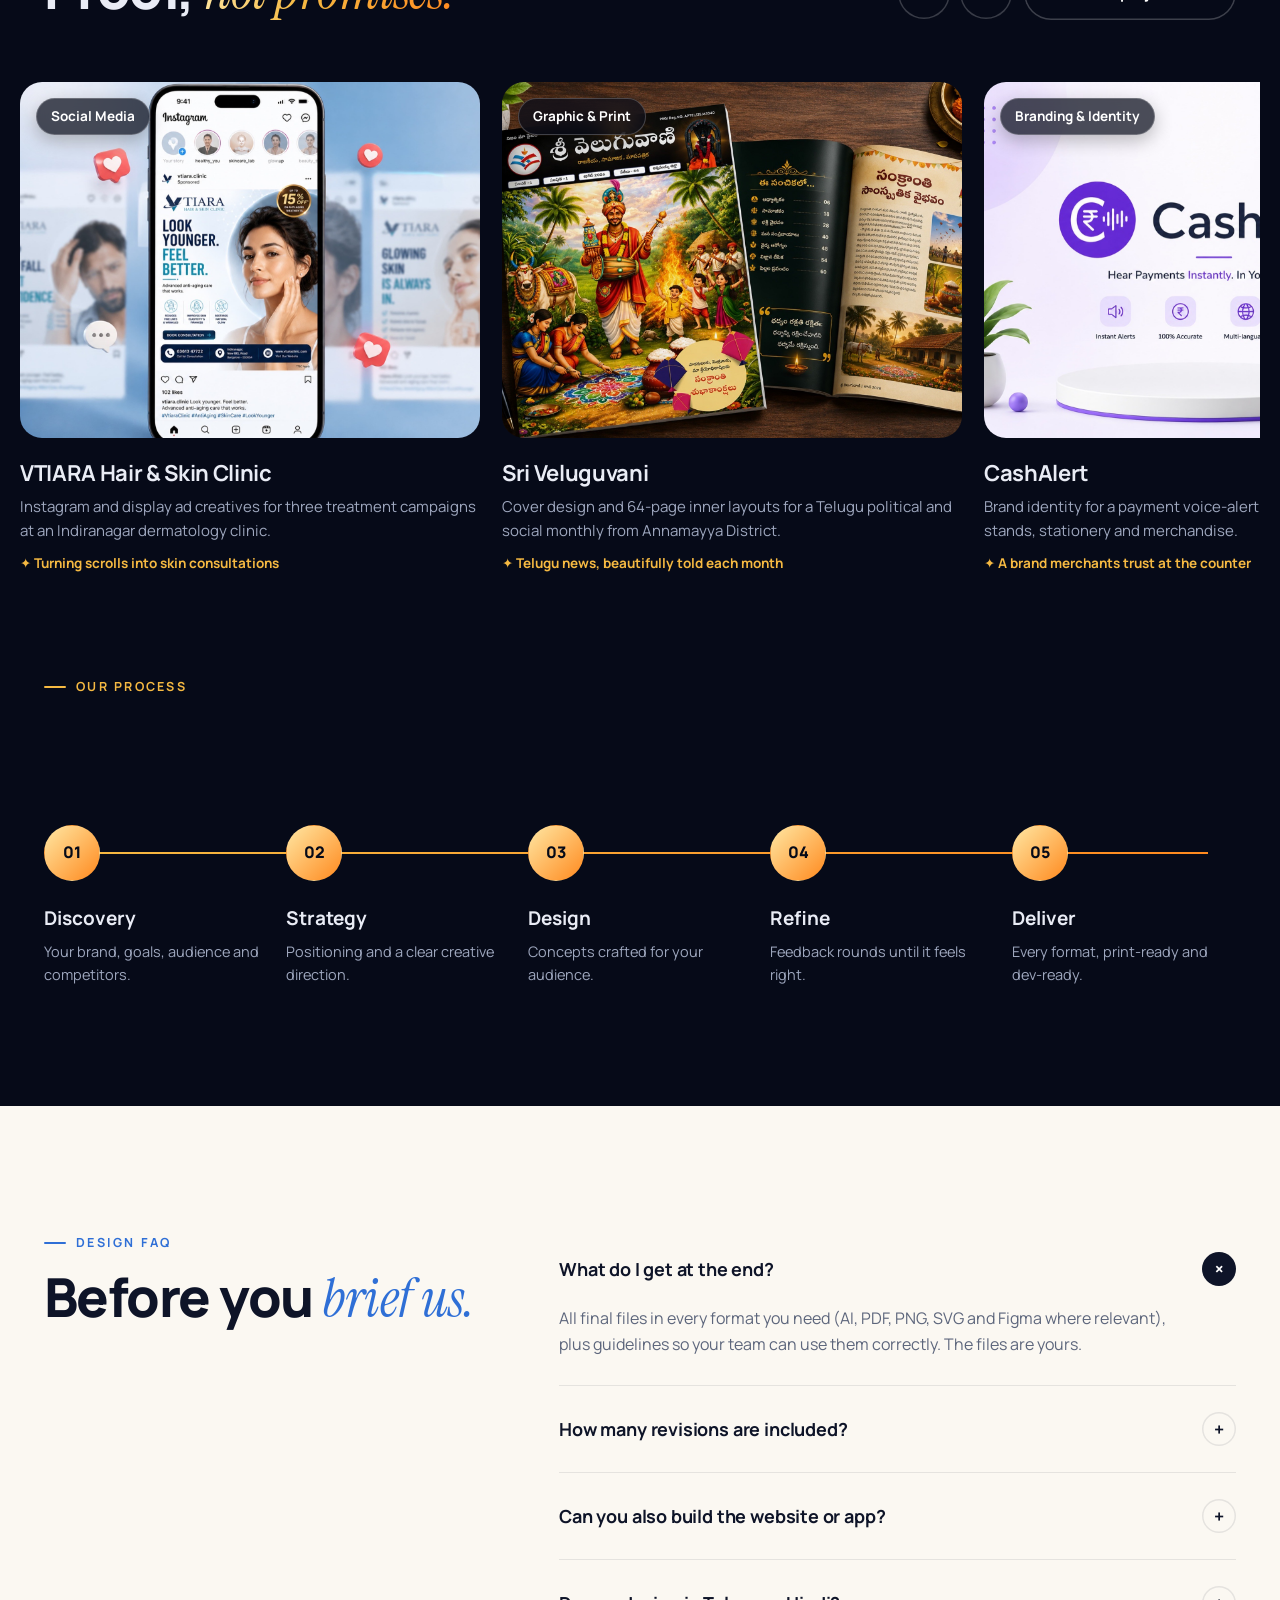
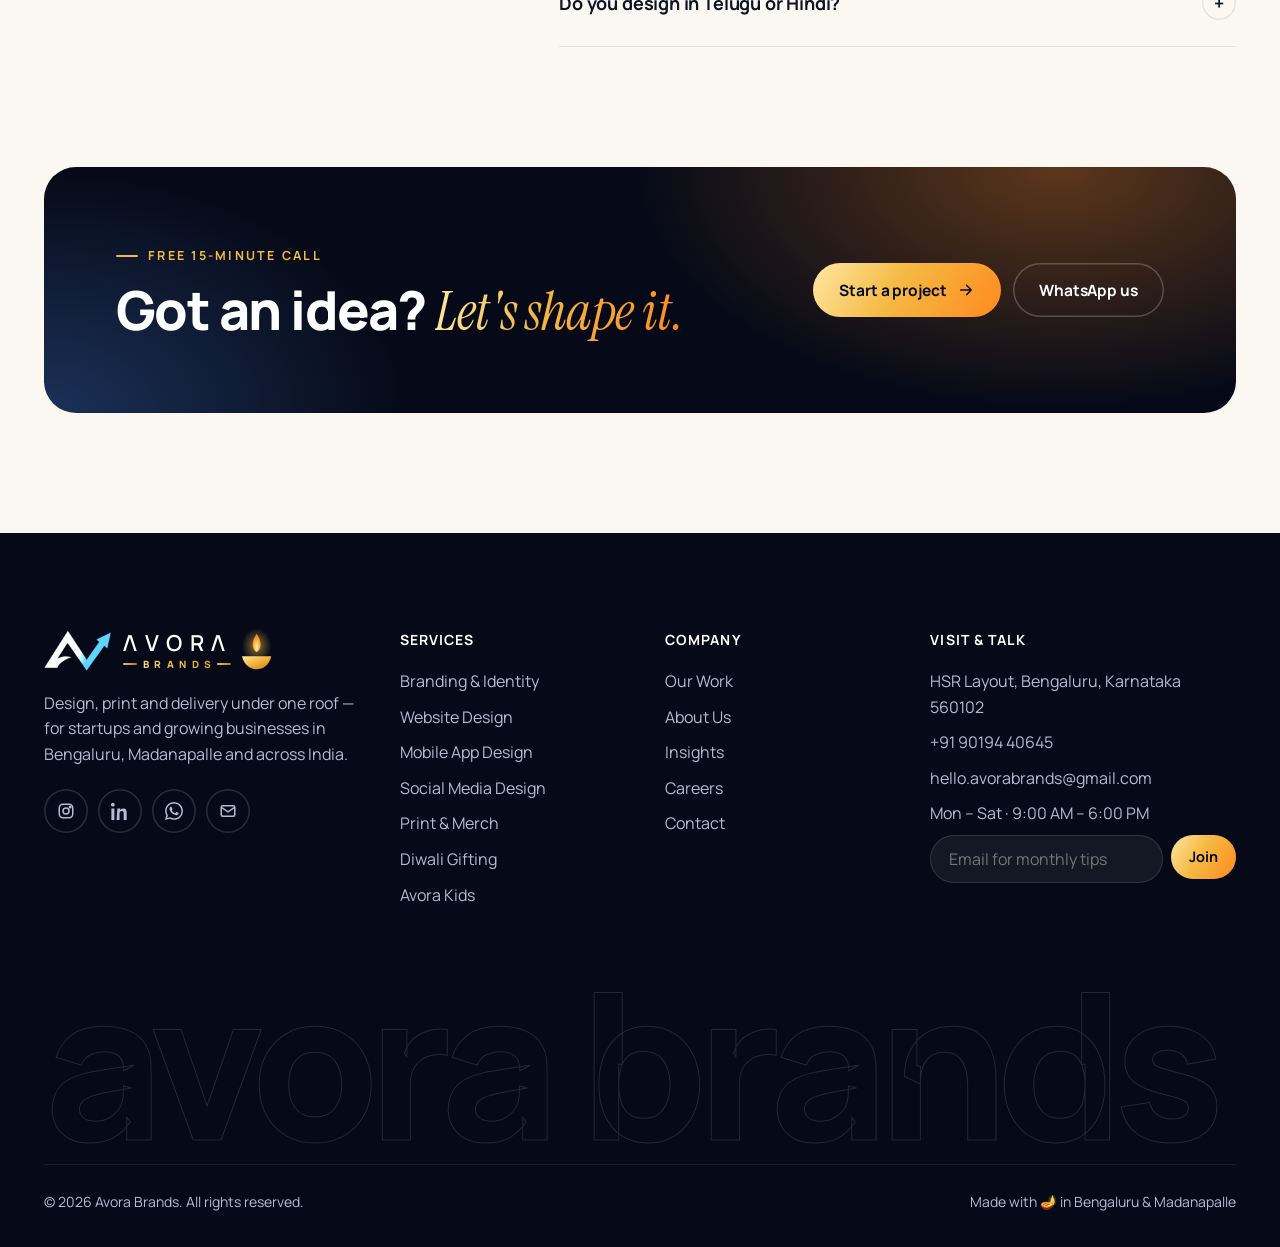
<file: design.html>
<!doctype html>
<html lang="en" class="no-js">
<head>
<meta charset="utf-8">
<meta name="viewport" content="width=device-width, initial-scale=1">
<title>Design Studio — Branding, Websites & App Design | Avora Brands</title>
<meta name="description" content="Brand identity, website design, mobile app UI/UX, social media, editorial and packaging design by Avora Brands, Bengaluru. Strategy-led, revisions included.">
<meta property="og:image" content="images/PicxelAI1.2.jpg">
<meta name="theme-color" content="#060A18">
<link rel="icon" href="data:image/svg+xml,<svg xmlns='http://www.w3.org/2000/svg' viewBox='0 0 100 100'><text y='.9em' font-size='90'>🪔</text></svg>">
<link rel="preconnect" href="https://fonts.googleapis.com"><link rel="preconnect" href="https://fonts.gstatic.com" crossorigin>
<link href="https://fonts.googleapis.com/css2?family=Instrument+Serif:ital@0;1&family=Manrope:wght@400;500;600;700;800&display=swap" rel="stylesheet">
<link rel="stylesheet" href="assets/css/site.css">
<style>
  .svc-detail{display:grid;grid-template-columns:1fr 1fr;gap:64px;align-items:center;padding:72px 0;border-top:1px solid var(--line);scroll-margin-top:100px}
  .svc-detail:nth-child(even) .svc-media{order:-1}
  .svc-media{border-radius:var(--radius-lg);overflow:hidden;aspect-ratio:4/3;background:var(--bg-2);position:relative}
  .svc-media img{width:100%;height:100%;object-fit:cover;transition:transform 1.2s var(--ease)}
  .svc-media:hover img{transform:scale(1.04)}
  .svc-media .chip{position:absolute;left:18px;bottom:18px}
  .svc-detail .num{font-family:var(--serif);font-style:italic;font-size:64px;line-height:1;color:var(--gold-deep)}
  .svc-detail ul{list-style:none;display:grid;grid-template-columns:1fr 1fr;gap:10px;margin:24px 0 28px}
  .svc-detail li{display:flex;gap:10px;font-weight:600;font-size:15px}
  .svc-detail li::before{content:"✓";color:var(--blue);font-weight:800}
  .svc-facts{display:flex;gap:28px;flex-wrap:wrap;padding:18px 0;border-top:1px dashed var(--line);border-bottom:1px dashed var(--line);margin-bottom:26px}
  .svc-facts small{display:block;font-size:12px;font-weight:800;color:var(--muted);letter-spacing:.1em;text-transform:uppercase}
  .svc-facts b{font-size:17px}
  @media (max-width:900px){.svc-detail{grid-template-columns:1fr;gap:28px;padding:48px 0}.svc-detail:nth-child(even) .svc-media{order:0}.svc-detail ul{grid-template-columns:1fr}}
  .jump{display:flex;gap:8px;flex-wrap:wrap;margin-top:34px}
</style>
</head>
<body data-page="design" class="dark-top">
<div data-header></div>

<main>
  <section class="page-hero">
    <div class="stars"></div><div class="rangoli-bg"></div>
    <div class="container on-dark">
      <nav class="crumbs" aria-label="Breadcrumb"><a href="index.html">Home</a><span>/</span><span>Design Studio</span></nav>
      <span class="eyebrow reveal">Design Studio</span>
      <h1 class="h-display mt-24" data-split>Design that earns<br><span class="serif gold-text">trust</span> before you speak.</h1>
      <p class="lead reveal" style="--d:.35s">Brand identities, websites and apps for startups, clinics, publishers and growing businesses — built on strategy, with revisions included and print-ready from day one.</p>
      <div class="btn-row reveal" style="--d:.45s"><a class="btn btn--gold" href="contact.html" data-magnetic>Start a project <i data-i="arrow"></i></a><a class="btn btn--ghost" href="work.html">See our work</a></div>
      <div class="jump reveal" style="--d:.55s">
        <a class="chip" href="#branding">Branding</a><a class="chip" href="#website">Websites</a><a class="chip" href="#app">Mobile apps</a><a class="chip" href="#social">Social media</a><a class="chip" href="#graphic">Graphic & editorial</a><a class="chip" href="#packaging">Packaging</a>
      </div>
    </div>
  </section>

  <section class="logos-band" aria-label="Clients"><p>Design partner to</p><div class="marquee" data-logos></div></section>

  <section class="section" style="padding-top:60px">
    <div class="container">
      <article class="svc-detail" id="branding">
        <div>
          <span class="num">01</span>
          <h2 class="h2 mt-16 reveal">Branding & Identity</h2>
          <p class="lead mt-16 reveal">A logo is the start, not the brand. We build the whole system — so your card, app, shop board and Instagram all look like the same confident company.</p>
          <ul class="reveal"><li>Logo suite & mark</li><li>Brand guidelines</li><li>Colour & typography</li><li>Stationery & ID cards</li><li>Merch & uniforms</li><li>Brand deck</li></ul>
          <div class="svc-facts reveal"><div><small>Logo</small><b>3–5 days</b></div><div><small>Full identity</small><b>1–2 weeks</b></div><div><small>Revisions</small><b>Included</b></div></div>
          <a class="btn btn--blue reveal" href="#" data-wa-link="Hi Avora! I'd like a quote for branding / logo design.">Get a branding quote <i data-i="arrow"></i></a>
        </div>
        <a class="svc-media reveal-scale" href="case.html?p=picxel-brand"><img src="images/PicxelAI1.2.jpg" alt="Picxel AI brand identity on stationery and merchandise" loading="lazy"><span class="chip">Picxel AI</span></a>
      </article>

      <article class="svc-detail" id="website">
        <div>
          <span class="num">02</span>
          <h2 class="h2 mt-16 reveal">Website Design</h2>
          <p class="lead mt-16 reveal">Websites that load fast, look premium on a phone and turn visitors into WhatsApp messages, calls and bookings.</p>
          <ul class="reveal"><li>Business websites</li><li>Landing pages</li><li>E-commerce</li><li>Booking flows</li><li>SEO-ready structure</li><li>Responsive design system</li></ul>
          <div class="svc-facts reveal"><div><small>Delivered in</small><b>7–10 days</b></div><div><small>Pages</small><b>Scoped to you</b></div><div><small>Handoff</small><b>Dev-ready</b></div></div>
          <a class="btn btn--blue reveal" href="#" data-wa-link="Hi Avora! I'd like a quote for a website.">Get a website quote <i data-i="arrow"></i></a>
        </div>
        <a class="svc-media reveal-scale" href="case.html?p=localservice-web"><img src="images/lsf-web-thumb.jpg" alt="Local Service Finder website on a laptop" loading="lazy"><span class="chip">Local Service Finder</span></a>
      </article>

      <article class="svc-detail" id="app">
        <div>
          <span class="num">03</span>
          <h2 class="h2 mt-16 reveal">Mobile App UI/UX</h2>
          <p class="lead mt-16 reveal">From FinTech to devotional streaming, we design apps people of every age can use on the first try — and developers can build without guesswork.</p>
          <ul class="reveal"><li>User research</li><li>Wireframes & flows</li><li>UI design (iOS + Android)</li><li>Interactive prototype</li><li>Component library</li><li>App Store graphics</li></ul>
          <div class="svc-facts reveal"><div><small>Delivered in</small><b>10–15 days</b></div><div><small>Apps designed</small><b>5+</b></div><div><small>Tool</small><b>Figma</b></div></div>
          <a class="btn btn--blue reveal" href="#" data-wa-link="Hi Avora! I'd like a quote for mobile app design.">Get an app quote <i data-i="arrow"></i></a>
        </div>
        <a class="svc-media reveal-scale" href="case.html?p=bhaktitv"><img src="images/img-bhaktitv.jpg" alt="Bhakti TV mobile app design" loading="lazy"><span class="chip">Bhakti TV</span></a>
      </article>

      <article class="svc-detail" id="social">
        <div>
          <span class="num">04</span>
          <h2 class="h2 mt-16 reveal">Social Media Design</h2>
          <p class="lead mt-16 reveal">Posts, stories and ad creatives that stop the scroll and push one clear action — a booking, a DM, a visit.</p>
          <ul class="reveal"><li>Post & story templates</li><li>Ad creatives</li><li>Reels covers</li><li>Profile branding</li><li>Festival campaigns</li><li>Content calendars</li></ul>
          <div class="svc-facts reveal"><div><small>Campaign</small><b>~1 week</b></div><div><small>Monthly plans</small><b>Available</b></div><div><small>Formats</small><b>All platforms</b></div></div>
          <a class="btn btn--blue reveal" href="#" data-wa-link="Hi Avora! I'd like a quote for social media design.">Get a social quote <i data-i="arrow"></i></a>
        </div>
        <a class="svc-media reveal-scale" href="case.html?p=tiara"><img src="images/tiara-social1.jpg" alt="VTIARA clinic social media ad creatives" loading="lazy"><span class="chip">VTIARA Clinic</span></a>
      </article>

      <article class="svc-detail" id="graphic">
        <div>
          <span class="num">05</span>
          <h2 class="h2 mt-16 reveal">Graphic & Editorial</h2>
          <p class="lead mt-16 reveal">Magazines, brochures, YouTube thumbnails and hoardings — including Telugu-script editorial design most studios can't do.</p>
          <ul class="reveal"><li>Magazine covers & layouts</li><li>Brochures & flyers</li><li>YouTube thumbnails</li><li>Billboards & hoardings</li><li>Presentations</li><li>Infographics</li></ul>
          <div class="svc-facts reveal"><div><small>Magazine</small><b>64 pages / month</b></div><div><small>Languages</small><b>Telugu · Hindi · English</b></div></div>
          <a class="btn btn--blue reveal" href="#" data-wa-link="Hi Avora! I'd like a quote for graphic / editorial design.">Get a design quote <i data-i="arrow"></i></a>
        </div>
        <a class="svc-media reveal-scale" href="case.html?p=veluguvani"><img src="images/veluguvani1.jpg" alt="Sri Veluguvani magazine cover design" loading="lazy"><span class="chip">Sri Veluguvani</span></a>
      </article>

      <article class="svc-detail" id="packaging">
        <div>
          <span class="num">06</span>
          <h2 class="h2 mt-16 reveal">Packaging Design</h2>
          <p class="lead mt-16 reveal">Boxes, labels, pouches and gift packs that look premium on the shelf — designed and printed by the same team.</p>
          <ul class="reveal"><li>Product boxes</li><li>Labels & stickers</li><li>Bags & pouches</li><li>Gift packaging</li><li>Festive editions</li><li>Print production</li></ul>
          <div class="svc-facts reveal"><div><small>Design + print</small><b>One team</b></div><div><small>Festive sleeves</small><b>Available</b></div></div>
          <a class="btn btn--blue reveal" href="#" data-wa-link="Hi Avora! I'd like a quote for packaging design.">Get a packaging quote <i data-i="arrow"></i></a>
        </div>
        <a class="svc-media reveal-scale" href="print.html#packaging"><img src="images/cat-packaging.jpg" alt="Custom branded packaging" loading="lazy"><span class="chip">Luxora Creations</span></a>
      </article>
    </div>
  </section>

  <section class="section section--white">
    <div class="container">
      <div class="sec-head center"><span class="eyebrow eyebrow--center reveal">Popular packages</span><h2 class="h2 reveal">Start where <span class="serif blue-text">you are.</span></h2><p class="lead reveal">Every business is different, so every package is quoted after a free 15-minute call. These are the three most people start with.</p></div>
      <div class="grid g-3">
        <div class="tier reveal"><span class="t-name">For new businesses</span><h3>Starter Brand</h3><p class="t-sub">Look established from day one.</p><ul><li>Logo suite & colour palette</li><li>Visiting card design + 100 printed</li><li>Social profile kit</li><li>Mini brand guide</li></ul><a class="btn btn--ghost" href="#" data-wa-link="Hi Avora! I'm interested in the Starter Brand package.">Get a quote</a></div>
        <div class="tier feature reveal" style="--d:.08s"><span class="badge">MOST POPULAR</span><span class="t-name">For launches</span><h3>Business Launch</h3><p class="t-sub">Brand + website, launched together.</p><ul><li>Everything in Starter Brand</li><li>5-page business website design</li><li>Stationery suite</li><li>Launch social creatives</li><li>Full brand guidelines</li></ul><a class="btn btn--gold" href="#" data-wa-link="Hi Avora! I'm interested in the Business Launch package.">Get a quote <i data-i="arrow"></i></a></div>
        <div class="tier reveal" style="--d:.16s"><span class="t-name">For growing brands</span><h3>Growth Partner</h3><p class="t-sub">Your on-call design team, monthly.</p><ul><li>Monthly social media designs</li><li>Ad creatives & festival campaigns</li><li>Print collateral on demand</li><li>Priority turnaround</li></ul><a class="btn btn--ghost" href="#" data-wa-link="Hi Avora! I'm interested in the Growth Partner monthly plan.">Get a quote</a></div>
      </div>
    </div>
  </section>

  <section class="section section--dark" style="overflow:hidden">
    <div class="container">
      <div class="sec-head"><div><span class="eyebrow reveal">Recent work</span><h2 class="h2 reveal">Proof, <span class="serif gold-text">not promises.</span></h2></div>
        <div class="flex gap-12 items-center reveal"><div class="scroller-nav" data-scroller-nav="dWork"><button aria-label="Previous"><i data-i="left"></i></button><button aria-label="Next"><i data-i="arrow"></i></button></div><a class="btn btn--ghost" href="work.html">See all 14 projects <i data-i="arrow"></i></a></div></div>
      <div class="work-scroller" id="dWork" data-scroller data-work="featured"></div>
      <div class="mt-64"></div>
      <div class="sec-head"><div><span class="eyebrow reveal">Our process</span><h2 class="h2 reveal">Strategy first. <span class="serif">Pixels second.</span></h2></div></div>
      <div class="process"><div class="bar"></div>
        <div class="step"><div class="n" style="--d:.1s">01</div><h4>Discovery</h4><p>Your brand, goals, audience and competitors.</p></div>
        <div class="step"><div class="n" style="--d:.4s">02</div><h4>Strategy</h4><p>Positioning and a clear creative direction.</p></div>
        <div class="step"><div class="n" style="--d:.7s">03</div><h4>Design</h4><p>Concepts crafted for your audience.</p></div>
        <div class="step"><div class="n" style="--d:1s">04</div><h4>Refine</h4><p>Feedback rounds until it feels right.</p></div>
        <div class="step"><div class="n" style="--d:1.3s">05</div><h4>Deliver</h4><p>Every format, print-ready and dev-ready.</p></div>
      </div>
    </div>
  </section>

  <section class="section">
    <div class="container faq-wrap">
      <div><span class="eyebrow reveal">Design FAQ</span><h2 class="h2 mt-16 reveal">Before you <span class="serif blue-text">brief us.</span></h2></div>
      <div class="faq reveal">
        <details open><summary>What do I get at the end?<span class="pm">+</span></summary><div class="ans">All final files in every format you need (AI, PDF, PNG, SVG and Figma where relevant), plus guidelines so your team can use them correctly. The files are yours.</div></details>
        <details><summary>How many revisions are included?<span class="pm">+</span></summary><div class="ans">It depends on the package and is written into your proposal. Most clients approve within the first or second round.</div></details>
        <details><summary>Can you also build the website or app?<span class="pm">+</span></summary><div class="ans">We design and hand over developer-ready Figma files. If you need development, we can work with your developers or recommend a trusted partner.</div></details>
        <details><summary>Do you design in Telugu or Hindi?<span class="pm">+</span></summary><div class="ans">Yes — from a 64-page Telugu monthly magazine to Hindi typography in devotional apps.</div></details>
      </div>
    </div>
  </section>

  <section class="section" style="padding-top:0">
    <div class="container"><div class="cta-band on-dark" style="grid-template-columns:1fr auto">
      <div><span class="eyebrow">Free 15-minute call</span><h2 class="h2 mt-16">Got an idea? <span class="serif gold-text">Let's shape it.</span></h2></div>
      <div class="btn-row"><a class="btn btn--gold" href="contact.html" data-magnetic>Start a project <i data-i="arrow"></i></a><a class="btn btn--ghost" href="#" data-wa-link="Hi Avora! I have a design project.">WhatsApp us</a></div>
    </div></div>
  </section>
</main>

<div data-footer></div>
<script src="assets/js/data.js"></script>
<script src="assets/js/site.js"></script>
</body>
</html>
</file>
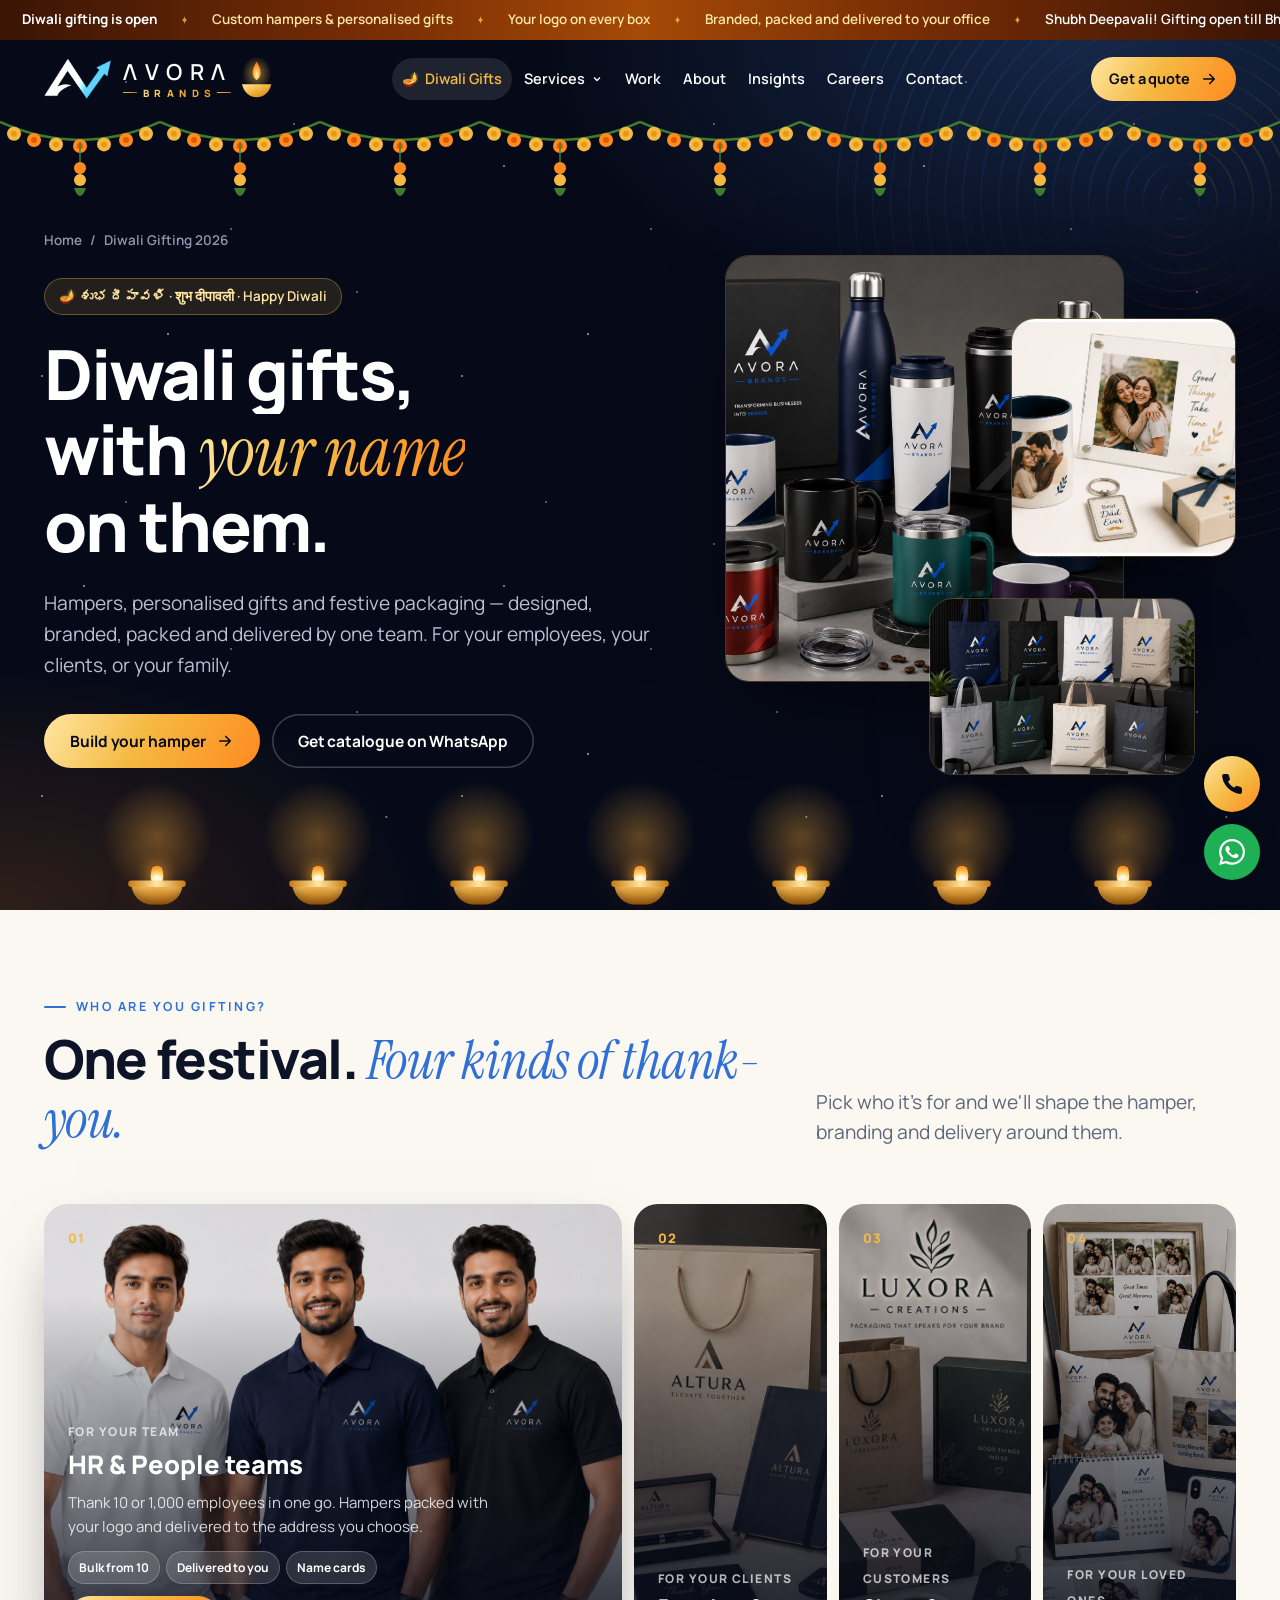
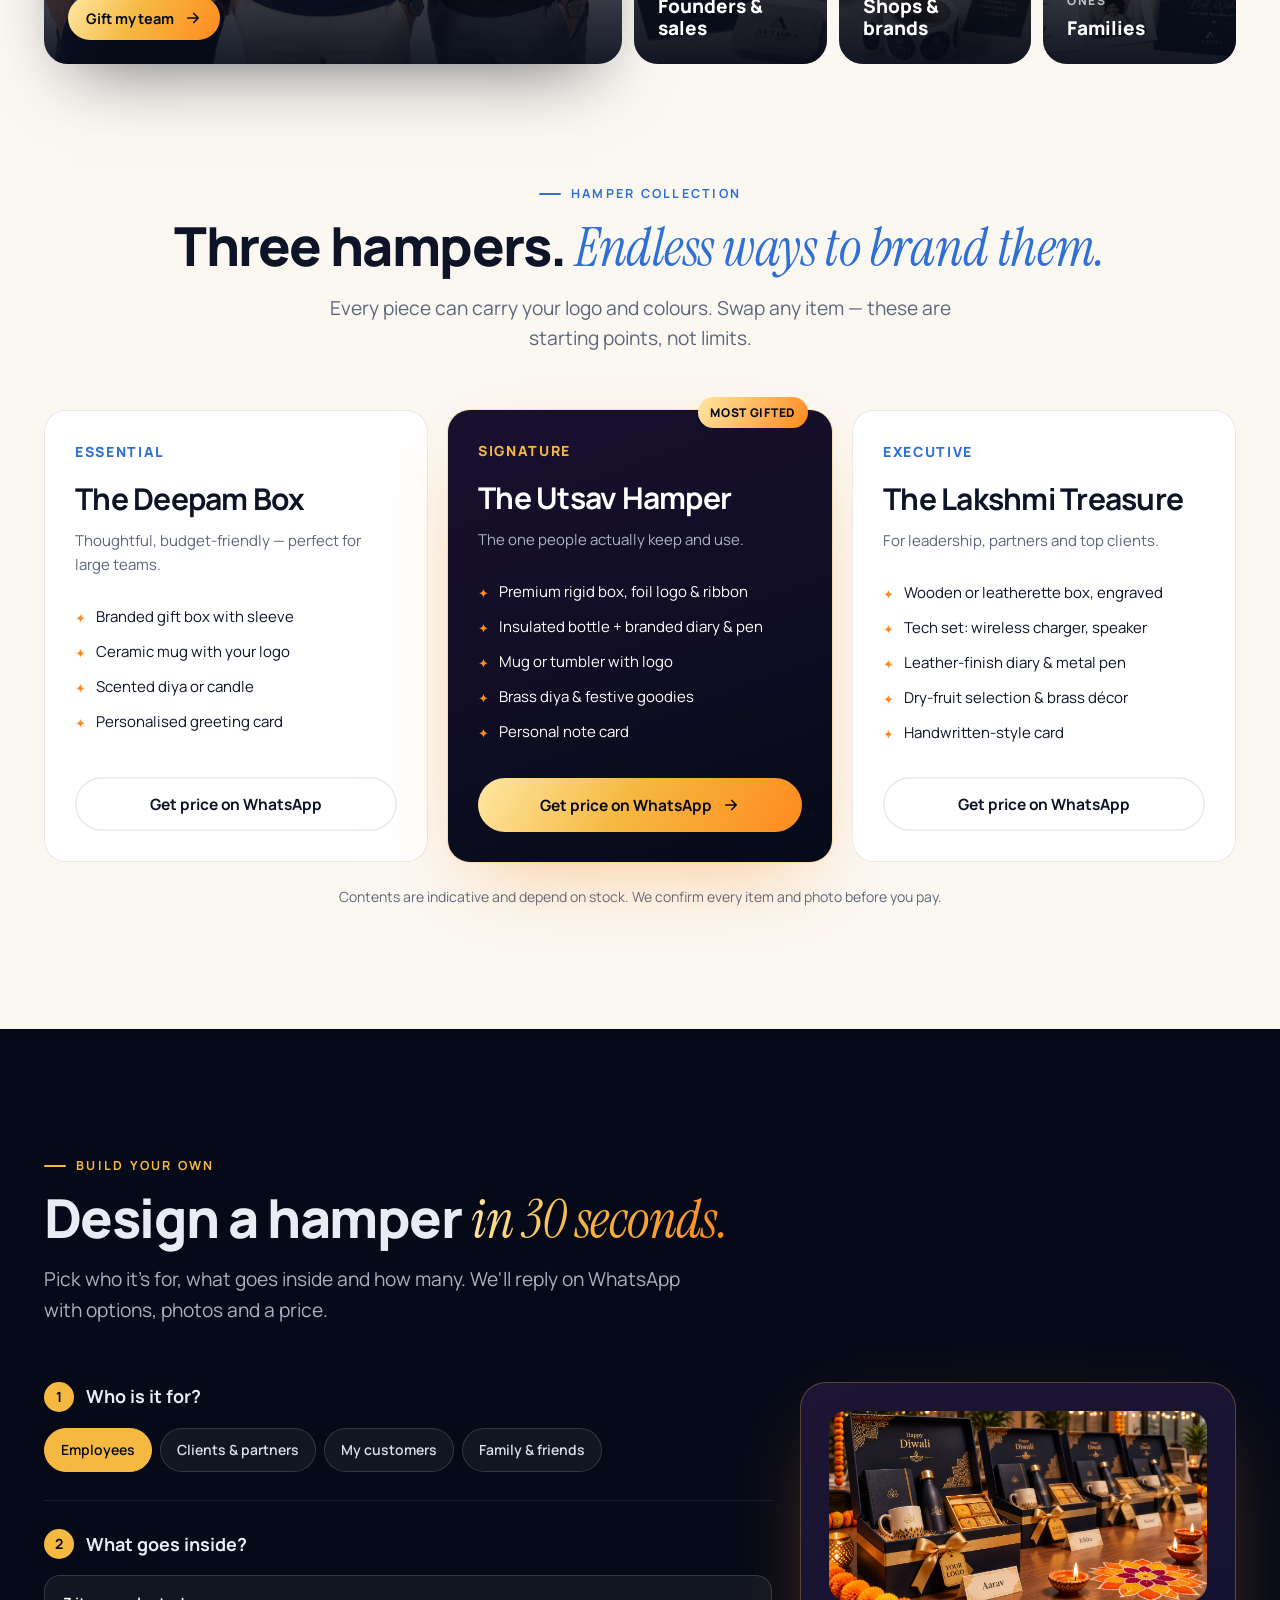
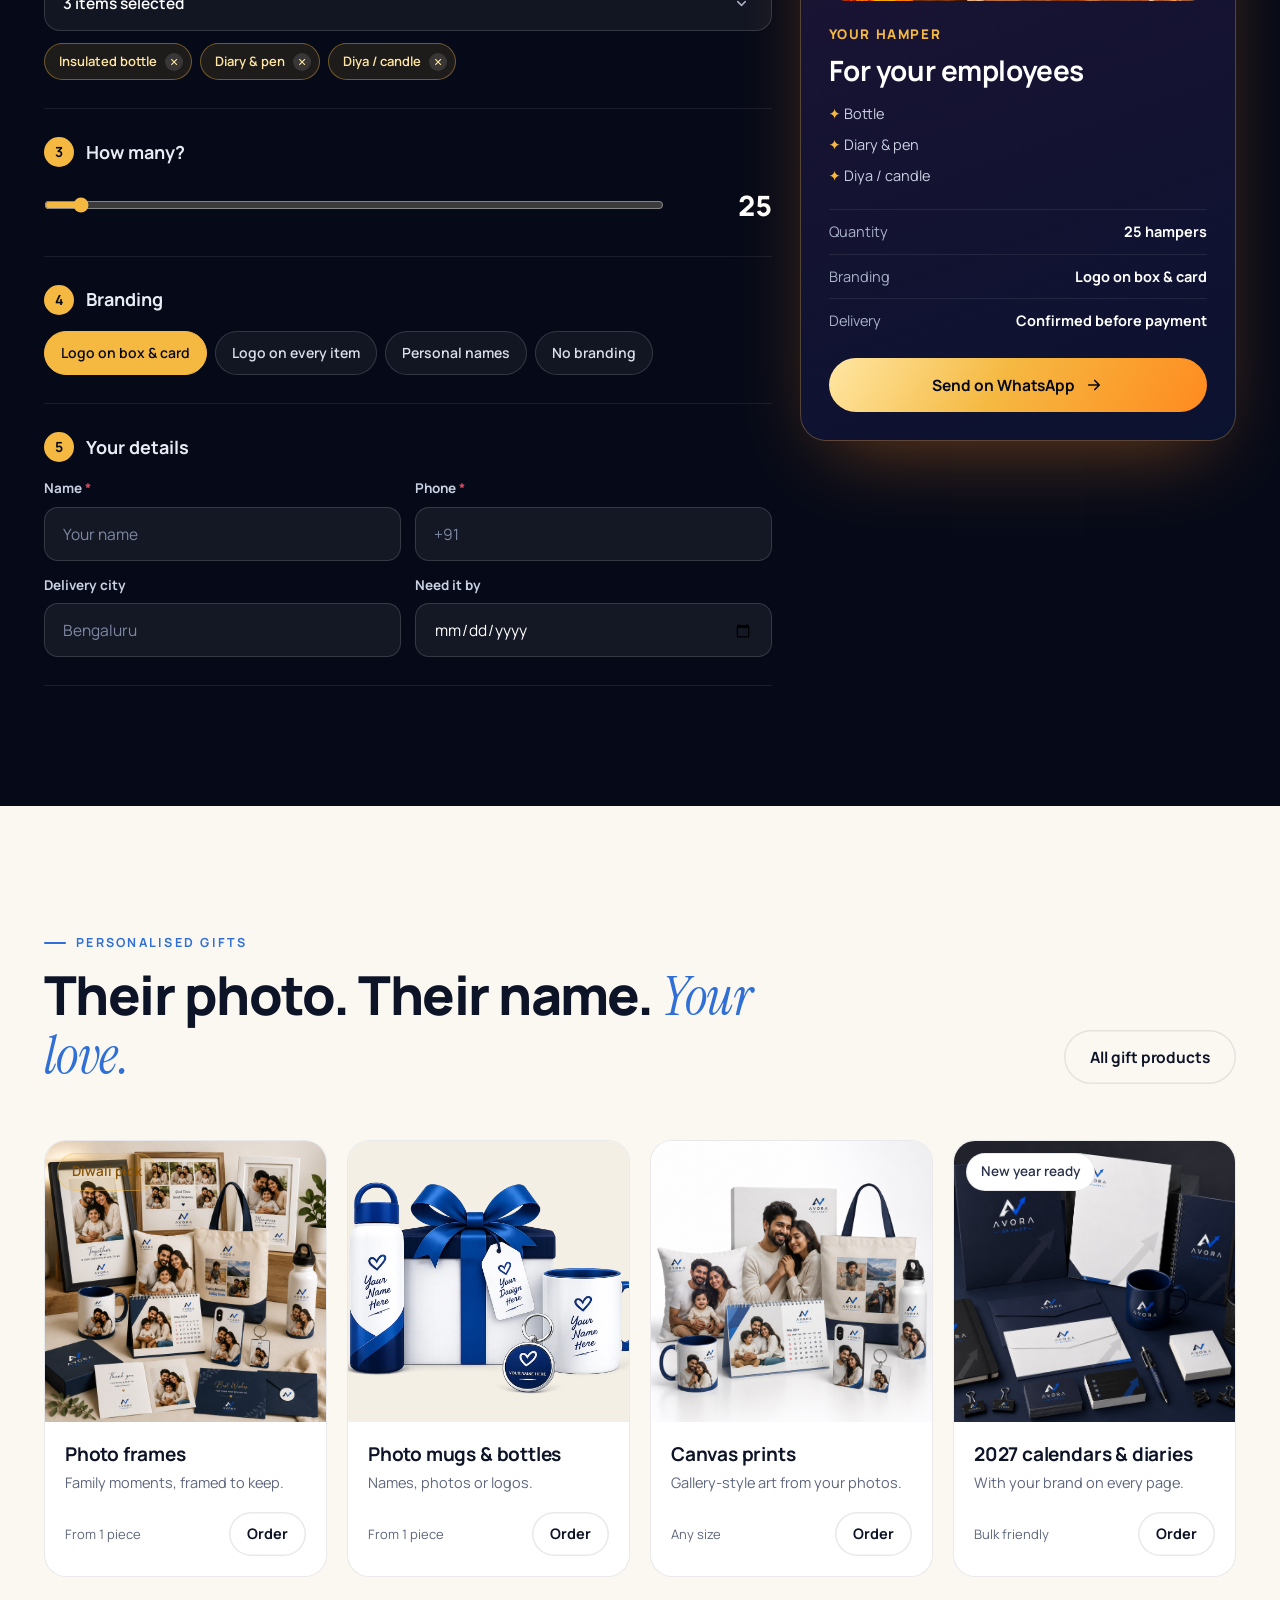
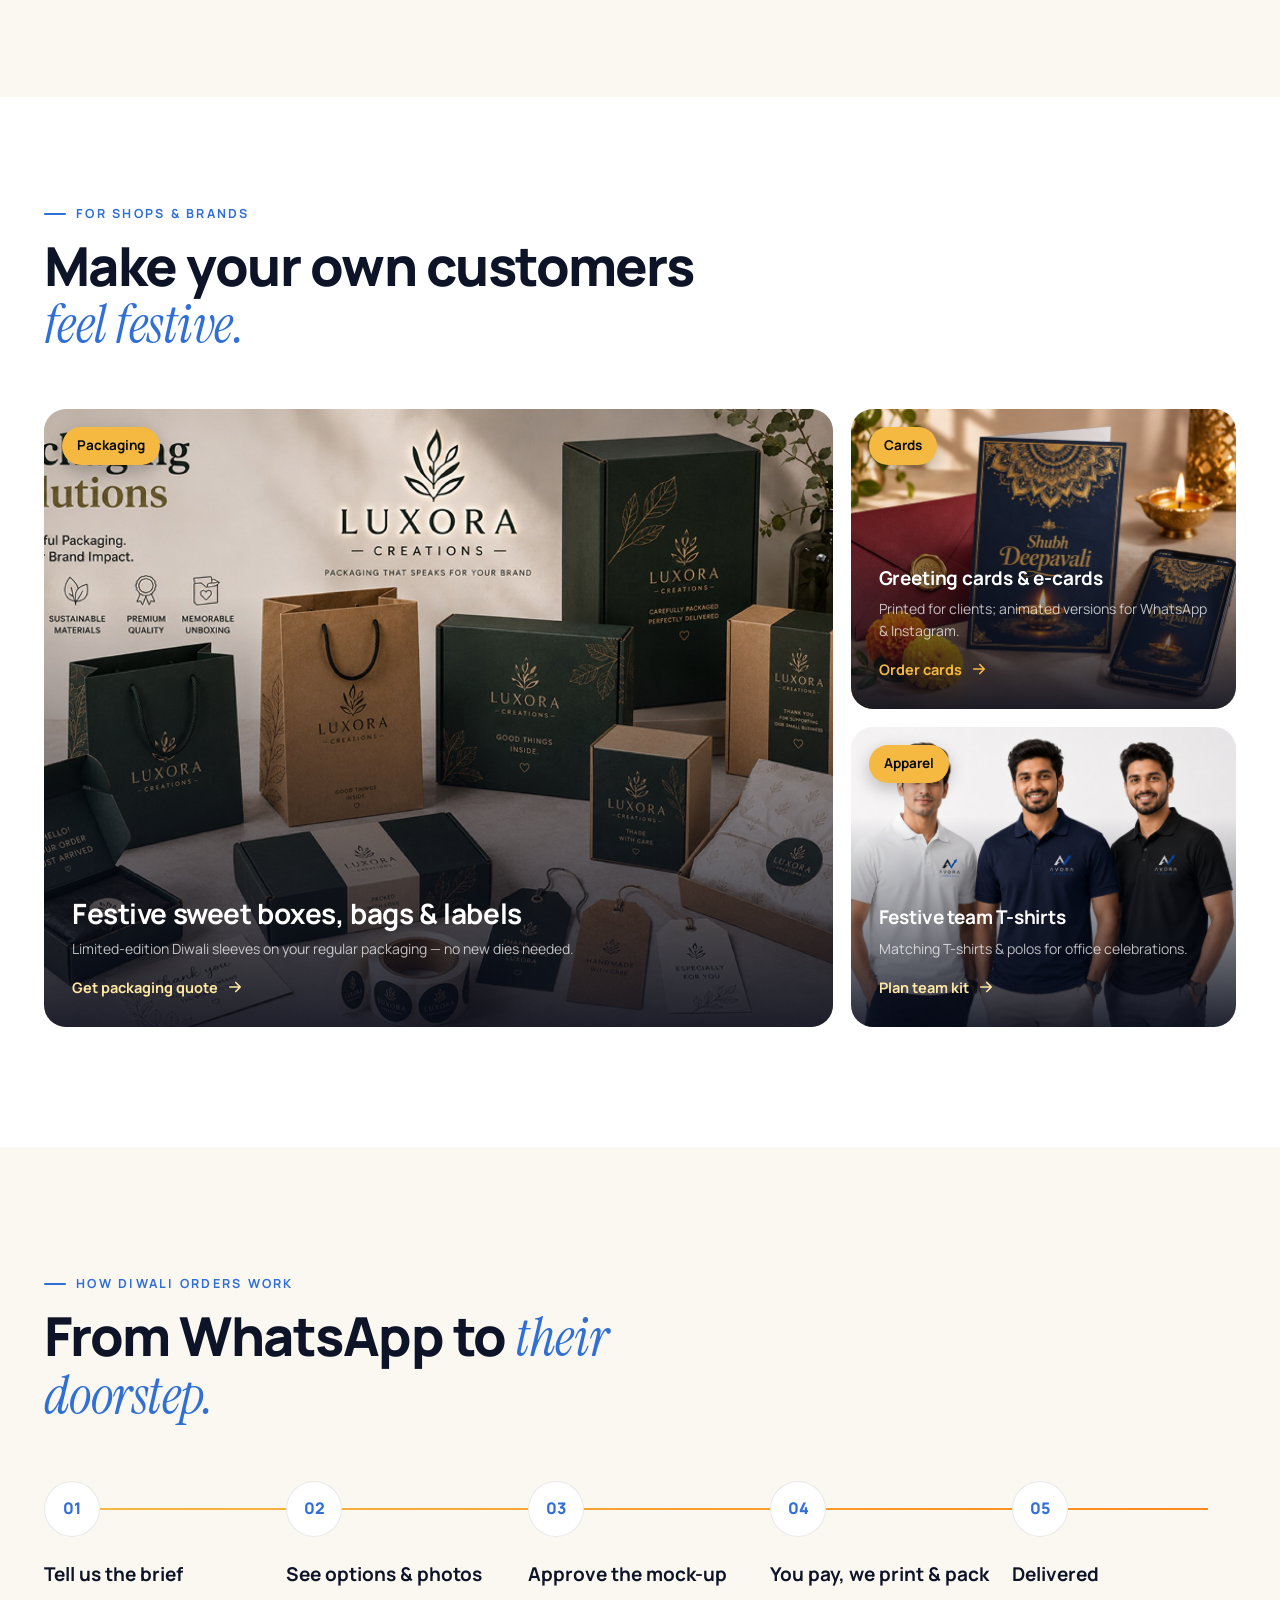
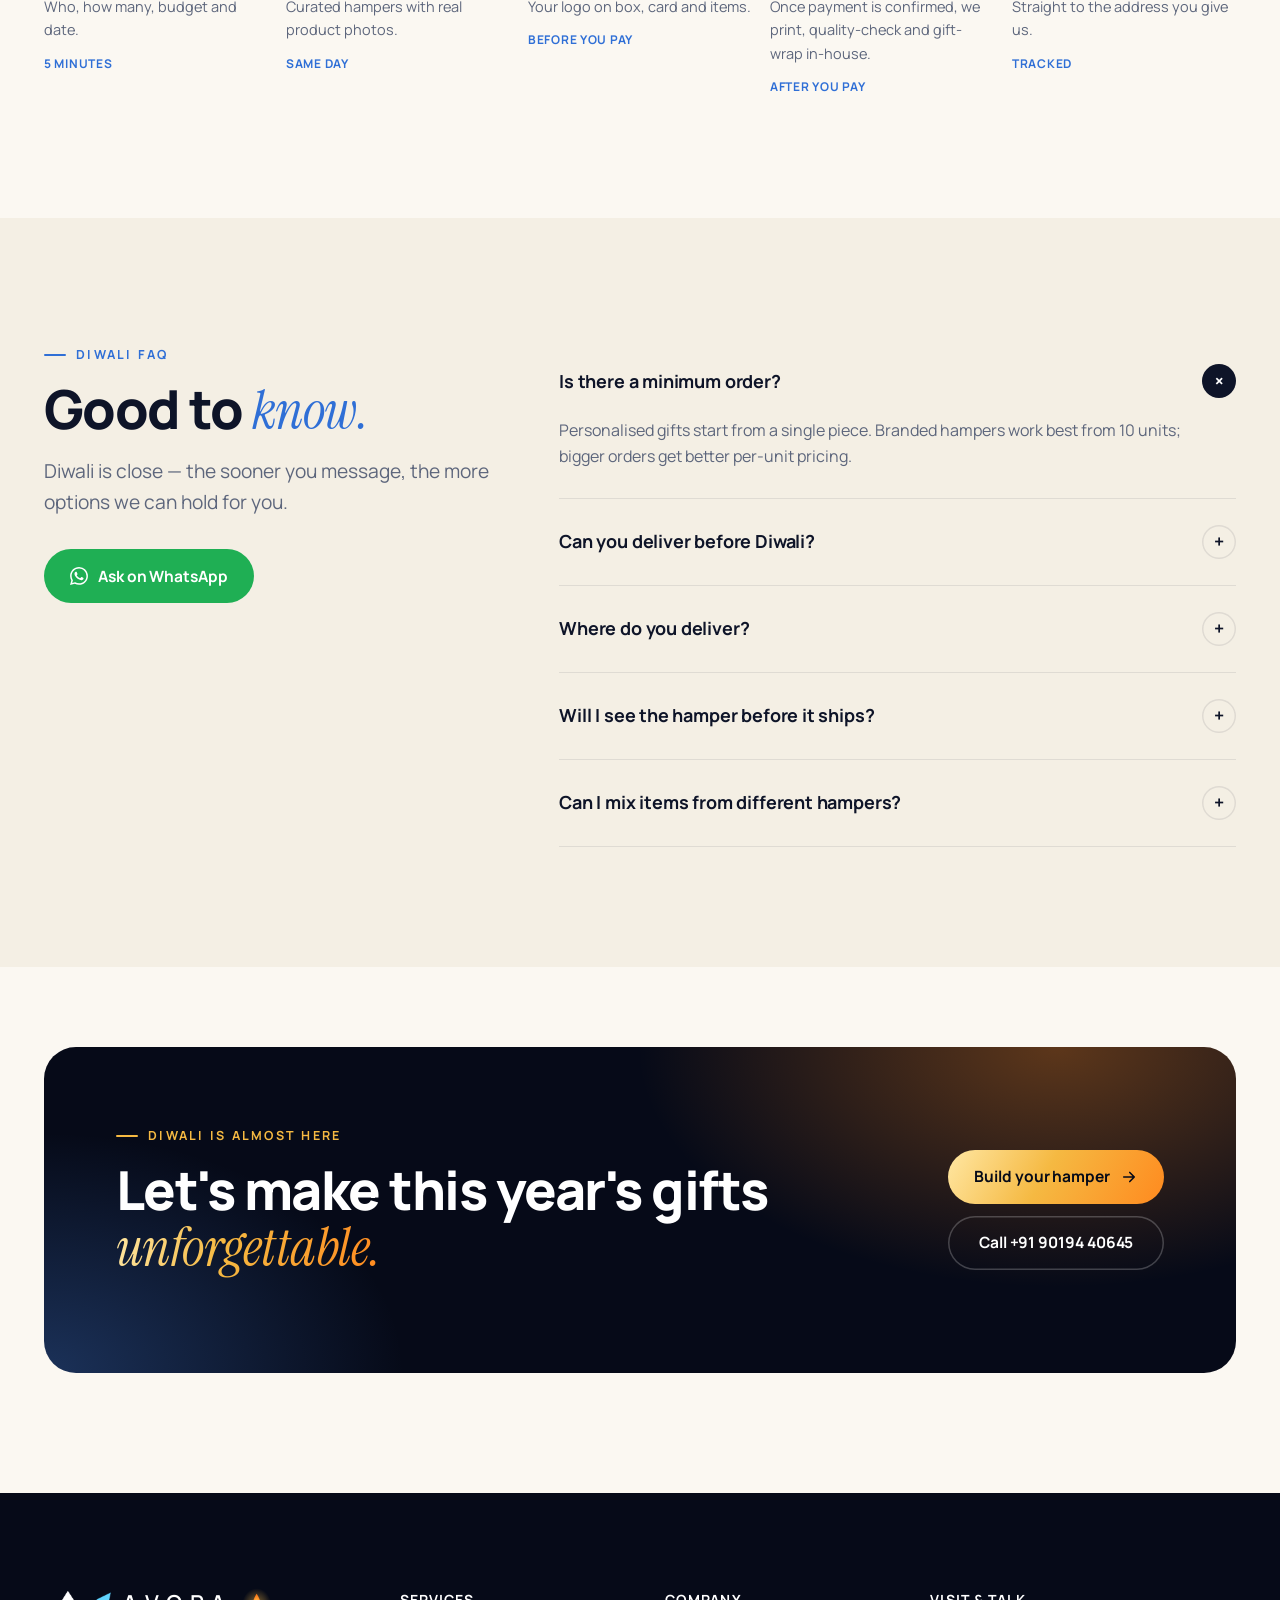
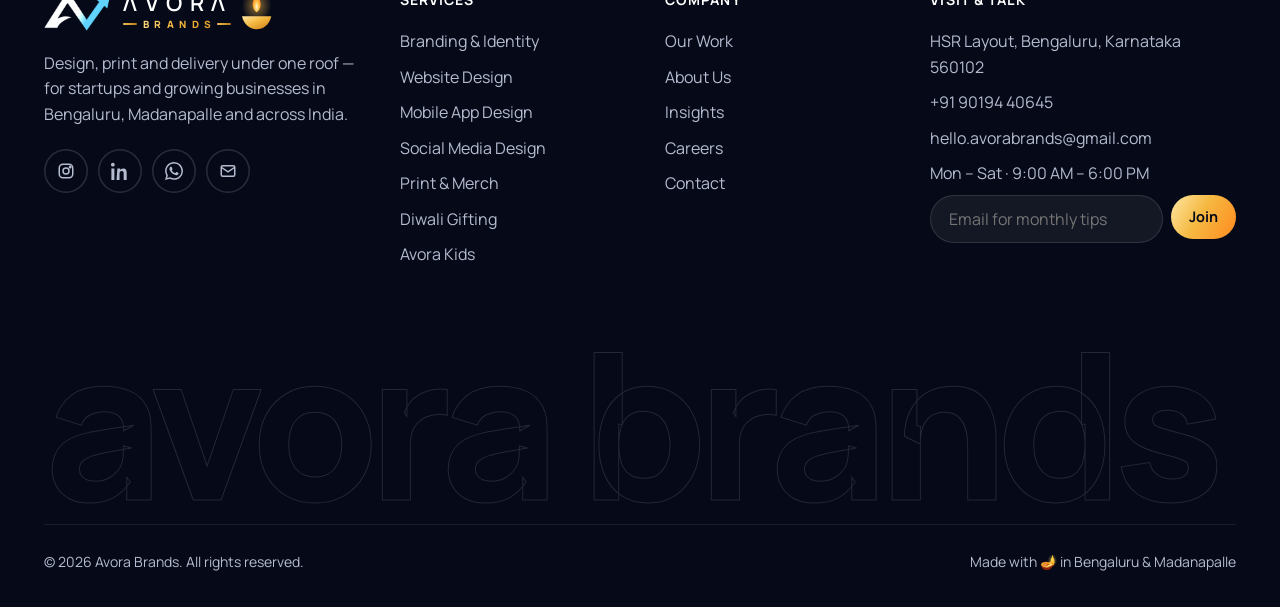
<file: diwali.html>
<!doctype html>
<html lang="en" class="no-js">
<head>
<meta charset="utf-8">
<meta name="viewport" content="width=device-width, initial-scale=1">
<title>Diwali Gift Hampers & Personalised Gifts — Avora Brands, Bengaluru</title>
<meta name="description" content="Custom Diwali gift hampers, personalised gifts, festive packaging and greeting cards — branded with your logo and delivered across India. Order on WhatsApp.">
<meta property="og:title" content="Diwali gifting by Avora Brands">
<meta property="og:image" content="images/cat-corporate-gifts.jpg">
<meta name="theme-color" content="#060A18">
<link rel="icon" href="data:image/svg+xml,<svg xmlns='http://www.w3.org/2000/svg' viewBox='0 0 100 100'><text y='.9em' font-size='90'>🪔</text></svg>">
<link rel="preconnect" href="https://fonts.googleapis.com"><link rel="preconnect" href="https://fonts.gstatic.com" crossorigin>
<link href="https://fonts.googleapis.com/css2?family=Instrument+Serif:ital@0;1&family=Manrope:wght@400;500;600;700;800&display=swap" rel="stylesheet">
<link rel="stylesheet" href="assets/css/site.css">
<style>
  .dw-collage{position:relative;height:520px}
  .dw-collage figure{position:absolute;border-radius:24px;overflow:hidden;box-shadow:0 30px 80px -30px rgba(0,0,0,.7);border:1px solid rgba(245,185,66,.25)}
  .dw-collage img{width:100%;height:100%;object-fit:cover}
  .dw-collage .a{inset:0 22% 18% 0}
  .dw-collage .b{right:0;top:12%;width:44%;height:46%;animation:bob 7s ease-in-out infinite}
  .dw-collage .c{right:8%;bottom:0;width:52%;height:34%;animation:bob 7s ease-in-out infinite -3.5s}
  @media (max-width:960px){.dw-collage{height:380px}}
  .who-row{display:grid;grid-template-columns:repeat(4,1fr);gap:16px}
  @media (max-width:900px){.who-row{grid-template-columns:repeat(2,1fr)}}
  .who-card{padding:24px;border-radius:20px;background:#fff;border:1px solid var(--line)}
  .who-card b{display:block;font-size:17px;margin-top:12px}
  .who-card p{color:var(--muted);font-size:14.5px;margin-top:4px}
  .who-card .e{font-size:30px}
  /* builder */
  .builder{display:grid;grid-template-columns:1.25fr .75fr;gap:28px;align-items:start}
  @media (max-width:960px){.builder{grid-template-columns:1fr}}
  .b-step{padding:28px 0;border-bottom:1px solid rgba(255,255,255,.08)}
  .b-step:first-child{padding-top:0}
  .b-step h3{font-size:18px;display:flex;gap:12px;align-items:center;margin-bottom:16px}
  .b-step h3 span{width:30px;height:30px;border-radius:50%;display:grid;place-items:center;background:var(--gold);color:var(--navy-950);font-size:14px}
  .ms{position:relative}
  .ms-btn{width:100%;min-height:56px;display:flex;align-items:center;justify-content:space-between;gap:12px;padding:0 14px 0 18px;border-radius:16px;border:1.5px solid rgba(255,255,255,.14);background:rgba(255,255,255,.05);color:#fff;font:inherit;font-size:15.5px;font-weight:600;text-align:left;cursor:pointer;transition:border-color .2s,box-shadow .2s}
  .ms-btn:hover{border-color:rgba(255,255,255,.3)}
  .ms.open .ms-btn,.ms-btn:focus-visible{outline:0;border-color:var(--gold);box-shadow:0 0 0 4px rgba(245,185,66,.14)}
  .ms-btn b{flex:none;width:30px;height:30px;border-radius:50%;display:grid;place-items:center;color:#A9B1C7;transition:transform .3s var(--ease),background .2s,color .2s}
  .ms-btn b svg{width:15px;height:15px}
  .ms.open .ms-btn b{transform:rotate(180deg);background:rgba(245,185,66,.16);color:var(--gold)}
  .ms-val{overflow:hidden;text-overflow:ellipsis;white-space:nowrap}
  .ms-panel{position:absolute;left:0;right:0;top:64px;z-index:30;padding:8px;border-radius:18px;background:#121A35;border:1px solid rgba(255,255,255,.12);box-shadow:0 30px 60px -20px rgba(0,0,0,.7);display:grid;grid-template-columns:1fr 1fr;gap:2px;opacity:0;visibility:hidden;transform:translateY(-6px) scaleY(.96);transform-origin:top center;transition:opacity .2s,transform .25s var(--ease),visibility .25s}
  .ms.open .ms-panel{opacity:1;visibility:visible;transform:none}
  .ms-opt{position:relative;display:flex;align-items:center;gap:12px;padding:12px;border-radius:12px;color:#D9DEEA;font-size:14.5px;font-weight:600;cursor:pointer;transition:background .15s}
  .ms-opt:hover{background:rgba(255,255,255,.06)}
  .ms-opt input{position:absolute;opacity:0;pointer-events:none}
  .ms-box{flex:none;width:20px;height:20px;border-radius:6px;border:1.5px solid rgba(255,255,255,.3);display:grid;place-items:center;transition:.2s}
  .ms-box::after{content:"";width:10px;height:6px;border-left:2.4px solid var(--navy-950);border-bottom:2.4px solid var(--navy-950);transform:rotate(-45deg) translate(1px,-1px) scale(0);transition:transform .2s var(--ease)}
  .ms-opt input:checked~.ms-box{background:var(--gold);border-color:var(--gold)}
  .ms-opt input:checked~.ms-box::after{transform:rotate(-45deg) translate(1px,-1px) scale(1)}
  .ms-opt input:checked~span:last-child{color:#fff}
  .ms-opt input:focus-visible~.ms-box{outline:2px solid var(--blue-2);outline-offset:2px}
  .ms-foot{grid-column:1/-1;display:flex;align-items:center;justify-content:space-between;gap:12px;padding:10px 6px 4px;margin-top:4px;border-top:1px solid rgba(255,255,255,.08)}
  .ms-count{font-size:13px;color:#A9B1C7}
  .ms-done{padding:9px 18px;border-radius:999px;border:0;background:var(--gold);color:var(--navy-950);font:inherit;font-weight:800;font-size:13.5px;cursor:pointer}
  .ms-chips{display:flex;flex-wrap:wrap;gap:8px;margin-top:12px}
  .ms-chips:empty{display:none}
  .ms-chips button{display:inline-flex;align-items:center;gap:8px;padding:7px 8px 7px 14px;border-radius:999px;border:1px solid rgba(245,185,66,.4);background:rgba(245,185,66,.1);color:#FFE7A3;font:inherit;font-size:13px;font-weight:600;cursor:pointer}
  .ms-chips button i{width:18px;height:18px;border-radius:50%;display:grid;place-items:center;background:rgba(255,255,255,.12);font-style:normal;font-size:11px;line-height:1}
  .ms-chips button:hover i{background:var(--rose);color:#fff}
  @media (max-width:520px){.ms-panel{grid-template-columns:1fr}}
  .qty{display:flex;align-items:center;gap:18px}
  .qty input[type=range]{flex:1;accent-color:var(--gold)}
  .qty output{min-width:90px;text-align:right;font-size:28px;font-weight:800;color:#fff;font-variant-numeric:tabular-nums}
  .summary{position:sticky;top:110px;border-radius:26px;padding:28px;background:linear-gradient(160deg,#1E1433,#0B1230);border:1px solid rgba(245,185,66,.3);box-shadow:0 30px 80px -30px rgba(255,138,31,.45);color:#fff;overflow:hidden}
  .summary .box{height:190px;border-radius:18px;margin-bottom:20px;background:radial-gradient(circle at 50% 120%,rgba(255,138,31,.55),transparent 60%),linear-gradient(160deg,#0A1029,#1A2658);display:grid;place-items:center;position:relative;overflow:hidden}
  .summary .box .gift-img{position:absolute;inset:0;width:100%;height:100%;object-fit:cover;transition:opacity .3s}.summary .box .gift{font-size:64px;filter:drop-shadow(0 10px 20px rgba(0,0,0,.5));transition:transform .5s var(--ease)}
  .summary .box.pop .gift{transform:scale(1.08)}
  .summary .box .ribbon{position:absolute;left:0;right:0;top:50%;height:10px;background:linear-gradient(90deg,var(--gold-deep),var(--gold-2),var(--gold-deep));opacity:.35}
  .summary ul{list-style:none;display:grid;gap:8px;margin:14px 0 22px;font-size:14.5px;color:#C9D0E2;min-height:40px}
  .summary li::before{content:"✦ ";color:var(--gold)}
  .summary .row{display:flex;justify-content:space-between;padding:10px 0;border-top:1px solid rgba(255,255,255,.08);font-size:14.5px;color:#A9B1C7}
  .summary .row b{color:#fff}
</style>
</head>
<body data-page="diwali" class="dark-top">
<div data-header></div>

<main>
  <section class="page-hero" data-fireworks-host>
    <div class="stars"></div><div class="rangoli-bg"></div>
    <canvas class="fireworks" aria-hidden="true"></canvas>
    <div class="toran" aria-hidden="true"></div>
    <div class="container page-hero-split" style="align-items:center">
      <div class="on-dark">
        <nav class="crumbs" aria-label="Breadcrumb"><a href="index.html">Home</a><span>/</span><span>Diwali Gifting 2026</span></nav>
        <span class="chip chip--gold reveal">🪔 శుభ దీపావళి · शुभ दीपावली · Happy Diwali</span>
        <h1 class="h1 mt-24" data-split>Diwali gifts,<br>with <span class="serif gold-text">your name</span><br>on them.</h1>
        <p class="lead reveal" style="--d:.35s">Hampers, personalised gifts and festive packaging — designed, branded, packed and delivered by one team. For your employees, your clients, or your family.</p>
        <div class="btn-row reveal" style="--d:.45s">
          <a class="btn btn--gold" href="#builder" data-magnetic>Build your hamper <i data-i="arrow"></i></a>
          <a class="btn btn--ghost" href="#" data-wa-link="Hi Avora! Please share your Diwali hamper catalogue and prices.">Get catalogue on WhatsApp</a>
        </div>
        <div class="mt-32 reveal" style="--d:.55s"><div class="countdown" data-countdown></div></div>
      </div>
      <div class="dw-collage reveal-scale" style="--d:.2s">
        <figure class="a"><img src="images/disc-drinkware.jpg" alt="Navy branded bottles, tumblers and mugs"></figure>
        <figure class="b"><img src="images/cat-gifts.webp" alt="Personalised photo mug, frame and keychain" loading="lazy"></figure>
        <figure class="c"><img src="images/pop-packaging.jpg" alt="Branded gift bags and boxes" loading="lazy"></figure>
      </div>
    </div>
    <div class="hero-diyas" data-diyas="7" aria-hidden="true"></div>
  </section>

  <!-- who -->
  <section class="section--tight gift-who">
    <div class="container">
      <div class="sec-head"><div><span class="eyebrow reveal">Who are you gifting?</span><h2 class="h2 reveal">One festival. <span class="serif blue-text">Four kinds of thank-you.</span></h2></div>
        <p class="lead reveal" style="max-width:420px">Pick who it's for and we'll shape the hamper, branding and delivery around them.</p></div>
      <div class="gp-row reveal">
        <article class="gp on" tabindex="0">
          <img src="images/pop-apparel.jpg" alt="Team in matching branded polos" loading="lazy">
          <div class="gp-in">
            <span class="gp-n">01</span>
            <div class="gp-body">
              <small>For your team</small>
              <h3>HR & People teams</h3>
              <div class="gp-more"><p>Thank 10 or 1,000 employees in one go. Hampers packed with your logo and delivered to the address you choose.</p><div class="gp-tags"><span>Bulk from 10</span><span>Delivered to you</span><span>Name cards</span></div>
              <a class="btn btn--gold btn--sm" href="#builder" data-gift-for="Employees">Gift my team <i data-i="arrow"></i></a></div>
            </div>
          </div>
        </article>
        <article class="gp" tabindex="0">
          <img src="images/cat-corporate-gifts.jpg" alt="Premium executive gift set" loading="lazy">
          <div class="gp-in">
            <span class="gp-n">02</span>
            <div class="gp-body">
              <small>For your clients</small>
              <h3>Founders & sales</h3>
              <div class="gp-more"><p>Premium gifts that keep your brand on their desk long after Diwali: diaries, bottles, tech and a personal note.</p><div class="gp-tags"><span>Premium sets</span><span>Engraving</span><span>Handwritten-style notes</span></div>
              <a class="btn btn--gold btn--sm" href="#builder" data-gift-for="Clients & partners">Gift my clients <i data-i="arrow"></i></a></div>
            </div>
          </div>
        </article>
        <article class="gp" tabindex="0">
          <img src="images/cat-packaging.jpg" alt="Branded festive boxes, bags and labels" loading="lazy">
          <div class="gp-in">
            <span class="gp-n">03</span>
            <div class="gp-body">
              <small>For your customers</small>
              <h3>Shops & brands</h3>
              <div class="gp-more"><p>Turn every order into a festive moment with Diwali sleeves, boxes, labels and tags on your regular packaging.</p><div class="gp-tags"><span>Festive sleeves</span><span>Labels & tags</span><span>No new dies</span></div>
              <a class="btn btn--gold btn--sm" href="#builder" data-gift-for="My customers">Gift my customers <i data-i="arrow"></i></a></div>
            </div>
          </div>
        </article>
        <article class="gp" tabindex="0">
          <img src="images/pop-photo-gifts.jpg" alt="Personalised family photo gifts" loading="lazy">
          <div class="gp-in">
            <span class="gp-n">04</span>
            <div class="gp-body">
              <small>For your loved ones</small>
              <h3>Families</h3>
              <div class="gp-more"><p>Photo frames, mugs and canvases with their faces and names on them. Gifts they will keep for years.</p><div class="gp-tags"><span>From 1 piece</span><span>Photo gifts</span><span>Gift wrapped</span></div>
              <a class="btn btn--gold btn--sm" href="#builder" data-gift-for="Family & friends">Gift my family <i data-i="arrow"></i></a></div>
            </div>
          </div>
        </article>
      </div>
    </div>
  </section>

  <!-- hampers -->
  <section class="section" id="hampers" style="padding-top:40px">
    <div class="container">
      <div class="sec-head center">
        <span class="eyebrow eyebrow--center reveal">Hamper collection</span>
        <h2 class="h2 reveal">Three hampers. <span class="serif blue-text">Endless ways to brand them.</span></h2>
        <p class="lead reveal">Every piece can carry your logo and colours. Swap any item — these are starting points, not limits.</p>
      </div>
      <div class="grid g-3">
        <div class="tier reveal">
          <span class="t-name">Essential</span>
          <h3>The Deepam Box</h3>
          <p class="t-sub">Thoughtful, budget-friendly — perfect for large teams.</p>
          <ul><li>Branded gift box with sleeve</li><li>Ceramic mug with your logo</li><li>Scented diya or candle</li><li>Personalised greeting card</li></ul>
          <a class="btn btn--ghost" href="#" data-wa-link="Hi Avora! I'm interested in the Deepam Box (Essential) hamper. Quantity: ">Get price on WhatsApp</a>
        </div>
        <div class="tier feature reveal" style="--d:.08s">
          <span class="badge">MOST GIFTED</span>
          <span class="t-name">Signature</span>
          <h3>The Utsav Hamper</h3>
          <p class="t-sub">The one people actually keep and use.</p>
          <ul><li>Premium rigid box, foil logo & ribbon</li><li>Insulated bottle + branded diary & pen</li><li>Mug or tumbler with logo</li><li>Brass diya & festive goodies</li><li>Personal note card</li></ul>
          <a class="btn btn--gold" href="#" data-wa-link="Hi Avora! I'm interested in the Utsav Hamper (Signature). Quantity: ">Get price on WhatsApp <i data-i="arrow"></i></a>
        </div>
        <div class="tier reveal" style="--d:.16s">
          <span class="t-name">Executive</span>
          <h3>The Lakshmi Treasure</h3>
          <p class="t-sub">For leadership, partners and top clients.</p>
          <ul><li>Wooden or leatherette box, engraved</li><li>Tech set: wireless charger, speaker</li><li>Leather-finish diary & metal pen</li><li>Dry-fruit selection & brass décor</li><li>Handwritten-style card</li></ul>
          <a class="btn btn--ghost" href="#" data-wa-link="Hi Avora! I'm interested in the Lakshmi Treasure (Executive) hamper. Quantity: ">Get price on WhatsApp</a>
        </div>
      </div>
      <p class="center muted mt-24 reveal" style="font-size:14px">Contents are indicative and depend on stock. We confirm every item and photo before you pay.</p>
    </div>
  </section>

  <!-- builder -->
  <section class="section section--dark" id="builder" data-fireworks-host style="overflow:hidden">
    <canvas class="fireworks" aria-hidden="true"></canvas>
    <div class="container" style="position:relative;z-index:2">
      <div class="sec-head">
        <div><span class="eyebrow reveal">Build your own</span><h2 class="h2 reveal">Design a hamper <span class="serif gold-text">in 30 seconds.</span></h2>
        <p class="lead reveal">Pick who it's for, what goes inside and how many. We'll reply on WhatsApp with options, photos and a price.</p></div>
      </div>
      <form class="builder on-dark" data-wa="Diwali hamper request (built on avorabrands.in)" id="hamperForm">
        <div>
          <div class="b-step reveal"><h3><span>1</span>Who is it for?</h3>
            <div class="choice">
              <label><input type="radio" name="For" value="Employees" checked><span>Employees</span></label>
              <label><input type="radio" name="For" value="Clients & partners"><span>Clients & partners</span></label>
              <label><input type="radio" name="For" value="My customers"><span>My customers</span></label>
              <label><input type="radio" name="For" value="Family & friends"><span>Family & friends</span></label>
            </div></div>
          <div class="b-step reveal"><h3><span>2</span>What goes inside?</h3>
            <div class="ms" id="itemsDd">
              <button type="button" class="ms-btn" aria-haspopup="true" aria-expanded="false" aria-controls="itemsPanel"><span class="ms-val">Choose items</span><b><svg viewBox="0 0 24 24" fill="none" stroke="currentColor" stroke-width="2.4" stroke-linecap="round" stroke-linejoin="round"><path d="m6 9 6 6 6-6"/></svg></b></button>
              <div class="ms-panel" id="itemsPanel" role="group" aria-label="Hamper items"><label class="ms-opt"><input type="checkbox" name="Items" value="Mug"><span class="ms-box"></span><span>Branded mug</span></label><label class="ms-opt"><input type="checkbox" name="Items" value="Bottle" checked><span class="ms-box"></span><span>Insulated bottle</span></label><label class="ms-opt"><input type="checkbox" name="Items" value="Diary & pen" checked><span class="ms-box"></span><span>Diary & pen</span></label><label class="ms-opt"><input type="checkbox" name="Items" value="Diya / candle" checked><span class="ms-box"></span><span>Diya / candle</span></label><label class="ms-opt"><input type="checkbox" name="Items" value="Sweets / dry fruits"><span class="ms-box"></span><span>Sweets / dry fruits</span></label><label class="ms-opt"><input type="checkbox" name="Items" value="Photo frame"><span class="ms-box"></span><span>Photo frame</span></label><label class="ms-opt"><input type="checkbox" name="Items" value="T-shirt"><span class="ms-box"></span><span>Festive T-shirt</span></label><label class="ms-opt"><input type="checkbox" name="Items" value="Tech gadget"><span class="ms-box"></span><span>Tech gadget</span></label><label class="ms-opt"><input type="checkbox" name="Items" value="2027 calendar"><span class="ms-box"></span><span>2027 calendar</span></label><div class="ms-foot"><span class="ms-count"></span><button type="button" class="ms-done">Done</button></div></div>
              <div class="ms-chips" aria-live="polite"></div>
            </div></div>
          <div class="b-step reveal"><h3><span>3</span>How many?</h3>
            <div class="qty"><input type="range" min="1" max="500" value="25" name="Quantity" id="qty" aria-label="Quantity"><output for="qty" id="qtyOut">25</output></div></div>
          <div class="b-step reveal"><h3><span>4</span>Branding</h3>
            <div class="choice">
              <label><input type="radio" name="Branding" value="Logo on box & card" checked><span>Logo on box & card</span></label>
              <label><input type="radio" name="Branding" value="Logo on every item"><span>Logo on every item</span></label>
              <label><input type="radio" name="Branding" value="Personal names"><span>Personal names</span></label>
              <label><input type="radio" name="Branding" value="No branding"><span>No branding</span></label>
            </div></div>
          <div class="b-step reveal"><h3><span>5</span>Your details</h3>
            <div class="form"><div class="row2">
              <div class="field"><label for="b-name">Name <span class="req">*</span></label><input class="input" id="b-name" name="Name" required autocomplete="name" placeholder="Your name"></div>
              <div class="field"><label for="b-phone">Phone <span class="req">*</span></label><input class="input" id="b-phone" name="Phone" type="tel" required autocomplete="tel" placeholder="+91"></div>
            </div>
            <div class="row2">
              <div class="field"><label for="b-city">Delivery city</label><input class="input" id="b-city" name="City" placeholder="Bengaluru"></div>
              <div class="field"><label for="b-date">Need it by</label><input class="input" id="b-date" name="Needed by" type="date"></div>
            </div></div></div>
        </div>
        <aside class="summary reveal-scale" aria-live="polite">
          <div class="box" id="giftBox"><img class="gift gift-img" src="images/hamper-employees.jpg" alt=""></div>
          <small style="color:var(--gold);font-weight:800;letter-spacing:.12em">YOUR HAMPER</small>
          <h3 class="h3 mt-8" id="sumTitle">For your employees</h3>
          <ul id="sumItems"></ul>
          <div class="row"><span>Quantity</span><b id="sumQty">25 hampers</b></div>
          <div class="row"><span>Branding</span><b id="sumBrand">Logo on box & card</b></div>
          <div class="row"><span>Delivery</span><b>Confirmed before payment</b></div>
          <button class="btn btn--gold mt-16" style="width:100%" type="submit">Send on WhatsApp <i data-i="arrow"></i></button>
          <div class="form-ok mt-16">WhatsApp is opening with your hamper details. Happy Diwali! 🪔</div>
        </aside>
      </form>
    </div>
  </section>

  <!-- personalised -->
  <section class="section" id="personal">
    <div class="container">
      <div class="sec-head"><div><span class="eyebrow reveal">Personalised gifts</span><h2 class="h2 reveal">Their photo. Their name. <span class="serif blue-text">Your love.</span></h2></div>
      <a class="btn btn--ghost reveal" href="print.html#gifts">All gift products</a></div>
      <div class="grid g-4">
        <div class="p-card reveal"><div class="media"><img src="images/pop-photo-gifts.jpg" alt="Photo frames" loading="lazy"><span class="chip chip--gold">Diwali pick</span></div><div class="body"><h3 class="h4">Photo frames</h3><p>Family moments, framed to keep.</p><div class="price"><span class="muted" style="font-size:13px">From 1 piece</span><a class="btn btn--sm btn--ghost" href="#" data-wa-link="Hi Avora! I want a personalised photo frame for Diwali.">Order</a></div></div></div>
        <div class="p-card reveal" style="--d:.06s"><div class="media"><img src="images/personalised-gifts.webp" alt="Personalised bottle and mug with names" loading="lazy"></div><div class="body"><h3 class="h4">Photo mugs & bottles</h3><p>Names, photos or logos.</p><div class="price"><span class="muted" style="font-size:13px">From 1 piece</span><a class="btn btn--sm btn--ghost" href="#" data-wa-link="Hi Avora! I want personalised mugs/bottles for Diwali.">Order</a></div></div></div>
        <div class="p-card reveal" style="--d:.12s"><div class="media"><img src="images/disc-photo-gifts.jpg" alt="Family photo canvas print, cushion, calendar and tote" loading="lazy"></div><div class="body"><h3 class="h4">Canvas prints</h3><p>Gallery-style art from your photos.</p><div class="price"><span class="muted" style="font-size:13px">Any size</span><a class="btn btn--sm btn--ghost" href="#" data-wa-link="Hi Avora! I want a canvas print for Diwali.">Order</a></div></div></div>
        <div class="p-card reveal" style="--d:.18s"><div class="media"><img src="images/disc-business-stationery.jpg" alt="Branded diaries, notebooks and stationery" loading="lazy"><span class="chip">New year ready</span></div><div class="body"><h3 class="h4">2027 calendars & diaries</h3><p>With your brand on every page.</p><div class="price"><span class="muted" style="font-size:13px">Bulk friendly</span><a class="btn btn--sm btn--ghost" href="#" data-wa-link="Hi Avora! I want branded 2027 calendars/diaries.">Order</a></div></div></div>
      </div>
    </div>
  </section>

  <!-- packaging + cards + apparel -->
  <section class="section section--white" style="padding-top:100px">
    <div class="container">
      <div class="sec-head"><div><span class="eyebrow reveal">For shops & brands</span><h2 class="h2 reveal">Make your own customers <span class="serif blue-text">feel festive.</span></h2></div></div>
      <div class="bento">
        <div class="tile tile--img w4 h2r reveal" id="packaging"><img src="images/cat-packaging.jpg" alt="Branded packaging: boxes, bags and labels" loading="lazy"><span class="chip chip--gold tag">Packaging</span><h3 class="h3">Festive sweet boxes, bags & labels</h3><p>Limited-edition Diwali sleeves on your regular packaging — no new dies needed.</p><a class="tile-cta" href="#" data-wa-link="Hi Avora! I need Diwali packaging for my products.">Get packaging quote <i data-i="arrow"></i></a></div>
        <div class="tile tile--img w2 reveal" id="cards"><img src="images/diwali-greeting-cards.jpg" alt="Navy and gold Shubh Deepavali greeting card with envelope and matching phone e-card" loading="lazy"><span class="chip chip--gold tag">Cards</span><h3 class="h4">Greeting cards & e-cards</h3><p>Printed for clients; animated versions for WhatsApp & Instagram.</p><a class="tile-cta" style="color:var(--gold)" href="#" data-wa-link="Hi Avora! I need Diwali greeting cards / e-cards.">Order cards <i data-i="arrow"></i></a></div>
        <div class="tile tile--img w2 reveal" id="apparel"><img src="images/pop-apparel.jpg" alt="Team wearing matching branded polo T-shirts" loading="lazy"><span class="chip chip--gold tag">Apparel</span><h3 class="h4">Festive team T-shirts</h3><p>Matching T-shirts & polos for office celebrations.</p><a class="tile-cta" href="#" data-wa-link="Hi Avora! I need festive T-shirts for my team.">Plan team kit <i data-i="arrow"></i></a></div>
      </div>
    </div>
  </section>

  <!-- process -->
  <section class="section">
    <div class="container">
      <div class="sec-head"><div><span class="eyebrow reveal">How Diwali orders work</span><h2 class="h2 reveal">From WhatsApp to <span class="serif blue-text">their doorstep.</span></h2></div></div>
      <div class="process light"><div class="bar"></div>
        <div class="step"><div class="n" style="--d:.1s">01</div><h4>Tell us the brief</h4><p>Who, how many, budget and date.</p><span class="t">5 minutes</span></div>
        <div class="step"><div class="n" style="--d:.4s">02</div><h4>See options & photos</h4><p>Curated hampers with real product photos.</p><span class="t">Same day</span></div>
        <div class="step"><div class="n" style="--d:.7s">03</div><h4>Approve the mock-up</h4><p>Your logo on box, card and items.</p><span class="t">Before you pay</span></div>
        <div class="step"><div class="n" style="--d:1s">04</div><h4>You pay, we print & pack</h4><p>Once payment is confirmed, we print, quality-check and gift-wrap in-house.</p><span class="t">After you pay</span></div>
        <div class="step"><div class="n" style="--d:1.3s">05</div><h4>Delivered</h4><p>Straight to the address you give us.</p><span class="t">Tracked</span></div>
      </div>
    </div>
  </section>

  <!-- faq -->
  <section class="section section--ivory">
    <div class="container faq-wrap">
      <div><span class="eyebrow reveal">Diwali FAQ</span><h2 class="h2 mt-16 reveal">Good to <span class="serif blue-text">know.</span></h2>
        <p class="lead mt-16 reveal">Diwali is close — the sooner you message, the more options we can hold for you.</p>
        <a class="btn btn--wa mt-32 reveal" href="#" data-wa-link="Hi Avora! I have a question about Diwali gifting."><i data-i="wa"></i> Ask on WhatsApp</a></div>
      <div class="faq reveal">
        <details open><summary>Is there a minimum order?<span class="pm">+</span></summary><div class="ans">Personalised gifts start from a single piece. Branded hampers work best from 10 units; bigger orders get better per-unit pricing.</div></details>
        <details><summary>Can you deliver before Diwali?<span class="pm">+</span></summary><div class="ans">Tell us your date when you message — we confirm a delivery date in writing before you pay. If it's too tight, we'll say so honestly and suggest ready-stock options.</div></details>
        <details><summary>Where do you deliver?<span class="pm">+</span></summary><div class="ans">We deliver every order to the one address you share with us, your office, warehouse or home, and send you tracking so you know exactly when it arrives.</div></details>
        <details><summary>Will I see the hamper before it ships?<span class="pm">+</span></summary><div class="ans">Always. You approve a digital mock-up of the branding, and we share photos of the final packed hamper.</div></details>
        <details><summary>Can I mix items from different hampers?<span class="pm">+</span></summary><div class="ans">Of course — use the <a href="#builder">hamper builder</a> or tell us your budget per hamper and we'll curate.</div></details>
      </div>
    </div>
  </section>

  <section class="section" style="padding-top:80px">
    <div class="container">
      <div class="cta-band on-dark" data-fireworks-host style="grid-template-columns:1fr auto">
        <canvas class="fireworks" aria-hidden="true"></canvas>
        <div style="position:relative;z-index:2"><span class="eyebrow">Diwali is almost here</span><h2 class="h2 mt-16">Let's make this year's gifts <span class="serif gold-text">unforgettable.</span></h2><div class="mt-24"><div class="countdown" data-countdown></div></div></div>
        <div class="btn-row" style="position:relative;z-index:2;flex-direction:column"><a class="btn btn--gold" href="#builder" data-magnetic>Build your hamper <i data-i="arrow"></i></a><a class="btn btn--ghost" href="tel:+919019440645">Call +91 90194 40645</a></div>
      </div>
    </div>
  </section>
</main>

<div data-footer></div>
<script src="assets/js/data.js"></script>
<script src="assets/js/site.js"></script>
<script>
  /* live hamper summary */
  /* step 2: multi-select dropdown for hamper items */
  (() => {
    const dd = document.getElementById('itemsDd'); if (!dd) return;
    const btn = dd.querySelector('.ms-btn'), val = dd.querySelector('.ms-val'), chips = dd.querySelector('.ms-chips'), count = dd.querySelector('.ms-count');
    const boxes = [...dd.querySelectorAll('input[name="Items"]')];
    const label = cb => cb.parentElement.querySelector('span:last-child').textContent;
    const sync = () => {
      const on = boxes.filter(b => b.checked);
      val.textContent = on.length ? `${on.length} item${on.length > 1 ? 's' : ''} selected` : 'Choose items';
      count.textContent = `${on.length} of ${boxes.length} selected`;
      chips.innerHTML = on.map(b => `<button type="button" data-v="${b.value}" aria-label="Remove ${label(b)}">${label(b)}<i>✕</i></button>`).join('');
    };
    const setOpen = o => { dd.classList.toggle('open', o); btn.setAttribute('aria-expanded', o); };
    btn.addEventListener('click', () => setOpen(!dd.classList.contains('open')));
    dd.querySelector('.ms-done').addEventListener('click', () => { setOpen(false); btn.focus(); });
    dd.addEventListener('change', sync);
    chips.addEventListener('click', e => { const c = e.target.closest('button'); if (!c) return; const b = boxes.find(x => x.value === c.dataset.v); b.checked = false; b.dispatchEvent(new Event('input', { bubbles: true })); sync(); });
    document.addEventListener('click', e => { if (!dd.contains(e.target)) setOpen(false); });
    dd.addEventListener('keydown', e => { if (e.key === 'Escape' && dd.classList.contains('open')) { setOpen(false); btn.focus(); } });
    sync();
  })();
  (() => {
    const f = document.getElementById('hamperForm'); if (!f) return;
    const out = document.getElementById('qtyOut'), box = document.getElementById('giftBox');
    const forMap = { 'Employees': 'For your employees', 'Clients & partners': 'For clients & partners', 'My customers': 'For your customers', 'Family & friends': 'For family & friends' };
    const upd = () => {
      const fd = new FormData(f), items = fd.getAll('Items'), q = +fd.get('Quantity');
      out.textContent = q === 500 ? '500+' : q;
      document.getElementById('sumTitle').textContent = forMap[fd.get('For')];
      document.getElementById('sumItems').innerHTML = items.length ? items.map(i => `<li>${i}</li>`).join('') : '<li>Pick a few items</li>';
      document.getElementById('sumQty').textContent = (q === 500 ? '500+' : q) + (q === 1 ? ' hamper' : ' hampers');
      document.getElementById('sumBrand').textContent = fd.get('Branding');
      /* preview photo follows "Who is it for?" */
      /* preview photo follows "Who is it for?" */
      const pic = { 'Employees': 'hamper-employees.jpg', 'Clients & partners': 'hamper-clients.jpg', 'My customers': 'hamper-customers.jpg', 'Family & friends': 'hamper-family.jpg' }[fd.get('For')] || 'hamper-employees.jpg';
      const gi = box.querySelector('.gift-img');
      if (gi && !gi.src.endsWith(pic)) { gi.style.opacity = 0; setTimeout(() => { gi.src = `images/${pic}`; gi.onload = () => gi.style.opacity = 1; }, 200); }
      box.classList.add('pop'); clearTimeout(box._t); box._t = setTimeout(() => box.classList.remove('pop'), 300);
    };
    f.addEventListener('input', upd); upd();
  })();
</script>
<script>
  /* who-are-you-gifting panels */
  (() => {
    const row = document.querySelector('.gp-row'); if (!row) return;
    const ps = [...row.querySelectorAll('.gp')];
    const open = el => ps.forEach(p => p.classList.toggle('on', p === el));
    ps.forEach(p => {
      p.addEventListener('mouseenter', () => matchMedia('(hover:hover)').matches && open(p));
      p.addEventListener('click', () => open(p));
      p.addEventListener('focus', () => open(p));
      p.addEventListener('keydown', e => { if (e.key === 'Enter' || e.key === ' ') { e.preventDefault(); open(p); } });
    });
    row.querySelectorAll('[data-gift-for]').forEach(b => b.addEventListener('click', () => {
      const r = document.querySelector(`#hamperForm input[name="For"][value="${b.dataset.giftFor}"]`);
      if (r) { r.checked = true; r.dispatchEvent(new Event('input', { bubbles: true })); }
    }));
  })();
</script>
</body>
</html>
</file>
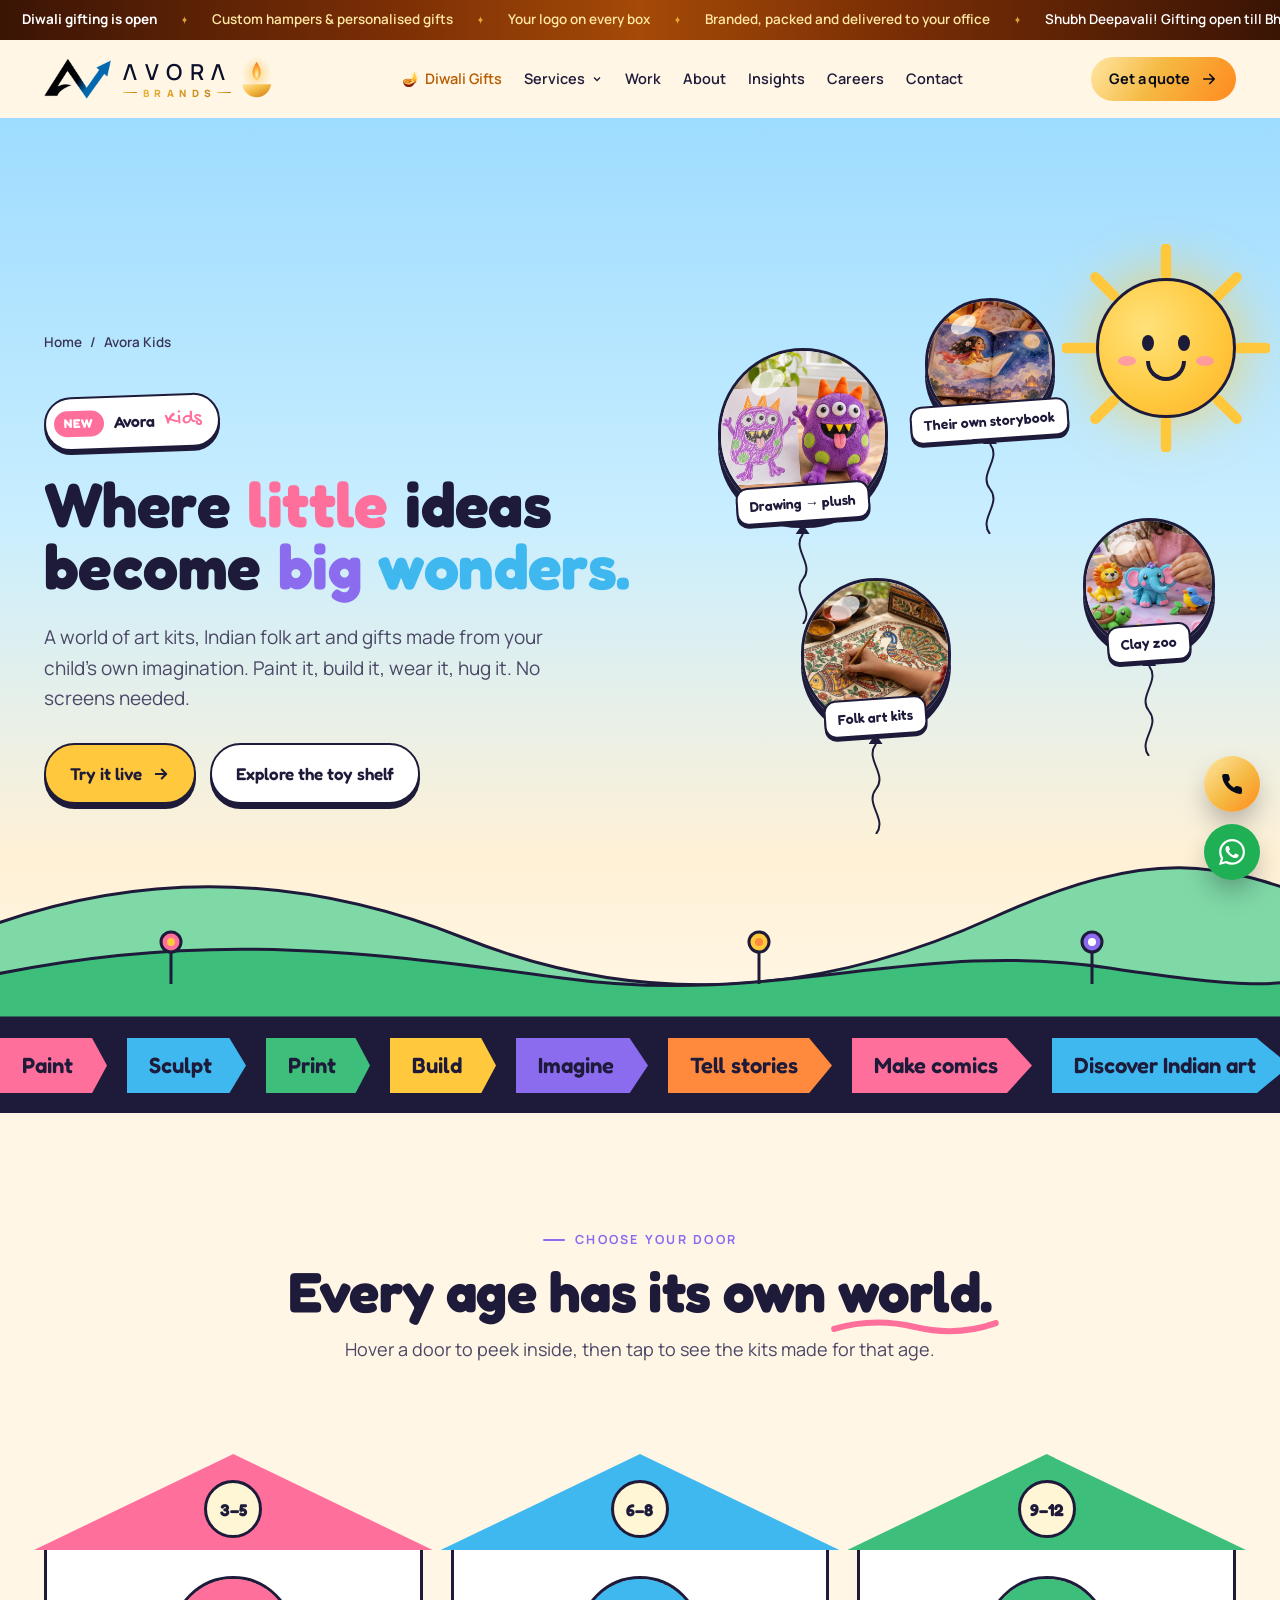
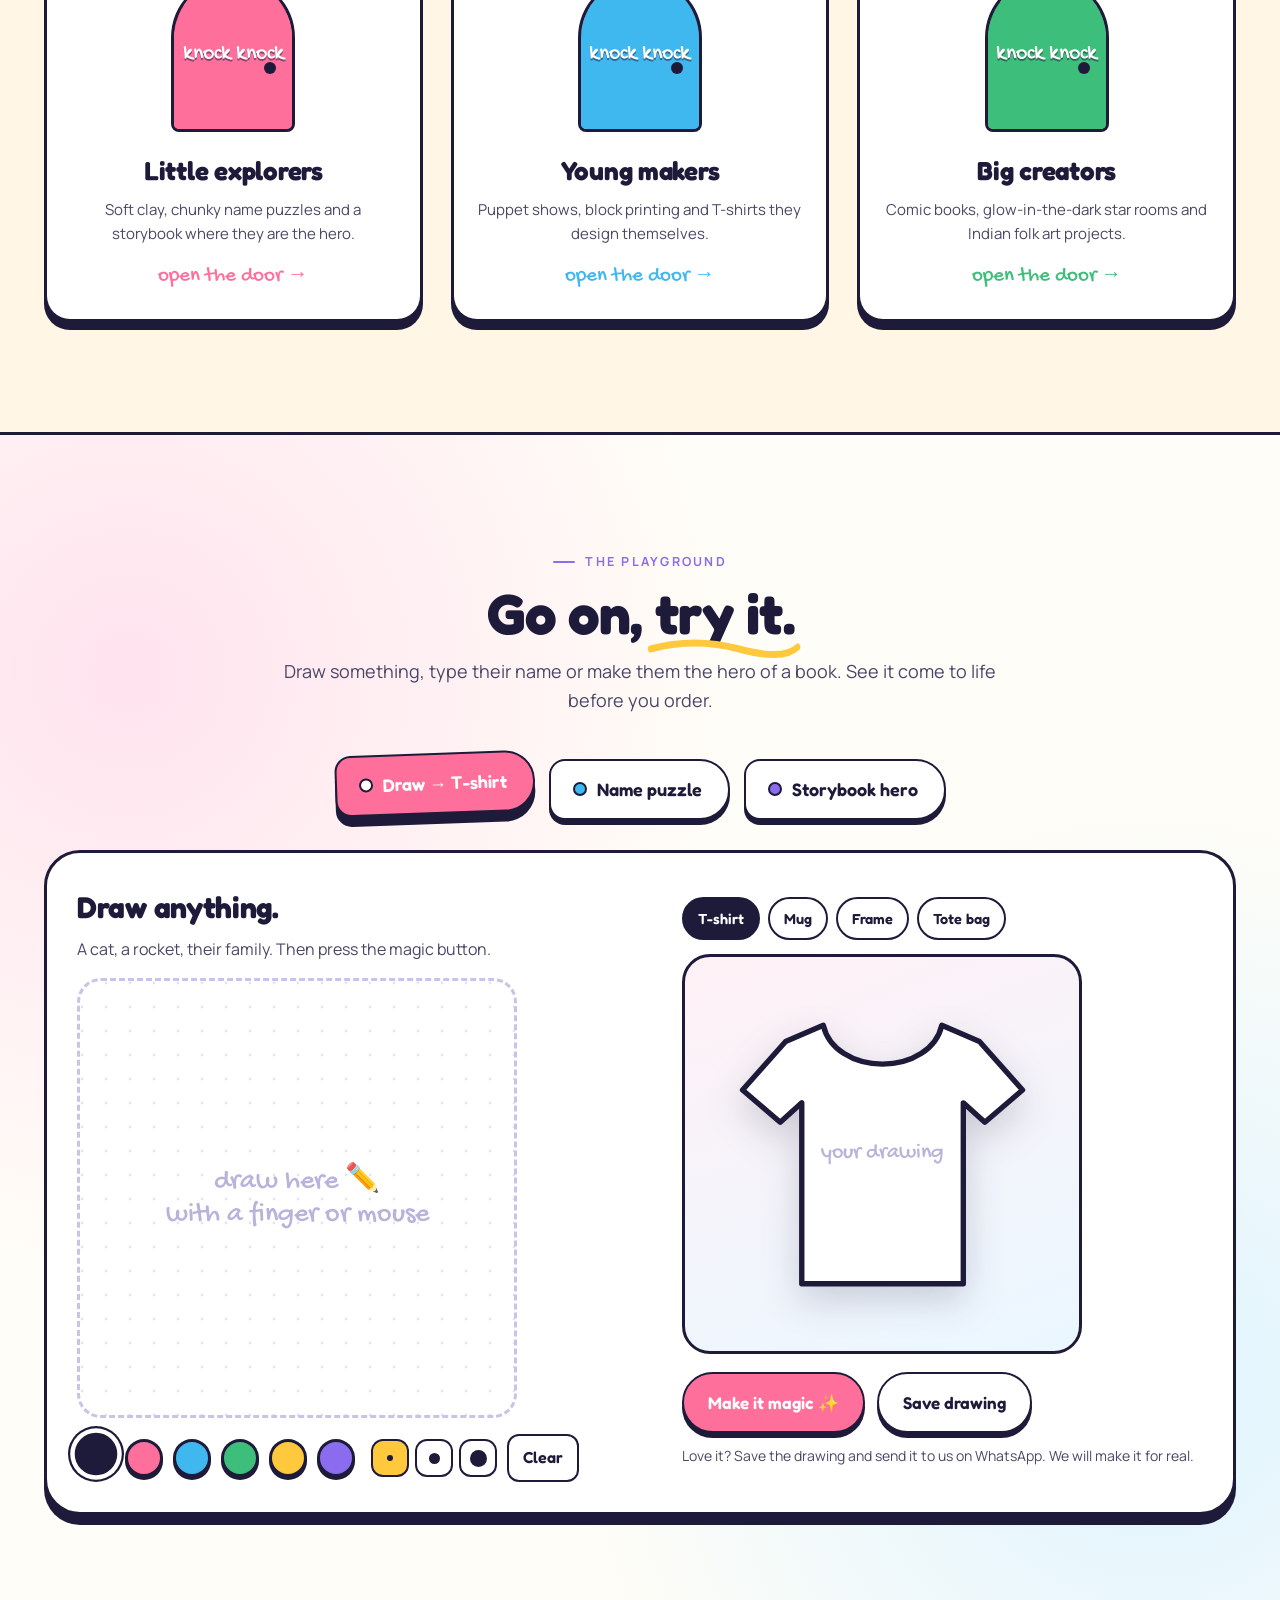
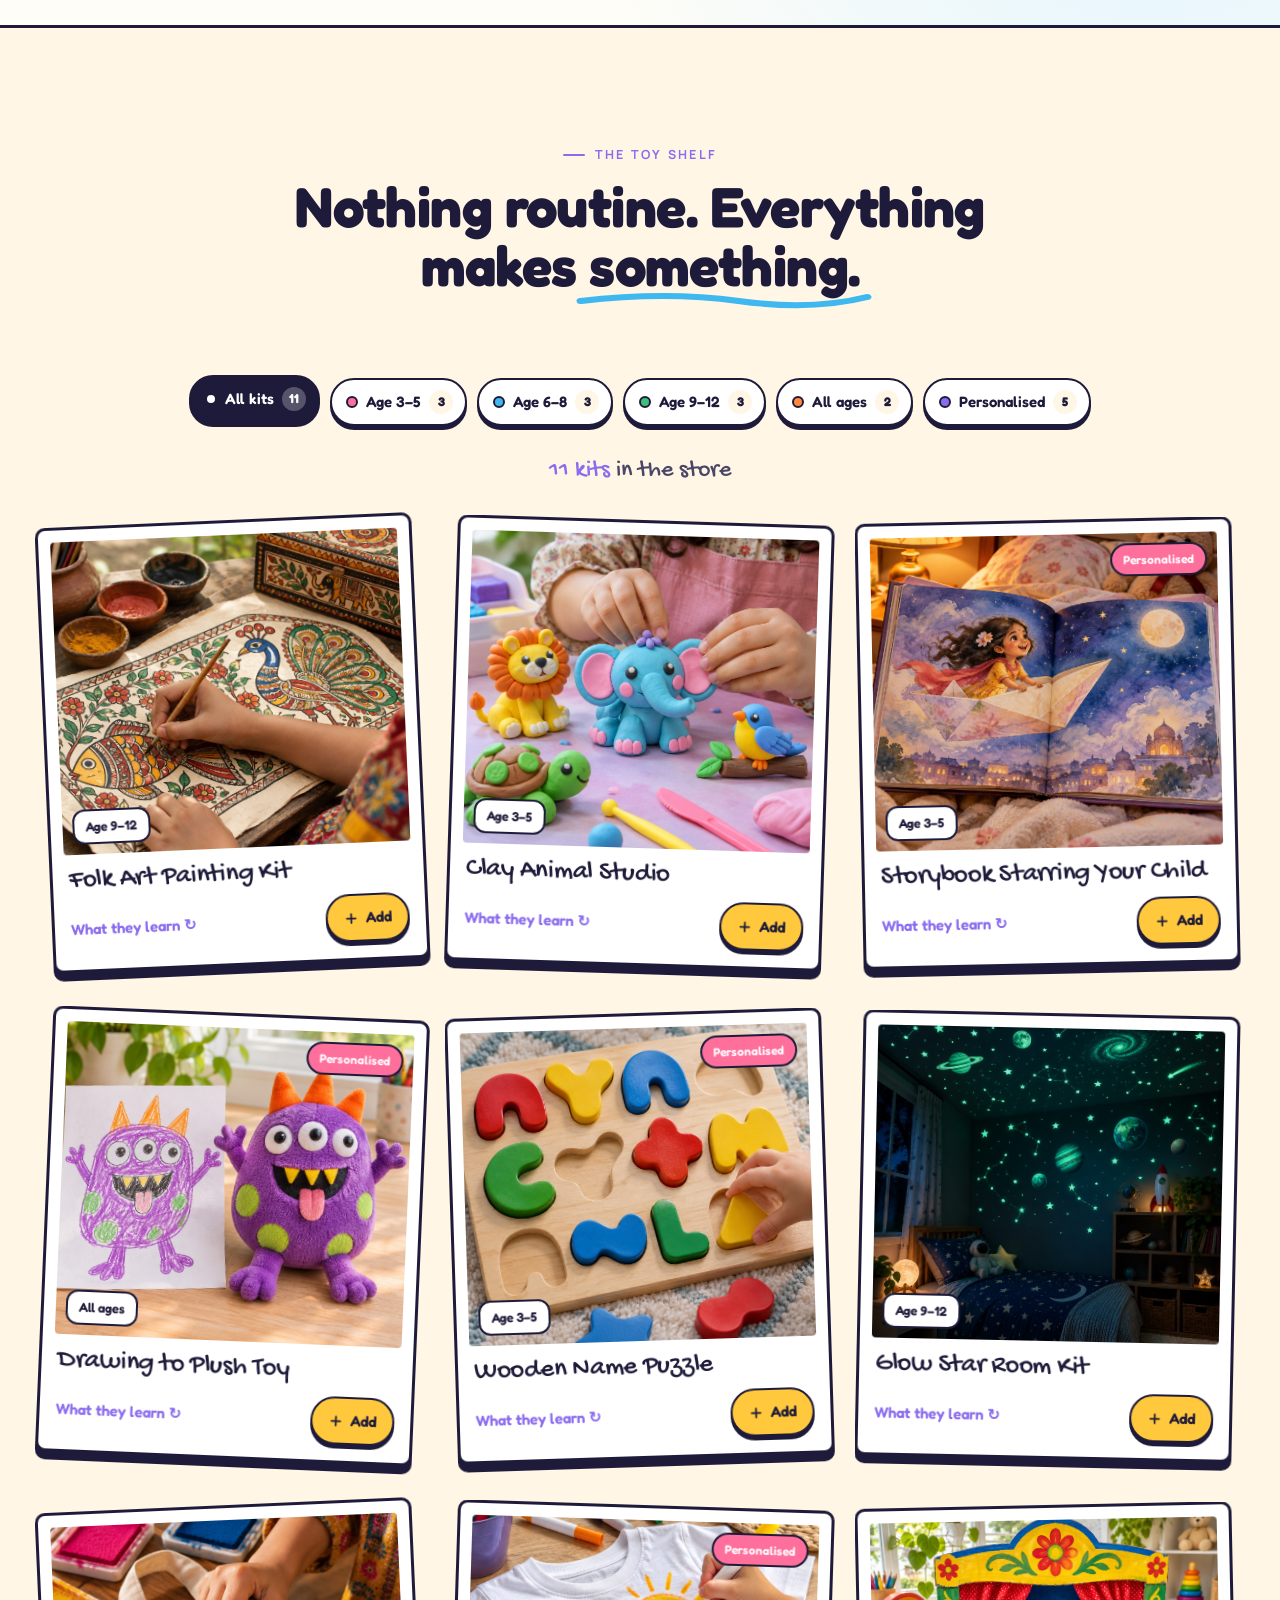
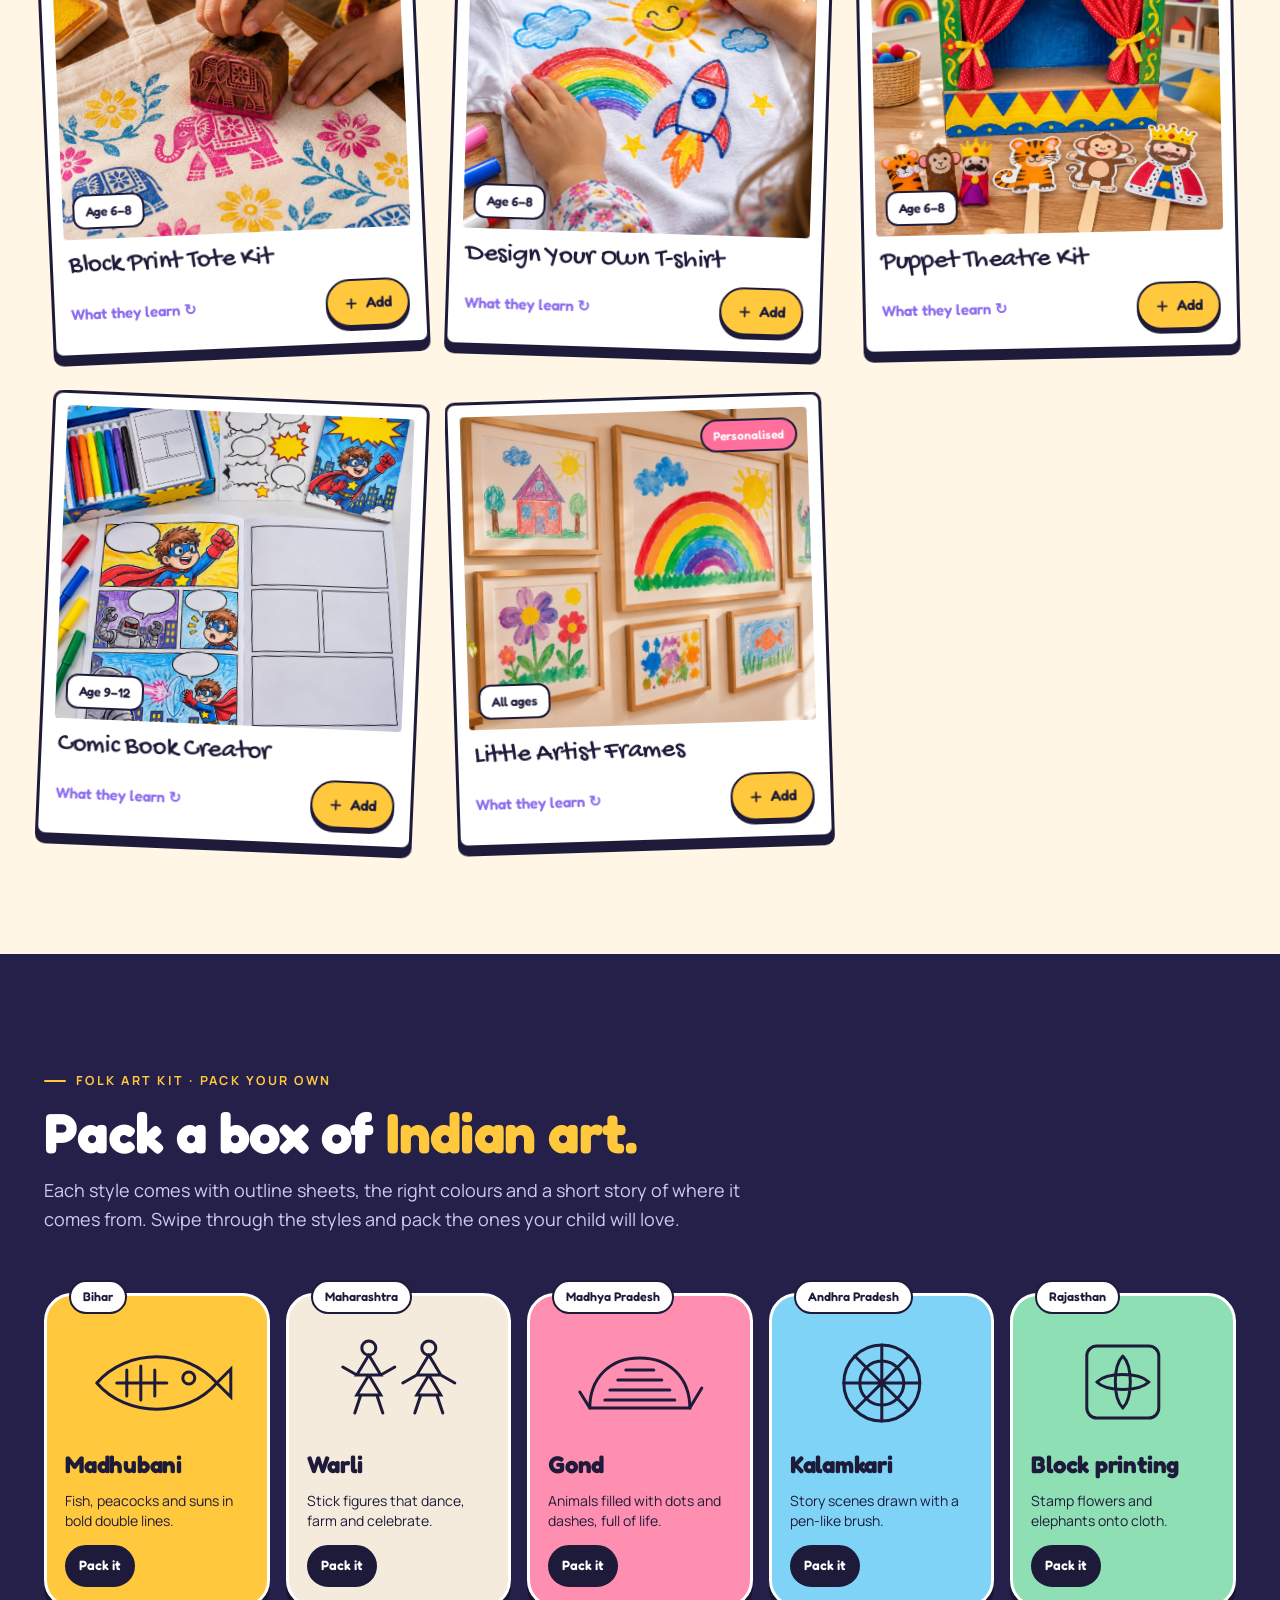
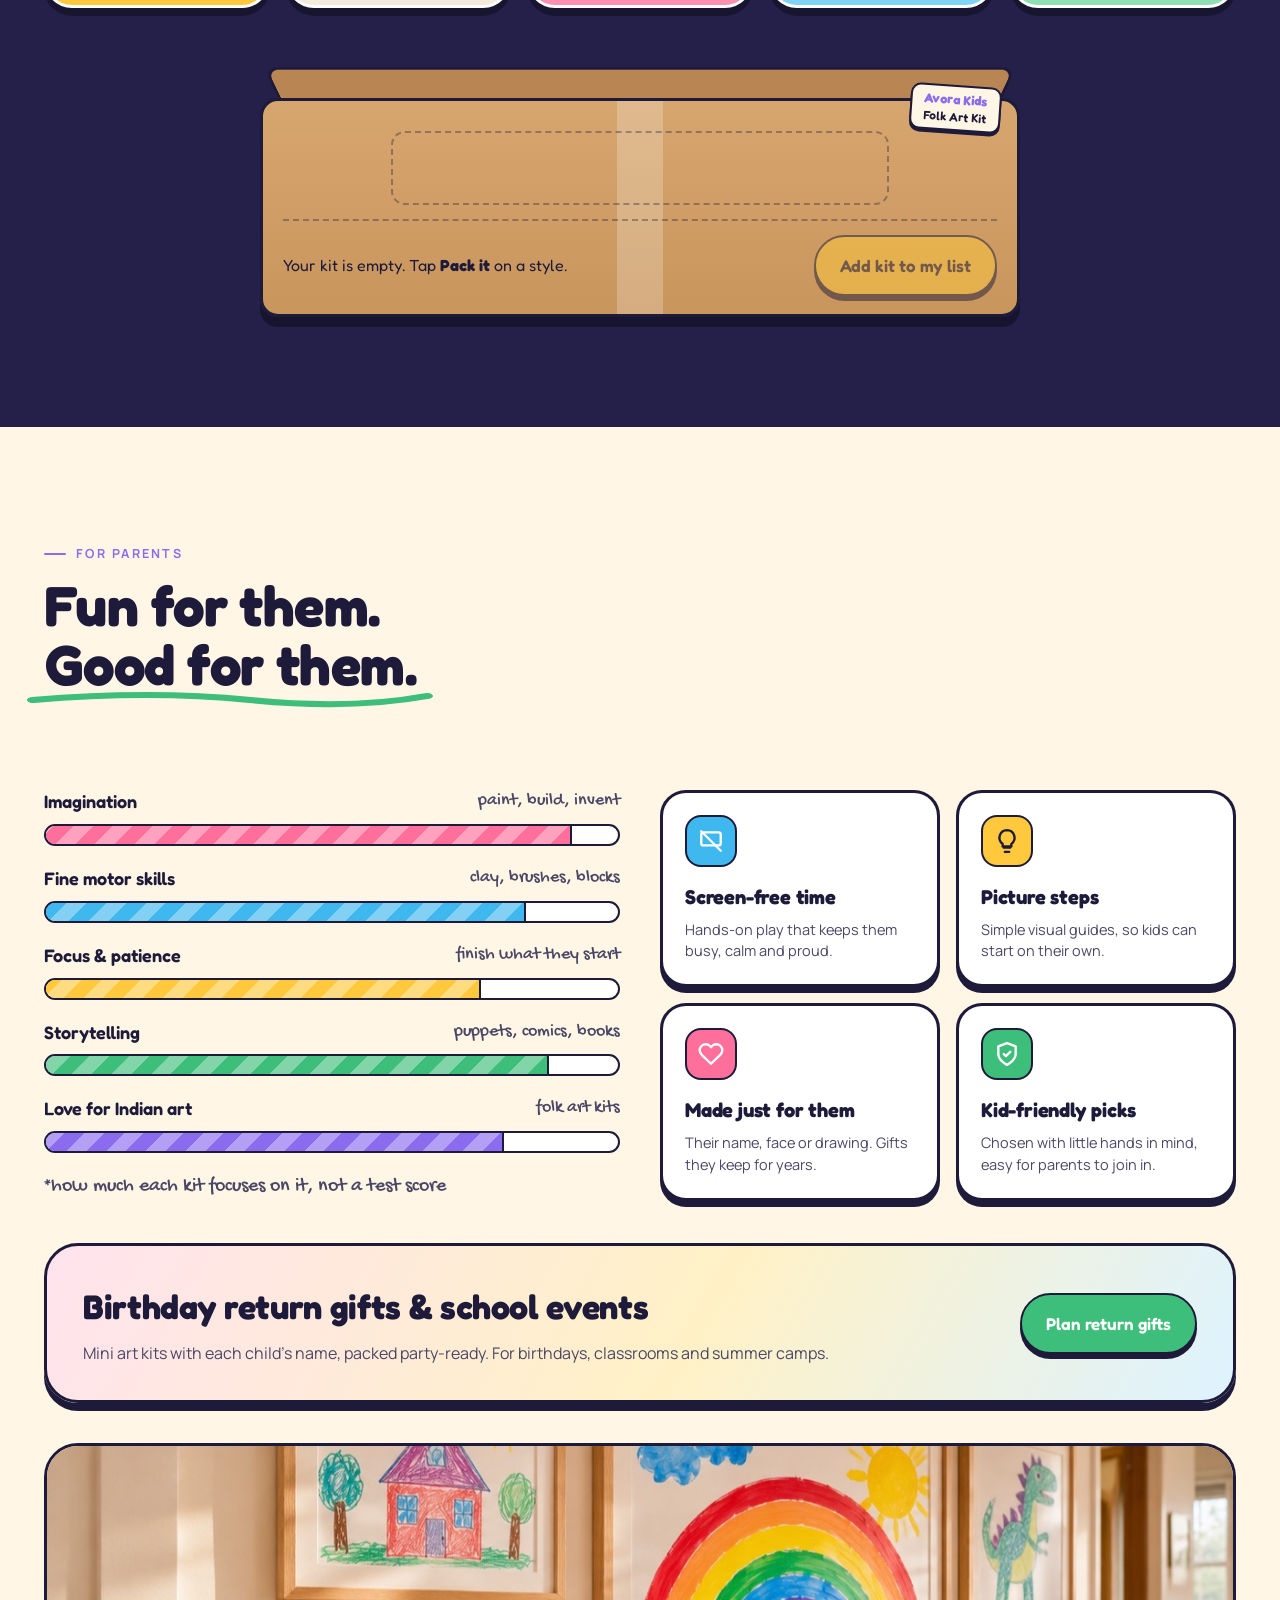
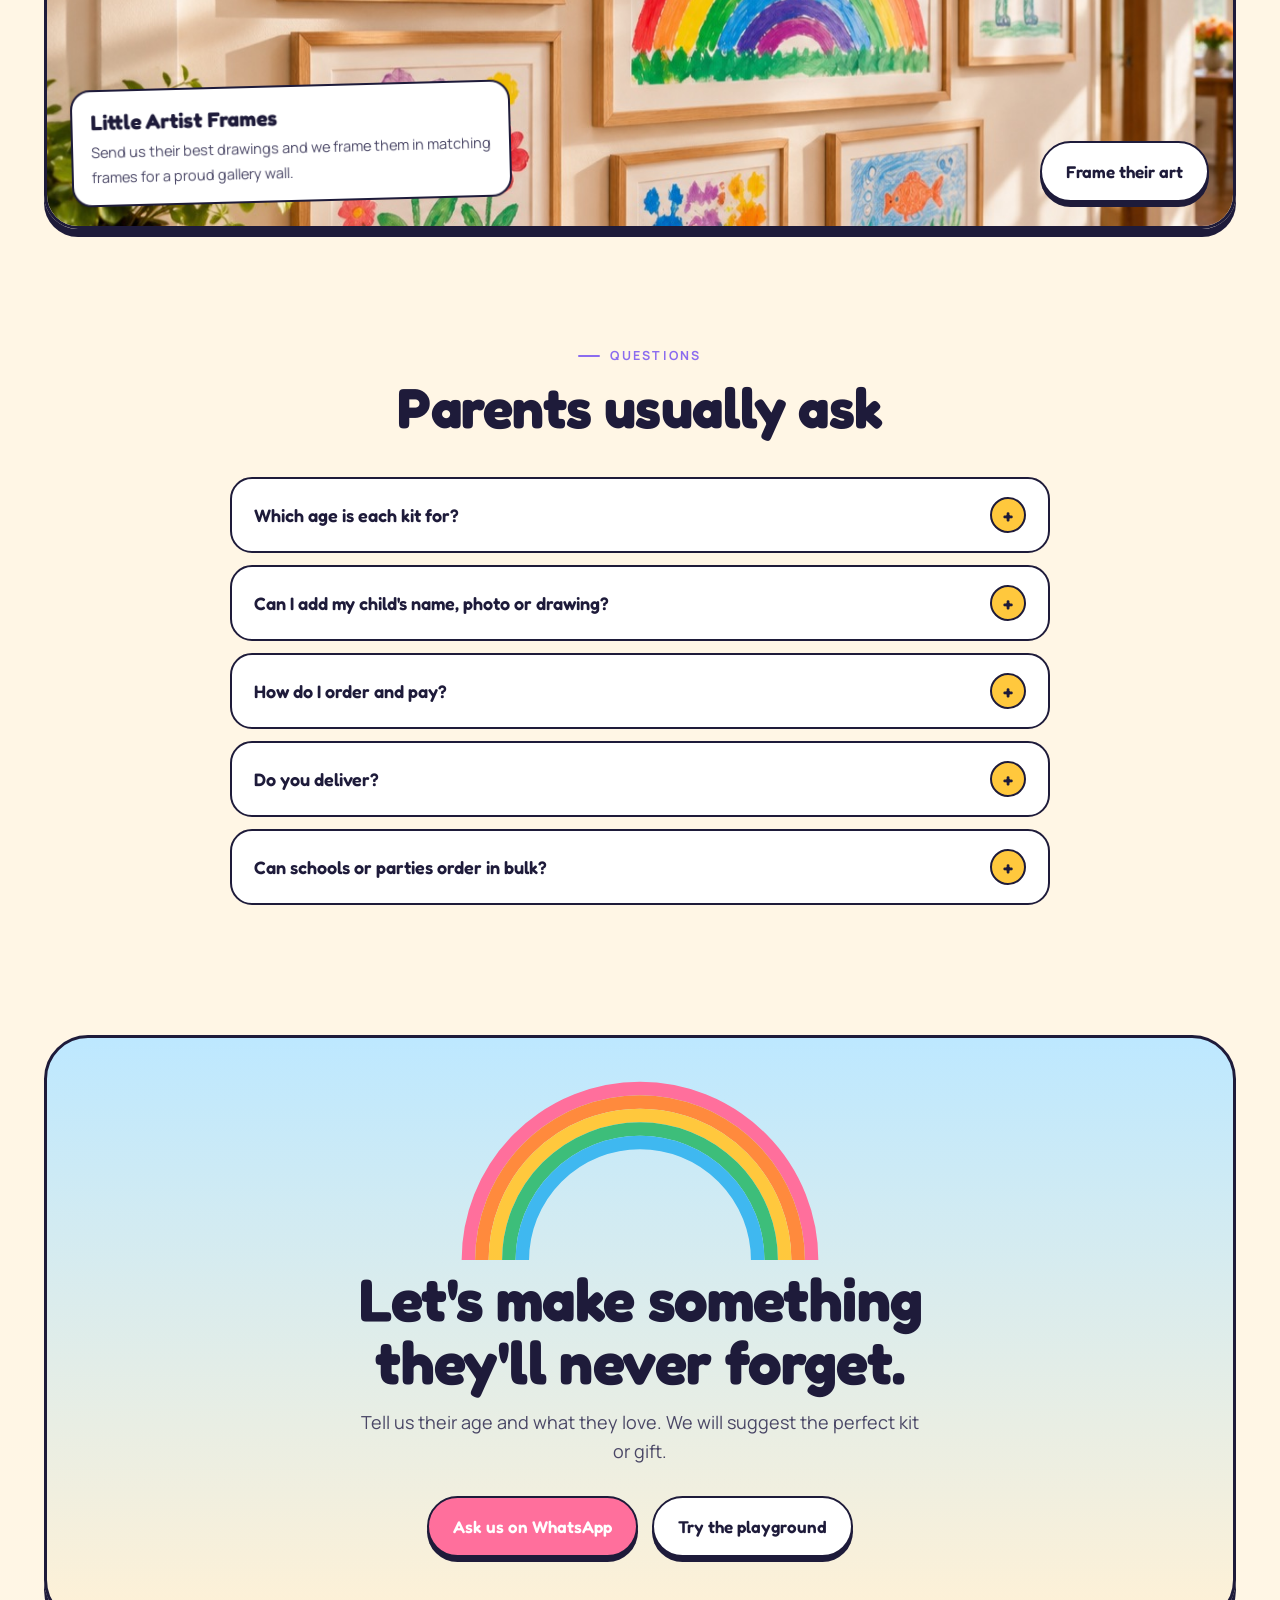
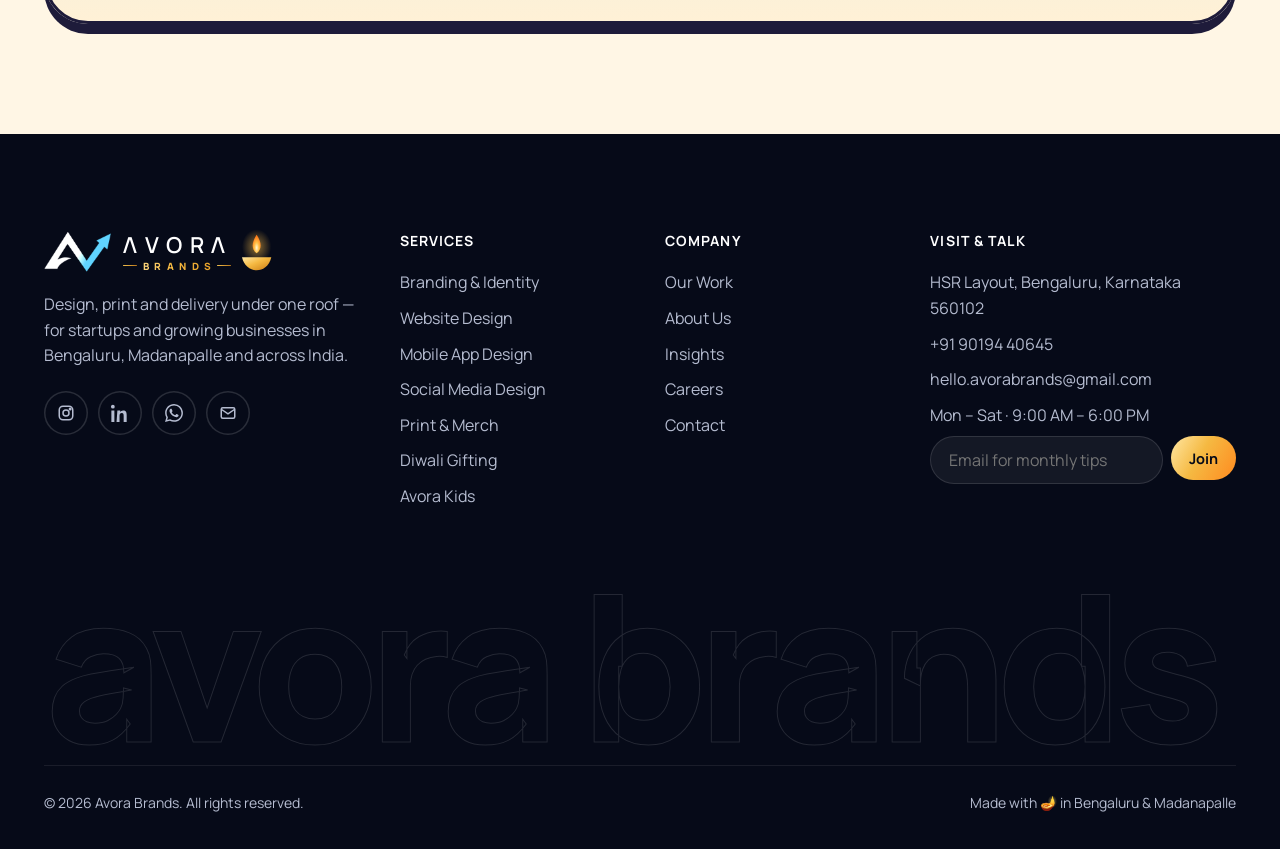
<file: kids.html>
<!doctype html>
<html lang="en" class="no-js">
<head>
<meta charset="utf-8">
<meta name="viewport" content="width=device-width, initial-scale=1">
<title>Avora Kids — Creative Kits & Personalised Gifts for Kids</title>
<meta name="description" content="Avora Kids: art kits, Indian folk art for kids, storybooks starring your child and toys made from their own drawings. Try it live: doodle, name puzzle and storybook preview.">
<meta name="theme-color" content="#BDE8FF">
<link rel="icon" href="data:image/svg+xml,<svg xmlns='http://www.w3.org/2000/svg' viewBox='0 0 100 100'><circle cx='50' cy='50' r='44' fill='%23FFC83D'/><circle cx='36' cy='42' r='6' fill='%231E1B3A'/><circle cx='64' cy='42' r='6' fill='%231E1B3A'/><path d='M32 60q18 18 36 0' stroke='%231E1B3A' stroke-width='7' fill='none' stroke-linecap='round'/></svg>">
<link rel="preconnect" href="https://fonts.googleapis.com"><link rel="preconnect" href="https://fonts.gstatic.com" crossorigin>
<link href="https://fonts.googleapis.com/css2?family=Fredoka:wght@500;600;700&family=Gochi+Hand&family=Instrument+Serif:ital@0;1&family=Manrope:wght@400;500;600;700;800&display=swap" rel="stylesheet">
<link rel="stylesheet" href="assets/css/site.css">
<style>
  body.kids{--sun:#FFC83D;--pink:#FF6F9C;--sky:#3FB8F0;--grass:#3DBE7A;--grape:#8B6CEF;--orange:#FF8A3D;--ink:#1E1B3A;--paper:#FFF6E5;--soft:#4A4766;background:var(--paper);color:var(--ink)}
  body.kids main{overflow-x:clip}
  .kids h1,.kids h2,.kids h3,.fd{font-family:'Fredoka',Manrope,sans-serif;letter-spacing:-.01em}
  .hand{font-family:'Gochi Hand',cursive;font-weight:400}
  .kids .eyebrow{color:var(--grape)}.kids .eyebrow::before{background:var(--grape)}
  .kbtn{display:inline-flex;align-items:center;gap:10px;padding:15px 24px;border-radius:999px;font-family:'Fredoka';font-weight:600;font-size:17px;color:var(--ink);background:var(--sun);border:2.5px solid var(--ink);box-shadow:0 5px 0 var(--ink);transition:transform .15s,box-shadow .15s,background .2s;cursor:pointer;white-space:nowrap}
  .kbtn:hover{transform:translateY(-2px);box-shadow:0 7px 0 var(--ink)}
  .kbtn:active{transform:translateY(4px);box-shadow:0 1px 0 var(--ink)}
  .kbtn.pink{background:var(--pink);color:#fff}.kbtn.white{background:#fff}.kbtn.green{background:var(--grass);color:#fff}.kbtn.grape{background:var(--grape);color:#fff}.kbtn.sky{background:var(--sky);color:#fff}
  .kbtn svg{width:18px;height:18px}
  .sec{padding:110px 0;position:relative}
  .head{max-width:720px}
  .head.c{margin:0 auto;text-align:center}
  .head h2{font-size:clamp(34px,4.4vw,58px);line-height:1.05;font-weight:700;margin-top:12px}
  .head p{color:var(--soft);font-size:18px;margin-top:14px;line-height:1.6}
  .scrib{position:relative;display:inline-block}
  .scrib svg{position:absolute;left:-4%;bottom:-14px;width:108%;height:20px;overflow:visible}
  .scrib path{stroke-dasharray:400;stroke-dashoffset:400;transition:stroke-dashoffset 1.2s .3s ease}
  .scrib.in path{stroke-dashoffset:0}

  /* HERO WORLD */
  .world{position:relative;min-height:100vh;min-height:100svh;overflow:hidden;background:linear-gradient(180deg,#9EDCFF 0%,#C9EEFF 45%,#FFF1D6 82%,var(--paper) 100%);padding:150px 0 0;display:flex;flex-direction:column}
  .sun{position:absolute;right:0;top:-30px;width:140px;height:140px;z-index:0}
  .sun .rays{position:absolute;inset:-34px;animation:spin 30s linear infinite}
  .sun .face{position:absolute;inset:0;border-radius:50%;background:radial-gradient(circle at 35% 35%,#FFE27A,var(--sun) 60%,#FFAE2B);border:3px solid var(--ink);box-shadow:0 0 60px rgba(255,200,61,.8)}
  .sun .face i{position:absolute;top:40%;width:12px;height:16px;border-radius:50%;background:var(--ink);animation:blink 4s infinite}
  .sun .face i:first-child{left:32%}.sun .face i:nth-child(2){right:32%}
  .sun .face b{position:absolute;left:50%;top:60%;width:40px;height:20px;margin-left:-20px;border:4px solid var(--ink);border-top:0;border-radius:0 0 40px 40px}
  .sun .face s{position:absolute;top:56%;width:18px;height:10px;border-radius:50%;background:#FF8FB1;opacity:.8}
  .sun .face s:nth-of-type(1){left:14%}.sun .face s:nth-of-type(2){right:14%}
  @keyframes blink{0%,92%,100%{transform:scaleY(1)}95%{transform:scaleY(.1)}}
  @keyframes spin{to{transform:rotate(360deg)}}
  .cloud{position:absolute;z-index:1;width:var(--w,180px);height:calc(var(--w,180px)*.42);background:#fff;border-radius:999px;box-shadow:0 10px 0 rgba(30,27,58,.06);animation:drift var(--t,60s) linear infinite;left:-260px}
  .cloud::before,.cloud::after{content:"";position:absolute;background:#fff;border-radius:50%}
  .cloud::before{width:50%;height:110%;left:14%;top:-48%}
  .cloud::after{width:38%;height:90%;right:16%;top:-34%}
  .cloud.c1{top:150px;--w:190px;--t:70s;animation-delay:-20s}
  .cloud.c2{top:330px;--w:130px;--t:55s;animation-delay:-42s}
  .cloud.c3{top:90px;--w:110px;--t:80s;animation-delay:-5s}
  @keyframes drift{to{transform:translateX(calc(100vw + 520px))}}
  .plane{position:absolute;z-index:3;width:54px;height:54px;offset-path:path('M -60 260 C 220 120, 420 360, 700 190 S 1200 80, 1600 230');animation:fly 16s linear infinite;offset-rotate:auto}
  .plane svg{width:100%;height:100%}
  @keyframes fly{from{offset-distance:0%}to{offset-distance:100%}}
  .world .container{position:relative;z-index:4;display:grid;grid-template-columns:1.1fr .9fr;gap:40px;align-items:center;flex:1}
  .brandtag{display:inline-flex;align-items:center;gap:10px;padding:8px 16px 8px 8px;border-radius:999px;background:#fff;border:2.5px solid var(--ink);box-shadow:0 4px 0 var(--ink);font-family:'Fredoka';font-weight:600;transform:rotate(-2deg)}
  .brandtag b{display:inline-grid;place-items:center;padding:3px 10px;border-radius:999px;background:var(--pink);color:#fff;font-size:12.5px;letter-spacing:.04em}
  .h-world{font-size:clamp(40px,4.9vw,74px);line-height:1;font-weight:700;margin-top:24px}
  .h-world .ln{display:block}
  .h-world .ch{display:inline-block;opacity:0;transform:translateY(40px) scale(.5) rotate(-12deg);animation:pop .6s cubic-bezier(.34,1.7,.5,1) forwards;animation-delay:calc(.25s + var(--i)*.04s)}
  @keyframes pop{to{opacity:1;transform:none}}
  .h-world .sp{display:inline-block;width:.28em}
  .h-world .col1{color:var(--pink)}.h-world .col2{color:var(--grape)}.h-world .col3{color:var(--sky)}
  .h-world .ch:hover{animation:jelly .6s}
  @keyframes jelly{30%{transform:scale(1.25,.75)}50%{transform:scale(.8,1.2)}70%{transform:scale(1.1,.9)}}
  .w-lead{font-size:19px;line-height:1.6;color:var(--soft);margin-top:24px;max-width:540px}
  .w-cta{display:flex;flex-wrap:wrap;gap:14px;margin-top:30px}
  .balloons{position:relative;height:520px}
  .bal{position:absolute;display:flex;flex-direction:column;align-items:center;animation:bob var(--bt,6s) ease-in-out infinite;animation-delay:var(--bd,0s);cursor:pointer;color:inherit}
  .bal .ball{width:var(--s,150px);height:var(--s,150px);border-radius:50% 50% 48% 48%;border:3.5px solid var(--ink);overflow:hidden;box-shadow:0 10px 0 var(--ink);position:relative;transition:transform .3s cubic-bezier(.34,1.7,.5,1)}
  .bal .ball img{width:100%;height:100%;object-fit:cover}
  .bal .ball::after{content:"";position:absolute;left:18%;top:12%;width:22%;height:14%;border-radius:50%;background:rgba(255,255,255,.7);transform:rotate(-30deg)}
  .bal .knot{width:14px;height:10px;background:var(--ink);clip-path:polygon(50% 0,100% 100%,0 100%);margin-top:6px}
  .bal svg.str{width:30px;height:90px}
  .bal .lbl{position:absolute;top:calc(var(--s,150px) * .8);padding:6px 12px;border-radius:12px;background:#fff;border:2px solid var(--ink);font-family:'Fredoka';font-weight:600;font-size:14px;white-space:nowrap;transform:rotate(-4deg);box-shadow:0 3px 0 var(--ink)}
  .bal:hover .ball{transform:scale(1.08) rotate(-4deg)}
  @keyframes bob{50%{transform:translateY(-18px) rotate(2deg)}}
  .bal.b1{left:0;top:40px;--s:170px;--bt:6s}
  .bal.b2{left:40%;top:-10px;--s:130px;--bt:7s;--bd:-2s}
  .bal.b3{left:16%;top:270px;--s:150px;--bt:5.5s;--bd:-1s}
  .bal.b4{right:4%;top:210px;--s:132px;--bt:6.5s;--bd:-3s}
  .hills{position:relative;z-index:2;height:190px;margin-top:-40px;pointer-events:none}
  .hills svg.h{position:absolute;bottom:0;left:-5%;width:110%;height:100%;transition:transform .2s ease-out}
  .hills .flower{position:absolute;bottom:34px;width:34px;height:60px;animation:sway 3s ease-in-out infinite;transform-origin:bottom center}
  @keyframes sway{50%{transform:rotate(8deg)}}
  .scroll-cue{position:absolute;left:50%;bottom:22px;z-index:5;transform:translateX(-50%);font-family:'Gochi Hand';font-size:22px;color:#fff;display:flex;flex-direction:column;align-items:center;gap:2px;animation:cue 2s ease-in-out infinite;text-shadow:0 2px 0 rgba(30,27,58,.4)}
  @keyframes cue{50%{transform:translate(-50%,8px)}}

  /* CRAYON BAND */
  .crayon-band{background:var(--ink);padding:20px 0;overflow:hidden}
  .crayon-band .tr{display:flex;width:max-content;gap:20px;animation:mq 30s linear infinite}
  .crayon-band .cr{display:inline-flex;align-items:center;font-family:'Fredoka';font-weight:600;font-size:22px;color:var(--ink);padding:10px 34px 10px 22px;background:var(--c);clip-path:polygon(0 0,86% 0,100% 50%,86% 100%,0 100%);white-space:nowrap}
  @keyframes mq{to{transform:translateX(-50%)}}

  /* HOUSES */
  .houses{display:grid;grid-template-columns:repeat(3,1fr);gap:28px;margin-top:90px}
  .house{position:relative;background:none;border:0;padding:0;cursor:pointer;font:inherit;color:inherit;text-align:center}
  .house .roof{height:96px;background:var(--c);clip-path:polygon(50% 0,100% 100%,0 100%);position:relative;z-index:1;margin:0 -10px;transition:transform .3s cubic-bezier(.34,1.7,.5,1)}
  .house .body{position:relative;background:#fff;border:3px solid var(--ink);border-top:0;border-radius:0 0 26px 26px;padding:26px 22px;box-shadow:0 8px 0 var(--ink);transition:transform .3s cubic-bezier(.34,1.7,.5,1)}
  .house:hover .body,.house:hover .roof{transform:translateY(-8px)}
  .house .win{position:absolute;top:-70px;left:50%;width:58px;height:58px;margin-left:-29px;border-radius:50%;background:#FFF6D6;border:3px solid var(--ink);z-index:2;display:grid;place-items:center;font-family:'Fredoka';font-weight:700;font-size:17px}
  .door{position:relative;width:124px;height:156px;margin:0 auto;border-radius:62px 62px 8px 8px;border:3px solid var(--ink);overflow:hidden;perspective:500px;background:var(--ink)}
  .door img{position:absolute;inset:0;width:100%;height:100%;object-fit:cover}
  .door .leaf{position:absolute;inset:0;background:var(--c);transform-origin:left center;transition:transform .7s cubic-bezier(.34,1.3,.5,1);display:grid;place-items:center}
  .door .leaf::after{content:"";position:absolute;right:16px;top:55%;width:12px;height:12px;border-radius:50%;background:var(--ink)}
  .door .leaf span{font-family:'Gochi Hand';font-size:22px;color:#fff;text-shadow:0 2px 0 rgba(30,27,58,.5)}
  .house:hover .door .leaf,.house:focus-visible .door .leaf{transform:rotateY(-105deg)}
  .house h3{font-size:26px;margin-top:18px}
  .house p{color:var(--soft);font-size:15px;margin-top:6px}
  .house .go{display:inline-block;margin-top:14px;font-family:'Gochi Hand';font-size:21px;color:var(--c)}

  /* PLAYGROUND */
  .play{background:radial-gradient(circle at 10% 20%,#FFE3EE 0,transparent 40%),radial-gradient(circle at 90% 80%,#DFF4FF 0,transparent 40%),#FFFDF7;border-top:3px solid var(--ink);border-bottom:3px solid var(--ink)}
  .ptabs{display:flex;justify-content:center;gap:14px;flex-wrap:wrap;margin:44px 0 30px}
  .tab{padding:14px 26px 14px 22px;font-family:'Fredoka';font-weight:600;font-size:18px;color:var(--ink);background:#fff;border:2.5px solid var(--ink);border-radius:16px 30px 30px 16px;box-shadow:0 5px 0 var(--ink);cursor:pointer;transition:transform .25s cubic-bezier(.34,1.7,.5,1),background .2s,box-shadow .2s;display:inline-flex;gap:10px;align-items:center}
  .tab i{width:14px;height:14px;border-radius:50%;background:var(--c);border:2px solid var(--ink)}
  .tab.on{background:var(--c);color:#fff;transform:translateY(-6px) rotate(-2deg);box-shadow:0 10px 0 var(--ink)}
  .tab.on i{background:#fff}
  .stage{border:3px solid var(--ink);border-radius:36px;background:#fff;box-shadow:0 10px 0 var(--ink);padding:30px;position:relative;overflow:hidden}
  .pane{display:none;grid-template-columns:1.05fr .95fr;gap:30px;align-items:center;animation:paneIn .5s cubic-bezier(.34,1.5,.5,1)}
  .pane.on{display:grid}
  @keyframes paneIn{from{opacity:0;transform:translateY(20px) scale(.97)}}
  .pane h3{font-size:30px;font-weight:700}
  .pane .sub{color:var(--soft);margin-top:6px}
  .pad{position:relative;border:3px dashed #C9C3E8;border-radius:24px;background:#fff url("data:image/svg+xml,%3Csvg xmlns='http://www.w3.org/2000/svg' width='24' height='24'%3E%3Ccircle cx='2' cy='2' r='1.4' fill='%23E6E1F5'/%3E%3C/svg%3E");aspect-ratio:1/1;max-height:440px;overflow:hidden;touch-action:none;cursor:crosshair}
  .pad canvas{position:absolute;inset:0;width:100%;height:100%}
  .pad .hint{position:absolute;inset:0;display:grid;place-items:center;font-family:'Gochi Hand';font-size:28px;color:#B9B2DA;pointer-events:none;text-align:center;transition:opacity .3s;line-height:1.2}
  .tools{display:flex;flex-wrap:wrap;gap:10px;align-items:center;margin-top:16px}
  .pot{width:38px;height:38px;border-radius:50%;background:var(--c);border:3px solid var(--ink);cursor:pointer;transition:transform .2s;box-shadow:0 3px 0 var(--ink)}
  .pot.on{transform:translateY(-4px) scale(1.12);box-shadow:0 0 0 4px #fff,0 0 0 6px var(--ink)}
  .tsz{display:flex;gap:6px;margin-left:6px}
  .tsz button{width:38px;height:38px;border-radius:12px;border:2.5px solid var(--ink);background:#fff;display:grid;place-items:center;cursor:pointer}
  .tsz button span{display:block;border-radius:50%;background:var(--ink)}
  .tsz button.on{background:var(--sun)}
  .ghost{padding:9px 14px;border-radius:12px;border:2.5px solid var(--ink);background:#fff;font-family:'Fredoka';font-weight:600;cursor:pointer;color:var(--ink)}
  .mock-tabs{display:flex;gap:8px;margin-bottom:14px;flex-wrap:wrap}
  .mock-tabs button{padding:8px 14px;border-radius:999px;border:2px solid var(--ink);background:#fff;font-family:'Fredoka';font-weight:600;cursor:pointer;font-size:14.5px;color:var(--ink)}
  .mock-tabs button.on{background:var(--ink);color:#fff}
  .mock{position:relative;aspect-ratio:1/1;max-height:400px;border-radius:28px;background:linear-gradient(160deg,#FFF1F6,#EAF7FF);display:grid;place-items:center;overflow:hidden;border:3px solid var(--ink)}
  .mock svg{width:82%;height:82%;filter:drop-shadow(0 14px 18px rgba(30,27,58,.18))}
  .mock .spark{position:absolute;width:16px;height:16px;pointer-events:none}
  .magic-row{display:flex;flex-wrap:wrap;gap:12px;margin-top:18px}
  .name-in{display:flex;gap:10px;margin-top:20px;flex-wrap:wrap}
  .name-in input{flex:1;min-width:200px;height:58px;border-radius:18px;border:3px solid var(--ink);padding:0 20px;font-family:'Fredoka';font-size:22px;font-weight:600;color:var(--ink);background:#fff;letter-spacing:.04em}
  .name-in input:focus{outline:0;box-shadow:0 0 0 5px rgba(139,108,239,.25)}
  #nm{text-transform:uppercase}
  .board{border-radius:28px;background:linear-gradient(135deg,#E9C996,#D7AE6E);border:3px solid var(--ink);padding:34px 22px;min-height:280px;display:flex;flex-wrap:wrap;gap:10px;justify-content:center;align-content:center;box-shadow:inset 0 0 0 10px rgba(255,255,255,.15),0 8px 0 var(--ink);position:relative}
  .board::before{content:"";position:absolute;inset:14px;border:2px dashed rgba(30,27,58,.25);border-radius:18px;pointer-events:none}
  .blk{width:clamp(42px,7vw,64px);height:clamp(52px,8.6vw,78px);border-radius:16px;display:grid;place-items:center;font-family:'Fredoka';font-weight:700;font-size:clamp(26px,4.4vw,44px);color:#fff;background:var(--c);border:3px solid var(--ink);box-shadow:0 6px 0 var(--ink),inset 0 -8px 0 rgba(0,0,0,.12);animation:drop .7s cubic-bezier(.34,1.8,.5,1) both;animation-delay:calc(var(--i)*.07s);transform:rotate(var(--r));text-shadow:0 3px 0 rgba(0,0,0,.18);transition:transform .25s}
  .blk:hover{transform:rotate(0) translateY(-6px)}
  @keyframes drop{from{opacity:0;transform:translateY(-120px) rotate(30deg)}}
  .board .empty{font-family:'Gochi Hand';font-size:26px;color:rgba(30,27,58,.55)}
  .book-wrap{position:relative;perspective:1600px;display:grid;place-items:center;min-height:470px}
  .book-wrap::after{content:"";position:absolute;left:50%;bottom:26px;width:62%;height:26px;margin-left:-31%;border-radius:50%;background:radial-gradient(closest-side,rgba(30,27,58,.35),transparent);filter:blur(4px);z-index:0}
  .book{--T:24px;position:relative;z-index:1;width:min(290px,74%);aspect-ratio:3/4;transform-style:preserve-3d;transform:rotateY(-26deg) rotateX(5deg) rotateZ(-1deg);transition:transform .9s cubic-bezier(.34,1.3,.5,1)}
  .book:hover{transform:rotateY(-8deg) rotateX(2deg) scale(1.03)}
  .book .face3{position:absolute;inset:0;border-radius:3px 9px 9px 3px}
  .cover{transform:translateZ(calc(var(--T)/2));overflow:hidden;background:#2a2550 center/cover no-repeat;background-image:var(--img);box-shadow:inset 0 0 0 1px rgba(0,0,0,.25)}
  .cover .shade{position:absolute;inset:0;background:linear-gradient(180deg,rgba(10,8,30,.55) 0%,rgba(10,8,30,.15) 32%,rgba(10,8,30,0) 55%,rgba(10,8,30,.35) 100%)}
  .cover .hinge{position:absolute;left:0;top:0;bottom:0;width:18px;background:linear-gradient(90deg,rgba(0,0,0,.45),rgba(0,0,0,.1) 55%,rgba(255,255,255,.22) 70%,rgba(0,0,0,.18) 85%,transparent)}
  .cover .sheen{position:absolute;inset:-20%;background:linear-gradient(115deg,transparent 35%,rgba(255,255,255,.26) 47%,rgba(255,255,255,.05) 55%,transparent 62%);transform:translateX(-40%);transition:transform 1.2s ease}
  .book:hover .cover .sheen{transform:translateX(40%)}
  .cover .ttl{position:absolute;left:30px;right:16px;top:20px;color:#fff;font-family:'Fredoka';font-weight:700;font-size:clamp(22px,2.3vw,30px);line-height:1.08;text-shadow:0 2px 0 rgba(0,0,0,.35),0 6px 16px rgba(0,0,0,.35)}
  .cover .ttl small{display:block;font-family:'Gochi Hand';font-weight:400;font-size:17px;opacity:.95;margin-bottom:2px;letter-spacing:.02em}
  .cover .ttl .nm{display:inline-block;color:#FFD35A;font-size:1.18em;-webkit-text-stroke:1px rgba(80,40,0,.35)}
  .cover .by{position:absolute;left:30px;right:16px;bottom:14px;display:flex;align-items:center;gap:8px;font-family:'Gochi Hand';color:#fff;font-size:15px;text-shadow:0 2px 6px rgba(0,0,0,.5)}
  .cover .by i{width:22px;height:22px;border-radius:50%;background:#FFC83D;display:grid;place-items:center;font-style:normal;font-family:'Fredoka';font-weight:700;font-size:11px;color:#1E1B3A}
  .back3{transform:translateZ(calc(var(--T)/-2)) rotateY(180deg);background:var(--sp,#2a2550)}
  .spine{position:absolute;top:0;bottom:0;left:calc(var(--T)/-2);width:var(--T);transform:rotateY(-90deg);background:linear-gradient(90deg,rgba(0,0,0,.35),rgba(255,255,255,.12) 40%,rgba(0,0,0,.3)),var(--sp,#2a2550);border-radius:3px}
  .pagesR{position:absolute;top:5px;bottom:5px;right:calc(var(--T)/-2 + 3px);width:calc(var(--T) - 4px);transform:rotateY(90deg);background:repeating-linear-gradient(90deg,#FBF7EE 0 1.5px,#E4DCCB 1.5px 2.6px);box-shadow:inset 0 0 6px rgba(0,0,0,.12)}
  .pagesB{position:absolute;left:4px;right:8px;bottom:calc(var(--T)/-2 + 3px);height:calc(var(--T) - 4px);transform:rotateX(-90deg);background:repeating-linear-gradient(180deg,#FBF7EE 0 1.5px,#E4DCCB 1.5px 2.6px)}
  .cover.swap{animation:coverSwap .6s ease}
  @keyframes coverSwap{0%{filter:brightness(1)}40%{filter:brightness(1.6) saturate(.6)}100%{filter:none}}
  .gen{display:inline-flex;gap:4px;margin-top:16px;padding:5px;border-radius:999px;border:2.5px solid var(--ink);background:#fff;box-shadow:0 4px 0 var(--ink)}
  .gen button{padding:9px 22px;border-radius:999px;border:0;background:none;font-family:'Fredoka';font-weight:600;font-size:15px;color:var(--ink);cursor:pointer;transition:background .25s,color .25s}
  .gen button.on{background:var(--sky);color:#fff}
  .gen button[data-g=girl].on{background:var(--pink)}
  .adv{display:flex;gap:10px;flex-wrap:wrap;margin-top:16px}
  .adv button{padding:10px 16px;border-radius:999px;border:2.5px solid var(--ink);background:#fff;font-family:'Fredoka';font-weight:600;cursor:pointer;display:inline-flex;gap:8px;align-items:center;color:var(--ink)}
  .adv button i{width:14px;height:14px;border-radius:50%;background:var(--c);border:2px solid var(--ink)}
  .adv button.on{background:var(--ink);color:#fff}

  /* SHELF */
  .crayons{display:flex;justify-content:center;gap:4px;margin:40px 0 50px;flex-wrap:wrap;align-items:flex-end}
  .crayon{position:relative;height:56px;padding:0 34px 0 24px;border:0;background:var(--c);color:#fff;font-family:'Fredoka';font-weight:600;font-size:16px;clip-path:polygon(0 12%,82% 12%,100% 50%,82% 88%,0 88%);cursor:pointer;transition:transform .3s cubic-bezier(.34,1.7,.5,1);transform:translateY(8px)}
  .crayon::before{content:"";position:absolute;left:12px;top:12%;bottom:12%;width:4px;background:rgba(0,0,0,.2)}
  .crayon.on{transform:translateY(-6px) rotate(-3deg)}
  .crayon:hover{transform:translateY(-2px)}
  .shelf{display:grid;grid-template-columns:repeat(3,1fr);gap:46px 30px}
  .pol{perspective:1200px;position:relative}
  .pol .in3d{position:relative;transform-style:preserve-3d;transition:transform .8s cubic-bezier(.34,1.3,.5,1);transform:rotate(var(--r,-2deg))}
  .pol.flip .in3d{transform:rotate(0) rotateY(180deg)}
  .pol .face,.pol .back{background:#fff;border:3px solid var(--ink);border-radius:10px;padding:12px 12px 16px;box-shadow:0 8px 0 var(--ink);backface-visibility:hidden;-webkit-backface-visibility:hidden}
  .pol .back{position:absolute;inset:0;transform:rotateY(180deg);background:var(--c);display:flex;flex-direction:column;gap:12px;padding:24px;color:#fff}
  .shelf-count{text-align:center;font-size:24px;color:var(--soft);margin:-24px 0 30px}
  .shelf-count b{color:var(--grape);font-weight:400}
  .pol{animation:popIn .55s cubic-bezier(.34,1.6,.5,1) both;animation-delay:var(--d,0s)}
  @keyframes popIn{from{opacity:0;transform:translateY(30px) scale(.9)}}
  .pol .tape{display:none;position:absolute;left:50%;top:-14px;width:96px;height:28px;margin-left:-48px;background:var(--c);opacity:.85;transform:rotate(-4deg);z-index:2;clip-path:polygon(4% 0,96% 6%,100% 100%,0 94%)}
  .pol .ph{position:relative;aspect-ratio:1/.9;overflow:hidden;border-radius:4px}
  .pol .ph img{width:100%;height:100%;object-fit:cover;transition:transform .8s ease}
  .pol:hover .ph img{transform:scale(1.07)}
  .pol .ag{position:absolute;left:10px;bottom:10px;padding:5px 11px;border-radius:12px;background:#fff;border:2px solid var(--ink);font-family:'Fredoka';font-weight:600;font-size:13px}
  .pol .pz{position:absolute;right:10px;top:10px;padding:5px 11px;border-radius:999px;background:var(--pink);color:#fff;border:2px solid var(--ink);font-family:'Fredoka';font-weight:600;font-size:12px}
  .pol h3{font-family:'Gochi Hand';font-weight:400;font-size:27px;margin:12px 4px 2px;line-height:1.1}
  .pol .row{display:flex;justify-content:space-between;align-items:center;gap:10px;margin:10px 4px 0}
  .pol .peek{white-space:nowrap;background:none;border:0;font-family:'Fredoka';font-weight:600;color:var(--grape);cursor:pointer;padding:6px 0;font-size:15px}
  .add{display:inline-flex;align-items:center;gap:7px;padding:10px 16px;border-radius:999px;border:2.5px solid var(--ink);background:var(--sun);font-family:'Fredoka';font-weight:600;font-size:15px;color:var(--ink);box-shadow:0 4px 0 var(--ink);cursor:pointer;transition:transform .15s,box-shadow .15s,background .2s}
  .add:active{transform:translateY(3px);box-shadow:0 1px 0 var(--ink)}
  .add.on{background:var(--grass);color:#fff}
  .add svg{width:15px;height:15px}
  .pol .back h4{font-family:'Fredoka';font-size:24px}
  .pol .back p{font-size:15px;line-height:1.5}
  .pol .back .sk{display:flex;flex-wrap:wrap;gap:6px}
  .pol .back .sk span{padding:5px 11px;border-radius:999px;background:rgba(255,255,255,.25);font-weight:700;font-size:13px}
  .pol .back .row{margin-top:auto}
  .pol .back .peek{color:#fff}
  .fly{position:fixed;z-index:200;width:22px;height:22px;border-radius:50%;background:var(--sun);border:2.5px solid var(--ink);pointer-events:none;transition:transform .8s cubic-bezier(.5,-0.4,.7,1),opacity .8s}
  .bag{position:fixed;left:50%;bottom:24px;z-index:70;display:flex;align-items:center;gap:14px;padding:10px 10px 10px 18px;border-radius:999px;background:var(--ink);color:#fff;box-shadow:0 18px 40px -12px rgba(30,27,58,.6);transform:translate(-50%,160%);opacity:0;visibility:hidden;transition:transform .5s cubic-bezier(.34,1.5,.5,1),opacity .3s,visibility .3s;font-family:'Fredoka';font-weight:600}
  .bag.show{transform:translate(-50%,0);opacity:1;visibility:visible}
  .bag .bl{display:flex;align-items:center;gap:10px;white-space:nowrap}
  .bag .tx b{display:block;font-weight:600;font-size:15px}
  .bag .tx small{display:none}
  .bag .ss{display:none}
  @media (max-width:600px){
    body.has-list .fabs{display:none}
    .bag{left:12px;right:12px;bottom:14px;transform:translateY(160%);justify-content:space-between;gap:10px;padding:10px 10px 10px 12px;border-radius:22px;border:2.5px solid var(--sun);box-shadow:0 18px 40px -10px rgba(30,27,58,.7)}
    .bag.show{transform:none}
    .bag .ct{min-width:38px;height:38px;font-size:17px;border:2px solid #fff}
    .bag .tx small{display:block;font-family:Manrope,sans-serif;font-weight:500;font-size:11.5px;color:#C9C6E6;margin-top:1px}
    .bag a{padding:12px 16px;font-size:15px}
    .bag .sl{display:none}.bag .ss{display:inline-flex;align-items:center;gap:7px}.bag .ss .wai{width:18px;height:18px}.bag a>svg{display:none}
    .bag .tx b{font-size:14.5px}.bag .tx small{font-size:11px}
  }
  .bag .ct{display:inline-grid;place-items:center;min-width:32px;height:32px;border-radius:50%;background:var(--sun);color:var(--ink)}
  .bag .ct.bump{animation:bump .5s}
  @keyframes bump{40%{transform:scale(1.5)}}
  .bag a{padding:11px 18px;border-radius:999px;background:var(--grass);color:#fff;display:inline-flex;gap:8px;align-items:center;white-space:nowrap}

  /* FOLK TRAIL */
  .folk{background:#24204A;color:#fff;overflow:hidden}
  .folk .head p{color:#CFCBEF}.folk .eyebrow{color:var(--sun)}.folk .eyebrow::before{background:var(--sun)}
  .trail{position:relative;margin-top:60px}
  .trail>svg.path{position:absolute;left:0;top:0;width:100%;height:100%;pointer-events:none}
  .trail>svg.path path{stroke-dasharray:14 14;animation:march 2s linear infinite}
  @keyframes march{to{stroke-dashoffset:-56}}
  .stops{position:relative;display:grid;grid-template-columns:repeat(5,1fr);gap:18px}
  .stop{position:relative;border-radius:28px;padding:22px 20px;color:var(--ink);background:var(--c);border:3px solid #fff;box-shadow:0 8px 0 rgba(0,0,0,.35);transition:transform .35s cubic-bezier(.34,1.7,.5,1)}
  .stop:nth-child(odd){margin-top:60px}
  .stop:hover{transform:translateY(-10px) rotate(-2deg)}
  .stop .pin{position:absolute;top:-16px;left:22px;padding:5px 12px;border-radius:999px;background:#fff;color:var(--ink);font-family:'Fredoka';font-weight:600;font-size:12.5px;border:2px solid var(--ink)}
  .stop svg.art{width:100%;height:110px;margin:6px 0 8px}
  .stop svg.art *{stroke-dasharray:600;stroke-dashoffset:600;transition:stroke-dashoffset 2.2s ease}
  .stop.in svg.art *{stroke-dashoffset:0}
  .stop h3{font-size:24px}
  .stop p{font-size:14px;line-height:1.45;margin-top:6px}

  /* PARENTS */
  .par{display:grid;grid-template-columns:1fr 1fr;gap:40px;align-items:center;margin-top:50px}
  .meters{display:grid;gap:18px}
  .meter b{display:flex;justify-content:space-between;gap:10px;font-family:'Fredoka';font-weight:600;font-size:18px}
  .meter b span{font-family:'Gochi Hand';font-weight:400;color:var(--soft)}
  .meter .bar{height:22px;border-radius:999px;border:2.5px solid var(--ink);background:#fff;overflow:hidden;margin-top:8px}
  .meter .bar i{display:block;height:100%;width:0;background:repeating-linear-gradient(-45deg,var(--c) 0 14px,rgba(255,255,255,.35) 14px 28px),var(--c);border-right:2.5px solid var(--ink);transition:width 1.6s cubic-bezier(.34,1.3,.5,1)}
  .meters.in .bar i{width:var(--v)}
  .pcards{display:grid;grid-template-columns:1fr 1fr;gap:16px}
  .pcard{border:3px solid var(--ink);border-radius:26px;padding:22px;background:#fff;box-shadow:0 6px 0 var(--ink);transition:transform .3s cubic-bezier(.34,1.7,.5,1)}
  .pcard:hover{transform:translateY(-6px) rotate(-1deg)}
  .pcard .ic{width:52px;height:52px;border-radius:16px;display:grid;place-items:center;border:2.5px solid var(--ink);background:var(--c);color:#fff;margin-bottom:14px}
  .pcard .ic svg{width:26px;height:26px}
  .pcard h3{font-size:20px}
  .pcard p{color:var(--soft);font-size:14.5px;margin-top:6px;line-height:1.5}
  .party{margin-top:40px;position:relative;overflow:hidden;display:grid;grid-template-columns:1fr auto;gap:24px;align-items:center;border:3px solid var(--ink);border-radius:34px;padding:34px 36px;background:linear-gradient(120deg,#FFE3EE,#FFF1C6 55%,#DDF3FF);box-shadow:0 8px 0 var(--ink)}
  .party h3{font-size:clamp(26px,2.8vw,34px);position:relative;z-index:1}
  .party p{color:var(--soft);margin-top:6px;position:relative;z-index:1}
  .party .cf{position:absolute;width:10px;height:16px;border-radius:3px;top:-20px;animation:conf linear infinite;opacity:.85}
  @keyframes conf{to{transform:translateY(260px) rotate(540deg)}}
  .gal{margin-top:40px;position:relative;border:3px solid var(--ink);border-radius:34px;overflow:hidden;box-shadow:0 8px 0 var(--ink)}
  .gal img{width:100%;height:380px;object-fit:cover;display:block}
  .gal .cap{position:absolute;left:24px;right:24px;bottom:24px;display:flex;justify-content:space-between;align-items:flex-end;gap:16px;flex-wrap:wrap}
  .gal .cap div{background:#fff;border:2.5px solid var(--ink);border-radius:20px;padding:14px 18px;max-width:440px;transform:rotate(-1.5deg)}
  .gal .cap b{font-family:'Fredoka';font-size:21px;display:block}
  .gal .cap span{color:var(--soft);font-size:14.5px}

  /* FAQ */
  .kfaq{max-width:820px;margin:40px auto 0;display:grid;gap:12px}
  .kfaq details{border:2.5px solid var(--ink);border-radius:22px;background:#fff;padding:0 22px;transition:box-shadow .2s}
  .kfaq details[open]{box-shadow:0 5px 0 var(--ink)}
  .kfaq summary{list-style:none;cursor:pointer;padding:18px 0;font-family:'Fredoka';font-weight:600;font-size:18px;display:flex;justify-content:space-between;gap:16px;align-items:center}
  .kfaq summary::-webkit-details-marker{display:none}
  .kfaq summary::after{content:"+";flex:none;width:32px;height:32px;border-radius:50%;display:grid;place-items:center;background:var(--sun);border:2px solid var(--ink);font-size:20px;transition:transform .3s cubic-bezier(.34,1.7,.5,1)}
  .kfaq details[open] summary::after{transform:rotate(135deg)}
  .kfaq details p{padding:0 0 18px;color:var(--soft);line-height:1.6}

  /* FINAL */
  .final{position:relative;text-align:center;border:3px solid var(--ink);border-radius:44px;padding:230px 28px 64px;background:linear-gradient(180deg,#BDE8FF,#FFF1D6);box-shadow:0 10px 0 var(--ink);overflow:hidden}
  .final .rainbow{position:absolute;left:50%;top:26px;width:380px;max-width:86%;transform:translateX(-50%)}
  .final .rainbow path{stroke-dasharray:1000;stroke-dashoffset:1000;transition:stroke-dashoffset 1.8s ease}
  .final.in .rainbow path{stroke-dashoffset:0}
  .final.in .rainbow path:nth-child(2){transition-delay:.15s}.final.in .rainbow path:nth-child(3){transition-delay:.3s}.final.in .rainbow path:nth-child(4){transition-delay:.45s}.final.in .rainbow path:nth-child(5){transition-delay:.6s}
  .final h2{position:relative;font-size:clamp(34px,4.8vw,60px);line-height:1.05;font-weight:700}
  .final p{position:relative;max-width:560px;margin:14px auto 0;font-size:18px;color:var(--soft)}
  .final .w-cta{justify-content:center;position:relative}

  .trailstar{position:fixed;z-index:300;pointer-events:none;width:14px;height:14px;animation:tfade .9s forwards}
  @keyframes tfade{to{opacity:0;transform:translateY(16px) scale(.2) rotate(120deg)}}
  .kids .reveal{transition-timing-function:cubic-bezier(.34,1.56,.64,1)}

  @media (max-width:1000px){.stops{grid-template-columns:repeat(3,1fr)}.stop:nth-child(odd){margin-top:0}.par{grid-template-columns:1fr}}
  @media (max-width:900px){
    .world{padding-top:118px}
    .world .container{grid-template-columns:1fr;gap:10px}
    .balloons{height:330px;max-width:460px;width:100%;margin:0 auto}
    .bal.b1{--s:116px;left:0;top:30px}.bal.b2{--s:100px;left:38%;top:0}.bal.b3{--s:106px;left:18%;top:180px}.bal.b4{--s:96px;right:2%;top:150px}
    .bal svg.str{height:60px}
    .bal .lbl{font-size:12.5px}
    .sun{width:78px;height:78px;right:0;top:-6px}.sun .face b{width:26px;height:13px;margin-left:-13px;border-width:3px}.sun .face i{width:8px;height:11px}
    .houses{grid-template-columns:1fr;gap:96px;max-width:420px;margin-left:auto;margin-right:auto}
    .pane{grid-template-columns:1fr}
    .shelf{grid-template-columns:1fr 1fr}
    .party{grid-template-columns:1fr}
  }
  @media (max-width:600px){
    .sec{padding:80px 0}
    .stage{padding:18px;border-radius:28px}
    .ptabs{gap:10px}.tab{font-size:15px;padding:11px 18px 11px 14px}
    .shelf{grid-template-columns:1fr;gap:40px}
    .stops{display:flex;overflow-x:auto;scroll-snap-type:x mandatory;margin:0 -16px;padding:30px 16px 16px;scrollbar-width:none}
    .stops::-webkit-scrollbar{display:none}
    .stop{flex:0 0 74%;scroll-snap-align:start}
    .trail>svg.path{display:none}
    .pcards{grid-template-columns:1fr}
    .crayons{gap:0;flex-wrap:nowrap;overflow-x:auto;justify-content:flex-start;margin-left:-16px;margin-right:-16px;padding:12px 16px 4px;scrollbar-width:none}
    .crayons::-webkit-scrollbar{display:none}
    .crayon{flex:none;height:48px;font-size:14px;padding:0 26px 0 18px}
    .gal img{height:440px}
    .crayon-band .cr{font-size:17px}
    .book-wrap{min-height:360px}
    .hills{height:120px}
    .final{padding-top:170px}.final .rainbow{width:270px}
    .w-cta .kbtn{flex:1;justify-content:center}
  }
  /* mobile hero: tidy balloons row, sun tucked top-right */
  @media (max-width:600px){
    .world{padding-top:112px;min-height:auto}
    .world .container{gap:0}
    .h-world{font-size:clamp(34px,10vw,44px);margin-top:18px}
    .w-lead{font-size:16.5px;margin-top:16px}
    .w-cta{margin-top:22px;gap:10px}
    .w-cta .kbtn{padding:13px 14px;font-size:15.5px}
    .balloons{height:auto;display:grid;grid-template-columns:repeat(4,1fr);gap:6px;margin:34px 0 0;max-width:none;position:static}
    .bal,.bal.b1,.bal.b2,.bal.b3,.bal.b4{position:relative;left:auto;right:auto;top:auto;--s:72px;margin:0 auto}
    .bal:nth-child(odd){margin-top:18px}
    .bal .ball{border-width:3px;box-shadow:0 6px 0 var(--ink)}
    .bal svg.str{height:30px;width:20px}
    .bal .lbl{position:static;margin-top:4px;transform:none;font-size:11px;padding:4px 7px;border-radius:9px;white-space:normal;text-align:center;line-height:1.15;max-width:86px}
    .bal .knot{margin-top:4px}
    .sun{width:58px;height:58px;right:22px;top:4px;position:absolute;z-index:1}
    .sun .rays{inset:-18px}
    .sun .face i{width:7px;height:9px}.sun .face b{width:22px;height:11px;margin-left:-11px;border-width:3px}.sun .face s{width:11px;height:6px}
    .hills{height:90px;margin-top:-10px}
    .hills .flower{width:24px;height:42px;bottom:22px}
    .cloud.c1{top:120px;--w:120px}.cloud.c2{top:420px;--w:90px}.cloud.c3{top:250px;--w:80px}
  }

  /* storybook controls */
  .bk-row{display:grid;grid-template-columns:1fr auto;gap:12px;margin-top:20px;align-items:end}
  .bk-field{display:flex;flex-direction:column;gap:6px;min-width:0}
  .bk-field>span,.bk-lbl{font-family:'Fredoka';font-weight:600;font-size:14px;color:var(--soft)}
  .bk-field input{height:54px;border-radius:16px;border:3px solid var(--ink);padding:0 16px;font-family:'Fredoka';font-size:20px;font-weight:600;color:var(--ink);background:#fff;min-width:0;width:100%}
  .bk-field input:focus{outline:0;box-shadow:0 0 0 5px rgba(139,108,239,.25)}
  .bk-row .gen{margin-top:0;height:54px;align-items:center}
  .bk-row .gen button{height:100%;padding:0 18px}
  .bk-lbl{display:block;margin-top:18px}
  .adv{display:grid;grid-template-columns:repeat(4,1fr);gap:10px;margin-top:8px}
  .adv button{display:block;padding:0;border:3px solid var(--ink);border-radius:16px;overflow:hidden;background:#fff;cursor:pointer;position:relative;transition:transform .2s,box-shadow .2s}
  .adv button img{display:block;width:100%;aspect-ratio:3/3.4;object-fit:cover;object-position:center 70%}
  .adv button span{display:block;padding:6px 4px;font-family:'Fredoka';font-weight:600;font-size:14px;text-align:center;color:var(--ink);background:#fff}
  .adv button.on{transform:translateY(-4px);box-shadow:0 6px 0 var(--grape);border-color:var(--grape)}
  .adv button.on span{background:var(--grape);color:#fff}
  .bk-order{margin-top:22px;width:100%;justify-content:center}
  @media (max-width:900px){
    #p-book .book-wrap{order:-1;min-height:330px}
    #p-book .book{width:min(220px,62%)}
  }
  @media (max-width:420px){
    .bk-row{grid-template-columns:1fr}
    .bk-row .gen{width:100%}.bk-row .gen button{flex:1}
    .adv{gap:8px}.adv button span{font-size:12.5px;padding:5px 2px}
  }
  /* filter pills */
  .crayons{gap:10px!important;align-items:center!important}
  .crayon{height:auto!important;clip-path:none!important;transform:none!important;display:inline-flex;align-items:center;gap:8px;padding:10px 12px 10px 14px!important;border-radius:999px;border:2.5px solid var(--ink)!important;background:#fff!important;color:var(--ink)!important;box-shadow:0 4px 0 var(--ink);font-size:15px;transition:background .2s,color .2s,transform .2s!important}
  .crayon::before{display:none}
  .crayon i{width:12px;height:12px;border-radius:50%;background:var(--c);border:2px solid var(--ink)}
  .crayon b{min-width:24px;height:24px;padding:0 6px;border-radius:999px;display:inline-grid;place-items:center;font-size:12.5px;background:var(--paper);color:var(--ink)}
  .crayon:hover{transform:translateY(-2px)!important}
  .crayon.on{background:var(--c)!important;color:#fff!important;transform:translateY(-3px)!important}
  .crayon.on i{background:#fff}
  .crayon.on b{background:rgba(255,255,255,.25);color:#fff}
  @media (max-width:600px){.crayons{padding:6px 16px 10px!important;gap:8px!important}.crayon{font-size:14px;padding:8px 10px 8px 12px!important}}
  /* folk chooser */
  .stops{grid-template-columns:repeat(5,1fr)!important;gap:16px;margin-top:10px}
  .stop{margin-top:0!important;display:flex;flex-direction:column;align-items:flex-start;text-align:left;font:inherit;cursor:pointer;padding:26px 18px 18px}
  .stop:hover{transform:translateY(-6px)}
  .stop p{flex:1}
  .stop .pick{margin-top:14px;display:inline-flex;align-items:center;gap:8px;padding:8px 12px;border-radius:999px;background:rgba(255,255,255,.7);border:2px solid var(--ink);font-family:'Fredoka';font-weight:600;font-size:13.5px}
  .stop .pick em{font-style:normal}
  .stop .pick i{width:16px;height:16px;border-radius:50%;border:2px solid var(--ink);background:#fff;position:relative}
  .stop.on{box-shadow:0 0 0 4px var(--sun),0 8px 0 rgba(0,0,0,.35);transform:translateY(-6px)}
  .stop.on .pick{background:var(--ink);color:#fff}
  .stop.on .pick i{background:var(--sun);border-color:var(--sun)}
  .folk-bar{margin-top:30px;display:flex;align-items:center;justify-content:space-between;gap:16px;flex-wrap:wrap;padding:16px 16px 16px 24px;border-radius:24px;background:rgba(255,255,255,.08);border:2px dashed rgba(255,255,255,.3)}
  .folk-bar span{color:#E5E2FA;font-size:16px}
  .folk-bar b{color:var(--sun)}
  .folk-bar .kbtn[disabled]{opacity:.5;cursor:not-allowed;transform:none}
  @media (max-width:1000px){.stops{grid-template-columns:repeat(3,1fr)!important}}
  @media (max-width:600px){
    .stops{display:grid!important;grid-template-columns:1fr 1fr!important;overflow:visible!important;margin:0!important;padding:0!important;gap:12px}
    .stop{flex:auto!important;padding:20px 14px 14px}
    .stop svg.art{height:70px}
    .stop h3{font-size:19px}.stop p{font-size:13px}
    .stop .pin{font-size:11px;left:14px}
    .stop .pick{font-size:12px;padding:6px 10px}
    .folk-bar{padding:14px;flex-direction:column;align-items:stretch;text-align:center}
    .folk-bar .kbtn{justify-content:center}
  }
  /* folk: swipeable art cards + kit box */
  .stop .pick{background:var(--ink)!important;color:#fff;border-color:var(--ink)!important}
  .stop .pick i{display:none}
  .stop.on .pick{background:#fff!important;color:var(--ink)}
  .stop.on .pick em::before{content:"✓ "}
  .stop.on{box-shadow:0 0 0 4px var(--sun),0 8px 0 rgba(0,0,0,.35)}
  .kb-fly{position:fixed;z-index:300;border-radius:16px;padding:8px;pointer-events:none;box-sizing:border-box}
  .kitbox{position:relative;max-width:760px;margin:56px auto 0}
  .kb-lid{height:34px;margin:0 18px;background:#B98552;border:3px solid var(--ink);border-bottom:0;border-radius:14px 14px 0 0;transform-origin:bottom center;transform:perspective(400px) rotateX(-28deg);transition:transform .5s cubic-bezier(.34,1.6,.5,1)}
  .kitbox.has .kb-lid{transform:perspective(400px) rotateX(-60deg)}
  .kb-body{position:relative;background:linear-gradient(180deg,#D7A66E,#C8955D);border:3px solid var(--ink);border-radius:18px;padding:22px 20px 18px;box-shadow:0 10px 0 rgba(0,0,0,.35);color:var(--ink)}
  .kb-body::before{content:"";position:absolute;left:50%;top:0;bottom:0;width:46px;margin-left:-23px;background:rgba(255,255,255,.22);pointer-events:none}
  .kb-stamp{position:absolute;right:16px;top:-16px;transform:rotate(4deg);padding:6px 12px;border-radius:10px;background:var(--paper);border:2.5px solid var(--ink);font-family:'Fredoka';line-height:1.05;text-align:center;box-shadow:0 3px 0 var(--ink);z-index:2}
  .kb-stamp b{display:block;font-size:13px;color:var(--grape)}.kb-stamp span{font-size:12px;font-weight:600}
  .kb-slots{position:relative;display:flex;flex-wrap:wrap;gap:10px;min-height:96px;align-items:flex-end;justify-content:center;padding:6px 4px 14px}
  .kb-slots:empty::after{content:"";width:70%;height:70px;border:2.5px dashed rgba(30,27,58,.35);border-radius:14px}
  .kb-sheet{display:flex;flex-direction:column;align-items:center;gap:2px;width:96px;padding:8px 6px;border-radius:12px;background:var(--c);border:2.5px solid var(--ink);box-shadow:0 4px 0 var(--ink);transform:rotate(var(--r));animation:sheetIn .5s cubic-bezier(.34,1.7,.5,1)}
  .kb-sheet svg{width:56px;height:40px;stroke-dasharray:none!important;stroke-dashoffset:0!important}
  .kb-sheet svg *{stroke-dasharray:none!important;stroke-dashoffset:0!important}
  .kb-sheet b{font-family:'Fredoka';font-size:12.5px}
  @keyframes sheetIn{from{opacity:0;transform:translateY(-40px) rotate(20deg) scale(.6)}}
  .kb-foot{position:relative;display:flex;align-items:center;justify-content:space-between;gap:12px;padding-top:14px;border-top:2.5px dashed rgba(30,27,58,.35)}
  .kb-foot span{font-family:'Fredoka';font-size:16px}
  .kb-foot .kbtn[disabled]{opacity:.5;cursor:not-allowed;transform:none}
  @media (max-width:900px){
    .stops{display:flex!important;overflow-x:auto!important;scroll-snap-type:x mandatory;gap:14px!important;margin:0 -16px!important;padding:26px 16px 18px!important;scrollbar-width:none}
    .stops::-webkit-scrollbar{display:none}
    .stop{flex:0 0 68%!important;scroll-snap-align:center;min-height:300px;padding:26px 18px 18px!important}
    .stop:nth-child(even){transform:rotate(1.5deg)}.stop:nth-child(odd){transform:rotate(-1.5deg)}
    .stop.on{transform:translateY(-6px)!important}
    .stop svg.art{height:96px!important}
    .stop h3{font-size:24px!important}
    .stop .pick{font-size:14px!important;padding:9px 14px!important}
    .kitbox{margin-top:34px}
  }
  @media (max-width:600px){
    .kb-body{padding:20px 12px 14px}
    .kb-sheet{width:84px}.kb-sheet svg{width:48px;height:34px}
    .kb-foot{flex-direction:column;align-items:stretch;text-align:center}
    .kb-foot .kbtn{justify-content:center}
  }
  @media (prefers-reduced-motion:reduce){
    .cloud,.plane,.sun .rays,.bal,.crayon-band .tr,.trail>svg.path path,.party .cf,.hills .flower,.scroll-cue{animation:none}
    .h-world .ch{animation:none;opacity:1;transform:none}
  }
</style>
</head>
<body data-page="kids" class="kids">
<div data-header></div>
<main>
  <section class="world" id="world">
    <div class="cloud c1"></div><div class="cloud c2"></div><div class="cloud c3"></div>
    <div class="plane" aria-hidden="true"><svg viewBox="0 0 64 64"><path d="M4 30 60 6 44 58 32 38z" fill="#fff" stroke="#1E1B3A" stroke-width="3" stroke-linejoin="round"/><path d="M60 6 32 38l-4 16 8-12" fill="#E6E1F5" stroke="#1E1B3A" stroke-width="3" stroke-linejoin="round"/></svg></div>
    <div class="container">
      <div>
        <nav class="crumbs" aria-label="Breadcrumb" style="color:#3A3656"><a href="index.html">Home</a><span>/</span><span>Avora Kids</span></nav>
        <span class="brandtag mt-16"><b>NEW</b> Avora <span class="hand" style="font-size:21px;color:#FF6F9C">Kids</span></span>
        <h1 class="h-world" id="hw" aria-label="Where little ideas become big wonders.">Where little ideas|become big wonders.</h1>
        <p class="w-lead">A world of art kits, Indian folk art and gifts made from your child's own imagination. Paint it, build it, wear it, hug it. No screens needed.</p>
        <div class="w-cta">
          <a class="kbtn" href="#play">Try it live <svg viewBox="0 0 24 24" fill="none" stroke="currentColor" stroke-width="2.6" stroke-linecap="round" stroke-linejoin="round"><path d="M5 12h14M13 6l6 6-6 6"/></svg></a>
          <a class="kbtn white" href="#shelf">Explore the toy shelf</a>
        </div>
      </div>
      <div class="balloons" aria-label="Featured makes">
        <div class="sun" aria-hidden="true">
      <svg class="rays" viewBox="0 0 200 200"><g stroke="#FFC83D" stroke-width="10" stroke-linecap="round"><path d="M100 4v26M100 170v26M4 100h26M170 100h26M32 32l18 18M150 150l18 18M32 168l18-18M150 50l18-18"/></g></svg>
      <div class="face"><i></i><i></i><s></s><s></s><b></b></div>
    </div>
        <a class="bal b1" href="#shelf"><span class="ball"><img src="images/kids-plush.jpg" alt="Plush toy made from a child's drawing"></span><span class="knot"></span><svg class="str" viewBox="0 0 30 90" fill="none"><path d="M15 0c-12 15 12 30 0 45s12 30 0 45" stroke="#1E1B3A" stroke-width="2"/></svg><span class="lbl">Drawing → plush</span></a>
        <a class="bal b2" href="#play"><span class="ball"><img src="images/kids-story.jpg" alt="Personalised storybook"></span><span class="knot"></span><svg class="str" viewBox="0 0 30 90" fill="none"><path d="M15 0c12 15-12 30 0 45s-12 30 0 45" stroke="#1E1B3A" stroke-width="2"/></svg><span class="lbl">Their own storybook</span></a>
        <a class="bal b3" href="#folk"><span class="ball"><img src="images/kids-folk.jpg" alt="Madhubani painting kit"></span><span class="knot"></span><svg class="str" viewBox="0 0 30 90" fill="none"><path d="M15 0c-12 15 12 30 0 45s12 30 0 45" stroke="#1E1B3A" stroke-width="2"/></svg><span class="lbl">Folk art kits</span></a>
        <a class="bal b4" href="#shelf"><span class="ball"><img src="images/kids-clay.jpg" alt="Clay animal kit"></span><span class="knot"></span><svg class="str" viewBox="0 0 30 90" fill="none"><path d="M15 0c12 15-12 30 0 45s-12 30 0 45" stroke="#1E1B3A" stroke-width="2"/></svg><span class="lbl">Clay zoo</span></a>
      </div>
    </div>
    <div class="hills" aria-hidden="true">
      <svg class="h h1" viewBox="0 0 1440 190" preserveAspectRatio="none"><path d="M0 120 C 180 40, 360 40, 540 110 S 900 170, 1080 90 S 1320 40, 1440 80 V190 H0Z" fill="#7FD9A6" stroke="#1E1B3A" stroke-width="3"/></svg>
      <svg class="h h2" viewBox="0 0 1440 190" preserveAspectRatio="none"><path d="M0 160 C 240 100, 420 120, 640 150 S 1000 110, 1200 140 S 1380 150, 1440 140 V190 H0Z" fill="#3DBE7A" stroke="#1E1B3A" stroke-width="3"/></svg>
      <svg class="flower" style="left:12%" viewBox="0 0 34 60"><path d="M17 60V26" stroke="#1E1B3A" stroke-width="3"/><circle cx="17" cy="18" r="10" fill="#FF6F9C" stroke="#1E1B3A" stroke-width="3"/><circle cx="17" cy="18" r="4" fill="#FFC83D"/></svg>
      <svg class="flower" style="left:58%;animation-delay:-1s" viewBox="0 0 34 60"><path d="M17 60V26" stroke="#1E1B3A" stroke-width="3"/><circle cx="17" cy="18" r="10" fill="#FFC83D" stroke="#1E1B3A" stroke-width="3"/><circle cx="17" cy="18" r="4" fill="#FF8A3D"/></svg>
      <svg class="flower" style="left:84%;animation-delay:-2s" viewBox="0 0 34 60"><path d="M17 60V26" stroke="#1E1B3A" stroke-width="3"/><circle cx="17" cy="18" r="10" fill="#8B6CEF" stroke="#1E1B3A" stroke-width="3"/><circle cx="17" cy="18" r="4" fill="#fff"/></svg>
    </div>
  </section>

  <div class="crayon-band" aria-hidden="true"><div class="tr" id="band"></div></div>

  <section class="sec" id="ages">
    <div class="container">
      <div class="head c"><span class="eyebrow reveal">Choose your door</span><h2 class="reveal">Every age has its own <span class="scrib">world.<svg viewBox="0 0 200 20" preserveAspectRatio="none"><path d="M2 14 Q 50 2 100 12 T 198 8" stroke="#FF6F9C" stroke-width="6" fill="none" stroke-linecap="round"/></svg></span></h2>
        <p class="reveal">Hover a door to peek inside, then tap to see the kits made for that age.</p></div>
      <div class="houses">
        <button class="house reveal" type="button" data-age="3-5" style="--c:var(--pink)"><div class="roof"></div><div class="body"><span class="win">3–5</span><div class="door"><img src="images/kids-puzzle.jpg" alt=""><div class="leaf"><span>knock knock</span></div></div><h3>Little explorers</h3><p>Soft clay, chunky name puzzles and a storybook where they are the hero.</p><span class="go">open the door →</span></div></button>
        <button class="house reveal" type="button" data-age="6-8" style="--c:var(--sky);--d:.1s"><div class="roof"></div><div class="body"><span class="win">6–8</span><div class="door"><img src="images/kids-block.jpg" alt=""><div class="leaf"><span>knock knock</span></div></div><h3>Young makers</h3><p>Puppet shows, block printing and T-shirts they design themselves.</p><span class="go">open the door →</span></div></button>
        <button class="house reveal" type="button" data-age="9-12" style="--c:var(--grass);--d:.2s"><div class="roof"></div><div class="body"><span class="win">9–12</span><div class="door"><img src="images/kids-comic.jpg" alt=""><div class="leaf"><span>knock knock</span></div></div><h3>Big creators</h3><p>Comic books, glow-in-the-dark star rooms and Indian folk art projects.</p><span class="go">open the door →</span></div></button>
      </div>
    </div>
  </section>

  <section class="sec play" id="play">
    <div class="container">
      <div class="head c"><span class="eyebrow reveal">The playground</span><h2 class="reveal">Go on, <span class="scrib">try it.<svg viewBox="0 0 200 20" preserveAspectRatio="none"><path d="M2 12 Q 60 0 120 12 T 198 10" stroke="#FFC83D" stroke-width="7" fill="none" stroke-linecap="round"/></svg></span></h2>
        <p class="reveal">Draw something, type their name or make them the hero of a book. See it come to life before you order.</p></div>
      <div class="ptabs" role="tablist">
        <button class="tab on" role="tab" aria-selected="true" data-p="doodle" style="--c:var(--pink)"><i></i>Draw → T-shirt</button>
        <button class="tab" role="tab" aria-selected="false" data-p="name" style="--c:var(--sky)"><i></i>Name puzzle</button>
        <button class="tab" role="tab" aria-selected="false" data-p="book" style="--c:var(--grape)"><i></i>Storybook hero</button>
      </div>
      <div class="stage reveal-scale">
        <div class="pane on" id="p-doodle">
          <div>
            <h3>Draw anything.</h3><p class="sub">A cat, a rocket, their family. Then press the magic button.</p>
            <div class="pad mt-16" id="pad"><canvas id="cv"></canvas><span class="hint" id="hint">draw here ✏️<br>with a finger or mouse</span></div>
            <div class="tools" id="tools">
              <button class="pot on" style="--c:#1E1B3A" data-c="#1E1B3A" aria-label="Black" type="button"></button>
              <button class="pot" style="--c:#FF6F9C" data-c="#FF6F9C" aria-label="Pink" type="button"></button>
              <button class="pot" style="--c:#3FB8F0" data-c="#3FB8F0" aria-label="Blue" type="button"></button>
              <button class="pot" style="--c:#3DBE7A" data-c="#3DBE7A" aria-label="Green" type="button"></button>
              <button class="pot" style="--c:#FFC83D" data-c="#FFC83D" aria-label="Yellow" type="button"></button>
              <button class="pot" style="--c:#8B6CEF" data-c="#8B6CEF" aria-label="Purple" type="button"></button>
              <span class="tsz"><button data-s="5" class="on" aria-label="Thin" type="button"><span style="width:6px;height:6px"></span></button><button data-s="11" aria-label="Medium" type="button"><span style="width:11px;height:11px"></span></button><button data-s="20" aria-label="Thick" type="button"><span style="width:17px;height:17px"></span></button></span>
              <button class="ghost" id="clr" type="button">Clear</button>
            </div>
          </div>
          <div>
            <div class="mock-tabs" id="mtabs"><button class="on" data-m="tee" type="button">T-shirt</button><button data-m="mug" type="button">Mug</button><button data-m="frame" type="button">Frame</button><button data-m="tote" type="button">Tote bag</button></div>
            <div class="mock" id="mock"></div>
            <div class="magic-row">
              <button class="kbtn pink" id="magic" type="button">Make it magic ✨</button>
              <button class="kbtn white" id="save" type="button">Save drawing</button>
            </div>
            <p class="sub" style="font-size:14px;margin-top:12px">Love it? Save the drawing and send it to us on WhatsApp. We will make it for real.</p>
          </div>
        </div>
        <div class="pane" id="p-name">
          <div>
            <h3>Type their name.</h3><p class="sub">Watch it drop into a wooden name puzzle, chunky letters and all.</p>
            <div class="name-in"><input id="nm" maxlength="10" placeholder="ANANYA" aria-label="Child's name" autocomplete="off"></div>
            <div class="w-cta"><a class="kbtn sky" id="nmOrder" href="#" target="_blank" rel="noopener">Order this puzzle</a></div>
            <p class="sub" style="font-size:14px;margin-top:12px">Up to 10 letters. Smooth wooden pieces in bright colours.</p>
          </div>
          <div class="board" id="board"><span class="empty">their name appears here!</span></div>
        </div>
        <div class="pane" id="p-book">
          <div>
            <h3>Make them the hero.</h3><p class="sub">Their name, their adventure. Watch the cover change as you choose.</p>
            <div class="bk-row">
              <label class="bk-field"><span>Hero's name</span><input id="bk" maxlength="12" placeholder="Arjun" autocomplete="off"></label>
              <div class="bk-field"><span>Hero is a</span><div class="gen" id="gen"><button class="on" data-g="boy" type="button" aria-pressed="true">Boy</button><button data-g="girl" type="button" aria-pressed="false">Girl</button></div></div>
            </div>
            <span class="bk-lbl">Pick an adventure</span>
            <div class="adv" id="adv">
              <button class="on" data-a="space" type="button"><img src="images/book-space-boy.jpg" alt=""><span>Space</span></button>
              <button data-a="jungle" type="button"><img src="images/book-jungle-boy.jpg" alt=""><span>Jungle</span></button>
              <button data-a="ocean" type="button"><img src="images/book-ocean-boy.jpg" alt=""><span>Ocean</span></button>
              <button data-a="festival" type="button"><img src="images/book-festival-boy.jpg" alt=""><span>Festival</span></button>
            </div>
            <a class="kbtn grape bk-order" id="bkOrder" href="#" target="_blank" rel="noopener">Order this book <svg viewBox="0 0 24 24" fill="none" stroke="currentColor" stroke-width="2.6" stroke-linecap="round" stroke-linejoin="round"><path d="M5 12h14M13 6l6 6-6 6"/></svg></a>
          </div>
          <div class="book-wrap"><div class="book" id="book"><div class="face3 back3"></div><div class="spine"></div><div class="pagesR"></div><div class="pagesB"></div><div class="face3 cover" id="cover"><span class="shade"></span><span class="hinge"></span><div class="ttl" id="ttl"></div><div class="by"><i>AK</i>an Avora Kids storybook</div><span class="sheen"></span></div></div></div>
        </div>
      </div>
    </div>
  </section>

  <section class="sec" id="shelf">
    <div class="container">
      <div class="head c"><span class="eyebrow reveal">The toy shelf</span><h2 class="reveal">Nothing routine. Everything makes <span class="scrib">something.<svg viewBox="0 0 200 20" preserveAspectRatio="none"><path d="M2 12 Q 60 2 110 12 T 198 8" stroke="#3FB8F0" stroke-width="6" fill="none" stroke-linecap="round"/></svg></span></h2>
        <p class="reveal">Filter by age, then tap “What they learn” on any card to flip it.</p></div>
      <div class="crayons" id="crayons" role="tablist"></div>
      <p class="shelf-count hand" id="shelfCount" aria-live="polite"></p>
      <div class="shelf" id="shelfGrid"></div>
    </div>
  </section>

  <section class="sec folk" id="folk">
    <div class="container">
      <div class="head"><span class="eyebrow reveal">Folk Art Kit · pack your own</span><h2 class="reveal">Pack a box of <span style="color:var(--sun)">Indian art.</span></h2>
        <p class="reveal">Each style comes with outline sheets, the right colours and a short story of where it comes from. Swipe through the styles and pack the ones your child will love.</p></div>
      <div class="trail">
        <div class="stops">
          <button class="stop" type="button" aria-pressed="false" style="--c:#FFC83D"><span class="pin">Bihar</span><svg class="art" viewBox="0 0 160 110" fill="none" stroke="#1E1B3A" stroke-width="3" stroke-linecap="round"><path d="M20 55c30-35 90-35 120 0-30 35-90 35-120 0z"/><circle cx="112" cy="50" r="6"/><path d="M40 55h50M50 42v26M64 38v34M78 42v26M140 55l14-14v28z"/></svg><h3>Madhubani</h3><p>Fish, peacocks and suns in bold double lines.</p><span class="pick"><i></i><em>Pack it</em></span></button>
          <button class="stop" type="button" aria-pressed="false" style="--c:#F4EBDC"><span class="pin">Maharashtra</span><svg class="art" viewBox="0 0 160 110" fill="none" stroke="#1E1B3A" stroke-width="3" stroke-linecap="round"><circle cx="50" cy="20" r="7"/><path d="M50 27 38 47h24zM50 47l12 20H38zM38 47l-14-8M62 47l14-8M42 67l-6 18M58 67l6 18"/><circle cx="110" cy="20" r="7"/><path d="M110 27 98 47h24zM110 47l12 20H98zM98 47l-14 8M122 47l14 8M102 67l-6 18M118 67l6 18"/></svg><h3>Warli</h3><p>Stick figures that dance, farm and celebrate.</p><span class="pick"><i></i><em>Pack it</em></span></button>
          <button class="stop" type="button" aria-pressed="false" style="--c:#FF8FB1"><span class="pin">Madhya Pradesh</span><svg class="art" viewBox="0 0 160 110" fill="none" stroke="#1E1B3A" stroke-width="3" stroke-linecap="round"><path d="M30 80c0-30 20-50 50-50s50 20 50 50z"/><path d="M45 72h70M50 62h60M58 52h44M66 42h28"/><path d="M130 80l12-20M30 80l-10-16"/></svg><h3>Gond</h3><p>Animals filled with dots and dashes, full of life.</p><span class="pick"><i></i><em>Pack it</em></span></button>
          <button class="stop" type="button" aria-pressed="false" style="--c:#7FD3F7"><span class="pin">Andhra Pradesh</span><svg class="art" viewBox="0 0 160 110" fill="none" stroke="#1E1B3A" stroke-width="3" stroke-linecap="round"><circle cx="80" cy="55" r="38"/><circle cx="80" cy="55" r="22"/><path d="M80 17v76M42 55h76M53 28l54 54M107 28 53 82"/></svg><h3>Kalamkari</h3><p>Story scenes drawn with a pen-like brush.</p><span class="pick"><i></i><em>Pack it</em></span></button>
          <button class="stop" type="button" aria-pressed="false" style="--c:#8EE0B4"><span class="pin">Rajasthan</span><svg class="art" viewBox="0 0 160 110" fill="none" stroke="#1E1B3A" stroke-width="3" stroke-linecap="round"><rect x="44" y="18" width="72" height="72" rx="10"/><path d="M80 28c10 10 10 42 0 52-10-10-10-42 0-52zM54 54c10-10 42-10 52 0-10 10-42 10-52 0z"/></svg><h3>Block printing</h3><p>Stamp flowers and elephants onto cloth.</p><span class="pick"><i></i><em>Pack it</em></span></button>
        </div>
        <div class="kitbox" id="kitbox">
          <div class="kb-lid" aria-hidden="true"></div>
          <div class="kb-body">
            <div class="kb-stamp"><b>Avora Kids</b><span>Folk Art Kit</span></div>
            <div class="kb-slots" id="kbSlots"></div>
            <div class="kb-foot"><span id="folkTxt">Your kit is empty. Tap <b>Pack it</b> on a style.</span><button class="kbtn" id="folkAdd" type="button" disabled>Add kit to my list</button></div>
          </div>
        </div>
      </div>
    </div>
  </section>

  <section class="sec" id="parents">
    <div class="container">
      <div class="head"><span class="eyebrow reveal">For parents</span><h2 class="reveal">Fun for them. <span class="scrib">Good for them.<svg viewBox="0 0 200 20" preserveAspectRatio="none"><path d="M2 12 Q 60 2 110 12 T 198 8" stroke="#3DBE7A" stroke-width="6" fill="none" stroke-linecap="round"/></svg></span></h2>
        <p class="reveal">Every kit is picked to build a real skill while they play.</p></div>
      <div class="par">
        <div class="meters" id="meters">
          <div class="meter" style="--c:#FF6F9C;--v:92%"><b>Imagination <span>paint, build, invent</span></b><div class="bar"><i></i></div></div>
          <div class="meter" style="--c:#3FB8F0;--v:84%"><b>Fine motor skills <span>clay, brushes, blocks</span></b><div class="bar"><i></i></div></div>
          <div class="meter" style="--c:#FFC83D;--v:76%"><b>Focus &amp; patience <span>finish what they start</span></b><div class="bar"><i></i></div></div>
          <div class="meter" style="--c:#3DBE7A;--v:88%"><b>Storytelling <span>puppets, comics, books</span></b><div class="bar"><i></i></div></div>
          <div class="meter" style="--c:#8B6CEF;--v:80%"><b>Love for Indian art <span>folk art kits</span></b><div class="bar"><i></i></div></div>
          <p class="hand" style="font-size:20px;color:#4A4766">*how much each kit focuses on it, not a test score</p>
        </div>
        <div class="pcards">
          <div class="pcard reveal" style="--c:#3FB8F0"><span class="ic"><svg viewBox="0 0 24 24" fill="none" stroke="currentColor" stroke-width="2.2" stroke-linecap="round" stroke-linejoin="round"><rect x="3" y="4" width="18" height="12" rx="2"/><path d="M3 3l18 18"/></svg></span><h3>Screen-free time</h3><p>Hands-on play that keeps them busy, calm and proud.</p></div>
          <div class="pcard reveal" style="--c:#FFC83D;--d:.06s"><span class="ic" style="color:#1E1B3A"><svg viewBox="0 0 24 24" fill="none" stroke="currentColor" stroke-width="2.2" stroke-linecap="round" stroke-linejoin="round"><path d="M9 18h6M10 22h4M12 2a7 7 0 0 0-4 12.7V17h8v-2.3A7 7 0 0 0 12 2z"/></svg></span><h3>Picture steps</h3><p>Simple visual guides, so kids can start on their own.</p></div>
          <div class="pcard reveal" style="--c:#FF6F9C;--d:.12s"><span class="ic"><svg viewBox="0 0 24 24" fill="none" stroke="currentColor" stroke-width="2.2" stroke-linecap="round" stroke-linejoin="round"><path d="M20.8 4.6a5.5 5.5 0 0 0-7.8 0L12 5.7l-1-1.1a5.5 5.5 0 0 0-7.8 7.8l1 1.1L12 21l7.8-7.5 1-1.1a5.5 5.5 0 0 0 0-7.8z"/></svg></span><h3>Made just for them</h3><p>Their name, face or drawing. Gifts they keep for years.</p></div>
          <div class="pcard reveal" style="--c:#3DBE7A;--d:.18s"><span class="ic"><svg viewBox="0 0 24 24" fill="none" stroke="currentColor" stroke-width="2.2" stroke-linecap="round" stroke-linejoin="round"><path d="M12 22s8-4 8-10V5l-8-3-8 3v7c0 6 8 10 8 10z"/><path d="m9 12 2 2 4-4"/></svg></span><h3>Kid-friendly picks</h3><p>Chosen with little hands in mind, easy for parents to join in.</p></div>
        </div>
      </div>
      <div class="party reveal" id="party">
        <div><h3>Birthday return gifts &amp; school events</h3><p>Mini art kits with each child's name, packed party-ready. For birthdays, classrooms and summer camps.</p></div>
        <a class="kbtn green" data-wa-link="Hi Avora Kids! I need art kits as return gifts / for an event. Number of kids: " href="#" style="position:relative;z-index:1">Plan return gifts</a>
      </div>
      <div class="gal reveal-scale">
        <img src="images/kids-gallery.jpg" alt="Children's drawings framed as a gallery wall at home" loading="lazy">
        <div class="cap"><div><b>Little Artist Frames</b><span>Send us their best drawings and we frame them in matching frames for a proud gallery wall.</span></div>
          <a class="kbtn white" data-wa-link="Hi Avora Kids! I'd like to frame my child's drawings." href="#">Frame their art</a></div>
      </div>
    </div>
  </section>

  <section class="sec" style="padding-top:0">
    <div class="container">
      <div class="head c"><span class="eyebrow reveal">Questions</span><h2 class="reveal">Parents usually ask</h2></div>
      <div class="kfaq">
        <details class="reveal"><summary>Which age is each kit for?</summary><p>Every kit shows an age badge (3–5, 6–8 or 9–12). Younger kids may need a little help from a parent, which is half the fun.</p></details>
        <details class="reveal"><summary>Can I add my child's name, photo or drawing?</summary><p>Yes. Storybooks, name puzzles, frames, T-shirts and drawing-to-toy gifts are made with your child's name, photo or artwork. We share a preview before we make it.</p></details>
        <details class="reveal"><summary>How do I order and pay?</summary><p>Add items to your list and send it on WhatsApp. We reply with prices, photos and delivery dates. Once you confirm and pay, we make and pack your order.</p></details>
        <details class="reveal"><summary>Do you deliver?</summary><p>Yes, to the address you give us. Personalised items need a few extra days, so tell us your date and we will plan around it.</p></details>
        <details class="reveal"><summary>Can schools or parties order in bulk?</summary><p>Yes. We make mini kits for return gifts, classrooms and camps, with names on each pack.</p></details>
      </div>
    </div>
  </section>

  <section class="sec" style="padding-top:20px">
    <div class="container">
      <div class="final" id="final">
        <svg class="rainbow" viewBox="0 0 620 320" fill="none" stroke-width="22" stroke-linecap="round" aria-hidden="true"><path d="M30 320a280 280 0 0 1 560 0" stroke="#FF6F9C"/><path d="M52 320a258 258 0 0 1 516 0" stroke="#FF8A3D"/><path d="M74 320a236 236 0 0 1 472 0" stroke="#FFC83D"/><path d="M96 320a214 214 0 0 1 428 0" stroke="#3DBE7A"/><path d="M118 320a192 192 0 0 1 384 0" stroke="#3FB8F0"/></svg>
        <h2>Let's make something<br>they'll never forget.</h2>
        <p>Tell us their age and what they love. We will suggest the perfect kit or gift.</p>
        <div class="w-cta"><a class="kbtn pink" data-wa-link="Hi Avora Kids! Can you suggest a kit for my child? Age: " href="#">Ask us on WhatsApp</a><a class="kbtn white" href="#play">Try the playground</a></div>
      </div>
    </div>
  </section>
</main>
<div class="bag" id="bag" aria-live="polite"><span class="bl"><span class="ct" id="ct">0</span><span class="tx"><b id="bagTx">kit in your list</b><small>We reply with prices &amp; photos</small></span></span><a id="send" href="#" target="_blank" rel="noopener"><span class="sl">Send on WhatsApp</span><span class="ss"><svg class="wai" viewBox="0 0 24 24" fill="currentColor"><path d="M17.47 14.38c-.3-.15-1.76-.87-2.03-.97-.27-.1-.47-.15-.67.15-.2.3-.77.97-.94 1.16-.17.2-.35.22-.64.07-.3-.15-1.26-.46-2.4-1.48-.88-.79-1.48-1.76-1.66-2.06-.17-.3-.02-.46.13-.6.13-.14.3-.35.45-.52.15-.17.2-.3.3-.5.1-.2.05-.37-.03-.52-.07-.15-.67-1.61-.92-2.2-.24-.58-.49-.5-.67-.51h-.57c-.2 0-.52.07-.79.37-.27.3-1.04 1.02-1.04 2.48s1.07 2.88 1.21 3.07c.15.2 2.1 3.2 5.08 4.49.71.31 1.26.49 1.7.63.71.22 1.36.19 1.87.12.57-.09 1.76-.72 2-1.41.25-.7.25-1.29.18-1.41-.08-.13-.27-.2-.57-.35M12.05 21.8h-.01a9.87 9.87 0 0 1-5.03-1.38l-.36-.21-3.74.98 1-3.65-.24-.37a9.86 9.86 0 0 1-1.51-5.26c0-5.45 4.44-9.88 9.9-9.88 2.64 0 5.12 1.03 6.99 2.9a9.82 9.82 0 0 1 2.89 6.99c0 5.45-4.44 9.88-9.89 9.88M20.46 3.49A11.82 11.82 0 0 0 12.05 0C5.5 0 .16 5.34.16 11.89c0 2.1.55 4.14 1.59 5.95L.06 24l6.3-1.65a11.88 11.88 0 0 0 5.68 1.45h.01c6.55 0 11.89-5.34 11.89-11.89 0-3.18-1.24-6.16-3.48-8.41"/></svg>WhatsApp</span> <svg width="16" height="16" viewBox="0 0 24 24" fill="none" stroke="currentColor" stroke-width="2.6" stroke-linecap="round" stroke-linejoin="round"><path d="M5 12h14M13 6l6 6-6 6"/></svg></a></div>
<div data-footer></div>
<script src="assets/js/data.js"></script>
<script>
(() => {
  const $ = s => document.querySelector(s), $$ = s => [...document.querySelectorAll(s)];
  const reduce = matchMedia('(prefers-reduced-motion: reduce)').matches;
  const COLS = ['#FF6F9C', '#3FB8F0', '#3DBE7A', '#FFC83D', '#8B6CEF', '#FF8A3D'];
  const star = c => `<svg viewBox="0 0 24 24" fill="${c}"><path d="M12 2l2.9 6.6 7.1.6-5.4 4.7 1.6 7L12 17.3 5.8 20.9l1.6-7L2 9.2l7.1-.6z"/></svg>`;

  /* hero headline: letters pop in one by one */
  const hw = $('#hw'); let n = 0, ci = 0;
  hw.innerHTML = hw.textContent.split('|').map(line => '<span class="ln">' + line.split(' ').map(word => {
    const cls = /little|big|wonders/i.test(word) ? `col${(ci++ % 3) + 1}` : '';
    return `<span style="white-space:nowrap" class="${cls}">` + [...word].map(ch => `<span class="ch" style="--i:${n++}">${ch}</span>`).join('') + '</span>';
  }).join('<span class="sp"></span>') + '</span>').join('');

  /* hills parallax */
  const h1 = $('.hills .h1'), h2 = $('.hills .h2');
  if (!reduce) addEventListener('pointermove', e => { const x = e.clientX / innerWidth - .5; h1.style.transform = `translateX(${x * -18}px)`; h2.style.transform = `translateX(${x * -36}px)`; }, { passive: true });

  /* crayon band */
  const one = ['Paint', 'Sculpt', 'Print', 'Build', 'Imagine', 'Tell stories', 'Make comics', 'Discover Indian art', 'Dream big'].map((w, i) => `<span class="cr" style="--c:${COLS[i % 6]}">${w}</span>`).join('');
  $('#band').innerHTML = one + one;

  /* cursor star trail in the hero */
  if (!reduce && matchMedia('(pointer:fine)').matches) {
    let last = 0;
    $('#world').addEventListener('pointermove', e => {
      const t = performance.now(); if (t - last < 45) return; last = t;
      const s = document.createElement('span'); s.className = 'trailstar'; s.innerHTML = star(COLS[Math.random() * 6 | 0]);
      s.style.left = e.clientX - 7 + 'px'; s.style.top = e.clientY - 7 + 'px'; document.body.appendChild(s); setTimeout(() => s.remove(), 900);
    });
  }

  /* custom in-view animations */
  const io = new IntersectionObserver(es => es.forEach(e => { if (e.isIntersecting) { e.target.classList.add('in'); io.unobserve(e.target); } }), { threshold: .2 });
  $$('.scrib, .stop, #meters, #final').forEach(el => io.observe(el));

  /* confetti */
  const party = $('#party');
  for (let i = 0; i < 18; i++) { const c = document.createElement('i'); c.className = 'cf'; c.style.left = Math.random() * 100 + '%'; c.style.background = COLS[i % 6]; c.style.animationDuration = 3 + Math.random() * 4 + 's'; c.style.animationDelay = -Math.random() * 6 + 's'; party.appendChild(c); }

  /* ---------- playground tabs ---------- */
  $$('.tab').forEach(t => t.addEventListener('click', () => {
    $$('.tab').forEach(x => { x.classList.toggle('on', x === t); x.setAttribute('aria-selected', x === t); });
    $$('.pane').forEach(p => p.classList.toggle('on', p.id === 'p-' + t.dataset.p));
    if (t.dataset.p === 'doodle') sizeCanvas();
  }));

  /* ---------- doodle pad ---------- */
  const cv = $('#cv'), ctx = cv.getContext('2d'), pad = $('#pad'), hint = $('#hint');
  let color = '#1E1B3A', size = 5, drawing = false, dirty = false, lx = 0, ly = 0;
  function sizeCanvas() {
    const r = pad.getBoundingClientRect(); if (!r.width) return;
    const keep = dirty ? cv.toDataURL() : null, dpr = devicePixelRatio || 1;
    cv.width = r.width * dpr; cv.height = r.height * dpr; ctx.setTransform(dpr, 0, 0, dpr, 0, 0); ctx.lineCap = 'round'; ctx.lineJoin = 'round';
    if (keep) { const im = new Image(); im.onload = () => ctx.drawImage(im, 0, 0, r.width, r.height); im.src = keep; }
  }
  sizeCanvas(); addEventListener('resize', sizeCanvas);
  const pos = e => { const r = cv.getBoundingClientRect(); return [e.clientX - r.left, e.clientY - r.top]; };
  cv.addEventListener('pointerdown', e => { drawing = true; cv.setPointerCapture(e.pointerId); [lx, ly] = pos(e); ctx.beginPath(); ctx.arc(lx, ly, size / 2, 0, 7); ctx.fillStyle = color; ctx.fill(); if (!dirty) { dirty = true; hint.style.opacity = 0; } });
  cv.addEventListener('pointermove', e => { if (!drawing) return; const [x, y] = pos(e); ctx.strokeStyle = color; ctx.lineWidth = size; ctx.beginPath(); ctx.moveTo(lx, ly); ctx.lineTo(x, y); ctx.stroke(); lx = x; ly = y; });
  const end = () => { if (drawing) { drawing = false; renderMock(); } };
  cv.addEventListener('pointerup', end); cv.addEventListener('pointercancel', end);
  $('#tools').addEventListener('click', e => {
    const p = e.target.closest('.pot'); if (p) { $$('.pot').forEach(x => x.classList.toggle('on', x === p)); color = p.dataset.c; }
    const s = e.target.closest('.tsz button'); if (s) { $$('.tsz button').forEach(x => x.classList.toggle('on', x === s)); size = +s.dataset.s; }
  });
  $('#clr').addEventListener('click', () => { ctx.save(); ctx.setTransform(1, 0, 0, 1, 0, 0); ctx.clearRect(0, 0, cv.width, cv.height); ctx.restore(); dirty = false; hint.style.opacity = 1; hint.innerHTML = 'draw here ✏️<br>with a finger or mouse'; renderMock(); });

  let mode = 'tee';
  const MOCK = {
    tee: img => `<svg viewBox="0 0 300 300"><path d="M95 30 60 45 20 90l35 30 20-18v168h150V102l20 18 35-30-40-45-35-15c-5 22-28 36-55 36S100 52 95 30z" fill="#fff" stroke="#1E1B3A" stroke-width="5" stroke-linejoin="round"/>${img ? `<image href="${img}" x="86" y="86" width="128" height="128"/>` : `<text x="150" y="152" text-anchor="middle" font-family="Gochi Hand" font-size="20" fill="#B9B2DA">your drawing</text>`}</svg>`,
    mug: img => `<svg viewBox="0 0 300 300"><path d="M210 110h20a35 35 0 0 1 0 70h-20" fill="none" stroke="#1E1B3A" stroke-width="12"/><rect x="60" y="80" width="155" height="170" rx="18" fill="#fff" stroke="#1E1B3A" stroke-width="5"/><ellipse cx="137" cy="82" rx="77" ry="12" fill="#EFEAF9" stroke="#1E1B3A" stroke-width="4"/>${img ? `<image href="${img}" x="82" y="110" width="110" height="110"/>` : `<text x="137" y="170" text-anchor="middle" font-family="Gochi Hand" font-size="20" fill="#B9B2DA">your drawing</text>`}</svg>`,
    frame: img => `<svg viewBox="0 0 300 300"><path d="M150 18l-34 18h68z" fill="none" stroke="#1E1B3A" stroke-width="3"/><rect x="45" y="35" width="210" height="230" rx="8" fill="#C99A5E" stroke="#1E1B3A" stroke-width="5"/><rect x="65" y="55" width="170" height="190" fill="#fff" stroke="#1E1B3A" stroke-width="3"/>${img ? `<image href="${img}" x="75" y="72" width="150" height="150"/>` : `<text x="150" y="155" text-anchor="middle" font-family="Gochi Hand" font-size="20" fill="#B9B2DA">your drawing</text>`}</svg>`,
    tote: img => `<svg viewBox="0 0 300 300"><path d="M110 95c0-50 80-50 80 0" fill="none" stroke="#1E1B3A" stroke-width="10"/><path d="M60 95h180l-12 175H72z" fill="#F3E7D3" stroke="#1E1B3A" stroke-width="5" stroke-linejoin="round"/>${img ? `<image href="${img}" x="95" y="125" width="110" height="110"/>` : `<text x="150" y="190" text-anchor="middle" font-family="Gochi Hand" font-size="20" fill="#B9B2DA">your drawing</text>`}</svg>`
  };
  function renderMock(sparkle) {
    let img = null;
    if (dirty) { const t = document.createElement('canvas'); t.width = t.height = 400; t.getContext('2d').drawImage(cv, 0, 0, 400, 400); img = t.toDataURL(); }
    $('#mock').innerHTML = MOCK[mode](img);
    if (sparkle) burst($('#mock'));
  }
  function burst(host) {
    if (reduce) return;
    for (let i = 0; i < 18; i++) {
      const s = document.createElement('span'); s.className = 'spark'; s.innerHTML = star(COLS[i % 6]); s.style.left = '50%'; s.style.top = '50%'; host.appendChild(s);
      const a = Math.random() * 6.28, d = 90 + Math.random() * 100;
      s.animate([{ transform: 'translate(-50%,-50%) scale(.2)', opacity: 1 }, { transform: `translate(${Math.cos(a) * d - 8}px,${Math.sin(a) * d - 8}px) scale(1.5) rotate(180deg)`, opacity: 0 }], { duration: 900 + Math.random() * 400, easing: 'cubic-bezier(.2,.8,.3,1)' }).onfinish = () => s.remove();
    }
    host.animate([{ transform: 'scale(1)' }, { transform: 'scale(1.04) rotate(-1deg)' }, { transform: 'scale(1)' }], { duration: 500 });
  }
  $('#mtabs').addEventListener('click', e => { const b = e.target.closest('button'); if (!b) return; $$('#mtabs button').forEach(x => x.classList.toggle('on', x === b)); mode = b.dataset.m; renderMock(dirty); });
  $('#magic').addEventListener('click', () => {
    if (!dirty) { pad.animate([{ transform: 'translateX(0)' }, { transform: 'translateX(-8px)' }, { transform: 'translateX(8px)' }, { transform: 'translateX(0)' }], { duration: 300 }); hint.innerHTML = 'draw something first! ✏️'; return; }
    renderMock(true);
  });
  $('#save').addEventListener('click', () => {
    if (!dirty) return;
    const t = document.createElement('canvas'); t.width = cv.width; t.height = cv.height; const tc = t.getContext('2d'); tc.fillStyle = '#fff'; tc.fillRect(0, 0, t.width, t.height); tc.drawImage(cv, 0, 0);
    const a = document.createElement('a'); a.download = 'little-makers-drawing.png'; a.href = t.toDataURL('image/png'); a.click();
  });
  renderMock();

  /* ---------- name puzzle ---------- */
  const board = $('#board'), nm = $('#nm'), nmOrder = $('#nmOrder');
  const drawName = () => {
    const v = nm.value.toUpperCase().replace(/[^A-Z]/g, '').slice(0, 10);
    board.innerHTML = v ? [...v].map((c, i) => `<span class="blk" style="--i:${i};--c:${COLS[i % 6]};--r:${(Math.random() * 10 - 5).toFixed(1)}deg">${c}</span>`).join('') : '<span class="empty">their name appears here!</span>';
    nmOrder.href = wa(`Hi Avora Kids! I'd like a wooden name puzzle for: ${v || '(name)'}`);
  };
  nm.addEventListener('input', drawName); nm.value = 'ANANYA'; drawName();

  /* ---------- storybook ---------- */
  const SC = {
    space: { sp: '#26215C', t: 'and the Moon Kite' },
    jungle: { sp: '#145A3A', t: 'and the Singing Tiger' },
    ocean: { sp: '#0D5578', t: 'and the Whale Who Whistled' },
    festival: { sp: '#8A2E16', t: 'and the Brightest Diya' }
  };
  const coverImg = (a, g) => `images/book-${a}-${g}.jpg`;
  Object.keys(SC).forEach(a => ['boy', 'girl'].forEach(g => { const i = new Image(); i.src = coverImg(a, g); }));
  let adv = 'space', gen = 'boy';
  const bk = $('#bk'), ttl = $('#ttl'), cover = $('#cover'), bkOrder = $('#bkOrder'), book = $('#book');
  const drawBook = swap => {
    const name = (bk.value.trim() || (gen === 'girl' ? 'Ananya' : 'Arjun')).replace(/[<>&"]/g, '').slice(0, 12), S = SC[adv];
    cover.style.setProperty('--img', `url('${coverImg(adv, gen)}')`);
    $$('#adv button').forEach(b => { b.querySelector('img').src = coverImg(b.dataset.a, gen); }); book.style.setProperty('--sp', S.sp);
    ttl.innerHTML = `<small>A story about</small><span class="nm">${name}</span><br>${S.t}`;
    bkOrder.href = wa(`Hi Avora Kids! I'd like the storybook "${name} ${S.t}" (${adv} adventure, ${gen}).`);
    if (swap && !reduce) { cover.classList.remove('swap'); void cover.offsetWidth; cover.classList.add('swap'); }
  };
  bk.addEventListener('input', () => drawBook(false));
  $('#gen').addEventListener('click', e => { const b = e.target.closest('button'); if (!b) return; $$('#gen button').forEach(x => { x.classList.toggle('on', x === b); x.setAttribute('aria-pressed', x === b); }); gen = b.dataset.g; bk.placeholder = gen === 'girl' ? 'Ananya' : 'Arjun'; drawBook(true); });
  $('#adv').addEventListener('click', e => { const b = e.target.closest('button'); if (!b) return; $$('#adv button').forEach(x => x.classList.toggle('on', x === b)); adv = b.dataset.a; drawBook(true); });
  drawBook(false);

  /* ---------- toy shelf ---------- */
  const P = [
    { id: 'folk', name: 'Folk Art Painting Kit', img: 'kids-folk.jpg', ages: ['9-12'], pers: false, skills: ['Indian art', 'Focus', 'Colour sense'], desc: 'Madhubani, Warli and Gond in one box, with outline sheets, brushes and natural colours.' },
    { id: 'clay', name: 'Clay Animal Studio', img: 'kids-clay.jpg', ages: ['3-5'], pers: false, skills: ['Imagination', 'Fine motor', 'Shapes'], desc: 'Soft air-dry clay and simple tools to make a whole zoo that dries hard overnight.' },
    { id: 'story', name: 'Storybook Starring Your Child', img: 'kids-story.jpg', ages: ['3-5'], pers: true, skills: ['Reading', 'Confidence', 'Bedtime'], desc: 'An illustrated hardcover adventure with your child as the hero, their name on every page.' },
    { id: 'plush', name: 'Drawing to Plush Toy', img: 'kids-plush.jpg', ages: ['all'], pers: true, skills: ['Imagination', 'Pride', 'Keepsake'], desc: 'Send a photo of their drawing and we turn it into a soft toy they can hug.' },
    { id: 'puzzle', name: 'Wooden Name Puzzle', img: 'kids-puzzle.jpg', ages: ['3-5'], pers: true, skills: ['Letters', 'Fine motor', 'Colours'], desc: 'Chunky, colourful letters of their name to pull out, match and learn.' },
    { id: 'stars', name: 'Glow Star Room Kit', img: 'kids-stars.jpg', ages: ['9-12'], pers: false, skills: ['Science', 'Curiosity', 'Space'], desc: 'Real constellations that glow on their ceiling, with a star map to find them.' },
    { id: 'block', name: 'Block Print Tote Kit', img: 'kids-block.jpg', ages: ['6-8'], pers: false, skills: ['Patterns', 'Indian craft', 'Design'], desc: 'Carved wooden blocks, fabric inks and a cotton tote to stamp their own design.' },
    { id: 'tee', name: 'Design Your Own T-shirt', img: 'kids-tee.jpg', ages: ['6-8'], pers: true, skills: ['Self-expression', 'Drawing', 'Wearable'], desc: 'A plain tee and fabric markers. They draw it, they wear it.' },
    { id: 'puppet', name: 'Puppet Theatre Kit', img: 'kids-puppet.jpg', ages: ['6-8'], pers: false, skills: ['Storytelling', 'Teamwork', 'Make-believe'], desc: 'A fold-out stage and puppets to colour, so the whole family can put on a show.' },
    { id: 'comic', name: 'Comic Book Creator', img: 'kids-comic.jpg', ages: ['9-12'], pers: false, skills: ['Storytelling', 'Drawing', 'Writing'], desc: 'Panel sheets, speech-bubble stickers and markers to make their own comic, bound as a book.' },
    { id: 'frames', name: 'Little Artist Frames', img: 'kids-gallery.jpg', ages: ['all'], pers: true, skills: ['Pride', 'Keepsake', 'Home decor'], desc: 'Their best drawings, professionally framed in matching frames for a gallery wall.' }
  ];
  const plus = '<svg viewBox="0 0 24 24" fill="none" stroke="currentColor" stroke-width="2.8" stroke-linecap="round"><path d="M12 5v14M5 12h14"/></svg>';
  const tick = '<svg viewBox="0 0 24 24" fill="none" stroke="currentColor" stroke-width="2.8" stroke-linecap="round" stroke-linejoin="round"><path d="M20 6 9 17l-5-5"/></svg>';
  const ageLabel = a => a[0] === 'all' ? 'All ages' : `Age ${a[0].replace('-', '–')}`;
  const list = new Set();
  const F = [['everything', 'All kits', '#1E1B3A'], ['3-5', 'Age 3–5', '#FF6F9C'], ['6-8', 'Age 6–8', '#3FB8F0'], ['9-12', 'Age 9–12', '#3DBE7A'], ['all', 'All ages', '#FF8A3D'], ['pers', 'Personalised', '#8B6CEF']];
  const cr = $('#crayons');
  const cnt = k => P.filter(p => k === 'everything' || (k === 'pers' ? p.pers : p.ages.includes(k))).length;
  cr.innerHTML = F.map(([k, l, c], i) => `<button class="crayon${i ? '' : ' on'}" type="button" role="tab" aria-selected="${!i}" data-f="${k}" style="--c:${c}"><i></i>${l}<b>${cnt(k)}</b></button>`).join('');
  let cur = 'everything';
  const addBtn = id => list.has(id) ? `${tick} Added` : `${plus} Add`;
  const card = (p, i) => {
    const c = COLS[i % 6], r = [-2.5, 1.8, -1.2, 2.4, -1.8, 1.2][i % 6];
    return `<article class="pol reveal" style="--c:${c};--r:${r}deg;--d:${(i % 3) * .07}s"><div class="in3d">
      <div class="face"><div class="ph"><img src="images/${p.img}" alt="${p.name}" loading="lazy"><span class="ag">${ageLabel(p.ages)}</span>${p.pers ? '<span class="pz">Personalised</span>' : ''}</div>
        <h3>${p.name}</h3><div class="row"><button class="peek" type="button">What they learn ↻</button><button class="add${list.has(p.id) ? ' on' : ''}" type="button" data-id="${p.id}">${addBtn(p.id)}</button></div></div>
      <div class="back"><h4>${p.name}</h4><p>${p.desc}</p><div class="sk">${p.skills.map(s => `<span>${s}</span>`).join('')}</div><div class="row"><button class="peek" type="button">← Back</button><button class="add${list.has(p.id) ? ' on' : ''}" type="button" data-id="${p.id}">${addBtn(p.id)}</button></div></div>
    </div></article>`;
  };
  const grid = $('#shelfGrid');
  const render = () => {
    const items = P.filter(p => cur === 'everything' || (cur === 'pers' ? p.pers : p.ages.includes(cur)));
    grid.innerHTML = items.map(card).join('');
    const lbl = cur === 'everything' ? 'in the store' : cur === 'all' ? 'that every age can enjoy' : cur === 'pers' ? 'made with their name, photo or drawing' : `for ages ${cur.replace('-', '–')}`;
    $('#shelfCount').innerHTML = `<b>${items.length} kits</b> ${lbl}`;
    requestAnimationFrame(() => $$('#shelfGrid .reveal').forEach(e => e.classList.add('in')));
  };
  const setF = f => { cur = f; $$('.crayon').forEach(b => { const on = b.dataset.f === f; b.classList.toggle('on', on); b.setAttribute('aria-selected', on); }); render(); };
  cr.addEventListener('click', e => { const b = e.target.closest('.crayon'); if (b) setF(b.dataset.f); });
  $$('.house').forEach(h => h.addEventListener('click', () => { setF(h.dataset.age); $('#shelf').scrollIntoView({ behavior: 'smooth' }); }));
  const bag = $('#bag'), ct = $('#ct'), send = $('#send');
  const sync = () => {
    ct.textContent = list.size; bag.classList.toggle('show', list.size > 0); document.body.classList.toggle('has-list', list.size > 0);
    $('#bagTx').textContent = list.size === 1 ? 'kit in your list' : 'kits in your list';
    ct.classList.remove('bump'); void ct.offsetWidth; ct.classList.add('bump');
    send.href = wa(`Hi Avora Kids! I'd like prices and photos for:\n${P.filter(p => list.has(p.id)).map(p => '• ' + p.name + (p.id === 'folk' && window.__folkStyles && window.__folkStyles.size ? ` (${[...window.__folkStyles].join(', ')})` : '')).join('\n')}\n\nChild's age: `);
  };
  const flyTo = btn => {
    if (reduce) return; const a = btn.getBoundingClientRect(), d = document.createElement('span'); d.className = 'fly';
    d.style.left = a.left + a.width / 2 - 11 + 'px'; d.style.top = a.top + a.height / 2 - 11 + 'px'; document.body.appendChild(d);
    requestAnimationFrame(() => requestAnimationFrame(() => { const b = bag.getBoundingClientRect(); d.style.transform = `translate(${b.left + 30 - (a.left + a.width / 2)}px,${b.top + b.height / 2 - (a.top + a.height / 2)}px) scale(.6)`; d.style.opacity = '.3'; }));
    setTimeout(() => d.remove(), 850);
  };
  grid.addEventListener('click', e => {
    const pk = e.target.closest('.peek'); if (pk) { pk.closest('.pol').classList.toggle('flip'); return; }
    const b = e.target.closest('.add'); if (!b) return;
    const id = b.dataset.id; list.has(id) ? list.delete(id) : list.add(id);
    b.closest('.pol').querySelectorAll('.add').forEach(x => { x.classList.toggle('on', list.has(id)); x.innerHTML = addBtn(id); });
    sync(); if (list.has(id)) flyTo(b);
  });
  /* folk art chooser: pack styles into the kit box */
  const dropIn = card => {
    if (reduce) return;
    const a = card.querySelector('svg.art').getBoundingClientRect(), box = $('#kitbox').getBoundingClientRect();
    const f = card.querySelector('svg.art').cloneNode(true); f.classList.add('kb-fly');
    f.style.cssText = `left:${a.left}px;top:${a.top}px;width:${a.width}px;height:${a.height}px;background:${card.style.getPropertyValue('--c')}`;
    document.body.appendChild(f);
    f.animate([{ transform: 'translate(0,0) scale(1) rotate(0)' }, { transform: `translate(${box.left + box.width / 2 - a.left - a.width / 2}px,${box.top + 40 - a.top - a.height / 2}px) scale(.35) rotate(25deg)`, opacity: .4 }], { duration: 700, easing: 'cubic-bezier(.5,-.3,.6,1)' }).onfinish = () => { f.remove(); $('#kitbox').animate([{ transform: 'scale(1)' }, { transform: 'scale(1.03) rotate(-1deg)' }, { transform: 'scale(1)' }], { duration: 350 }); };
  };
  const styles = new Set(), folkTxt = $('#folkTxt'), folkAdd = $('#folkAdd');
  const folkSync = () => {
    folkTxt.innerHTML = styles.size ? `<b>${styles.size} of 5</b> styles packed` : 'Your kit is empty. Tap <b>Pack it</b> on a style.';
    $('#kbSlots').innerHTML = [...styles].map((n, i) => { const st = $$('.stop').find(x => x.querySelector('h3').textContent === n); return `<span class="kb-sheet" style="--c:${st.style.getPropertyValue('--c')};--r:${[-4, 3, -2, 5, -3][i % 5]}deg">${st.querySelector('svg').outerHTML}<b>${n}</b></span>`; }).join('');
    folkAdd.disabled = !styles.size; $('#kitbox').classList.toggle('has', styles.size > 0);
    folkAdd.textContent = list.has('folk') && styles.size ? 'Update my list' : 'Add kit to my list';
  };
  $$('.stop').forEach(b => b.addEventListener('click', () => {
    const n = b.querySelector('h3').textContent; styles.has(n) ? styles.delete(n) : styles.add(n);
    const on = styles.has(n); b.classList.toggle('on', on); b.setAttribute('aria-pressed', on); b.querySelector('em').textContent = on ? 'Packed' : 'Pack it'; if (on) dropIn(b);
    folkSync();
  }));
  folkAdd.addEventListener('click', () => { if (!styles.size) return; list.add('folk'); render(); sync(); folkSync(); flyTo(folkAdd); });
  window.__folkStyles = styles;
  render(); sync();
})();
</script>
<script src="assets/js/site.js"></script>
</body>
</html>
</file>
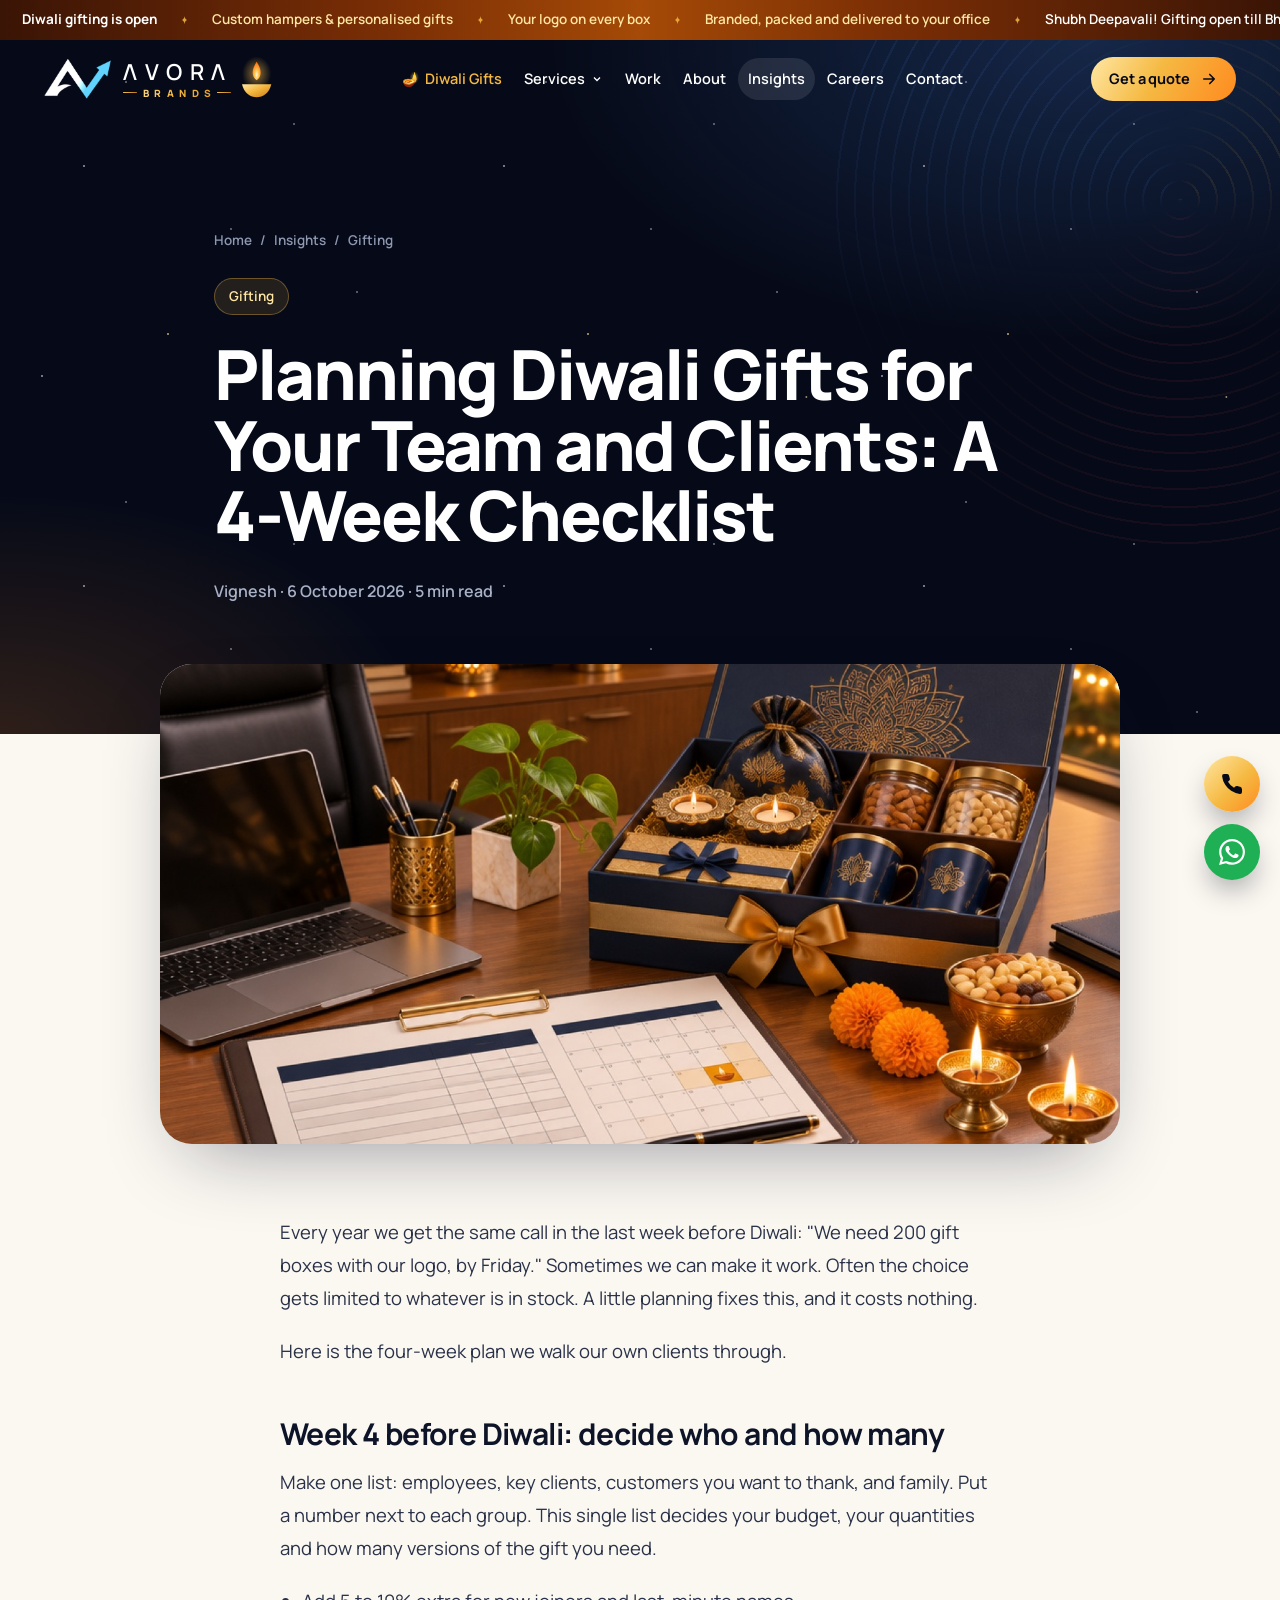
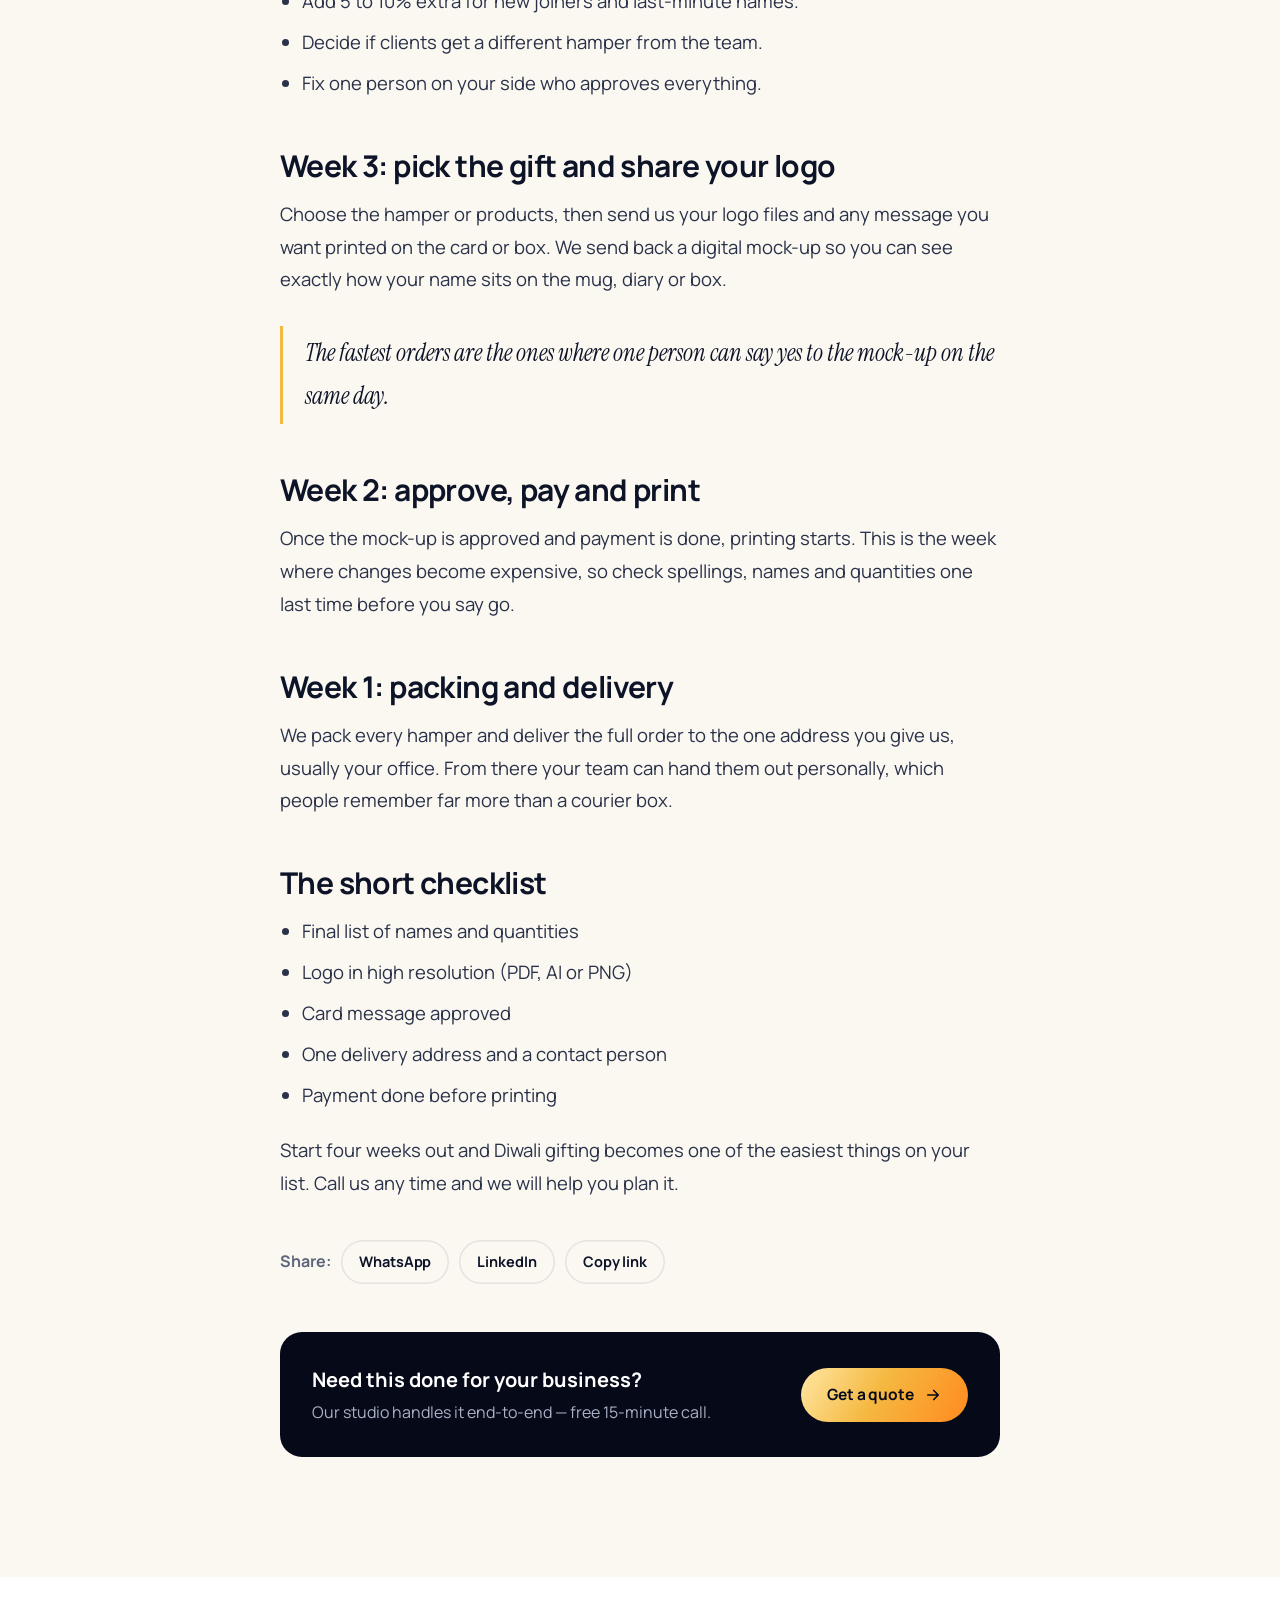
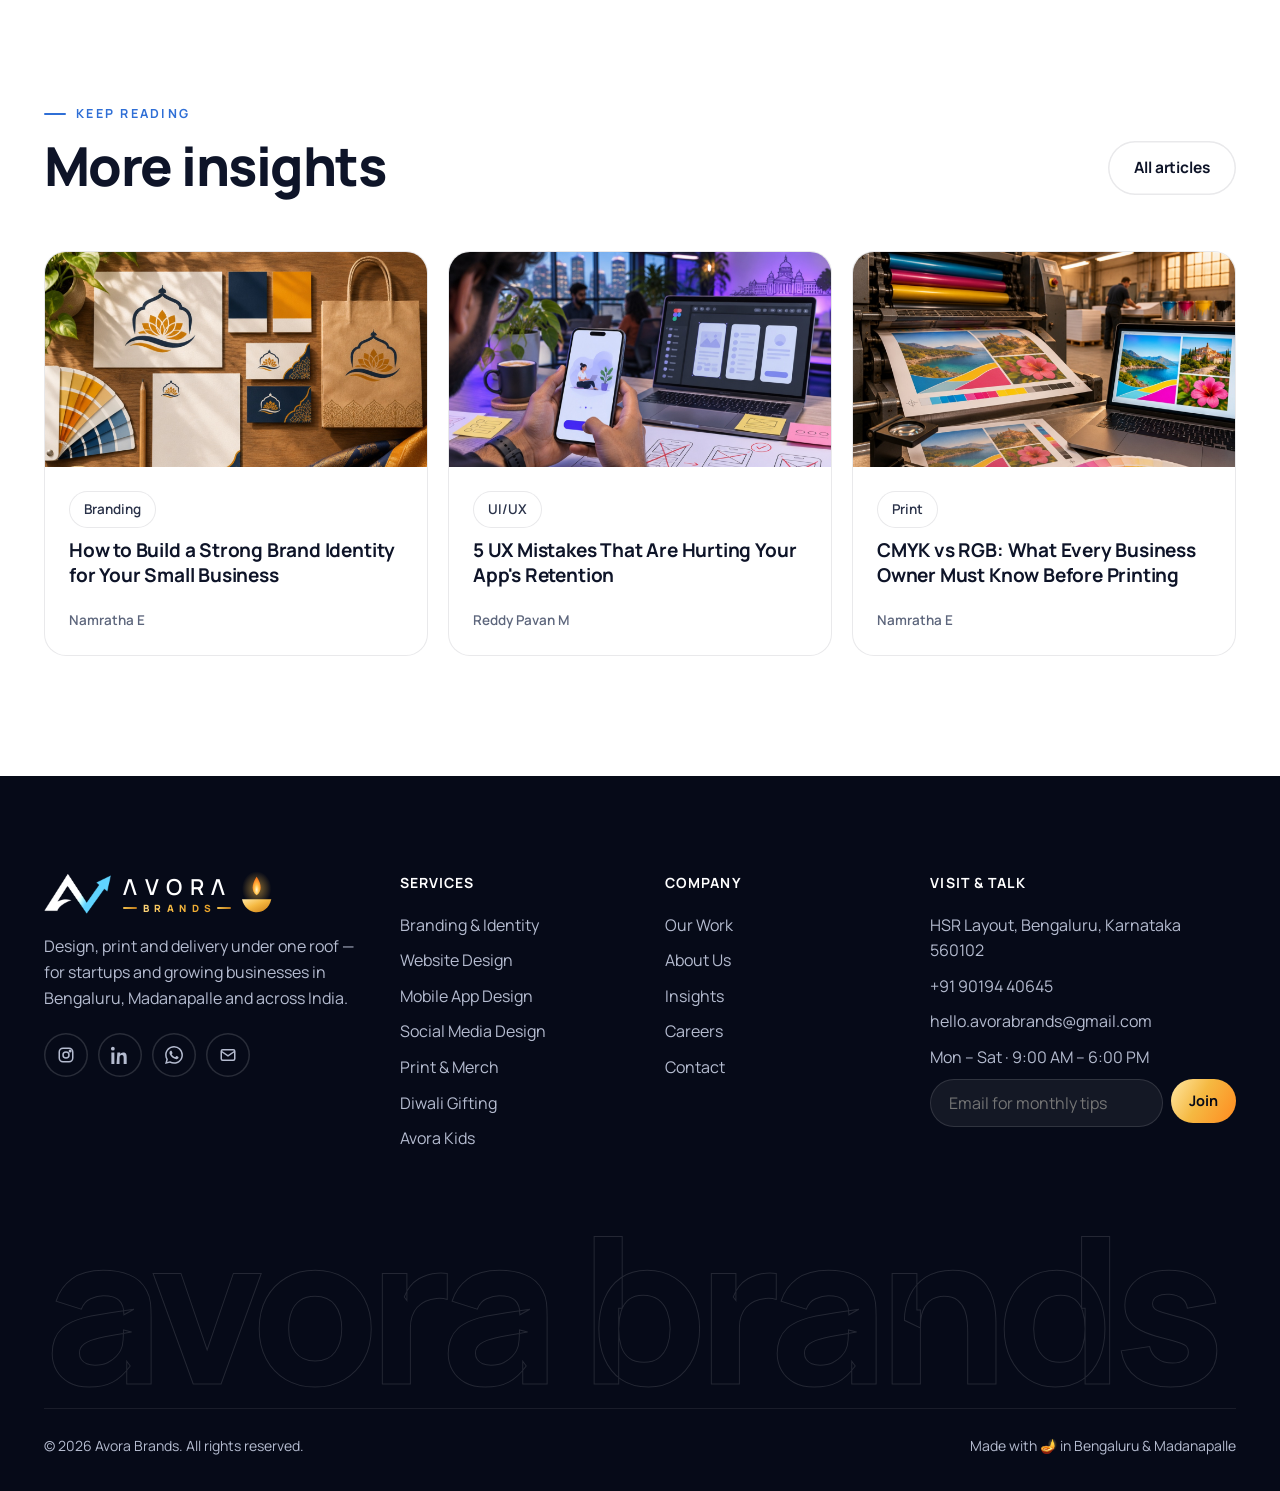
<file: post.html>
<!doctype html>
<html lang="en" class="no-js">
<head>
<meta charset="utf-8">
<meta name="viewport" content="width=device-width, initial-scale=1">
<title>Insights — Avora Brands</title>
<meta name="description" content="A guide from the Avora Brands studio.">
<meta name="theme-color" content="#060A18">
<link rel="icon" href="data:image/svg+xml,<svg xmlns='http://www.w3.org/2000/svg' viewBox='0 0 100 100'><text y='.9em' font-size='90'>🪔</text></svg>">
<link rel="preconnect" href="https://fonts.googleapis.com"><link rel="preconnect" href="https://fonts.gstatic.com" crossorigin>
<link href="https://fonts.googleapis.com/css2?family=Instrument+Serif:ital@0;1&family=Manrope:wght@400;500;600;700;800&display=swap" rel="stylesheet">
<link rel="stylesheet" href="assets/css/site.css">
<style>
  .progress{position:fixed;top:0;left:0;height:3px;width:0;background:linear-gradient(90deg,var(--gold),var(--marigold));z-index:70}
  .post-banner{border-radius:var(--radius-lg);overflow:hidden;margin:-70px auto 0;max-width:960px;position:relative;z-index:3;box-shadow:var(--shadow-lg);aspect-ratio:16/8;background:var(--bg-2)}
  .post-banner img{width:100%;height:100%;object-fit:cover}
  .prose blockquote.tip{font-family:var(--font);font-style:normal;font-size:17px;background:#fff;border:1px solid var(--line);border-left:3px solid var(--gold);border-radius:14px;padding:16px 20px}
  .prose blockquote.tip p{margin:0}
  .share{max-width:720px;margin:40px auto 0;display:flex;gap:10px;flex-wrap:wrap;align-items:center}
</style>
</head>
<body data-page="blog" class="dark-top">
<div class="progress" aria-hidden="true"></div>
<div data-header></div>
<main id="post"></main>
<div data-footer></div>
<script src="assets/js/data.js"></script>
<script src="assets/js/posts-content.js"></script>
<script>
  (() => {
    const id = new URLSearchParams(location.search).get('p');
    const i = Math.max(0, POSTS.findIndex(p => p.id === id)), p = POSTS[i], body = POST_BODIES[p.id];
    const more = POSTS.filter(x => x.id !== p.id).slice(0, 3);
    const fmt = d => new Date(d).toLocaleDateString('en-IN', { day: 'numeric', month: 'long', year: 'numeric' });
    document.title = `${p.title} — Avora Brands Insights`;
    document.querySelector('meta[name=description]').content = p.excerpt;
    const url = location.href;
    document.getElementById('post').innerHTML = `
    <section class="page-hero" style="padding-bottom:130px">
      <div class="stars"></div><div class="rangoli-bg"></div>
      <div class="container on-dark" style="max-width:900px">
        <nav class="crumbs" aria-label="Breadcrumb"><a href="index.html">Home</a><span>/</span><a href="blog.html">Insights</a><span>/</span><span>${p.cat}</span></nav>
        <span class="chip chip--gold reveal">${p.cat}</span>
        <h1 class="h1 mt-24" data-split>${p.title}</h1>
        <p class="mt-24 reveal" style="color:#A9B1C7;font-weight:600">${p.author} · ${fmt(p.date)} · ${body.read}</p>
      </div>
    </section>
    <div class="container"><div class="post-banner reveal-scale">${body.banner ? `<img src="${body.banner}" alt="">` : ''}</div></div>
    <article class="section" style="padding-top:72px"><div class="container">
      <div class="prose">${body.html}</div>
      <div class="share"><span class="muted" style="font-weight:700">Share:</span>
        <a class="btn btn--sm btn--ghost" target="_blank" rel="noopener" href="https://wa.me/?text=${encodeURIComponent(p.title + ' ' + url)}">WhatsApp</a>
        <a class="btn btn--sm btn--ghost" target="_blank" rel="noopener" href="https://www.linkedin.com/sharing/share-offsite/?url=${encodeURIComponent(url)}">LinkedIn</a>
        <button class="btn btn--sm btn--ghost" type="button" id="copy">Copy link</button></div>
      <div class="post-cta"><div><b style="font-size:20px">Need this done for your business?</b><p>Our studio handles it end-to-end — free 15-minute call.</p></div><a class="btn btn--gold" href="contact.html">Get a quote <i data-i="arrow"></i></a></div>
    </div></article>
    <section class="section section--white"><div class="container">
      <div class="sec-head"><div><span class="eyebrow">Keep reading</span><h2 class="h2 mt-8">More insights</h2></div><a class="btn btn--ghost" href="blog.html">All articles</a></div>
      <div class="grid g-3">${more.map(m => `<a class="post-card reveal" href="post.html?p=${m.id}"><div class="cover" style="padding:0"><img src="${m.img}" alt="" loading="lazy" style="width:100%;height:100%;object-fit:cover"></div><div class="body"><span class="chip" style="align-self:flex-start">${m.cat}</span><h3 class="h4">${m.title}</h3><div class="meta"><span>${m.author}</span></div></div></a>`).join('')}</div>
    </div></section>`;
  })();
</script>
<script src="assets/js/site.js"></script>
<script>
  const bar = document.querySelector('.progress');
  addEventListener('scroll', () => { const h = document.documentElement; bar.style.width = (h.scrollTop / (h.scrollHeight - innerHeight) * 100) + '%'; }, { passive: true });
  document.getElementById('copy')?.addEventListener('click', e => { navigator.clipboard?.writeText(location.href); e.target.textContent = 'Copied ✓'; });
</script>
</body>
</html>
</file>
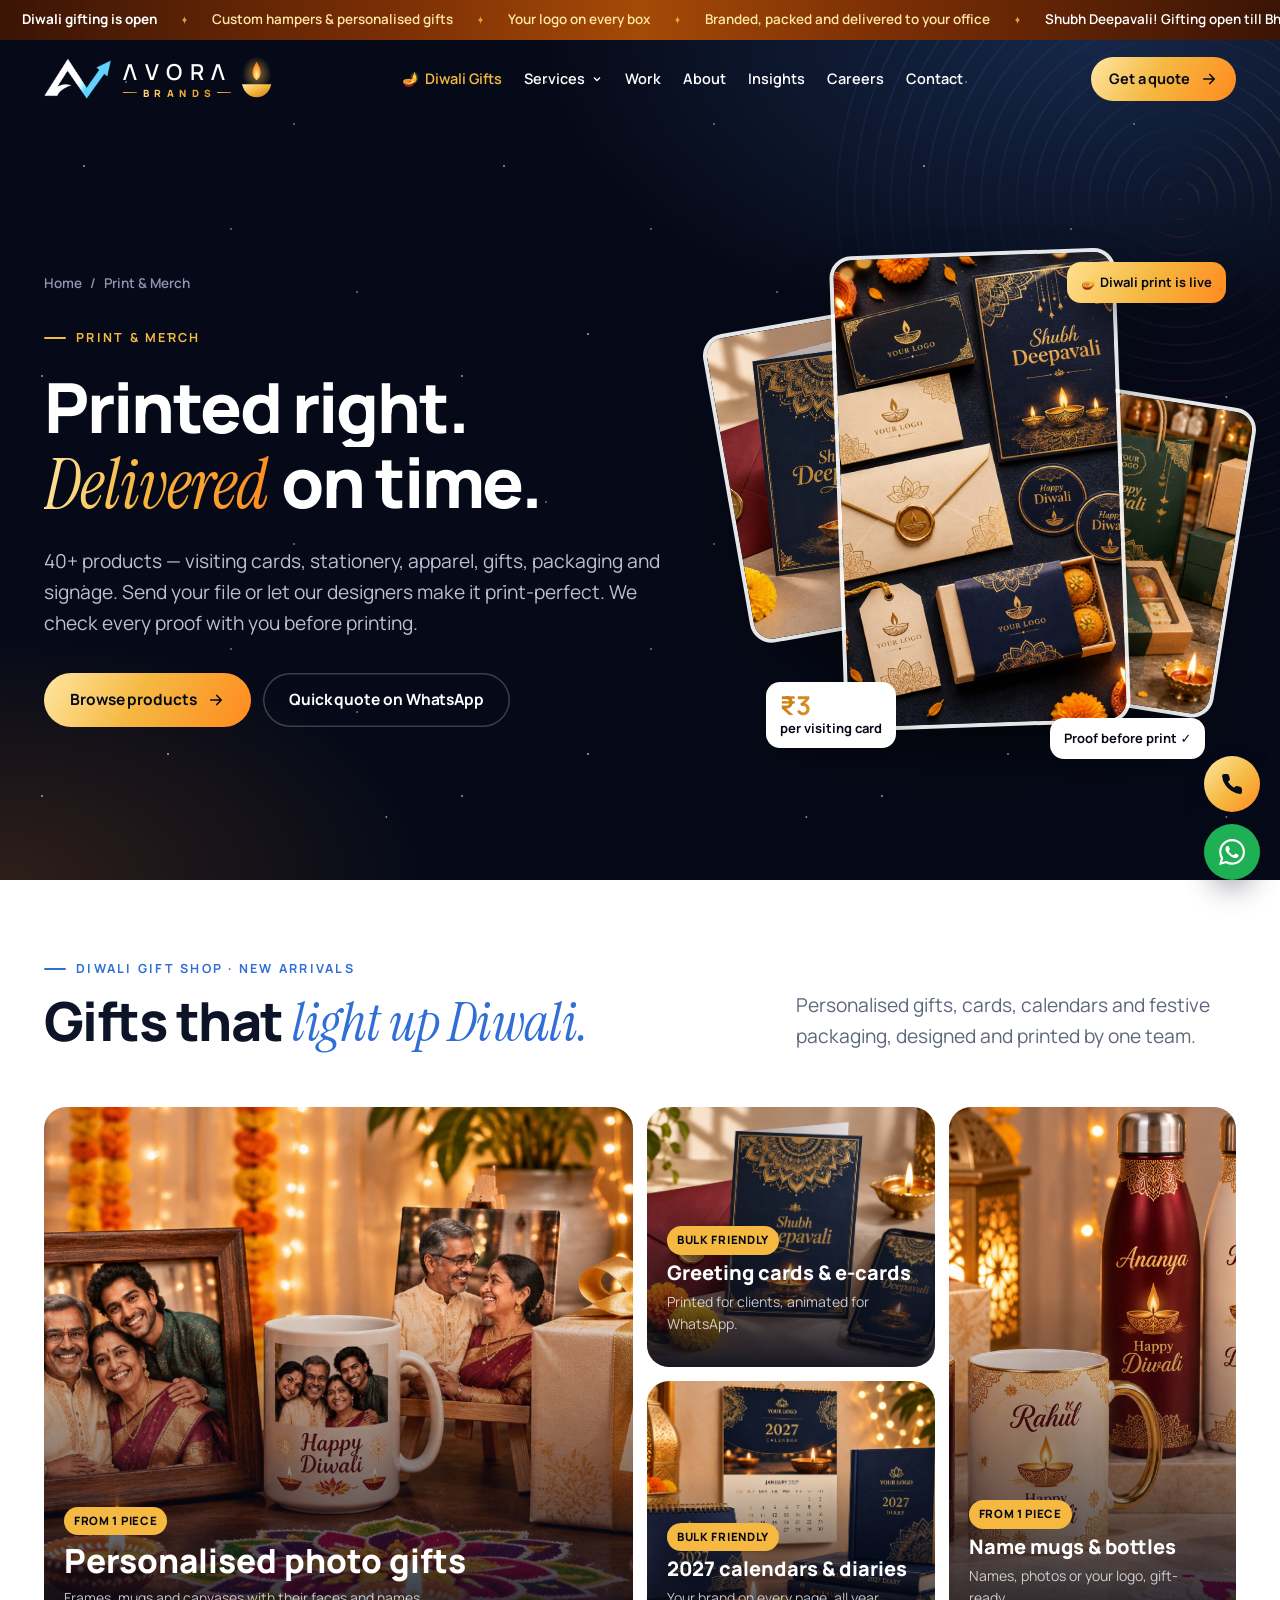
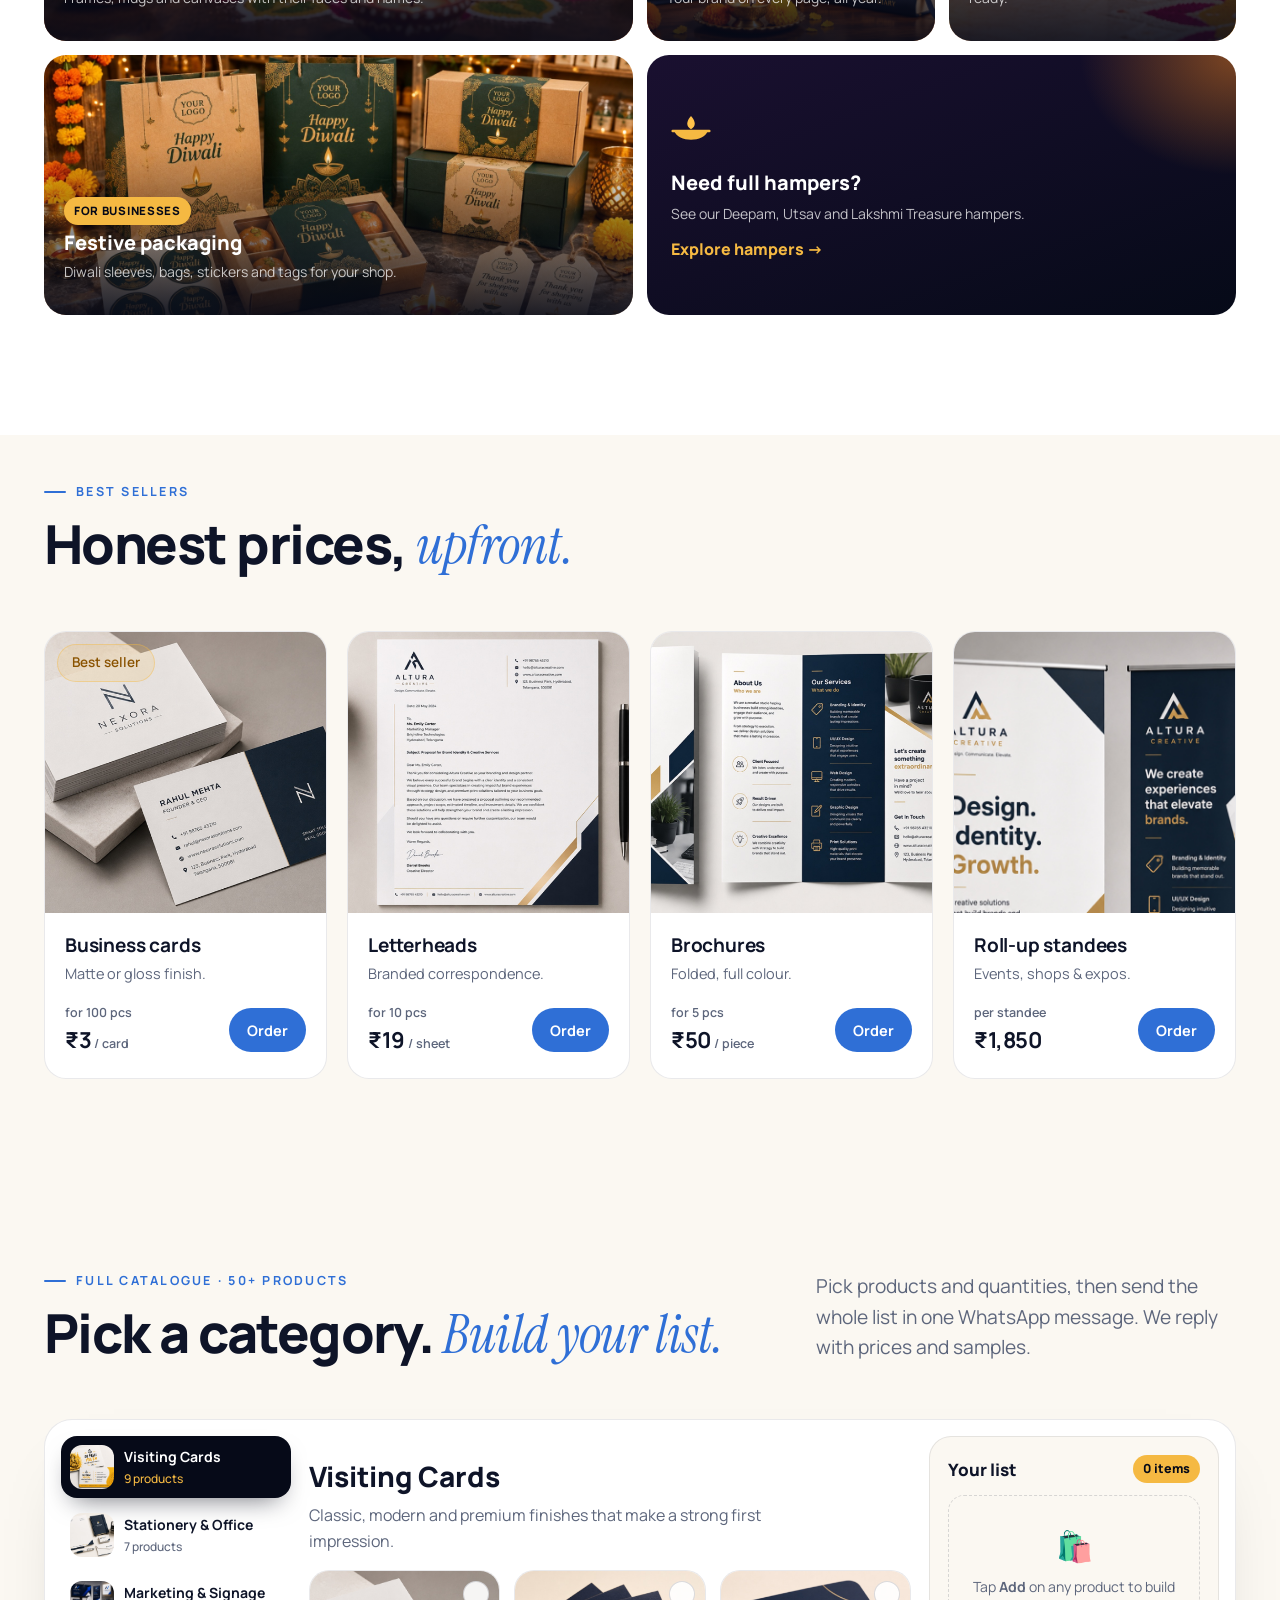
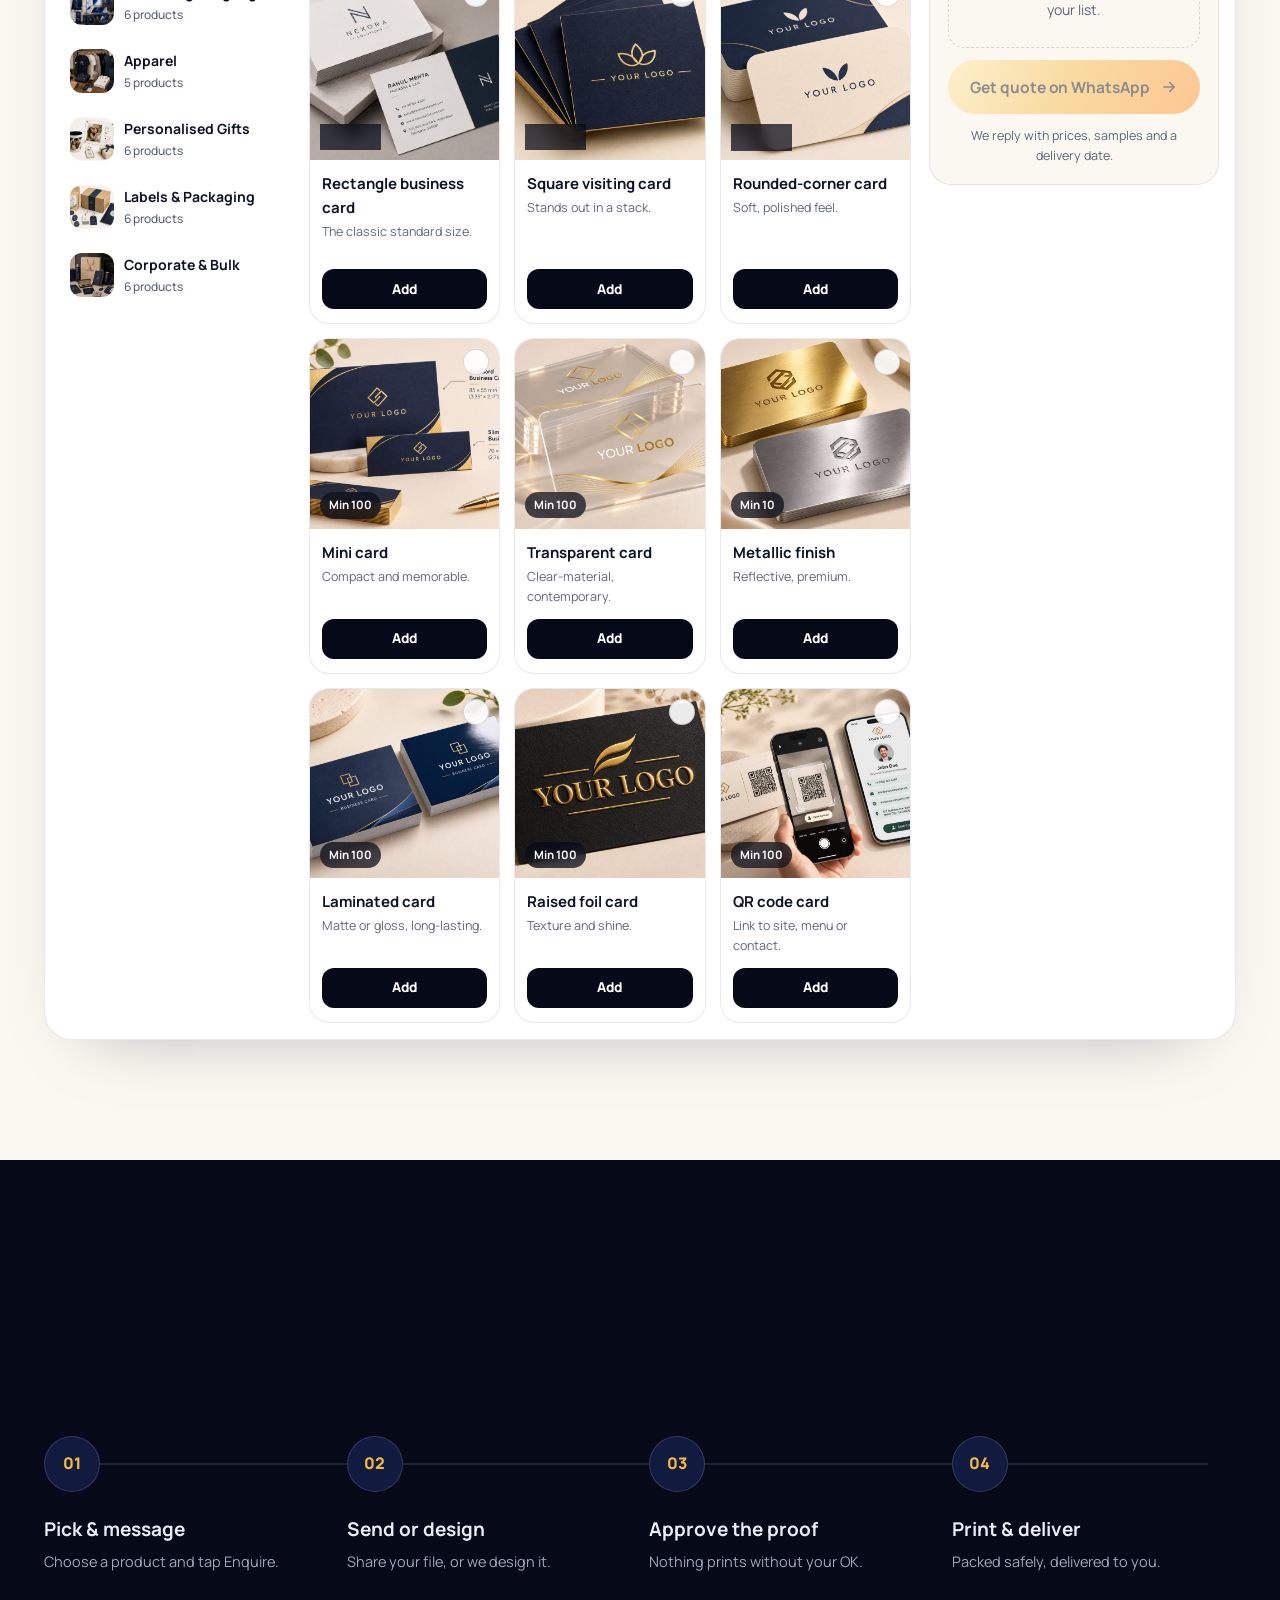
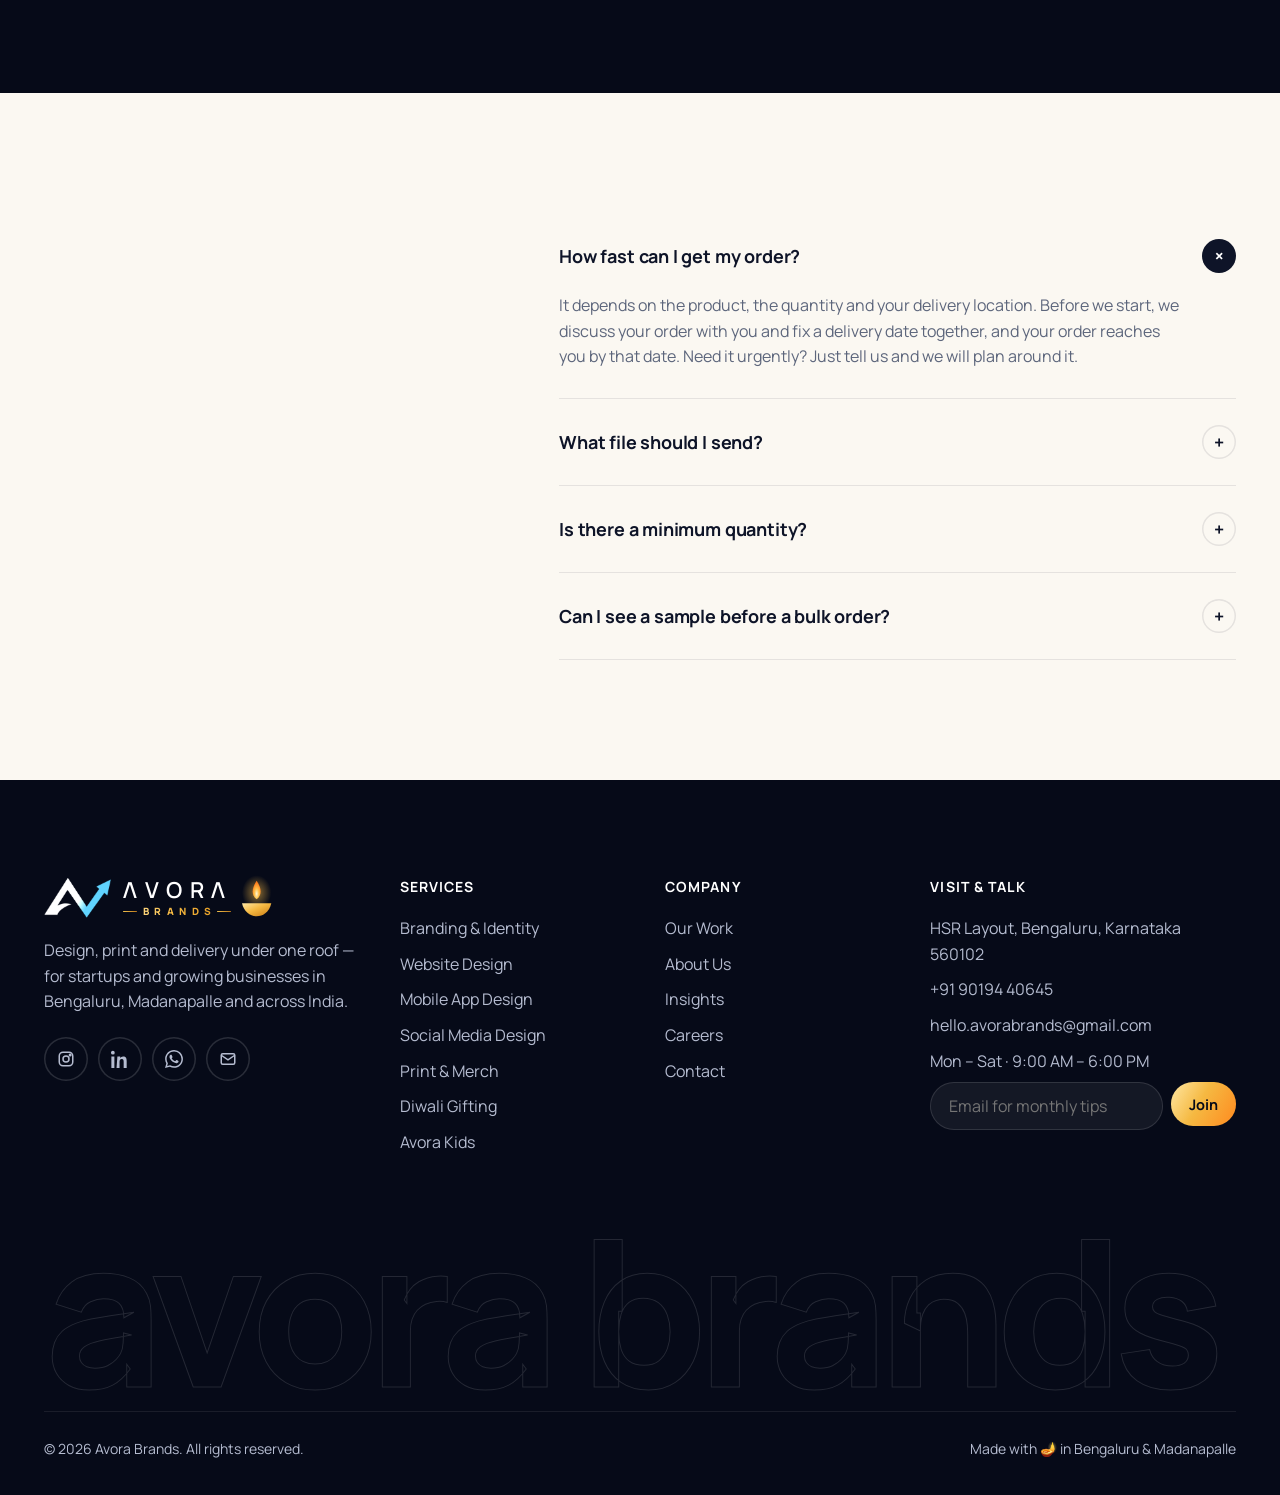
<file: print.html>
<!doctype html>
<html lang="en" class="no-js">
<head>
<meta charset="utf-8">
<meta name="viewport" content="width=device-width, initial-scale=1">
<title>Print & Merch — Visiting Cards, Apparel, Packaging | Avora Brands</title>
<meta name="description" content="Business cards from ₹3, letterheads, brochures, standees, custom apparel, gifts and packaging. Designed, printed and delivered by Avora Brands, Bengaluru.">
<meta property="og:image" content="images/img-business-cards.jpg">
<meta name="theme-color" content="#060A18">
<link rel="icon" href="data:image/svg+xml,<svg xmlns='http://www.w3.org/2000/svg' viewBox='0 0 100 100'><text y='.9em' font-size='90'>🪔</text></svg>">
<link rel="preconnect" href="https://fonts.googleapis.com"><link rel="preconnect" href="https://fonts.gstatic.com" crossorigin>
<link href="https://fonts.googleapis.com/css2?family=Instrument+Serif:ital@0;1&family=Manrope:wght@400;500;600;700;800&display=swap" rel="stylesheet">
<link rel="stylesheet" href="assets/css/site.css">
<style>
  .ph-cards{display:grid;grid-template-columns:repeat(2,1fr);gap:14px}
  .ph-cards a{position:relative;border-radius:20px;overflow:hidden;aspect-ratio:1/1;display:block}
  .ph-cards a:nth-child(1){grid-row:span 2;aspect-ratio:auto}
  .ph-cards img{width:100%;height:100%;object-fit:cover;transition:transform 1s var(--ease)}
  .ph-cards a:hover img{transform:scale(1.06)}
  .ph-cards span{position:absolute;left:12px;bottom:12px}
  .perks{display:grid;grid-template-columns:repeat(4,1fr);gap:0;background:#fff;border:1px solid var(--line);border-radius:var(--radius);overflow:hidden}
  .perks div{padding:22px 24px;border-left:1px solid var(--line);display:flex;gap:14px;align-items:center}
  .perks div:first-child{border-left:0}
  .perks .e{font-size:26px}
  .perks b{display:block;font-size:15px}.perks small{color:var(--muted);font-size:13.5px}
  @media (max-width:900px){.perks{grid-template-columns:1fr 1fr}.perks div:nth-child(3){border-left:0}.perks div:nth-child(n+3){border-top:1px solid var(--line)}}
  @media (max-width:520px){.perks{grid-template-columns:1fr}.perks div{border-left:0!important;border-top:1px solid var(--line)}.perks div:first-child{border-top:0}}
</style>
</head>
<body data-page="print" class="dark-top">
<div data-header></div>

<main>
  <section class="page-hero">
    <div class="stars"></div><div class="rangoli-bg"></div>
    <div class="container page-hero-split" style="align-items:center">
      <div class="on-dark">
        <nav class="crumbs" aria-label="Breadcrumb"><a href="index.html">Home</a><span>/</span><span>Print & Merch</span></nav>
        <span class="eyebrow reveal">Print & Merch</span>
        <h1 class="h1 mt-24" data-split>Printed right.<br><span class="serif gold-text">Delivered</span> on time.</h1>
        <p class="lead reveal" style="--d:.35s">40+ products — visiting cards, stationery, apparel, gifts, packaging and signage. Send your file or let our designers make it print-perfect. We check every proof with you before printing.</p>
        <div class="btn-row reveal" style="--d:.45s"><a class="btn btn--gold" href="#catalogue" data-magnetic>Browse products <i data-i="arrow"></i></a><a class="btn btn--ghost" href="#" data-wa-link="Hi Avora! I'd like a print quote. Product: ">Quick quote on WhatsApp</a></div>
      </div>
      <div class="pstack reveal-scale" style="--d:.2s">
        <a class="ps ps-b" href="#diwali-gifts"><img src="images/diwali-greeting-cards.jpg" alt="Diwali greeting cards and e-cards"></a>
        <a class="ps ps-c" href="#packaging"><img src="images/hamper-customers.jpg" alt="Diwali packaging, bags, sleeves and tags" loading="lazy"></a>
        <a class="ps ps-a" href="#cards"><img src="images/print-diwali-hero.jpg" alt="Diwali visiting cards, greeting card, stickers and tags"></a>
        <span class="ps-tag t1"><b>₹3</b>per visiting card</span>
        <span class="ps-tag t2">🪔 Diwali print is live</span>
        <span class="ps-tag t3">Proof before print ✓</span>
      </div>
    </div>
  </section>

  <section class="section section--white diwali-shop" id="festival-merch">
    <div class="container">
      <div class="sec-head"><div><span class="eyebrow reveal">Diwali gift shop · New arrivals</span><h2 class="h2 reveal">Gifts that <span class="serif blue-text">light up Diwali.</span></h2></div>
        <p class="lead reveal" style="max-width:440px">Personalised gifts, cards, calendars and festive packaging, designed and printed by one team.</p></div>
      <div class="gshop" id="diwali-gifts">
        <article class="gs g-big reveal" style="--d:0.00s">
          <img src="images/hamper-family.jpg" alt="Personalised photo gifts" loading="lazy">
          <div class="gs-in"><span class="gs-tag">From 1 piece</span><h3>Personalised photo gifts</h3><p>Frames, mugs and canvases with their faces and names.</p>
            <a class="btn btn--gold btn--sm" href="#" data-wa-link="Hi Avora! I'd like personalised Diwali photo gifts.">Order on WhatsApp <i data-i="arrow"></i></a></div>
        </article>
        <article class="gs  reveal" style="--d:0.05s">
          <img src="images/diwali-greeting-cards.jpg" alt="Greeting cards & e-cards" loading="lazy">
          <div class="gs-in"><span class="gs-tag">Bulk friendly</span><h3>Greeting cards & e-cards</h3><p>Printed for clients, animated for WhatsApp.</p>
            <a class="btn btn--gold btn--sm" href="#" data-wa-link="Hi Avora! I need Diwali greeting cards / e-cards.">Order on WhatsApp <i data-i="arrow"></i></a></div>
        </article>
        <article class="gs  reveal" style="--d:0.10s">
          <img src="images/diwali-mugs.jpg" alt="Name mugs & bottles" loading="lazy">
          <div class="gs-in"><span class="gs-tag">From 1 piece</span><h3>Name mugs & bottles</h3><p>Names, photos or your logo, gift-ready.</p>
            <a class="btn btn--gold btn--sm" href="#" data-wa-link="Hi Avora! I'd like personalised Diwali mugs / bottles.">Order on WhatsApp <i data-i="arrow"></i></a></div>
        </article>
        <article class="gs  reveal" style="--d:0.15s">
          <img src="images/diwali-calendars.jpg" alt="2027 calendars & diaries" loading="lazy">
          <div class="gs-in"><span class="gs-tag">Bulk friendly</span><h3>2027 calendars & diaries</h3><p>Your brand on every page, all year.</p>
            <a class="btn btn--gold btn--sm" href="#" data-wa-link="Hi Avora! I need branded 2027 calendars / diaries.">Order on WhatsApp <i data-i="arrow"></i></a></div>
        </article>
        <article class="gs g-wide reveal" style="--d:0.20s">
          <img src="images/hamper-customers.jpg" alt="Festive packaging" loading="lazy">
          <div class="gs-in"><span class="gs-tag">For businesses</span><h3>Festive packaging</h3><p>Diwali sleeves, bags, stickers and tags for your shop.</p>
            <a class="btn btn--gold btn--sm" href="#" data-wa-link="Hi Avora! I need Diwali packaging for my products.">Order on WhatsApp <i data-i="arrow"></i></a></div>
        </article>
        <a class="gs gs-cta reveal" href="diwali.html#hampers"><span class="gs-diya"><svg viewBox="0 0 48 40" width="40" height="34" fill="none"><path d="M24 2c6 7 6 12 0 16-6-4-6-9 0-16z" fill="#FFC24A"/><path d="M4 20c4 14 36 14 40 0z" fill="#F5B942"/><path d="M2 20h44" stroke="#F5B942" stroke-width="3" stroke-linecap="round"/></svg></span><h3>Need full hampers?</h3><p>See our Deepam, Utsav and Lakshmi Treasure hampers.</p><span class="gs-link">Explore hampers →</span></a>
      </div>
    </div>
  </section>



  <section class="section" style="padding-top:40px">
    <div class="container">
      <div class="sec-head"><div><span class="eyebrow reveal">Best sellers</span><h2 class="h2 reveal">Honest prices, <span class="serif blue-text">upfront.</span></h2></div></div>
      <div class="grid g-4">
        <div class="p-card reveal"><div class="media"><img src="images/img-business-cards.jpg" alt="Business cards" loading="lazy"><span class="chip chip--gold">Best seller</span></div><div class="body"><h3 class="h4">Business cards</h3><p>Matte or gloss finish.</p><div class="price"><span><small>for 100 pcs</small><b>₹3</b> <small style="display:inline">/ card</small></span><a class="btn btn--sm btn--blue" href="#" data-wa-link="Hi Avora! I'd like to order business cards (100 pcs).">Order</a></div></div></div>
        <div class="p-card reveal" style="--d:.06s"><div class="media"><img src="images/img-letterhead.jpg" alt="Letterheads" loading="lazy"></div><div class="body"><h3 class="h4">Letterheads</h3><p>Branded correspondence.</p><div class="price"><span><small>for 10 pcs</small><b>₹19</b> <small style="display:inline">/ sheet</small></span><a class="btn btn--sm btn--blue" href="#" data-wa-link="Hi Avora! I'd like to order letterheads.">Order</a></div></div></div>
        <div class="p-card reveal" style="--d:.12s"><div class="media"><img src="images/img-brochure.jpg" alt="Brochures" loading="lazy"></div><div class="body"><h3 class="h4">Brochures</h3><p>Folded, full colour.</p><div class="price"><span><small>for 5 pcs</small><b>₹50</b> <small style="display:inline">/ piece</small></span><a class="btn btn--sm btn--blue" href="#" data-wa-link="Hi Avora! I'd like to order brochures.">Order</a></div></div></div>
        <div class="p-card reveal" style="--d:.18s"><div class="media"><img src="images/img-standee.jpg" alt="Roll-up standee" loading="lazy"></div><div class="body"><h3 class="h4">Roll-up standees</h3><p>Events, shops & expos.</p><div class="price"><span><small>per standee</small><b>₹1,850</b></span><a class="btn btn--sm btn--blue" href="#" data-wa-link="Hi Avora! I'd like to order a roll-up standee.">Order</a></div></div></div>
      </div>
    </div>
  </section>




  <section class="section" id="catalogue" style="padding-top:56px">
    <div class="container">
      <div class="sec-head"><div><span class="eyebrow reveal">Full catalogue · 50+ products</span><h2 class="h2 reveal">Pick a category. <span class="serif blue-text">Build your list.</span></h2></div>
        <p class="lead reveal" style="max-width:420px">Pick products and quantities, then send the whole list in one WhatsApp message. We reply with prices and samples.</p></div>
      <div class="pstudio shop reveal">
        <nav class="ps-tabs" role="tablist" id="catNav" aria-label="Product categories"></nav>
        <div class="ps-panel" id="catPanel" role="tabpanel" aria-live="polite"></div>
        <aside class="ps-list" id="quoteList" aria-label="Your list"></aside>
      </div>
    </div>
  </section>

  <section class="section section--dark">
    <div class="container">
      <div class="sec-head"><div><span class="eyebrow reveal">How print orders work</span><h2 class="h2 reveal">Four steps to <span class="serif gold-text">perfect prints.</span></h2></div></div>
      <div class="process process--4"><div class="bar"></div>
        <div class="step"><div class="n" style="--d:.1s">01</div><h4>Pick & message</h4><p>Choose a product and tap Enquire.</p></div>
        <div class="step"><div class="n" style="--d:.4s">02</div><h4>Send or design</h4><p>Share your file, or we design it.</p></div>
        <div class="step"><div class="n" style="--d:.7s">03</div><h4>Approve the proof</h4><p>Nothing prints without your OK.</p></div>
        <div class="step"><div class="n" style="--d:1s">04</div><h4>Print & deliver</h4><p>Packed safely, delivered to you.</p></div>
      </div>
    </div>
  </section>

  <section class="section">
    <div class="container faq-wrap">
      <div><span class="eyebrow reveal">Print FAQ</span><h2 class="h2 mt-16 reveal">Print, <span class="serif blue-text">explained.</span></h2>
        <p class="lead mt-16 reveal">New to printing? Read our guide: <a class="link-arrow" href="post.html?p=cmyk-vs-rgb">CMYK vs RGB <i data-i="arrow"></i></a></p></div>
      <div class="faq reveal">
        <details open><summary>How fast can I get my order?<span class="pm">+</span></summary><div class="ans">It depends on the product, the quantity and your delivery location. Before we start, we discuss your order with you and fix a delivery date together, and your order reaches you by that date. Need it urgently? Just tell us and we will plan around it.</div></details>
        <details><summary>What file should I send?<span class="pm">+</span></summary><div class="ans">A print-ready PDF in CMYK at 300 DPI with 3 mm bleed is ideal. Don't worry if you don't have one — we check and fix files for free.</div></details>
        <details><summary>Is there a minimum quantity?<span class="pm">+</span></summary><div class="ans">It depends on the product: visiting cards start at 100, personalised gifts at 1 piece. Bulk orders get better per-unit pricing.</div></details>
        <details><summary>Can I see a sample before a bulk order?<span class="pm">+</span></summary><div class="ans">Ask us when you enquire — for many products we can share a sample or a physical proof before the full run.</div></details>
      </div>
    </div>
  </section>
</main>

<div data-footer></div>
<script src="assets/js/data.js"></script>
<script>
  const IM = 'images/';
  const CATALOGUE = [
    { id: 'cards', name: 'Visiting Cards', cover: 'promo-visiting-cards-2.jpg', blurb: 'Classic, modern and premium finishes that make a strong first impression.', items: [
      ['Rectangle business card', 'The classic standard size.'], ['Square visiting card', 'Stands out in a stack.'], ['Rounded-corner card', 'Soft, polished feel.'], ['Mini card', 'Compact and memorable.'], ['Transparent card', 'Clear-material, contemporary.'], ['Metallic finish', 'Reflective, premium.'], ['Laminated card', 'Matte or gloss, long-lasting.'], ['Raised foil card', 'Texture and shine.'], ['QR code card', 'Link to site, menu or contact.']] },
    { id: 'stationery', name: 'Stationery & Office', cover: 'cat-stationery.webp', blurb: 'Everything your office needs, with your brand on it.', items: [
      ['Letterheads', 'Professional correspondence.'], ['Envelopes', 'Standard & custom sizes.'], ['Booklets & brochures', 'Folded and bound.'], ['Certificates', 'Awards, courses, recognition.'], ['Rubber stamps', 'Seals, signatures, details.'], ['ID cards & lanyards', 'Staff, student, event.'], ['Pocket notepads', 'Compact, branded.']] },
    { id: 'marketing', name: 'Marketing & Signage', cover: 'pop-marketing-signs.jpg', blurb: 'Flyers to flex — everything that gets you noticed.', items: [
      ['Flyers & leaflets', 'Promotions and menus.'], ['Posters', 'Shops, events, campaigns.'], ['Roll-up standees', 'From ₹1,850.'], ['Flex banners', 'Indoor & outdoor.'], ['Shop signage', 'Boards and displays.'], ['Event backdrops', 'Stages & photo walls.']] },
    { id: 'apparel', name: 'Apparel', cover: 'cat-apparel.jpg', blurb: 'Custom-printed wear for teams, events and brands.', items: [
      ['Round-neck T-shirts', 'Everyday T-shirts with your print.'], ['Polo T-shirts', 'Smart team & corporate wear.'], ['Sweatshirts & hoodies', 'Printed or embroidered.'], ['Tote bags', 'Reusable, branded.'], ['Custom caps', 'Printed or embroidered.']] },
    { id: 'gifts', name: 'Personalised Gifts', cover: 'cat-gifts.webp', blurb: 'Thoughtful, personalised gifts for every occasion — including Diwali.', items: [
      ['Photo prints', 'Sharp and ready to display.'], ['Photo frames', 'Range of styles.'], ['Photo mugs', 'Photo, name or message.'], ['Canvas prints', 'Gallery-style.'], ['Calendars & diaries', 'For the year ahead.'], ['Magnets', 'Gifting & promotions.']] },
    { id: 'packaging', name: 'Labels & Packaging', cover: 'cat-labels.webp', blurb: 'Labels, stickers and boxes that finish your product.', items: [
      ['Custom labels', 'Cut to your shape.'], ['Circle labels', 'Jars, boxes, seals.'], ['Custom stickers', 'Logo or artwork.'], ['Tissue paper', 'Branded wrapping.'], ['Packaging boxes', 'Built around your product.'], ['Kraft paper bags', 'Eco-friendly, printed.']] },
    { id: 'bulk', name: 'Corporate & Bulk', cover: 'cat-corporate-gifts.jpg', blurb: 'Larger quantities for teams, events and festive gifting.', items: [
      ['Bulk T-shirts', 'Team & event quantities.'], ['Bulk business cards', 'Whole teams & branches.'], ['Corporate gift sets', 'Clients, staff, events.'], ['Awards & trophies', 'Recognition events.'], ['Onboarding kits', 'Welcome new joiners.'], ['Diwali hampers', 'See the Diwali collection →']] }
  ];
const PIX = {'Rectangle business card': 'img-business-cards.jpg', 'Square visiting card': 'pc-square-card.jpg', 'Rounded-corner card': 'pc-rounded-card.jpg', 'Mini card': 'pc-mini-card.jpg', 'Transparent card': 'pc-transparent-card.jpg', 'Metallic finish': 'pc-metallic-card.jpg', 'Laminated card': 'pc-laminated-card.jpg', 'Raised foil card': 'pc-foil-card.jpg', 'QR code card': 'pc-qr-card.jpg', 'Letterheads': 'img-letterhead.jpg', 'Envelopes': 'pc-envelopes.jpg', 'Booklets & brochures': 'img-brochure.jpg', 'Certificates': 'pc-certificate.jpg', 'Rubber stamps': 'stationery-stamps.webp', 'ID cards & lanyards': 'pc-id-cards.jpg', 'Pocket notepads': 'pc-notepads.jpg', 'Flyers & leaflets': 'pc-flyers.jpg', 'Posters': 'pc-posters.jpg', 'Roll-up standees': 'img-standee.jpg', 'Flex banners': 'pc-flex-banner.jpg', 'Shop signage': 'cat-signage.jpg', 'Event backdrops': 'cat-events.jpg', 'Round-neck T-shirts': 'ganesh-tshirt.webp', 'Polo T-shirts': 'polo-ganapati-1.webp', 'Sweatshirts & hoodies': 'pc-hoodies.jpg', 'Tote bags': 'pc-totes.jpg', 'Custom caps': 'pc-caps.jpg', 'Photo prints': 'pc-photo-prints.jpg', 'Photo frames': 'pop-photo-gifts.jpg', 'Photo mugs': 'diwali-mugs.jpg', 'Canvas prints': 'pc-canvas.jpg', 'Calendars & diaries': 'diwali-calendars.jpg', 'Magnets': 'pc-magnets.jpg', 'Custom labels': 'cat-labels.webp', 'Circle labels': 'pc-circle-labels.jpg', 'Custom stickers': 'cat-stickers.jpg', 'Tissue paper': 'pc-tissue.jpg', 'Packaging boxes': 'cat-packaging.jpg', 'Kraft paper bags': 'pc-kraft-bags.jpg', 'Bulk T-shirts': 'promo-team-apparel.webp', 'Bulk business cards': 'visiting-cards.webp', 'Corporate gift sets': 'cat-corporate-gifts.jpg', 'Awards & trophies': 'disc-awards-trophies.jpg', 'Onboarding kits': 'disc-corporate-gifts.jpg', 'Diwali hampers': 'hamper-clients.jpg'};
const PRICE = {"Rectangle business card": [3, "card", 100, 100], "Square visiting card": [3.5, "card", 100, 100], "Rounded-corner card": [3.5, "card", 100, 100], "Mini card": [2.5, "card", 100, 100], "Transparent card": [12, "card", 100, 50], "Metallic finish": [120, "card", 10, 10], "Laminated card": [3.5, "card", 100, 100], "Raised foil card": [8, "card", 100, 100], "QR code card": [3, "card", 100, 100], "Letterheads": [19, "sheet", 10, 10], "Envelopes": [10, "envelope", 50, 50], "Booklets & brochures": [50, "piece", 5, 5], "Certificates": [35, "certificate", 10, 10], "Rubber stamps": [299, "stamp", 1, 1], "ID cards & lanyards": [65, "set", 10, 10], "Pocket notepads": [49, "pad", 25, 25], "Flyers & leaflets": [3, "flyer", 100, 100], "Posters": [49, "poster", 10, 10], "Roll-up standees": [1850, "standee", 1, 1], "Flex banners": [15, "sq ft", 20, 10], "Shop signage": [299, "sq ft", 6, 1], "Event backdrops": [20, "sq ft", 50, 10], "Round-neck T-shirts": [299, "piece", 10, 5], "Polo T-shirts": [399, "piece", 10, 5], "Sweatshirts & hoodies": [799, "piece", 10, 5], "Tote bags": [129, "bag", 25, 25], "Custom caps": [169, "cap", 10, 10], "Photo prints": [12, "print", 10, 10], "Photo frames": [349, "frame", 1, 1], "Photo mugs": [249, "mug", 1, 1], "Canvas prints": [849, "canvas", 1, 1], "Calendars & diaries": [199, "piece", 10, 10], "Magnets": [119, "magnet", 1, 1], "Custom labels": [2, "label", 100, 100], "Circle labels": [1.5, "label", 100, 100], "Custom stickers": [2.5, "sticker", 100, 100], "Tissue paper": [10, "sheet", 100, 100], "Packaging boxes": [35, "box", 100, 50], "Kraft paper bags": [20, "bag", 100, 50], "Bulk T-shirts": [249, "piece", 50, 10], "Bulk business cards": [2, "card", 1000, 500], "Corporate gift sets": [1199, "set", 10, 5], "Awards & trophies": [499, "piece", 5, 1], "Onboarding kits": [999, "kit", 10, 5]};
  /* ---------- product shop: rail + cards + live list (no prices shown) ---------- */
  const picked = new Map(); // "Cat::Product" -> qty
  const nav = document.getElementById('catNav'), panel = document.getElementById('catPanel'), list = document.getElementById('quoteList');
  const nameOf = k => k.split('::')[1];
  const rule = n => PRICE[n] || [0, 'piece', 1, 1];
  const unitTxt = (n, q) => { const u = rule(n)[1]; return q === 1 ? u : (u.endsWith('s') || u.includes(' ') ? u : u + 's'); };
  nav.innerHTML = CATALOGUE.map(c => `<button role="tab" data-cat="${c.id}" aria-selected="false"><img src="${IM + c.cover}" alt=""><span><b>${c.name}</b><small>${c.items.length} products</small></span></button>`).join('');

  const renderList = () => {
    const items = [...picked], n = items.length;
    const msg = 'Hi Avora! Please share a quote for:\n' + items.map(([k, q]) => `• ${nameOf(k)} (${k.split('::')[0]}) × ${q.toLocaleString('en-IN')}`).join('\n') + '\nDelivery location: ';
    list.innerHTML = `
      <div class="ql-head"><b>Your list</b><span>${n} item${n === 1 ? '' : 's'}</span></div>
      ${n ? `<ul class="ql-items">${items.map(([k, q]) => `<li data-k="${k}"><img src="${IM + (PIX[nameOf(k)] || '')}" alt=""><div><b>${nameOf(k)}</b><small>${q.toLocaleString('en-IN')} ${unitTxt(nameOf(k), q)}</small></div><button type="button" class="ql-x" aria-label="Remove ${nameOf(k)}">×</button></li>`).join('')}</ul>`
          : `<div class="ql-empty"><span>🛍️</span><p>Tap <b>Add</b> on any product to build your list.</p></div>`}
      <a class="btn btn--gold ql-cta ${n ? '' : 'is-off'}" ${n ? `href="${wa(msg)}" target="_blank" rel="noopener"` : 'aria-disabled="true"'}>Get quote on WhatsApp <i data-i="arrow"></i></a>
      <p class="ql-note">We reply with prices, samples and a delivery date.</p>
      ${n ? '<button type="button" class="ql-clear">Clear list</button>' : ''}`;
    document.querySelector('.ps-mbar')?.remove();
    if (n) document.body.insertAdjacentHTML('beforeend', `<a class="ps-mbar" href="#quoteList"><b>${n}</b> item${n === 1 ? '' : 's'} in your list <span>View →</span></a>`);
    if (window.renderIcons) renderIcons(list);
  };
  const ctrl = k => {
    const q = picked.get(k), r = rule(nameOf(k));
    return q ? `<div class="pc-qty"><button type="button" data-act="dec" aria-label="Less">−</button><input type="number" inputmode="numeric" min="${r[2]}" step="${r[3]}" value="${q}" aria-label="Quantity"><button type="button" data-act="inc" aria-label="More">+</button></div>`
             : `<button type="button" class="pc-addbtn" data-act="add">Add</button>`;
  };
  const card = (c, n, d) => {
    const k = c.name + '::' + n, r = rule(n), img = IM + (PIX[n] || c.cover);
    if (n === 'Diwali hampers') return `<a class="pc pc-link" href="diwali.html"><div class="pc-img"><img src="${img}" alt="${n}" loading="lazy"><span class="pc-flag">🪔 Diwali</span></div><div class="pc-body"><b>${n}</b><small>${d}</small><span class="pc-go">See hampers →</span></div></a>`;
    return `<div class="pc ${picked.has(k) ? 'on' : ''}" data-k="${k}"><div class="pc-img" data-act="toggle"><img src="${img}" alt="${n}" loading="lazy"><span class="pc-min">Min ${r[2].toLocaleString('en-IN')}</span><span class="pc-check" aria-hidden="true"></span></div>
      <div class="pc-body"><b>${n}</b><small>${d}</small><div class="pc-ctrl">${ctrl(k)}</div></div></div>`;
  };
  const refreshCard = k => { const el = panel.querySelector(`.pc[data-k="${CSS.escape(k)}"]`); if (el) { el.classList.toggle('on', picked.has(k)); el.querySelector('.pc-ctrl').innerHTML = ctrl(k); } renderList(); };
  const show = (id, push) => {
    const c = CATALOGUE.find(x => x.id === id) || CATALOGUE[0];
    nav.querySelectorAll('button').forEach(t => t.setAttribute('aria-selected', t.dataset.cat === c.id));
    panel.innerHTML = `<div class="ps-head"><h3>${c.name}</h3><p>${c.blurb}</p></div><div class="pc-grid">${c.items.map(([n, d]) => card(c, n, d)).join('')}</div>`;
    panel.classList.remove('swap'); void panel.offsetWidth; panel.classList.add('swap');
    if (push) history.replaceState(null, '', '#' + c.id);
  };
  nav.addEventListener('click', e => { const t = e.target.closest('button'); if (t) show(t.dataset.cat, true); });
  panel.addEventListener('click', e => {
    const el = e.target.closest('.pc[data-k]'), act = e.target.closest('[data-act]');
    if (!el || !act) return;
    const k = el.dataset.k, r = rule(nameOf(k)), q = picked.get(k), a = act.dataset.act;
    if (a === 'add' || (a === 'toggle' && !q)) picked.set(k, r[2]);
    else if (a === 'toggle') picked.delete(k);
    else if (a === 'inc') picked.set(k, q + r[3]);
    else if (a === 'dec') { const nq = q - r[3]; nq < r[2] ? picked.delete(k) : picked.set(k, nq); }
    refreshCard(k);
  });
  panel.addEventListener('change', e => {
    const inp = e.target.closest('.pc-qty input'); if (!inp) return;
    const k = inp.closest('.pc').dataset.k, r = rule(nameOf(k));
    picked.set(k, Math.max(r[2], Math.round(+inp.value || r[2]))); refreshCard(k);
  });
  list.addEventListener('click', e => {
    const x = e.target.closest('.ql-x'); if (x) { const k = x.closest('li').dataset.k; picked.delete(k); refreshCard(k); return; }
    if (e.target.closest('.ql-clear')) { const ks = [...picked.keys()]; picked.clear(); ks.forEach(refreshCard); renderList(); }
  });
  const fromHash = () => { const raw = location.hash.slice(1), h = ({ signage: 'marketing', labels: 'packaging' })[raw] || raw; if (CATALOGUE.some(c => c.id === h)) { show(h); document.getElementById('catalogue').scrollIntoView({ behavior: 'smooth' }); return true; } };
  addEventListener('hashchange', fromHash);
  if (!fromHash()) show(CATALOGUE[0].id);
  renderList();
</script>
<script src="assets/js/site.js"></script>

<script>
  /* gift cards: button hidden until hover, or until the card is tapped on touch screens */
  document.querySelectorAll('.gshop > .gs:not(.gs-cta)').forEach(c => c.addEventListener('click', e => {
    if (e.target.closest('a')) return;
    const open = !c.classList.contains('open');
    document.querySelectorAll('.gshop > .gs.open').forEach(x => x.classList.remove('open'));
    c.classList.toggle('open', open);
  }));
</script>
</body>
</html>
</file>
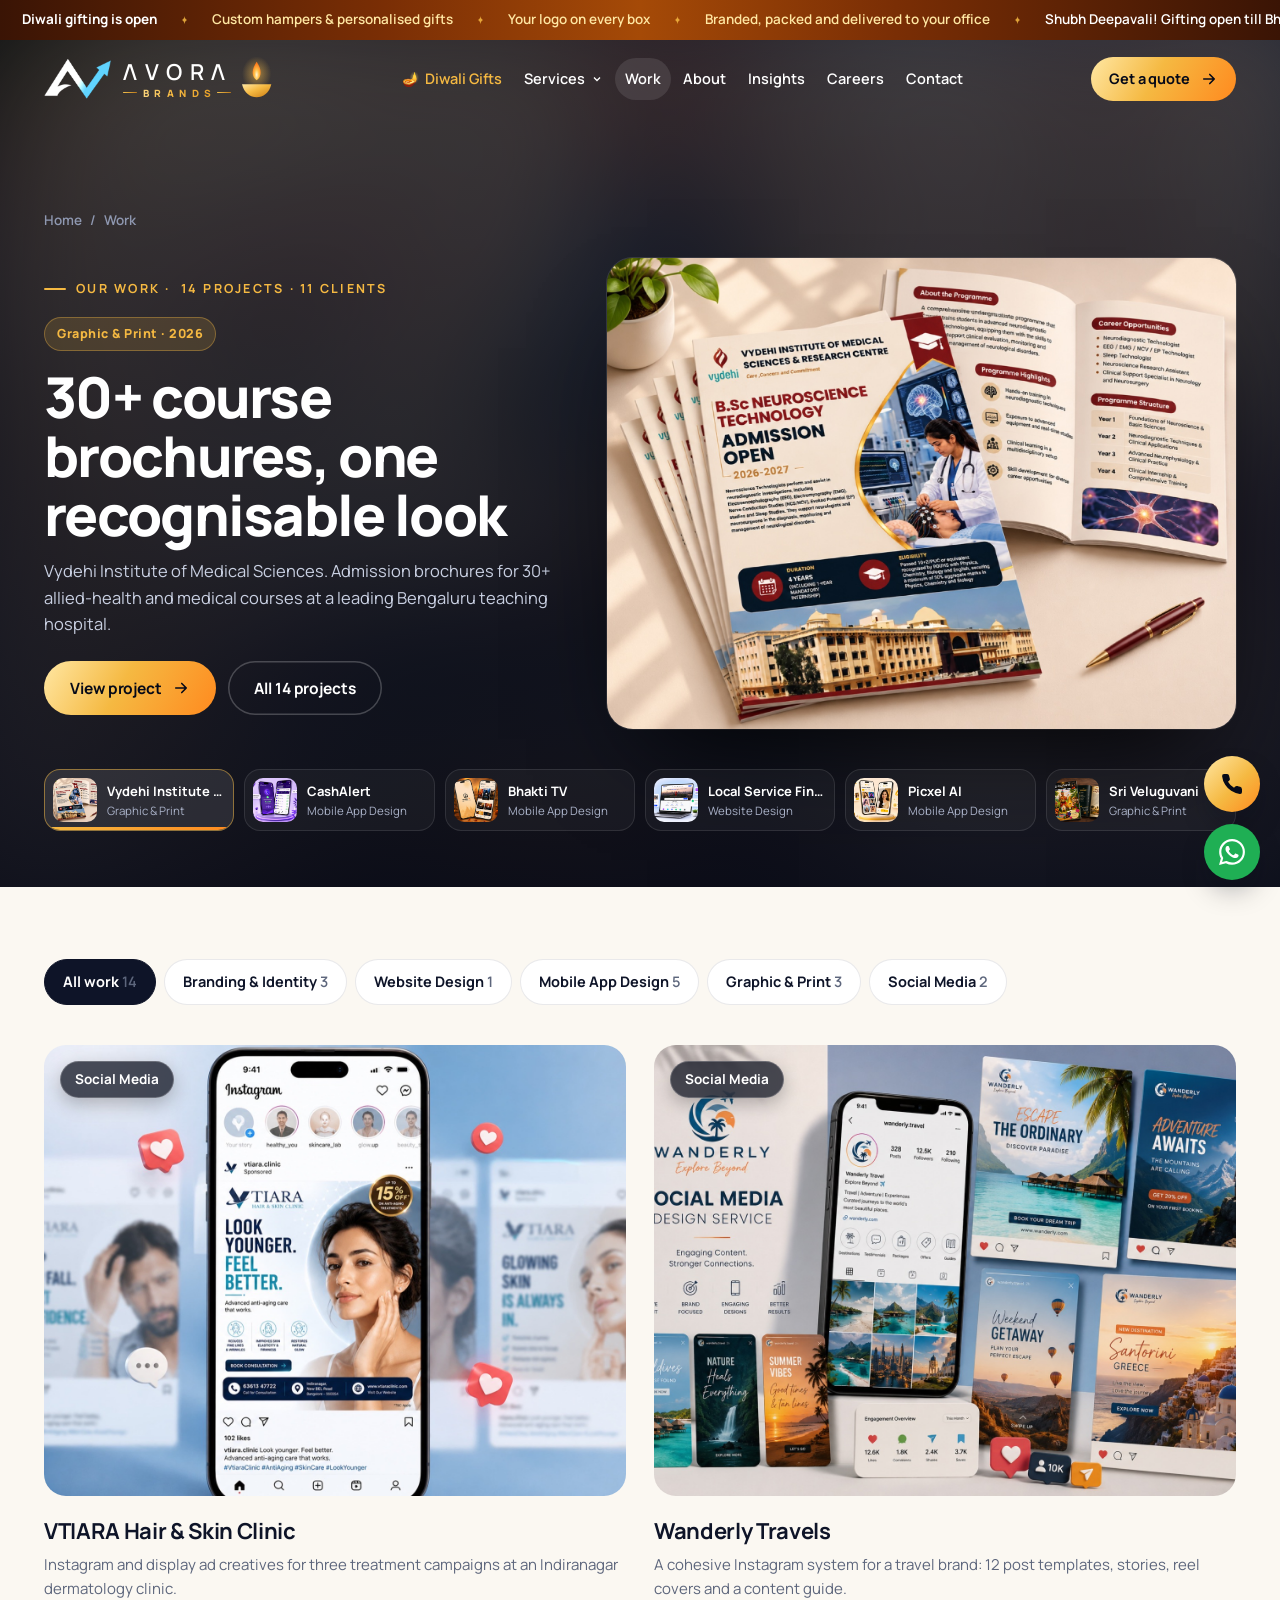
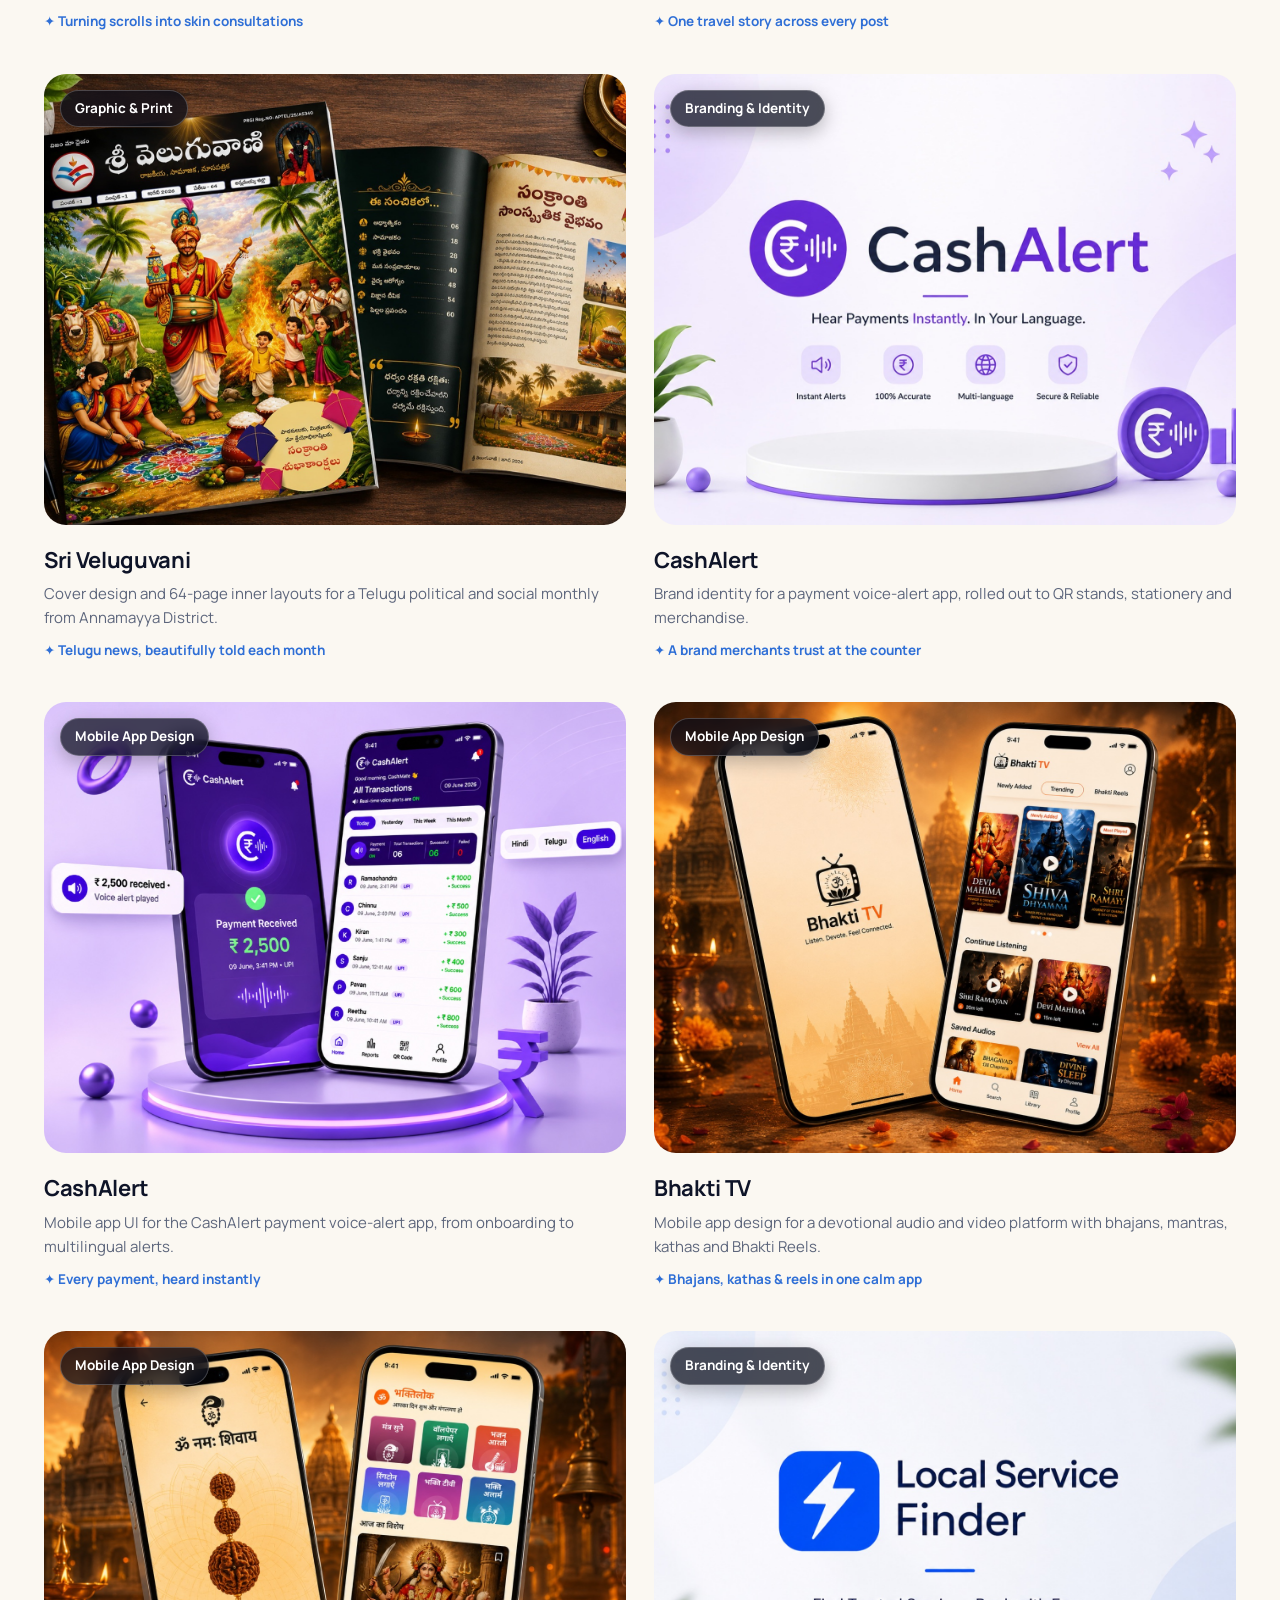
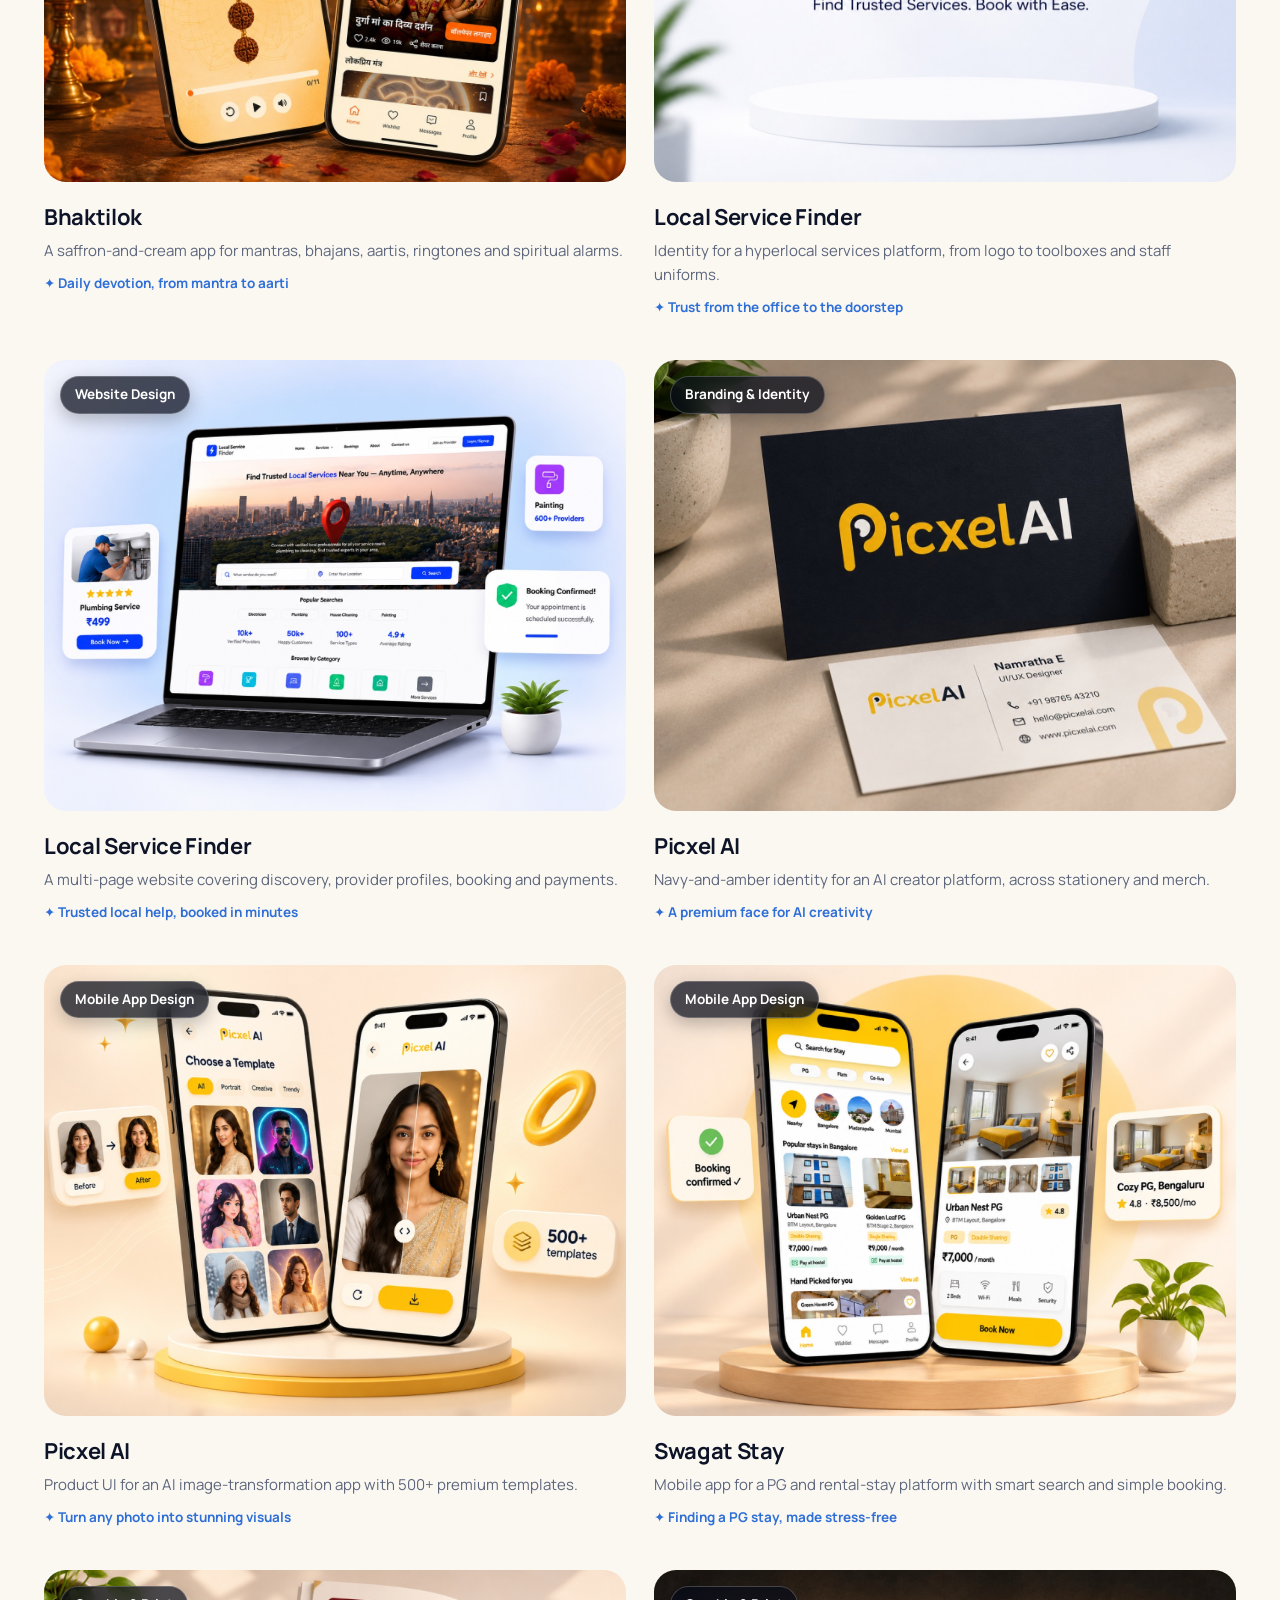
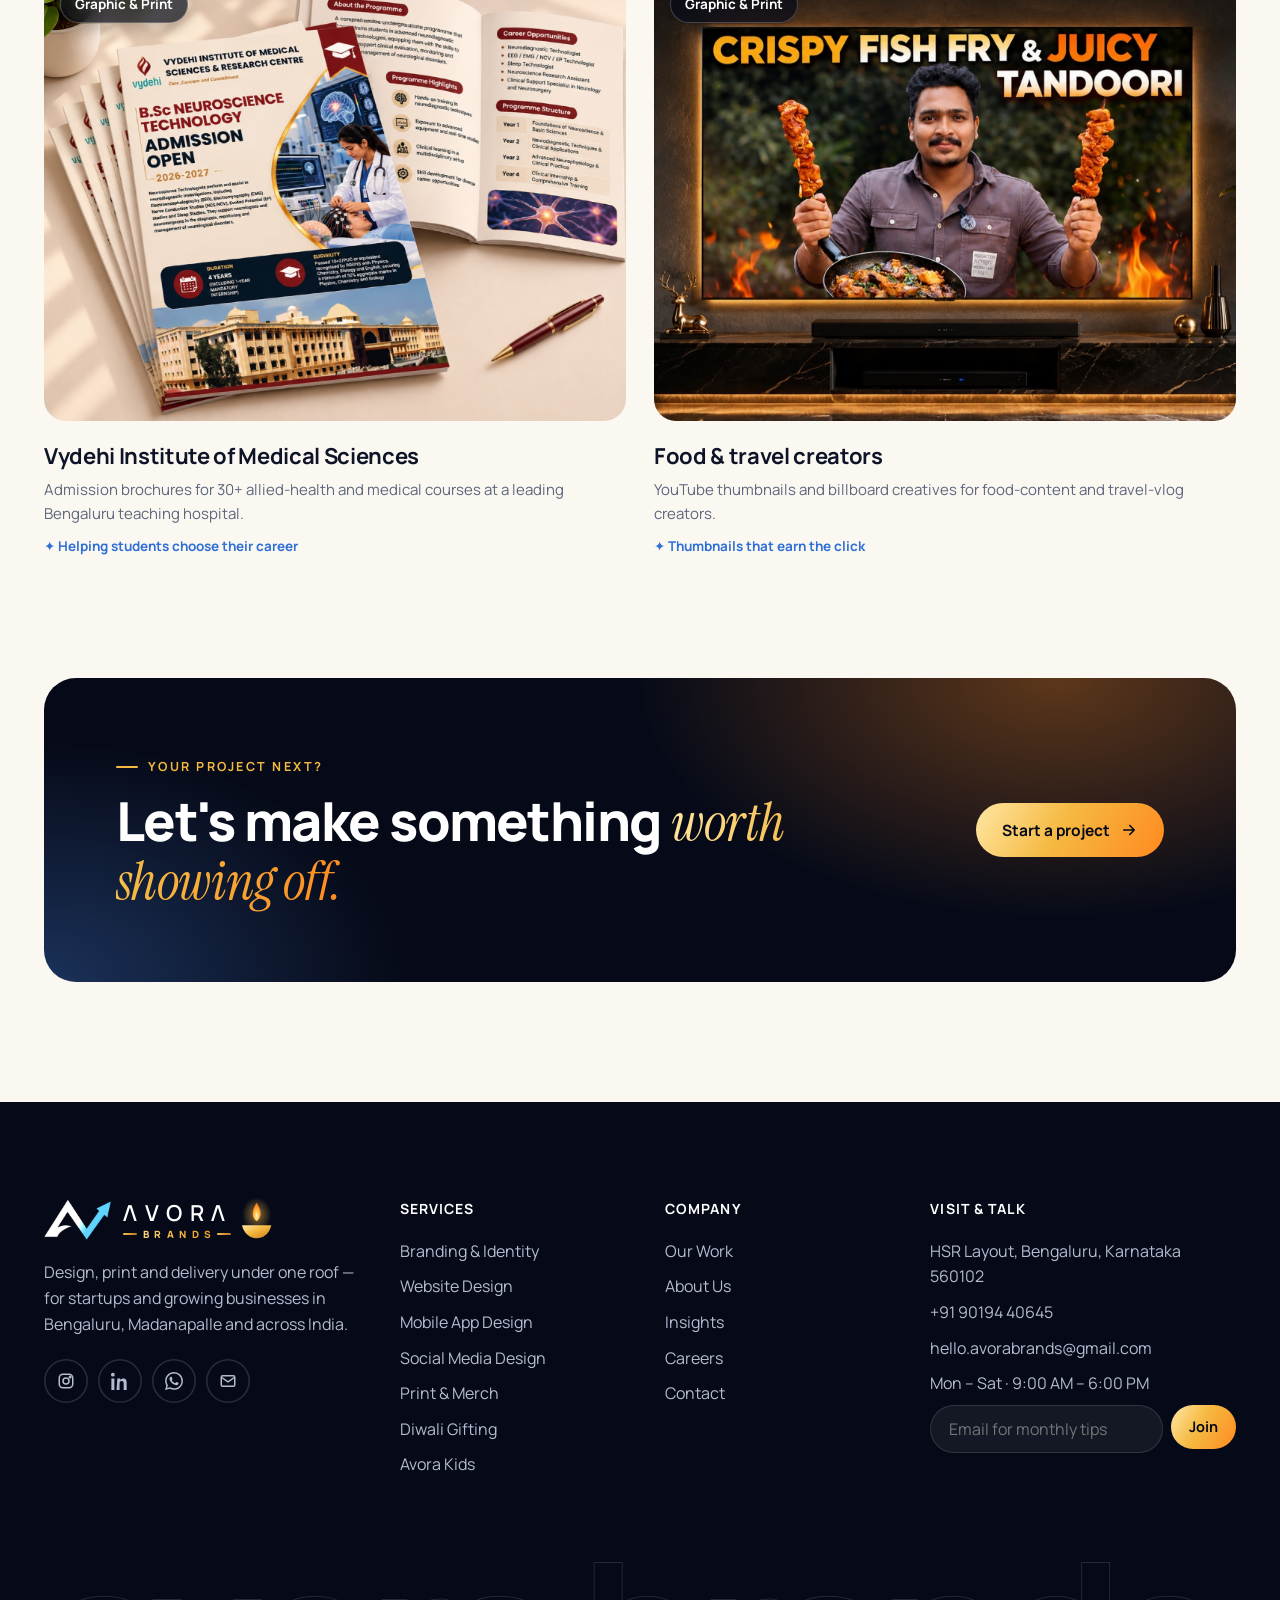
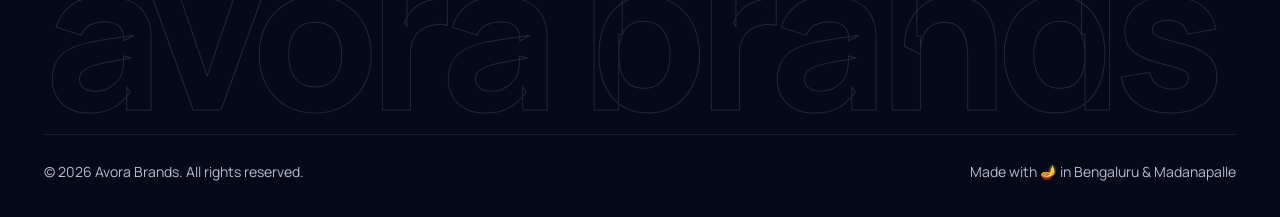
<file: work.html>
<!doctype html>
<html lang="en" class="no-js">
<head>
<meta charset="utf-8">
<meta name="viewport" content="width=device-width, initial-scale=1">
<title>Our Work — Branding, Apps & Print Projects | Avora Brands</title>
<meta name="description" content="12 case studies: VTIARA Clinic, Sri Veluguvani, CashAlert, Bhakti TV, Picxel AI, Local Service Finder, Swagat Stay and more.">
<meta property="og:image" content="images/img-bhaktitv.jpg">
<meta name="theme-color" content="#060A18">
<link rel="icon" href="data:image/svg+xml,<svg xmlns='http://www.w3.org/2000/svg' viewBox='0 0 100 100'><text y='.9em' font-size='90'>🪔</text></svg>">
<link rel="preconnect" href="https://fonts.googleapis.com"><link rel="preconnect" href="https://fonts.gstatic.com" crossorigin>
<link href="https://fonts.googleapis.com/css2?family=Instrument+Serif:ital@0;1&family=Manrope:wght@400;500;600;700;800&display=swap" rel="stylesheet">
<link rel="stylesheet" href="assets/css/site.css">
</head>
<body data-page="work" class="dark-top">
<div data-header></div>
<main>
  <section class="page-hero work-hero3" id="spot">
    <div class="sp-bg" id="spBg" aria-hidden="true"></div>
    <div class="container on-dark sp-wrap">
      <nav class="crumbs" aria-label="Breadcrumb"><a href="index.html">Home</a><span>/</span><span>Work</span></nav>
      <div class="sp-main">
        <div class="sp-copy">
          <span class="eyebrow">Our work · <span id="spCount"></span></span>
          <div class="sp-text" id="spText" aria-live="polite"></div>
        </div>
        <a class="sp-frame" id="spFrame" href="#"><img id="spImg" alt=""></a>
      </div>
      <div class="sp-rail" id="spRail" role="tablist" aria-label="Featured projects"></div>
    </div>
  </section>

  <section class="section" style="padding-top:72px">
    <div class="container">
      <div class="filters" role="tablist" aria-label="Filter projects" id="filters"></div>
      <div class="work-grid" id="grid"></div>
    </div>
  </section>

  <section class="section" style="padding-top:0">
    <div class="container"><div class="cta-band on-dark" style="grid-template-columns:1fr auto">
      <div><span class="eyebrow">Your project next?</span><h2 class="h2 mt-16">Let's make something <span class="serif gold-text">worth showing off.</span></h2></div>
      <div class="btn-row"><a class="btn btn--gold" href="contact.html" data-magnetic>Start a project <i data-i="arrow"></i></a></div>
    </div></div>
  </section>
</main>
<div data-footer></div>
<script src="assets/js/data.js"></script>
<script src="assets/js/site.js"></script>
<script>
  /* hero: auto-rotating featured project showcase */
  (() => {
    const ids = ['vydehi', 'cashalert-app', 'bhaktitv', 'localservice-web', 'picxel-app', 'veluguvani'];
    const F = ids.map(id => PROJECTS.find(p => p.id === id)).filter(Boolean);
    const clients = new Set(PROJECTS.map(p => p.client)).size;
    document.getElementById('spCount').textContent = `${PROJECTS.length} projects · ${clients} clients`;
    const rail = document.getElementById('spRail'), bg = document.getElementById('spBg'), img = document.getElementById('spImg'), frame = document.getElementById('spFrame'), text = document.getElementById('spText');
    rail.innerHTML = F.map((p, i) => `<button role="tab" data-i="${i}" aria-label="${p.client}"><img src="${p.cover}" alt=""><span><b>${p.client}</b><small>${CATS[p.cat]}</small></span><i></i></button>`).join('');
    let cur = -1, timer;
    const DUR = 6000;
    const go = i => {
      if (i === cur) return; cur = i; const p = F[i];
      rail.querySelectorAll('button').forEach((b, k) => { b.classList.toggle('on', k === i); b.setAttribute('aria-selected', k === i); });
      bg.style.backgroundImage = `url('${p.cover}')`;
      img.classList.remove('in'); text.classList.remove('in');
      setTimeout(() => {
        img.src = p.cover; img.alt = `${p.client}: ${p.title}`; frame.href = `case.html?p=${p.id}`;
        text.innerHTML = `<span class="sp-cat">${CATS[p.cat]} · ${p.year}</span><h1>${p.title}</h1><p>${p.client}. ${p.summary}</p>
          <div class="btn-row"><a class="btn btn--gold" href="case.html?p=${p.id}">View project <i data-i="arrow"></i></a><a class="btn btn--ghost" href="#grid">All ${PROJECTS.length} projects</a></div>`;
        if (window.renderIcons) renderIcons(text);
        img.classList.add('in'); text.classList.add('in');
      }, 260);
      clearTimeout(timer); timer = setTimeout(() => go((cur + 1) % F.length), DUR);
    };
    rail.addEventListener('click', e => { const b = e.target.closest('button'); if (b) go(+b.dataset.i); });
    const spot = document.getElementById('spot');
    spot.addEventListener('mouseenter', () => { clearTimeout(timer); spot.classList.add('paused'); });
    spot.addEventListener('mouseleave', () => { spot.classList.remove('paused'); clearTimeout(timer); timer = setTimeout(() => go((cur + 1) % F.length), DUR); });
    go(0);
  })();
  const grid = document.getElementById('grid'), fl = document.getElementById('filters');
  const start = new URLSearchParams(location.search).get('filter') || 'all';
  fl.innerHTML = [['all', 'All work'], ...Object.entries(CATS)].map(([k, v]) => `<button role="tab" data-f="${k}" class="${k === start ? 'active' : ''}">${v} <span class="muted" style="font-weight:600">${k === 'all' ? PROJECTS.length : PROJECTS.filter(p => p.cat === k).length}</span></button>`).join('');
  grid.innerHTML = PROJECTS.map(workCard).join('');
  const apply = f => {
    fl.querySelectorAll('button').forEach(b => { b.classList.toggle('active', b.dataset.f === f); b.setAttribute('aria-selected', b.dataset.f === f); });
    grid.querySelectorAll('.work-card').forEach(c => { const show = f === 'all' || c.dataset.cat === f; c.classList.toggle('hide', !show); if (show) c.classList.add('in'); });
  };
  fl.addEventListener('click', e => { const b = e.target.closest('button'); if (b) { apply(b.dataset.f); history.replaceState(null, '', b.dataset.f === 'all' ? 'work.html' : `?filter=${b.dataset.f}`); } });
  apply(start); watchReveals(grid);
</script>
</body>
</html>
</file>
<file: assets/css/site.css>
/* ============================================================
   Avora Brands — 2026 site system (Diwali edition)
   ============================================================ */
:root{
  --navy-950:#060A18; --navy-900:#0A1029; --navy-800:#111A3F; --navy-700:#1A2658;
  --blue:#2F6FD6; --blue-2:#4C8DF0; --blue-soft:#E8F0FD;
  --gold:#F5B942; --gold-2:#FFE7A3; --gold-deep:#C97A12; --marigold:#FF8A1F; --rose:#E2475B;
  --ink:#0E1428; --ink-2:#2A3249; --muted:#5D667C; --line:rgba(14,20,40,.09);
  --bg:#FBF8F2; --bg-2:#F4EFE4; --card:#FFFFFF;
  --radius:22px; --radius-sm:14px; --radius-lg:32px;
  --shadow:0 1px 2px rgba(10,16,41,.04),0 12px 32px -12px rgba(10,16,41,.18);
  --shadow-lg:0 30px 80px -30px rgba(10,16,41,.45);
  --ease:cubic-bezier(.2,.8,.2,1);
  --font:'Manrope',system-ui,-apple-system,'Segoe UI',sans-serif;
  --serif:'Instrument Serif',Georgia,serif;
  --container:1240px;
}
*{box-sizing:border-box;margin:0;padding:0}
html{scroll-behavior:smooth;-webkit-text-size-adjust:100%}
body{font-family:var(--font);background:var(--bg);color:var(--ink);line-height:1.6;font-size:16px;-webkit-font-smoothing:antialiased;overflow-x:hidden}
img{max-width:100%;display:block}
a{color:inherit;text-decoration:none}
button{font:inherit;cursor:pointer;border:0;background:none;color:inherit}
input,select,textarea{font:inherit;color:inherit}
:focus-visible{outline:2px solid var(--blue-2);outline-offset:3px;border-radius:6px}
::selection{background:var(--gold);color:var(--navy-950)}

.container{width:100%;max-width:var(--container);margin:0 auto;padding:0 24px}
.section{padding:120px 0;position:relative}
.section--tight{padding:80px 0}
.section--dark{background:var(--navy-950);color:#E9ECF5}
.section--ivory{background:var(--bg-2)}
.section--white{background:#fff}
@media (max-width:760px){.container{padding:0 16px}.section{padding:80px 0}.section--tight{padding:56px 0}}

/* ---------- type ---------- */
.eyebrow{display:inline-flex;align-items:center;gap:10px;font-size:12.5px;font-weight:700;letter-spacing:.18em;text-transform:uppercase;color:var(--blue)}
.eyebrow::before{content:"";width:22px;height:2px;border-radius:2px;background:currentColor}
.section--dark .eyebrow,.on-dark .eyebrow{color:var(--gold)}
.eyebrow--center{justify-content:center}
.h-display{font-size:clamp(44px,6.4vw,92px);line-height:.98;letter-spacing:-.035em;font-weight:800}
.h1{font-size:clamp(38px,5.4vw,72px);line-height:1.02;letter-spacing:-.03em;font-weight:800}
.h2{font-size:clamp(32px,4.2vw,56px);line-height:1.05;letter-spacing:-.028em;font-weight:800}
.h3{font-size:clamp(22px,2.2vw,28px);line-height:1.2;letter-spacing:-.015em;font-weight:700}
.h4{font-size:19px;line-height:1.3;font-weight:700;letter-spacing:-.01em}
.serif{font-family:var(--serif);font-weight:400;font-style:italic;letter-spacing:-.01em}
.gold-text{background:linear-gradient(100deg,var(--gold-2),var(--gold) 40%,var(--marigold));-webkit-background-clip:text;background-clip:text;color:transparent}
.blue-text{color:var(--blue)}
.lead{font-size:clamp(17px,1.5vw,20px);color:var(--muted);max-width:640px}
.section--dark .lead,.on-dark .lead{color:#A9B1C7}
.muted{color:var(--muted)}
.center{text-align:center}.center .lead{margin-left:auto;margin-right:auto}
.sec-head{display:flex;justify-content:space-between;align-items:flex-end;gap:32px;margin-bottom:56px;flex-wrap:wrap}
.sec-head>div{max-width:720px}
.sec-head .h2{margin-top:14px}
.sec-head .lead{margin-top:16px}
.sec-head.center{flex-direction:column;align-items:center;gap:0;text-align:center}

/* ---------- buttons ---------- */
.btn{--bg:var(--ink);--fg:#fff;position:relative;display:inline-flex;align-items:center;justify-content:center;gap:10px;height:54px;padding:0 26px;border-radius:999px;background:var(--bg);color:var(--fg);font-weight:700;font-size:15.5px;letter-spacing:-.005em;transition:transform .35s var(--ease),box-shadow .35s var(--ease),background .25s;white-space:nowrap;isolation:isolate;overflow:hidden}
.btn svg{width:18px;height:18px;transition:transform .35s var(--ease)}
.btn:hover svg{transform:translateX(3px)}
.btn:hover{box-shadow:0 14px 30px -12px rgba(10,16,41,.45)}
.btn--gold{--bg:linear-gradient(120deg,var(--gold-2),var(--gold) 45%,var(--marigold));--fg:var(--navy-950);background:var(--bg)}
.btn--gold::after{content:"";position:absolute;inset:0;background:linear-gradient(110deg,transparent 30%,rgba(255,255,255,.65) 50%,transparent 70%);transform:translateX(-120%);transition:transform .9s var(--ease);z-index:-1}
.btn--gold:hover::after{transform:translateX(120%)}
.btn--blue{--bg:var(--blue)}
.btn--ghost{--bg:transparent;--fg:var(--ink);box-shadow:inset 0 0 0 1.5px var(--line)}
.btn--ghost:hover{box-shadow:inset 0 0 0 1.5px var(--ink)}
.on-dark .btn--ghost,.section--dark .btn--ghost{--fg:#fff;box-shadow:inset 0 0 0 1.5px rgba(255,255,255,.22)}
.on-dark .btn--ghost:hover,.section--dark .btn--ghost:hover{box-shadow:inset 0 0 0 1.5px #fff}
.btn--wa{--bg:#1FAF54}
.btn--sm{height:44px;padding:0 18px;font-size:14.5px}
.btn-row{display:flex;gap:12px;flex-wrap:wrap}
.link-arrow{display:inline-flex;align-items:center;gap:8px;font-weight:700;color:var(--blue)}
.link-arrow svg{width:16px;transition:transform .3s var(--ease)}
.link-arrow:hover svg{transform:translateX(4px)}

/* ---------- chips ---------- */
.chip{display:inline-flex;align-items:center;gap:8px;padding:7px 14px;border-radius:999px;background:#fff;border:1px solid var(--line);font-size:13.5px;font-weight:600;color:var(--ink-2)}
.chip--gold{background:rgba(245,185,66,.14);border-color:rgba(245,185,66,.4);color:#8A5300}
.on-dark .chip,.section--dark .chip{background:rgba(255,255,255,.06);border-color:rgba(255,255,255,.12);color:#D9DEEA}
.on-dark .chip--gold{background:rgba(245,185,66,.12);border-color:rgba(245,185,66,.35);color:var(--gold-2)}
.dot{width:8px;height:8px;border-radius:50%;background:#2ECC71;box-shadow:0 0 0 4px rgba(46,204,113,.18)}

/* ---------- announcement ---------- */
.announce{background:linear-gradient(90deg,#3A1405,#7A2E05 30%,#A54A07 50%,#7A2E05 70%,#3A1405);color:var(--gold-2);font-size:13.5px;font-weight:600;position:relative;z-index:60}
.announce .container{display:flex;align-items:center;justify-content:center;gap:14px;min-height:42px;text-align:center}
.announce a{color:#fff;text-decoration:underline;text-underline-offset:3px;white-space:nowrap}
.announce .countdown-inline{font-variant-numeric:tabular-nums;color:#fff}
@media (max-width:640px){.announce{font-size:12.5px}.announce .hide-sm{display:none}}

/* ---------- header ---------- */
[data-header],[data-footer]{display:contents} /* let the sticky header stick to the page, not its wrapper */
.site-header{position:sticky;top:0;z-index:50;transition:background .3s,box-shadow .3s,backdrop-filter .3s}
.site-header.is-scrolled{background:rgba(251,248,242,.82);backdrop-filter:saturate(1.6) blur(16px);-webkit-backdrop-filter:saturate(1.6) blur(16px);box-shadow:0 1px 0 var(--line)}
.site-header.on-dark-top:not(.is-scrolled){color:#fff}
.nav{display:flex;align-items:center;justify-content:space-between;height:78px;gap:24px}
.brand{display:flex;align-items:center;color:var(--navy-900)}
.site-header.on-dark-top:not(.is-scrolled) .brand{color:#fff}
.brand svg{height:48px;width:auto}
@media (max-width:560px){.brand svg{height:40px}.nav-cta .btn--gold{display:none}.nav{gap:12px}}
.nav-links{display:flex;align-items:center;gap:4px}
.nav-links>li{list-style:none;position:relative}
.nav-links>li>a,.nav-links>li>button{display:inline-flex;align-items:center;gap:6px;padding:10px 14px;border-radius:999px;font-weight:600;font-size:15px;transition:background .2s}
.nav-links>li>a:hover,.nav-links>li>button:hover,.nav-links>li>a[aria-current]{background:rgba(14,20,40,.06)}
.site-header.on-dark-top:not(.is-scrolled) .nav-links>li>a:hover,.site-header.on-dark-top:not(.is-scrolled) .nav-links>li>button:hover,.site-header.on-dark-top:not(.is-scrolled) .nav-links>li>a[aria-current]{background:rgba(255,255,255,.1)}
.nav-links .diwali-link{color:#B85C00}
.site-header.on-dark-top:not(.is-scrolled) .nav-links .diwali-link{color:var(--gold)}
.nav-links .diwali-link::before{content:"🪔";font-size:14px}
.nav-cta{display:flex;align-items:center;gap:10px}
.menu-btn{display:none;width:46px;height:46px;border-radius:50%;align-items:center;justify-content:center;box-shadow:inset 0 0 0 1.5px var(--line)}
.menu-btn span{display:block;width:18px;height:2px;background:currentColor;position:relative;border-radius:2px}
.menu-btn span::before,.menu-btn span::after{content:"";position:absolute;left:0;width:18px;height:2px;background:currentColor;border-radius:2px}
.menu-btn span::before{top:-6px}.menu-btn span::after{top:6px}
/* mega dropdown */
.mega{position:absolute;top:calc(100% + 12px);left:50%;transform:translate(-50%,8px);width:620px;background:#fff;color:var(--ink);border-radius:var(--radius);box-shadow:var(--shadow-lg);padding:14px;display:grid;grid-template-columns:1fr 1fr;gap:6px;opacity:0;visibility:hidden;transition:.25s var(--ease)}
.mega::before{content:"";position:absolute;top:-14px;left:0;right:0;height:14px}
.nav-links li:hover .mega,.nav-links li:focus-within .mega{opacity:1;visibility:visible;transform:translate(-50%,0)}
.mega a{display:flex;gap:14px;padding:14px;border-radius:16px;transition:background .2s}
.mega a:hover{background:var(--bg)}
.mega .ic{flex:none;width:44px;height:44px;border-radius:12px;display:grid;place-items:center;background:var(--blue-soft);color:var(--blue);font-size:20px}
.mega .ic.gold{background:rgba(245,185,66,.18);color:#A55F00}
.mega strong{display:block;font-size:15px}
.mega small{display:block;color:var(--muted);font-size:13px;line-height:1.45;margin-top:2px}
@media (max-width:1080px){
  .nav-links,.nav-cta .btn--ghost{display:none}
  .menu-btn{display:inline-flex}
}
/* drawer */
.drawer{position:fixed;inset:0;z-index:80;background:var(--navy-950);color:#fff;padding:20px 20px 32px;display:flex;flex-direction:column;transform:translateY(-100%);transition:transform .5s var(--ease);overflow:auto}
.drawer.open{transform:none}
.drawer-top{display:flex;justify-content:space-between;align-items:center;height:56px}
.drawer-top .brand{color:#fff}
.drawer-close{width:46px;height:46px;border-radius:50%;box-shadow:inset 0 0 0 1.5px rgba(255,255,255,.2);font-size:22px}
.drawer nav{margin-top:28px;display:flex;flex-direction:column}
.drawer nav a{font-size:18px;font-weight:600;letter-spacing:0;padding:12px 0;border-bottom:1px solid rgba(255,255,255,.08);display:flex;justify-content:space-between;align-items:center}
.drawer nav a small{font-size:13px;font-weight:600;color:var(--gold)}
.drawer .btn-row{margin-top:auto;padding-top:28px}
.drawer .btn{flex:1}

/* ---------- mobile sticky CTA (replaces floating bubbles that covered text) ---------- */
.m-cta{display:none}
@media (max-width:760px){
  .m-cta{display:grid;grid-template-columns:1fr 1fr;gap:8px;position:fixed;left:10px;right:10px;bottom:10px;z-index:45;padding:8px;border-radius:20px;background:rgba(6,10,24,.9);backdrop-filter:blur(12px);-webkit-backdrop-filter:blur(12px);box-shadow:0 20px 40px -10px rgba(0,0,0,.5);transform:translateY(130%);transition:transform .45s var(--ease)}
  .m-cta.show{transform:none}
  .m-cta .btn{height:48px;font-size:14.5px}
  body{padding-bottom:0}
  .site-footer{padding-bottom:110px!important}
}
.fab-wa{position:fixed;right:22px;bottom:22px;z-index:45;width:58px;height:58px;border-radius:50%;background:#1FAF54;color:#fff;display:grid;place-items:center;box-shadow:0 14px 30px -8px rgba(31,175,84,.6);transition:transform .3s var(--ease)}
.fab-wa:hover{transform:scale(1.08)}
.fab-wa svg{width:28px;height:28px}
@media (max-width:760px){.fab-wa{display:none}}

/* ---------- reveal animations ---------- */
.js .reveal{opacity:0;transform:translateY(26px);transition:opacity .7s var(--ease),transform .7s var(--ease);transition-delay:var(--d,0s)}
.js .reveal.in{opacity:1;transform:none}
.js .reveal-scale{opacity:0;transform:scale(.96);transition:opacity .8s var(--ease),transform .8s var(--ease);transition-delay:var(--d,0s)}
.js .reveal-scale.in{opacity:1;transform:none}
.split-line{display:block;overflow:hidden;padding-bottom:.06em}
.split-line>span{display:block;transform:translateY(105%);transition:transform 1s var(--ease);transition-delay:var(--d,0s)}
.loaded .split-line>span,.no-js .split-line>span{transform:none}
@media (prefers-reduced-motion:reduce){
  *,*::before,*::after{animation-duration:.001s!important;animation-iteration-count:1!important;transition-duration:.001s!important}
  .js .reveal,.js .reveal-scale{opacity:1;transform:none}
  .split-line>span{transform:none}
}

/* ---------- Diwali décor ---------- */
.toran{position:absolute;left:0;right:0;top:0;height:86px;pointer-events:none;z-index:3;background-repeat:repeat-x;background-size:auto 86px;transform-origin:top center;animation:sway 6s ease-in-out infinite}
@keyframes sway{0%,100%{transform:rotate(0)}50%{transform:rotate(.25deg) translateY(1px)}}
.diya{position:relative;width:64px;height:54px;flex:none}
.diya .bowl{position:absolute;bottom:0;left:0;right:0;height:26px;border-radius:0 0 40px 40px;background:linear-gradient(180deg,#F7C25A,#B0640C);box-shadow:inset 0 -6px 10px rgba(0,0,0,.25)}
.diya .bowl::before{content:"";position:absolute;top:-4px;left:-4px;right:-4px;height:8px;border-radius:8px;background:linear-gradient(90deg,#C97A12,#FFE7A3,#C97A12)}
.diya .flame{position:absolute;left:50%;bottom:24px;width:16px;height:28px;margin-left:-8px;border-radius:50% 50% 50% 50%/60% 60% 40% 40%;background:radial-gradient(circle at 50% 75%,#FFF8E0 0 20%,#FFD166 40%,#FF8A1F 75%,transparent 76%);filter:drop-shadow(0 0 10px #FFB13B) drop-shadow(0 0 24px rgba(255,138,31,.7));animation:flicker 1.6s ease-in-out infinite;transform-origin:50% 100%}
.diya .glow{position:absolute;left:50%;bottom:10px;width:150px;height:150px;margin-left:-75px;border-radius:50%;background:radial-gradient(circle,rgba(255,177,59,.35),transparent 65%);pointer-events:none;animation:pulse 3s ease-in-out infinite}
@keyframes flicker{0%,100%{transform:scale(1) rotate(-2deg)}25%{transform:scale(1.06,.95) rotate(2deg)}50%{transform:scale(.96,1.06) rotate(-1deg)}75%{transform:scale(1.03) rotate(1.5deg)}}
@keyframes pulse{0%,100%{opacity:.8;transform:scale(1)}50%{opacity:1;transform:scale(1.08)}}
.fireworks{position:absolute;inset:0;width:100%;height:100%;pointer-events:none;z-index:1}
.stars{position:absolute;inset:0;background-image:radial-gradient(1.2px 1.2px at 20% 30%,#fff 50%,transparent),radial-gradient(1px 1px at 70% 20%,#fff 50%,transparent),radial-gradient(1.4px 1.4px at 40% 70%,#FFE7A3 50%,transparent),radial-gradient(1px 1px at 85% 60%,#fff 50%,transparent),radial-gradient(1.2px 1.2px at 10% 80%,#fff 50%,transparent),radial-gradient(1px 1px at 55% 45%,#fff 50%,transparent),radial-gradient(1.3px 1.3px at 92% 85%,#FFE7A3 50%,transparent),radial-gradient(1px 1px at 30% 10%,#fff 50%,transparent);background-size:420px 420px;opacity:.55;animation:twinkle 5s ease-in-out infinite alternate}
@keyframes twinkle{from{opacity:.35}to{opacity:.7}}
.rangoli-bg{position:absolute;width:720px;height:720px;border-radius:50%;background:conic-gradient(from 0deg,rgba(245,185,66,.0),rgba(245,185,66,.14),rgba(255,138,31,.0),rgba(226,71,91,.12),rgba(47,111,214,.0),rgba(76,141,240,.14),rgba(245,185,66,.0));-webkit-mask:repeating-radial-gradient(circle,#000 0 2px,transparent 2px 18px);mask:repeating-radial-gradient(circle,#000 0 2px,transparent 2px 18px);animation:spin 80s linear infinite;pointer-events:none}
@keyframes spin{to{transform:rotate(360deg)}}

/* ---------- hero (home = Diwali poster) ---------- */
.hero{position:relative;background:radial-gradient(1200px 600px at 75% 10%,rgba(76,141,240,.22),transparent 60%),radial-gradient(900px 500px at 15% 100%,rgba(255,138,31,.22),transparent 60%),linear-gradient(180deg,var(--navy-950),var(--navy-900) 70%,#160F1E);color:#fff;overflow:hidden;margin-top:-78px;padding-top:78px;min-height:min(100svh,980px);display:flex;align-items:center}
.hero .rangoli-bg{right:-180px;top:-120px}
.hero .toran,.page-hero .toran{top:78px}
.hero-grid{position:relative;z-index:2;display:grid;grid-template-columns:1.08fr .92fr;gap:56px;align-items:center;padding:80px 0 96px}
.hero h1 .serif{font-size:1.06em}
.hero .lead{margin-top:24px;color:#B9C1D6}
.hero .btn-row{margin-top:36px}
.hero-meta{display:flex;flex-wrap:wrap;gap:22px;margin-top:40px;align-items:center;color:#AEB6CB;font-size:14px;font-weight:600}
.hero-meta strong{color:#fff}
.stars-5{color:var(--gold);letter-spacing:2px}
.avatars{display:flex}
.avatars span{width:34px;height:34px;border-radius:50%;border:2px solid var(--navy-900);margin-left:-10px;display:grid;place-items:center;font-size:13px;font-weight:800;color:var(--navy-950)}
.avatars span:first-child{margin-left:0}
.hero-visual{position:relative;aspect-ratio:4/5;max-height:640px;justify-self:center;width:100%;max-width:520px}
.arch{position:absolute;inset:0;border-radius:260px 260px 28px 28px;overflow:hidden;box-shadow:0 0 0 1px rgba(245,185,66,.35),0 0 0 10px rgba(245,185,66,.06),0 40px 120px -20px rgba(255,138,31,.45)}
.arch img{width:100%;height:100%;object-fit:cover;transform:scale(1.08);transition:transform 1.6s var(--ease)}
.loaded .arch img{transform:scale(1)}
.arch::after{content:"";position:absolute;inset:0;background:linear-gradient(180deg,rgba(6,10,24,0) 45%,rgba(6,10,24,.85))}
.arch-caption{position:absolute;left:24px;right:24px;bottom:22px;z-index:2;display:flex;justify-content:space-between;align-items:flex-end;gap:12px}
.arch-caption strong{font-size:20px;display:block;letter-spacing:-.01em}
.arch-caption small{color:#C9D0E2}
.float-card{position:absolute;z-index:3;background:rgba(255,255,255,.08);backdrop-filter:blur(14px);-webkit-backdrop-filter:blur(14px);border:1px solid rgba(255,255,255,.16);border-radius:18px;padding:14px 16px;display:flex;gap:12px;align-items:center;font-size:13.5px;color:#E7EBF5;animation:bob 6s ease-in-out infinite}
.float-card b{display:block;color:#fff;font-size:15px}
.float-card .ic{width:40px;height:40px;border-radius:12px;display:grid;place-items:center;background:linear-gradient(135deg,var(--gold-2),var(--marigold));font-size:20px}
.float-card.fc-1{left:-56px;top:18%}
.float-card.fc-2{right:-34px;top:48%;animation-delay:-3s}
@keyframes bob{0%,100%{transform:translateY(0)}50%{transform:translateY(-10px)}}
.hero-diyas{position:absolute;left:0;right:0;bottom:0;z-index:2;display:flex;justify-content:space-around;padding:0 6%;pointer-events:none}
.hero-diyas .diya{transform:scale(.8)}
.hero-hint{position:absolute;right:24px;bottom:22px;z-index:3;font-size:12px;color:#8F98B1;letter-spacing:.08em;text-transform:uppercase}
@media (max-width:1000px){
  .hero-grid{grid-template-columns:1fr;gap:40px;padding:56px 0 120px}
  .hero-visual{max-width:440px}
  .float-card.fc-1{left:-8px}.float-card.fc-2{right:-8px}
}
@media (max-width:560px){
  .hero-visual{aspect-ratio:4/4.4}
  .float-card{padding:10px 12px;font-size:12px}
  .float-card .ic{width:32px;height:32px;font-size:16px}
  .hero-hint{display:none}
  .hero-diyas .diya:nth-child(n+4){display:none}
}

/* countdown */
.countdown{display:inline-flex;gap:8px;align-items:center}
.countdown .unit{min-width:62px;padding:10px 8px;border-radius:14px;background:rgba(255,255,255,.07);border:1px solid rgba(255,255,255,.12);text-align:center}
.countdown .unit b{display:block;font-size:24px;font-variant-numeric:tabular-nums;line-height:1.1;color:#fff}
.countdown .unit small{font-size:10.5px;letter-spacing:.14em;text-transform:uppercase;color:#9EA7BE}

/* ---------- marquee ---------- */
.marquee{overflow:hidden;-webkit-mask:linear-gradient(90deg,transparent,#000 10%,#000 90%,transparent);mask:linear-gradient(90deg,transparent,#000 10%,#000 90%,transparent)}
.marquee-track{display:flex;gap:72px;width:max-content;animation:marquee 38s linear infinite;align-items:center}
.marquee:hover .marquee-track{animation-play-state:paused}
@keyframes marquee{to{transform:translateX(-50%)}}
.logo-item{height:44px;display:flex;align-items:center;gap:10px;transition:transform .3s var(--ease)}
.logo-item:hover{transform:scale(1.08)}
.logo-item img{height:40px;width:auto;max-width:130px;object-fit:contain}
.logos-band{padding:24px 0;border-bottom:1px solid var(--line);background:#fff}
.logos-band p{text-align:center;font-size:13.5px;font-weight:700;color:var(--muted);letter-spacing:.06em;margin-bottom:28px;text-transform:uppercase}
.text-marquee .marquee-track{gap:48px;animation-duration:30s}
.text-marquee span{font-size:clamp(40px,6vw,88px);font-weight:800;letter-spacing:-.03em;white-space:nowrap}
.text-marquee .serif{color:var(--gold)}
.text-marquee i{font-style:normal;color:var(--gold);font-size:.6em;vertical-align:middle}

/* ---------- cards & grids ---------- */
.grid{display:grid;gap:20px}
.g-2{grid-template-columns:repeat(2,1fr)}.g-3{grid-template-columns:repeat(3,1fr)}.g-4{grid-template-columns:repeat(4,1fr)}
@media (max-width:1000px){.g-3,.g-4{grid-template-columns:repeat(2,1fr)}}
@media (max-width:640px){.g-2,.g-3,.g-4{grid-template-columns:1fr}}
.card{background:var(--card);border:1px solid var(--line);border-radius:var(--radius);padding:28px;transition:transform .45s var(--ease),box-shadow .45s var(--ease),border-color .3s;position:relative;overflow:hidden}
.card:hover{transform:translateY(-4px);box-shadow:var(--shadow)}
.section--dark .card{background:rgba(255,255,255,.035);border-color:rgba(255,255,255,.08)}
.card .ic{width:52px;height:52px;border-radius:16px;display:grid;place-items:center;background:var(--blue-soft);color:var(--blue);font-size:24px;margin-bottom:22px}
.card .ic.gold{background:rgba(245,185,66,.16);color:#A55F00}
.section--dark .card .ic{background:rgba(76,141,240,.14);color:var(--blue-2)}
.section--dark .card .ic.gold{background:rgba(245,185,66,.14);color:var(--gold)}
.card p{color:var(--muted);margin-top:10px;font-size:15.5px}
.section--dark .card p{color:#9EA7BE}
.spotlight{--x:50%;--y:50%}
.spotlight::before{content:"";position:absolute;inset:0;background:radial-gradient(400px circle at var(--x) var(--y),rgba(76,141,240,.12),transparent 45%);opacity:0;transition:opacity .3s;pointer-events:none}
.spotlight:hover::before{opacity:1}
.section--dark .spotlight::before{background:radial-gradient(400px circle at var(--x) var(--y),rgba(245,185,66,.12),transparent 45%)}

/* bento */
.bento{display:grid;grid-template-columns:repeat(6,1fr);grid-auto-rows:minmax(190px,auto);gap:18px}
.bento>*{grid-column:span 2}
.bento .w3{grid-column:span 3}.bento .w4{grid-column:span 4}.bento .w6{grid-column:span 6}.bento .h2r{grid-row:span 2}
@media (max-width:1000px){.bento{grid-template-columns:repeat(2,1fr)}.bento>*,.bento .w3,.bento .w4{grid-column:span 1}.bento .w6,.bento .wide-m{grid-column:span 2}.bento .h2r{grid-row:span 1}}
@media (max-width:640px){.bento{grid-template-columns:1fr}.bento>*,.bento .w6,.bento .wide-m{grid-column:span 1}}
.tile{position:relative;border-radius:var(--radius);overflow:hidden;background:#fff;border:1px solid var(--line);padding:28px;display:flex;flex-direction:column;justify-content:flex-end;min-height:220px;isolation:isolate;transition:transform .5s var(--ease),box-shadow .5s var(--ease)}
.tile:hover{transform:translateY(-4px);box-shadow:var(--shadow)}
.tile--img{color:#fff;border:0;min-height:300px}
.tile--img img{position:absolute;inset:0;width:100%;height:100%;object-fit:cover;z-index:-2;transition:transform 1.2s var(--ease)}
.tile--img:hover img{transform:scale(1.05)}
.tile--img::after{content:"";position:absolute;inset:0;z-index:-1;background:linear-gradient(180deg,rgba(6,10,24,0) 30%,rgba(6,10,24,.88))}
.tile.tile--img p{color:rgba(255,255,255,.72);font-size:14px;line-height:1.55}
.tile .tag{position:absolute;top:18px;left:18px}
.tile p{color:var(--muted);margin-top:8px;font-size:15px}
.tile .tile-cta{margin-top:16px;display:inline-flex;align-items:center;gap:8px;font-weight:700;font-size:14.5px}
.tile--img .tile-cta{color:var(--gold-2)}
.tile--navy{background:var(--navy-900);color:#fff;border:0}
.tile--navy p{color:#A9B1C7}
.tile--gold{background:linear-gradient(140deg,#FFF3D6,#FFE0A3);border-color:rgba(201,122,18,.18)}

/* ---------- stats ---------- */
.stats{display:grid;grid-template-columns:repeat(4,1fr);border-top:1px solid var(--line);border-bottom:1px solid var(--line)}
.stat{padding:40px 28px;border-left:1px solid var(--line)}
.stat:first-child{border-left:0}
.stat b{display:block;font-size:clamp(44px,5vw,68px);font-weight:800;letter-spacing:-.04em;line-height:1}
.stat span{display:block;margin-top:10px;color:var(--muted);font-weight:600;font-size:15px}
.section--dark .stats,.section--dark .stat{border-color:rgba(255,255,255,.1)}
.section--dark .stat span{color:#9EA7BE}
@media (max-width:860px){.stats{grid-template-columns:repeat(2,1fr)}.stat:nth-child(3){border-left:0}.stat:nth-child(n+3){border-top:1px solid var(--line)}.stat{padding:28px 18px}}

/* ---------- service tabs ---------- */
.tabs{display:inline-flex;padding:6px;border-radius:999px;background:#fff;border:1px solid var(--line);gap:4px;position:relative}
.tabs button{position:relative;z-index:1;padding:12px 22px;border-radius:999px;font-weight:700;font-size:15px;color:var(--muted);transition:color .3s}
.tabs button[aria-selected=true]{color:#fff}
.tabs .pill{position:absolute;z-index:0;top:6px;bottom:6px;border-radius:999px;background:var(--ink);transition:left .45s var(--ease),width .45s var(--ease)}
.tab-panel{display:none}
.tab-panel.active{display:block;animation:fadeUp .6s var(--ease)}
@keyframes fadeUp{from{opacity:0;transform:translateY(14px)}to{opacity:1;transform:none}}
.svc-row{display:grid;grid-template-columns:repeat(3,1fr);gap:18px}
@media (max-width:1000px){.svc-row{grid-template-columns:repeat(2,1fr)}}
@media (max-width:640px){.svc-row{grid-template-columns:1fr}}
.svc{background:#fff;border:1px solid var(--line);border-radius:var(--radius);padding:26px;display:flex;flex-direction:column;gap:6px;transition:.4s var(--ease);position:relative;overflow:hidden}
.svc:hover{transform:translateY(-4px);box-shadow:var(--shadow);border-color:transparent}
.svc .num{font-size:13px;font-weight:800;color:var(--blue);letter-spacing:.08em}
.svc ul{list-style:none;display:flex;flex-wrap:wrap;gap:6px;margin-top:14px}
.svc li{font-size:13px;font-weight:600;padding:5px 11px;border-radius:999px;background:var(--bg);color:var(--ink-2)}
.svc .from{margin-top:auto;padding-top:18px;display:flex;justify-content:space-between;align-items:center;font-size:14px;color:var(--muted)}
.svc .from b{color:var(--ink);font-size:16px}
.svc-img{height:170px;border-radius:16px;overflow:hidden;margin:-8px -8px 16px}
.svc-img img{width:100%;height:100%;object-fit:cover;transition:transform 1s var(--ease)}
.svc:hover .svc-img img{transform:scale(1.06)}

/* ---------- work ---------- */
.work-scroller{display:flex;gap:22px;overflow-x:auto;scroll-snap-type:x mandatory;padding:6px 24px 30px;margin:0 -24px;scrollbar-width:none;cursor:grab}
.work-scroller::-webkit-scrollbar{display:none}
.work-scroller.dragging{cursor:grabbing;scroll-snap-type:none}
.work-card{flex:0 0 min(460px,82vw);scroll-snap-align:start;display:block}
.work-card .media{position:relative;aspect-ratio:4/3.1;border-radius:var(--radius);overflow:hidden;background:var(--navy-800)}
.work-card .media img{width:100%;height:100%;object-fit:cover;transition:transform 1.1s var(--ease);pointer-events:none}
.work-card:hover .media img{transform:scale(1.05)}
.work-card .media .chip{position:absolute;top:16px;left:16px}
.work-card .media .go{position:absolute;right:16px;bottom:16px;width:52px;height:52px;border-radius:50%;background:#fff;color:var(--ink);display:grid;place-items:center;transform:scale(.6);opacity:0;transition:.45s var(--ease)}
.work-card:hover .media .go{transform:none;opacity:1}
.work-card h3{margin-top:18px;font-size:22px;letter-spacing:-.015em}
.work-card p{color:var(--muted);font-size:15px;margin-top:4px}
.section--dark .work-card p{color:#9EA7BE}
.work-card .outcome{margin-top:10px;display:inline-flex;gap:8px;align-items:center;font-size:13.5px;font-weight:700;color:var(--blue)}
.section--dark .work-card .outcome{color:var(--gold)}
.scroller-nav{display:flex;gap:10px}
.scroller-nav button{width:52px;height:52px;border-radius:50%;box-shadow:inset 0 0 0 1.5px var(--line);display:grid;place-items:center;transition:.3s}
.scroller-nav button:hover{background:var(--ink);color:#fff;box-shadow:none}
.section--dark .scroller-nav button{box-shadow:inset 0 0 0 1.5px rgba(255,255,255,.2)}
.section--dark .scroller-nav button:hover{background:#fff;color:var(--ink)}
.work-grid{display:grid;grid-template-columns:repeat(2,1fr);gap:40px 28px}
.work-grid .work-card{flex:auto}
@media (max-width:760px){.work-grid{grid-template-columns:1fr}}
.filters{display:flex;gap:8px;flex-wrap:wrap;margin-bottom:40px}
.filters button{padding:10px 18px;border-radius:999px;font-weight:700;font-size:14.5px;background:#fff;border:1px solid var(--line);transition:.25s}
.filters button.active,.filters button:hover{background:var(--ink);color:#fff;border-color:var(--ink)}
.work-card.hide{display:none}

/* ---------- process ---------- */
.process{display:grid;grid-template-columns:repeat(5,1fr);gap:18px;position:relative;counter-reset:step}
.process--4{grid-template-columns:repeat(4,1fr)}
.process::before{content:"";position:absolute;top:27px;left:28px;right:28px;height:2px;background:rgba(255,255,255,.1)}
.process .bar{position:absolute;top:27px;left:28px;height:2px;width:0;background:linear-gradient(90deg,var(--gold),var(--marigold));transition:width 1.6s var(--ease)}
.process.in .bar{width:calc(100% - 56px)}
.step{position:relative}
.step .n{width:56px;height:56px;border-radius:50%;display:grid;place-items:center;background:var(--navy-800);border:1px solid rgba(255,255,255,.14);font-weight:800;color:var(--gold);position:relative;z-index:1;transition:.5s var(--ease);transition-delay:var(--d)}
.process.in .step .n{background:linear-gradient(135deg,var(--gold-2),var(--marigold));color:var(--navy-950);border-color:transparent}
.step h4{margin-top:22px;font-size:19px}
.step p{color:#9EA7BE;font-size:14.5px;margin-top:6px}
.step .t{display:inline-block;margin-top:12px;font-size:12px;font-weight:700;letter-spacing:.06em;color:var(--gold);text-transform:uppercase}
.process.light::before{background:var(--line)}
.process.light .step .n{background:#fff;border-color:var(--line);color:var(--blue)}
.process.light .step p{color:var(--muted)}
.process.light .step .t{color:var(--blue)}
@media (max-width:900px){.process{grid-template-columns:1fr;gap:28px}.process::before,.process .bar{left:27px;right:auto;top:28px;bottom:28px;width:2px;height:auto}.process.in .bar{width:2px;height:calc(100% - 56px)}.step{padding-left:80px}.step .n{position:absolute;left:0;top:0}.step h4{margin-top:4px}}

/* ---------- testimonials ---------- */
.reviews{display:grid;grid-template-columns:1.1fr 1fr 1fr;gap:18px}
@media (max-width:1000px){.reviews{grid-template-columns:1fr}}
.review{background:#fff;border:1px solid var(--line);border-radius:var(--radius);padding:30px;display:flex;flex-direction:column;gap:18px}
.review blockquote{font-size:18px;line-height:1.55;letter-spacing:-.01em}
.review.big{background:var(--navy-900);color:#fff;border:0}
.review.big blockquote{font-size:24px;font-family:var(--serif);font-style:italic;line-height:1.35}
.who{display:flex;align-items:center;gap:12px;margin-top:auto}
.who .av{width:44px;height:44px;border-radius:50%;display:grid;place-items:center;font-weight:800;color:#fff}
.who b{display:block;font-size:15px}
.who small{color:var(--muted);font-size:13px}
.review.big .who small{color:#A9B1C7}
.g-badge{display:inline-flex;align-items:center;gap:14px;padding:14px 20px;border-radius:18px;background:#fff;border:1px solid var(--line)}
.g-badge b{font-size:28px;letter-spacing:-.03em}

/* ---------- founder ---------- */
.founder{display:grid;grid-template-columns:.85fr 1.15fr;gap:64px;align-items:center}
.founder-img{position:relative;border-radius:var(--radius-lg);overflow:hidden;aspect-ratio:4/4.6}
.founder-img img{width:100%;height:100%;object-fit:cover;object-position:top}
.founder blockquote{font-family:var(--serif);font-style:italic;font-size:clamp(28px,3.2vw,44px);line-height:1.18;letter-spacing:-.015em}
.founder .sig{margin-top:28px;display:flex;align-items:center;gap:16px}
.founder .sig b{display:block;font-size:17px}
.founder .sig small{color:var(--muted)}
.team-strip{display:flex;margin-top:34px;align-items:center;gap:14px;flex-wrap:wrap}
.team-strip .faces{display:flex}
.team-strip .faces img{width:48px;height:48px;border-radius:50%;object-fit:cover;border:3px solid var(--bg);margin-left:-12px}
.team-strip .faces img:first-child{margin-left:0}
@media (max-width:900px){.founder{grid-template-columns:1fr;gap:36px}.founder-img{max-width:420px}}

/* ---------- FAQ ---------- */
.faq-wrap{display:grid;grid-template-columns:.8fr 1.2fr;gap:64px}
@media (max-width:900px){.faq-wrap{grid-template-columns:1fr;gap:32px}}
.faq details{border-bottom:1px solid var(--line);padding:6px 0}
.faq summary{list-style:none;cursor:pointer;display:flex;justify-content:space-between;align-items:center;gap:20px;padding:20px 0;font-weight:700;font-size:18px;letter-spacing:-.01em}
.faq summary::-webkit-details-marker{display:none}
.faq summary .pm{flex:none;width:34px;height:34px;border-radius:50%;box-shadow:inset 0 0 0 1.5px var(--line);display:grid;place-items:center;transition:.35s var(--ease)}
.faq details[open] summary .pm{transform:rotate(45deg);background:var(--ink);color:#fff;box-shadow:none}
.faq .ans{padding:0 50px 22px 0;color:var(--muted);font-size:16px}
.faq .ans a{color:var(--blue);font-weight:700}

/* ---------- CTA band ---------- */
.cta-band{position:relative;border-radius:var(--radius-lg);overflow:hidden;background:radial-gradient(700px 400px at 85% 0%,rgba(255,138,31,.35),transparent 60%),radial-gradient(600px 400px at 0% 100%,rgba(76,141,240,.3),transparent 60%),var(--navy-950);color:#fff;padding:72px;display:grid;grid-template-columns:1.1fr .9fr;gap:56px;align-items:center}
.cta-band .lead{color:#B9C1D6;margin-top:18px}
@media (max-width:960px){.cta-band{grid-template-columns:1fr;padding:44px 24px;border-radius:26px}}

/* ---------- forms ---------- */
.form{display:grid;gap:14px}
.form .row2{display:grid;grid-template-columns:1fr 1fr;gap:14px}
@media (max-width:560px){.form .row2{grid-template-columns:1fr}}
.field{display:flex;flex-direction:column;gap:7px}
.field label{font-size:13.5px;font-weight:700;color:var(--ink-2)}
.field label .req{color:var(--rose)}
.input,.select,.textarea{width:100%;height:54px;padding:0 18px;border-radius:14px;border:1.5px solid var(--line);background:#fff;font-size:15.5px;transition:border-color .2s,box-shadow .2s}
.textarea{height:120px;padding:14px 18px;resize:vertical}
.input:focus,.select:focus,.textarea:focus{outline:0;border-color:var(--blue);box-shadow:0 0 0 4px rgba(47,111,214,.12)}
.on-dark .field label{color:#C9D0E2}
.on-dark .input,.on-dark .select,.on-dark .textarea{background:rgba(255,255,255,.06);border-color:rgba(255,255,255,.14);color:#fff}
.on-dark .select option{color:var(--ink)}
.on-dark .input::placeholder,.on-dark .textarea::placeholder{color:#7E88A3}
.choice{display:flex;flex-wrap:wrap;gap:8px}
.choice label{cursor:pointer}
.choice input{position:absolute;opacity:0;pointer-events:none}
.choice span{display:inline-flex;padding:10px 16px;border-radius:999px;border:1.5px solid var(--line);font-weight:600;font-size:14px;transition:.2s;background:#fff}
.choice input:checked+span{background:var(--ink);color:#fff;border-color:var(--ink)}
.choice input:focus-visible+span{outline:2px solid var(--blue-2);outline-offset:2px}
.on-dark .choice span{background:rgba(255,255,255,.05);border-color:rgba(255,255,255,.14);color:#D9DEEA}
.on-dark .choice input:checked+span{background:var(--gold);color:var(--navy-950);border-color:var(--gold)}
.form-note{font-size:13px;color:var(--muted);display:flex;gap:8px;align-items:center}
.on-dark .form-note{color:#8F98B1}
.form-ok{display:none;padding:16px 18px;border-radius:14px;background:rgba(46,204,113,.12);color:#1B7F45;font-weight:600}
.on-dark .form-ok{color:#7BE3A6}

/* ---------- page hero (inner pages) ---------- */
.page-hero{position:relative;background:radial-gradient(900px 500px at 85% 0%,rgba(76,141,240,.22),transparent 60%),radial-gradient(700px 400px at 0% 100%,rgba(255,138,31,.16),transparent 60%),var(--navy-950);color:#fff;margin-top:-78px;padding:190px 0 110px;overflow:hidden}
.page-hero .rangoli-bg{right:-260px;top:-200px;opacity:.7}
.page-hero .container{position:relative;z-index:2}
.page-hero .lead{margin-top:22px;color:#B9C1D6}
.page-hero .btn-row{margin-top:34px}
.crumbs{display:flex;gap:8px;font-size:13.5px;color:#8F98B1;font-weight:600;margin-bottom:26px}
.crumbs a:hover{color:#fff}
.page-hero-split{display:grid;grid-template-columns:1.1fr .9fr;gap:56px;align-items:end}
@media (max-width:960px){.page-hero{padding:150px 0 80px}.page-hero-split{grid-template-columns:1fr}}

/* ---------- product cards (print) ---------- */
.p-card{background:#fff;border:1px solid var(--line);border-radius:var(--radius);overflow:hidden;display:flex;flex-direction:column;transition:.45s var(--ease)}
.p-card:hover{transform:translateY(-4px);box-shadow:var(--shadow)}
.p-card .media{aspect-ratio:1/1;overflow:hidden;background:var(--bg-2);position:relative}
.p-card .media img{width:100%;height:100%;object-fit:cover;transition:transform 1s var(--ease)}
.p-card:hover .media img{transform:scale(1.06)}
.p-card .media .chip{position:absolute;top:12px;left:12px}
.p-card .body{padding:20px;display:flex;flex-direction:column;gap:4px;flex:1}
.p-card .body p{color:var(--muted);font-size:14.5px}
.p-card .price{margin-top:auto;padding-top:14px;display:flex;justify-content:space-between;align-items:center;gap:10px}
.p-card .price b{font-size:22px;letter-spacing:-.02em}
.p-card .price small{color:var(--muted);font-size:12.5px;display:block;font-weight:600}
.mini-list{display:grid;grid-template-columns:repeat(3,1fr);gap:12px}
@media (max-width:900px){.mini-list{grid-template-columns:repeat(2,1fr)}}
@media (max-width:560px){.mini-list{grid-template-columns:1fr}}
.mini{display:flex;justify-content:space-between;align-items:center;gap:12px;padding:16px 18px;border-radius:16px;background:#fff;border:1px solid var(--line);transition:.25s}
.mini:hover{border-color:var(--blue);transform:translateX(3px)}
.mini b{font-size:15px;display:block}
.mini small{color:var(--muted);font-size:13px;display:block;line-height:1.4}
.mini .arr{flex:none;width:34px;height:34px;border-radius:50%;background:var(--bg);display:grid;place-items:center;color:#1FAF54}
.cat-nav{position:sticky;top:78px;z-index:20;background:rgba(251,248,242,.9);backdrop-filter:blur(12px);-webkit-backdrop-filter:blur(12px);border-bottom:1px solid var(--line)}
.cat-nav .container{display:flex;gap:6px;overflow-x:auto;padding-top:12px;padding-bottom:12px;scrollbar-width:none}
.cat-nav .container::-webkit-scrollbar{display:none}
.cat-nav a{flex:none;padding:9px 16px;border-radius:999px;font-weight:700;font-size:14px;color:var(--ink-2);transition:.2s}
.cat-nav a:hover,.cat-nav a.active{background:var(--ink);color:#fff}
.cat-block{scroll-margin-top:160px;padding-top:72px}
.cat-block:first-child{padding-top:0}
.cat-head{display:grid;grid-template-columns:320px 1fr;gap:40px;align-items:start}
.cat-head .sticky{position:sticky;top:170px}
.cat-head .cover{border-radius:var(--radius);overflow:hidden;aspect-ratio:4/3;margin-top:18px}
.cat-head .cover img{width:100%;height:100%;object-fit:cover}
@media (max-width:900px){.cat-head{grid-template-columns:1fr;gap:20px}.cat-head .sticky{position:static}.cat-head .cover{display:none}}

/* ---------- hamper tiers ---------- */
.tier{position:relative;border-radius:var(--radius);padding:30px;background:#fff;border:1px solid var(--line);display:flex;flex-direction:column;gap:6px;transition:.45s var(--ease)}
.tier:hover{transform:translateY(-6px);box-shadow:var(--shadow)}
.tier.feature{background:linear-gradient(160deg,#1A1030,var(--navy-950));color:#fff;border:0;box-shadow:0 0 0 1px rgba(245,185,66,.35),0 30px 80px -30px rgba(255,138,31,.5)}
.tier .badge{position:absolute;top:-13px;right:24px;padding:6px 12px;border-radius:999px;font-size:12px;font-weight:800;letter-spacing:.06em;background:linear-gradient(120deg,var(--gold-2),var(--marigold));color:var(--navy-950)}
.tier .t-name{font-size:14px;font-weight:800;letter-spacing:.12em;text-transform:uppercase;color:var(--blue)}
.tier.feature .t-name{color:var(--gold)}
.tier h3{font-size:30px;letter-spacing:-.025em;margin-top:6px}
.tier .t-sub{color:var(--muted);font-size:15px}
.tier.feature .t-sub{color:#A9B1C7}
.tier ul{list-style:none;margin:22px 0 26px;display:grid;gap:11px}
.tier li{display:flex;gap:10px;font-size:15px;align-items:flex-start}
.tier li::before{content:"✦";color:var(--marigold);font-size:13px;margin-top:3px}
.tier .btn{margin-top:auto}

/* ---------- case study ---------- */
.cs-hero-img{border-radius:var(--radius-lg);overflow:hidden;margin-top:-60px;position:relative;z-index:3;box-shadow:var(--shadow-lg);background:var(--navy-800)}
.cs-hero-img img{width:100%;max-height:640px;object-fit:cover}
.cs-meta{display:grid;grid-template-columns:repeat(4,1fr);gap:0;border:1px solid var(--line);border-radius:var(--radius);background:#fff;overflow:hidden}
.cs-meta div{padding:22px 24px;border-left:1px solid var(--line)}
.cs-meta div:first-child{border-left:0}
.cs-meta small{display:block;font-size:12px;font-weight:800;letter-spacing:.12em;text-transform:uppercase;color:var(--muted)}
.cs-meta b{display:block;margin-top:6px;font-size:16px}
@media (max-width:760px){.cs-meta{grid-template-columns:1fr 1fr}.cs-meta div:nth-child(3){border-left:0}.cs-meta div:nth-child(n+3){border-top:1px solid var(--line)}}
.cs-body{display:grid;grid-template-columns:240px 1fr;gap:64px}
.cs-toc{position:sticky;top:110px;align-self:start;display:flex;flex-direction:column;gap:4px}
.cs-toc a{padding:8px 14px;border-left:2px solid var(--line);color:var(--muted);font-weight:600;font-size:14.5px;transition:.2s}
.cs-toc a.active,.cs-toc a:hover{border-color:var(--blue);color:var(--ink)}
.cs-sec{padding-bottom:56px;scroll-margin-top:110px}
.cs-sec h2{font-size:30px;letter-spacing:-.02em;margin-bottom:14px}
.cs-sec p{font-size:18px;color:var(--ink-2);line-height:1.7}
.deliv{display:grid;grid-template-columns:repeat(2,1fr);gap:10px;margin-top:6px}
.deliv div{padding:14px 16px;border-radius:14px;background:#fff;border:1px solid var(--line);font-weight:600;font-size:15px;display:flex;gap:10px}
.deliv div::before{content:"✓";color:var(--blue);font-weight:800}
.result-list{display:grid;grid-template-columns:repeat(2,1fr);gap:12px}
.result-list div{padding:20px;border-radius:16px;background:var(--navy-900);color:#fff;font-weight:600}
.result-list div small{display:block;color:var(--gold);font-size:12px;letter-spacing:.1em;text-transform:uppercase;margin-bottom:6px}
.gallery{display:grid;grid-template-columns:repeat(2,1fr);gap:16px}
.gallery img{border-radius:18px;width:100%;height:100%;object-fit:cover;background:var(--bg-2)}
.gallery img.wide{grid-column:span 2}
@media (max-width:860px){.cs-body{grid-template-columns:1fr;gap:20px}.cs-toc{display:none}.deliv,.result-list{grid-template-columns:1fr}}
.next-proj{display:grid;grid-template-columns:1fr auto;align-items:center;gap:20px;padding:44px;border-radius:var(--radius-lg);background:var(--navy-950);color:#fff;transition:.4s var(--ease)}
.next-proj:hover{transform:translateY(-4px)}
.next-proj small{color:var(--gold);font-weight:800;letter-spacing:.14em;text-transform:uppercase;font-size:12px}
.next-proj .go{width:64px;height:64px;border-radius:50%;background:var(--gold);color:var(--navy-950);display:grid;place-items:center}

/* ---------- blog ---------- */
.post-card{display:flex;flex-direction:column;background:#fff;border:1px solid var(--line);border-radius:var(--radius);overflow:hidden;transition:.45s var(--ease)}
.post-card:hover{transform:translateY(-4px);box-shadow:var(--shadow)}
.post-card .cover{aspect-ratio:16/9;position:relative;overflow:hidden;display:grid;place-items:center;color:#fff;padding:24px}
.post-card .cover .big{font-size:42px;font-weight:800;letter-spacing:-.03em;line-height:1;text-align:center}
.post-card .body{padding:24px;display:flex;flex-direction:column;gap:10px;flex:1}
.post-card .body p{color:var(--muted);font-size:15px}
.post-card .meta{margin-top:auto;padding-top:12px;display:flex;align-items:center;gap:10px;font-size:13.5px;color:var(--muted);font-weight:600}
.post-feature{display:grid;grid-template-columns:1.2fr 1fr;border-radius:var(--radius-lg);overflow:hidden;background:#fff;border:1px solid var(--line);margin-bottom:28px}
.post-feature .cover{min-height:380px;aspect-ratio:auto}
.post-feature .body{padding:44px}
@media (max-width:860px){.post-feature{grid-template-columns:1fr}.post-feature .cover{min-height:220px}.post-feature .body{padding:26px}}
.prose{max-width:720px;margin:0 auto;font-size:18.5px;line-height:1.78;color:var(--ink-2)}
.prose h2{font-size:30px;line-height:1.2;letter-spacing:-.02em;color:var(--ink);margin:48px 0 14px}
.prose h3{font-size:22px;color:var(--ink);margin:34px 0 10px}
.prose p{margin:0 0 20px}
.prose ul,.prose ol{margin:0 0 22px 22px}
.prose li{margin-bottom:8px}
.prose strong{color:var(--ink)}
.prose blockquote{border-left:3px solid var(--gold);padding:6px 0 6px 22px;font-family:var(--serif);font-style:italic;font-size:24px;color:var(--ink);margin:30px 0}
.prose table{width:100%;border-collapse:collapse;margin:0 0 24px;font-size:15.5px}
.prose th,.prose td{border:1px solid var(--line);padding:10px 12px;text-align:left}
.prose th{background:var(--bg-2)}
.post-cta{max-width:720px;margin:48px auto 0;padding:32px;border-radius:var(--radius);background:var(--navy-950);color:#fff;display:flex;justify-content:space-between;gap:24px;align-items:center;flex-wrap:wrap}
.post-cta p{color:#A9B1C7;margin-top:4px}

/* ---------- team ---------- */
.member{position:relative;border-radius:var(--radius);overflow:hidden;aspect-ratio:3/3.8;background:var(--bg-2)}
.member img{width:100%;height:100%;object-fit:cover;object-position:top;transition:transform 1s var(--ease)}
.member:hover img{transform:scale(1.05)}
.member .cap{position:absolute;left:12px;right:12px;bottom:12px;padding:14px 16px;border-radius:16px;background:rgba(255,255,255,.9);backdrop-filter:blur(10px);-webkit-backdrop-filter:blur(10px)}
.member .cap b{display:block;font-size:16px}
.member .cap small{color:var(--blue);font-weight:700;font-size:13px}
.member.join{display:grid;place-items:center;text-align:center;background:var(--navy-950);color:#fff;padding:24px}
.member.join .plus{width:64px;height:64px;border-radius:50%;margin:0 auto 14px;display:grid;place-items:center;background:var(--gold);color:var(--navy-950);font-size:30px;font-weight:300}
.timeline{display:grid;gap:0;border-left:2px solid var(--line);margin-left:8px}
.timeline .ti{position:relative;padding:0 0 34px 34px}
.timeline .ti::before{content:"";position:absolute;left:-9px;top:6px;width:16px;height:16px;border-radius:50%;background:var(--bg);border:3px solid var(--blue)}
.timeline .ti small{font-weight:800;color:var(--blue);letter-spacing:.06em}
.timeline .ti p{color:var(--muted);margin-top:4px}

/* ---------- jobs ---------- */
.job{display:grid;grid-template-columns:1.4fr 1fr 1fr auto;gap:20px;align-items:center;padding:24px 28px;background:#fff;border:1px solid var(--line);border-radius:var(--radius);transition:.3s var(--ease)}
.job:hover{border-color:var(--ink);transform:translateX(4px)}
.job h3{font-size:20px;letter-spacing:-.015em}
.job small{color:var(--muted);font-size:14px}
.job .tags{display:flex;gap:6px;flex-wrap:wrap}
@media (max-width:860px){.job{grid-template-columns:1fr;gap:10px}}

/* ---------- contact ---------- */
.contact-grid{display:grid;grid-template-columns:1.2fr .8fr;gap:28px;align-items:start}
@media (max-width:960px){.contact-grid{grid-template-columns:1fr}}
.panel{background:#fff;border:1px solid var(--line);border-radius:var(--radius-lg);padding:40px}
@media (max-width:560px){.panel{padding:24px}}
.info-card{display:flex;gap:16px;padding:22px;border-radius:var(--radius);background:#fff;border:1px solid var(--line);transition:.3s var(--ease)}
.info-card:hover{transform:translateY(-3px);box-shadow:var(--shadow)}
.info-card .ic{flex:none;width:48px;height:48px;border-radius:14px;display:grid;place-items:center;background:var(--blue-soft);color:var(--blue);font-size:22px}
.info-card b{display:block}
.info-card small{color:var(--muted);font-size:14.5px;display:block}
.info-card a{color:var(--blue);font-weight:700}
.map{border-radius:var(--radius);overflow:hidden;border:1px solid var(--line);height:280px}
.map iframe{width:100%;height:100%;border:0;filter:grayscale(.3)}

/* ---------- footer ---------- */
.site-footer{background:var(--navy-950);color:#B5BCD0;padding:96px 0 34px;position:relative;overflow:hidden}
.site-footer .giant{font-size:clamp(70px,16vw,240px);font-weight:800;letter-spacing:-.05em;line-height:.8;color:transparent;-webkit-text-stroke:1px rgba(255,255,255,.12);margin-top:72px;white-space:nowrap;user-select:none}
.foot-top{display:grid;grid-template-columns:1.4fr 1fr 1fr 1fr;gap:40px}
.foot-top h5{color:#fff;font-size:14px;letter-spacing:.08em;text-transform:uppercase;margin-bottom:18px}
.foot-top ul{list-style:none;display:grid;gap:10px}
.foot-top a:hover{color:#fff}
.foot-brand .brand{color:#fff}
.foot-brand p{margin-top:18px;max-width:320px}
.socials{display:flex;gap:10px;margin-top:22px}
.socials a{width:44px;height:44px;border-radius:50%;display:grid;place-items:center;box-shadow:inset 0 0 0 1.5px rgba(255,255,255,.14);transition:.25s}
.socials a:hover{background:#fff;color:var(--ink)}
.socials svg{width:18px;height:18px}
.foot-bottom{display:flex;justify-content:space-between;gap:16px;flex-wrap:wrap;border-top:1px solid rgba(255,255,255,.08);padding-top:26px;margin-top:20px;font-size:14px}
.news{display:flex;gap:8px;margin-top:8px}
.news input{flex:1;min-width:0;height:48px;border-radius:999px;padding:0 18px;background:rgba(255,255,255,.06);border:1px solid rgba(255,255,255,.12);color:#fff}
@media (max-width:900px){.foot-top{grid-template-columns:1fr 1fr}.foot-brand{grid-column:span 2}}
@media (max-width:520px){.foot-top{grid-template-columns:1fr}.foot-brand{grid-column:auto}}

/* inline icons */
.tile-cta svg,.link-arrow svg,.scroller-nav svg,.go svg,.next-proj svg,.mini svg,.btn svg{width:18px;height:18px;flex:none}
.fab-wa svg{width:28px;height:28px}

/* utilities */
.mt-8{margin-top:8px}.mt-16{margin-top:16px}.mt-24{margin-top:24px}.mt-32{margin-top:32px}.mt-48{margin-top:48px}.mt-64{margin-top:64px}
.flex{display:flex}.gap-12{gap:12px}.items-center{align-items:center}.wrap{flex-wrap:wrap}
.sr-only{position:absolute;width:1px;height:1px;overflow:hidden;clip:rect(0 0 0 0);white-space:nowrap}
.divider{height:1px;background:var(--line);margin:0}
.kbd-hint{font-size:12px;color:#8F98B1}

/* Missing image placeholder */
img.img-missing{background:radial-gradient(circle at 30% 30%,rgba(245,185,66,.55),transparent 55%),radial-gradient(circle at 75% 70%,rgba(255,138,31,.45),transparent 50%),linear-gradient(135deg,#13234a,#2F6FD6);min-height:120px;object-fit:cover}

/* ---------- Visual additions ---------- */
.tier .t-media{margin:-30px -30px 18px;aspect-ratio:4/3;overflow:hidden;border-radius:var(--radius) var(--radius) 0 0;background:#0A0F26}
.tier .t-media img{width:100%;height:100%;object-fit:cover;transition:transform 1s var(--ease)}
.tier:hover .t-media img{transform:scale(1.05)}
.tier.feature .t-media{box-shadow:inset 0 -1px 0 rgba(245,185,66,.35)}
.hero-band{position:relative;margin:-70px 0 0;border-radius:var(--radius-lg);overflow:hidden;aspect-ratio:21/8;box-shadow:var(--shadow);z-index:3}
.hero-band img{width:100%;height:100%;object-fit:cover}
.hero-band figcaption{position:absolute;left:24px;bottom:22px;display:flex;flex-direction:column;gap:2px;padding:12px 16px;border-radius:14px;background:rgba(6,10,24,.55);backdrop-filter:blur(10px);color:#fff;font-size:13px}
.hero-band figcaption b{font-size:15px}
@media (max-width:760px){.hero-band{aspect-ratio:4/3;margin-top:-40px}}
.svc-list{display:grid;gap:10px}
.svc-list a{display:grid;grid-template-columns:1fr auto;gap:2px 16px;align-items:center;padding:18px 20px;border-radius:18px;border:1px solid var(--line);background:#fff;transition:.35s var(--ease)}
.svc-list a b{font-size:17px}
.svc-list a span{grid-column:1;color:var(--muted);font-size:14.5px}
.svc-list a svg{width:20px;height:20px;grid-row:1/3;grid-column:2;color:var(--blue);transition:transform .35s var(--ease)}
.svc-list a:hover{border-color:var(--blue);transform:translateX(4px)}
.svc-list a:hover svg{transform:translateX(4px)}
.office-shot{position:relative;margin:0;border-radius:var(--radius);overflow:hidden;aspect-ratio:16/9}
.office-shot img{width:100%;height:100%;object-fit:cover}
.office-shot figcaption{position:absolute;left:14px;bottom:14px;display:flex;align-items:center;gap:8px;padding:8px 12px;border-radius:999px;background:rgba(6,10,24,.6);backdrop-filter:blur(8px);color:#fff;font-size:13px;font-weight:700}
.dot-live{width:8px;height:8px;border-radius:50%;background:#2BD46A;box-shadow:0 0 0 0 rgba(43,212,106,.6);animation:livePulse 2s infinite}
@keyframes livePulse{70%{box-shadow:0 0 0 10px rgba(43,212,106,0)}100%{box-shadow:0 0 0 0 rgba(43,212,106,0)}}
.cta-band--photo{isolation:isolate}
.cta-band--photo .cta-bg{position:absolute;inset:0;width:100%;height:100%;object-fit:cover;z-index:-1;opacity:.35}
.cta-band--photo::before{content:"";position:absolute;inset:0;z-index:-1;background:linear-gradient(90deg,var(--navy-950) 30%,rgba(6,10,24,.4))}
.cta-band--photo>.btn-row{position:relative;z-index:2}
/* Festival merch cards */
.m-card{background:var(--bg,#FBF8F2);border:1px solid var(--line);border-radius:var(--radius);overflow:hidden;display:flex;flex-direction:column;transition:.45s var(--ease)}
.m-card:hover{transform:translateY(-4px);box-shadow:var(--shadow)}
.m-media{position:relative;aspect-ratio:1/1;background:#F1EEE7;overflow:hidden}
.m-media>img{width:100%;height:100%;object-fit:contain;transition:opacity .25s,transform 1s var(--ease)}
.m-card:hover .m-media>img{transform:scale(1.04)}
.m-media .chip{position:absolute;top:14px;left:14px}
.m-thumbs{position:absolute;left:12px;bottom:12px;display:flex;gap:8px}
.m-thumbs button{width:48px;height:48px;border-radius:12px;overflow:hidden;border:2px solid transparent;background:#fff;padding:0;cursor:pointer;box-shadow:0 4px 12px rgba(0,0,0,.12)}
.m-thumbs button.on{border-color:var(--blue)}
.m-thumbs img{width:100%;height:100%;object-fit:cover}
.m-body{padding:22px;display:flex;flex-direction:column;gap:10px;flex:1}
.m-rate{font-size:13px;font-weight:700;color:#B7791F}
.m-specs{list-style:none;display:grid;gap:6px;margin:4px 0 8px;font-size:14px;color:var(--muted);flex:1}
.m-specs li{display:grid;grid-template-columns:92px 1fr;gap:8px}
.m-specs b{color:var(--ink);font-weight:700}
.m-body .btn{align-self:flex-start}
@media (max-width:560px){.logo-item{height:36px}.logo-item img{height:32px;max-width:104px}.marquee-track{gap:48px}}
/* Chips on photo tiles: solid so they read on any photo */
.tile--img .chip--gold{background:var(--gold);color:var(--navy-950);border-color:transparent;font-weight:700;box-shadow:0 6px 18px rgba(0,0,0,.25)}
.tile--img .chip:not(.chip--gold){background:rgba(6,10,24,.6);color:#fff;border-color:rgba(255,255,255,.25);backdrop-filter:blur(8px)}
/* Numbers section */
.numbers{display:grid;grid-template-columns:.9fr 1.1fr;gap:56px;align-items:center}
.numbers-intro .lead{max-width:440px}
.num-grid{display:grid;grid-template-columns:1fr 1fr;gap:16px}
.num-card{position:relative;overflow:hidden;padding:26px 24px;border-radius:22px;background:var(--bg,#FBF8F2);border:1px solid var(--line);display:flex;flex-direction:column;gap:4px;transition:transform .45s var(--ease),box-shadow .45s var(--ease)}
.num-card:hover{transform:translateY(-4px);box-shadow:var(--shadow)}
.num-card b{font-size:clamp(40px,4.2vw,58px);font-weight:800;letter-spacing:-.04em;line-height:1;margin-top:14px;background:linear-gradient(120deg,var(--navy-950),var(--blue));-webkit-background-clip:text;background-clip:text;color:transparent}
.num-label{font-weight:700;font-size:15.5px;color:var(--ink);margin-top:6px}
.num-card small{color:var(--muted);font-size:13.5px}
.num-ic{width:40px;height:40px;border-radius:12px;display:grid;place-items:center;background:#fff;border:1px solid var(--line);font-size:18px}
.num-card--hero{background:radial-gradient(300px 200px at 100% 0%,rgba(255,138,31,.35),transparent 60%),linear-gradient(160deg,#1A1030,var(--navy-950));border:0;color:#fff;box-shadow:0 24px 60px -30px rgba(255,138,31,.55)}
.num-card--hero b{background:linear-gradient(120deg,#FFE08F,var(--gold),var(--marigold));-webkit-background-clip:text;background-clip:text}
.num-card--hero .num-label{color:#fff}
.num-card--hero small{color:#B9C1D6}
.num-card--hero .num-ic{background:rgba(255,255,255,.08);border-color:rgba(255,255,255,.14)}
@media (max-width:960px){.numbers{grid-template-columns:1fr;gap:32px}}
@media (max-width:480px){.num-grid{gap:10px}.num-card{padding:18px 16px;border-radius:18px}.num-label{font-size:14px}.num-card small{font-size:12.5px}.num-ic{width:34px;height:34px;font-size:15px}}
.num-ic{width:46px;height:46px;border-radius:14px;background:linear-gradient(150deg,#EAF1FF,#DCE7FB);border:1px solid rgba(47,111,214,.18);color:var(--blue);box-shadow:inset 0 1px 0 #fff}
.num-ic svg{width:22px;height:22px}
.num-card--hero .num-ic{background:linear-gradient(150deg,rgba(245,185,66,.22),rgba(255,138,31,.12));border-color:rgba(245,185,66,.4);color:var(--gold);box-shadow:0 0 24px -4px rgba(245,185,66,.5)}
.num-card:hover .num-ic{transform:rotate(-6deg) scale(1.06)}
.num-ic{transition:transform .45s var(--ease)}
@media (max-width:480px){.num-ic{width:38px;height:38px;border-radius:12px}.num-ic svg{width:19px;height:19px}}
/* ===== Numbers bento v2 ===== */
.nb-head{display:grid;grid-template-columns:1fr 1fr;gap:32px;align-items:end;margin-bottom:40px}
.nb-head .lead{margin:0}
.num-bento{display:grid;grid-template-columns:1.05fr 1fr 1fr;grid-template-rows:auto auto;gap:16px}
.nb{position:relative;overflow:hidden;border-radius:26px;border:1px solid var(--line);background:#FBF8F2;color:var(--ink);display:flex;flex-direction:column;transition:transform .5s var(--ease),box-shadow .5s var(--ease)}
.nb:hover{transform:translateY(-5px);box-shadow:var(--shadow)}
.nb-num{display:block;font-size:clamp(40px,4vw,56px);font-weight:800;letter-spacing:-.04em;line-height:1}
.nb-label{display:block;font-weight:700;font-size:15.5px;margin-top:8px}
.nb small{display:block;color:var(--muted);font-size:13.5px;margin-top:2px}
.nb-copy{padding:22px 24px 24px;position:relative;z-index:2}
/* 48h hero */
.nb--time{grid-row:span 2;padding:28px;justify-content:space-between;color:#fff;border:0;background:radial-gradient(420px 300px at 100% 0%,rgba(255,138,31,.4),transparent 60%),radial-gradient(380px 280px at 0% 100%,rgba(47,111,214,.35),transparent 60%),linear-gradient(160deg,#1A1030,#060A18);box-shadow:0 30px 70px -35px rgba(255,138,31,.6)}
.nb--time .nb-copy{padding:0}
.nb--time small{color:#B9C1D6}
.nb-ring{position:relative;width:min(220px,70%);aspect-ratio:1;margin:8px auto 4px}
.nb-ring svg{width:100%;height:100%;transform:rotate(-90deg)}
.nb-ring circle{fill:none;stroke-width:10;stroke-linecap:round}
.nb-ring .trk{stroke:rgba(255,255,255,.08)}
.nb-ring .bar{stroke:var(--gold);stroke-dasharray:540;stroke-dashoffset:540;transition:stroke-dashoffset 2.2s cubic-bezier(.2,.8,.2,1) .3s;filter:drop-shadow(0 0 10px rgba(245,185,66,.6))}
.nb--time.in .nb-ring .bar{stroke-dashoffset:0}
.nb-dot{position:absolute;inset:0;border-radius:50%;animation:nbSpin 2.2s cubic-bezier(.2,.8,.2,1) .3s both paused}
.nb--time.in .nb-dot{animation-play-state:running}
.nb-dot::after{content:"";position:absolute;top:-1px;left:50%;width:16px;height:16px;margin-left:-8px;border-radius:50%;background:#FFE08F;box-shadow:0 0 18px 4px rgba(255,200,90,.8)}
@keyframes nbSpin{from{transform:rotate(0)}to{transform:rotate(360deg)}}
.nb--time .nb-num{position:absolute;left:0;right:0;top:calc(28px + 8px + min(220px,70%) / 2 - 30px);text-align:center;font-size:clamp(48px,5vw,64px);background:linear-gradient(120deg,#FFE08F,var(--gold),var(--marigold));-webkit-background-clip:text;background-clip:text;color:transparent;pointer-events:none}
.nb-steps{list-style:none;display:flex;gap:6px;margin-top:18px;flex-wrap:wrap}
.nb-steps li{font-size:12.5px;font-weight:700;padding:7px 12px;border-radius:999px;background:rgba(255,255,255,.07);border:1px solid rgba(255,255,255,.12);color:#E4E8F2}
.nb-steps li:last-child{background:var(--gold);color:var(--navy-950);border-color:transparent}
.nb-steps li:not(:last-child)::after{content:"→";margin-left:8px;color:rgba(255,255,255,.4)}
/* 12+ fan */
.nb--work{grid-column:span 2;flex-direction:row;align-items:center}
.nb--work .nb-copy{flex:0 0 42%}
.nb-fan{position:relative;flex:1;height:210px;margin:20px 0 20px 20px}
.nb-fan img{position:absolute;top:50%;left:50%;width:58%;aspect-ratio:4/3;object-fit:cover;border-radius:14px;border:3px solid #fff;box-shadow:0 14px 30px -12px rgba(6,10,24,.45);transition:transform .7s var(--ease)}
.nb-fan img:nth-child(1){transform:translate(-50%,-50%) rotate(-12deg) translateX(-28%)}
.nb-fan img:nth-child(2){transform:translate(-50%,-50%) rotate(-4deg) translateX(-9%)}
.nb-fan img:nth-child(3){transform:translate(-50%,-50%) rotate(4deg) translateX(9%)}
.nb-fan img:nth-child(4){transform:translate(-50%,-50%) rotate(12deg) translateX(28%)}
.nb--work:hover .nb-fan img:nth-child(1){transform:translate(-50%,-50%) rotate(-16deg) translateX(-48%) translateY(-4%)}
.nb--work:hover .nb-fan img:nth-child(2){transform:translate(-50%,-50%) rotate(-6deg) translateX(-16%) translateY(-6%)}
.nb--work:hover .nb-fan img:nth-child(3){transform:translate(-50%,-50%) rotate(6deg) translateX(16%) translateY(-6%)}
.nb--work:hover .nb-fan img:nth-child(4){transform:translate(-50%,-50%) rotate(16deg) translateX(48%) translateY(-4%)}
/* 40+ strip */
.nb-strip{height:120px;overflow:hidden;-webkit-mask-image:linear-gradient(90deg,transparent,#000 12%,#000 88%,transparent);mask-image:linear-gradient(90deg,transparent,#000 12%,#000 88%,transparent);padding-top:18px}
.nb-track{display:flex;gap:10px;width:max-content;animation:marquee 26s linear infinite}
.nb-track img{width:120px;height:96px;object-fit:cover;border-radius:12px;box-shadow:0 8px 18px -10px rgba(6,10,24,.4)}
.nb--print:hover .nb-track{animation-play-state:paused}
/* 64 magazine stack */
.nb-stack{position:relative;height:138px;margin-top:14px}
.nb-stack img{position:absolute;top:0;width:44%;aspect-ratio:3/4;object-fit:cover;border-radius:8px;box-shadow:0 14px 26px -12px rgba(6,10,24,.5);transition:transform .7s var(--ease)}
.nb-stack img:nth-child(1){left:22%;transform:rotate(-8deg)}
.nb-stack img:nth-child(2){left:38%;transform:rotate(6deg)}
.nb--mag:hover .nb-stack img:nth-child(1){transform:rotate(-14deg) translateX(-14%)}
.nb--mag:hover .nb-stack img:nth-child(2){transform:rotate(10deg) translateX(12%) translateY(-6px)}
.nb--work .nb-num,.nb--print .nb-num,.nb--mag .nb-num{background:linear-gradient(120deg,var(--navy-950),var(--blue));-webkit-background-clip:text;background-clip:text;color:transparent}
@media (max-width:960px){.nb-head{grid-template-columns:1fr;gap:16px}.num-bento{grid-template-columns:1fr 1fr}.nb--time{grid-column:span 2;grid-row:auto}}
@media (max-width:620px){.num-bento{grid-template-columns:1fr}.nb--time,.nb--work{grid-column:auto}.nb--work{flex-direction:column-reverse;align-items:stretch}.nb--work .nb-copy{flex:none}.nb-fan{margin:20px 20px 0;height:180px}.nb-ring{width:180px}.nb--time .nb-num{top:calc(28px + 8px + 90px - 30px)}}
@media (prefers-reduced-motion:reduce){.nb-track{animation:none}.nb-ring .bar{transition:none;stroke-dashoffset:0}.nb-dot{display:none}}
.nb-stack{height:150px;margin-top:16px}
.nb-stack img{height:100%;width:auto;aspect-ratio:3/4}
.nb-stack img:nth-child(1){left:calc(50% - 100px)}
.nb-stack img:nth-child(2){left:calc(50% - 30px)}
.nb--time{justify-content:flex-start}
.nb--time .nb-copy{margin-top:18px}
.nb--time .nb-steps{margin-top:auto;padding-top:20px}
@media (max-width:620px){.nb--work{flex-direction:column}.nb-fan{height:200px;margin:12px 16px 0}.nb-fan img{width:52%}}
@media (max-width:620px){.nb-fan{flex:none}}
/* 48h card v3: timeline + richer background */
.nb--time{isolation:isolate}
.nb--time>*{position:relative;z-index:1}
.nb--time .nb-num{position:absolute;z-index:2}
.nb-bg{position:absolute!important;inset:0;z-index:0!important;pointer-events:none;
  background:
   radial-gradient(circle at 50% 30%,transparent 0 118px,rgba(245,185,66,.10) 119px 120px,transparent 121px 150px,rgba(245,185,66,.07) 151px 152px,transparent 153px 190px,rgba(245,185,66,.05) 191px 192px,transparent 193px),
   radial-gradient(rgba(255,255,255,.09) 1px,transparent 1.4px) 0 0/18px 18px;
  -webkit-mask-image:radial-gradient(120% 90% at 50% 30%,#000 30%,transparent 85%);mask-image:radial-gradient(120% 90% at 50% 30%,#000 30%,transparent 85%)}
.nb--time::before{content:"";position:absolute;z-index:0;left:50%;top:30%;width:380px;height:380px;margin:-190px 0 0 -190px;border-radius:50%;background:conic-gradient(from 0deg,transparent 0 60%,rgba(255,138,31,.25) 75%,transparent 90%);filter:blur(30px);animation:nbSweep 9s linear infinite}
@keyframes nbSweep{to{transform:rotate(360deg)}}
.nb-spark{position:absolute!important;z-index:1;width:4px;height:4px;border-radius:50%;background:#FFE08F;box-shadow:0 0 10px 2px rgba(255,214,120,.8);animation:nbTwinkle 3s ease-in-out infinite}
.nb-spark.s1{top:14%;left:12%}.nb-spark.s2{top:22%;right:14%;animation-delay:1s}.nb-spark.s3{top:58%;left:20%;animation-delay:2s;width:3px;height:3px}
@keyframes nbTwinkle{0%,100%{opacity:.2;transform:scale(.6)}50%{opacity:1;transform:scale(1.2)}}
.nb-steps{display:none}
.nb-tl{list-style:none;display:grid;grid-template-columns:repeat(3,1fr);margin-top:auto;padding-top:26px;position:relative}
.nb-tl::before,.nb-tl::after{content:"";position:absolute;top:calc(26px + 6px);left:7px;right:calc(33.33% - 7px);height:2px;border-radius:2px}
.nb-tl::before{background:rgba(255,255,255,.14);right:calc(33.33% - 7px)}
.nb-tl::after{background:linear-gradient(90deg,var(--gold),var(--marigold));transform-origin:left;transform:scaleX(0);transition:transform 1.6s cubic-bezier(.2,.8,.2,1) .9s;box-shadow:0 0 10px rgba(245,185,66,.6)}
.nb--time.in .nb-tl::after{transform:scaleX(1)}
.nb-tl li{display:flex;flex-direction:column;gap:2px}
.nb-tl i{width:14px;height:14px;border-radius:50%;background:#0B1230;border:2px solid rgba(245,185,66,.7);margin-bottom:10px;position:relative;z-index:1}
.nb-tl li.now i{background:var(--gold);border-color:#FFE08F;box-shadow:0 0 0 5px rgba(245,185,66,.18),0 0 16px rgba(245,185,66,.8);animation:nbPulse 2s ease-in-out infinite}
@keyframes nbPulse{50%{box-shadow:0 0 0 9px rgba(245,185,66,.06),0 0 22px rgba(245,185,66,.9)}}
.nb-tl b{font-size:13px;font-weight:800;color:var(--gold);letter-spacing:.04em}
.nb-tl span{font-size:13.5px;color:#C9D0E2}
.nb-tl li.now span{color:#fff;font-weight:700}
@media (prefers-reduced-motion:reduce){.nb--time::before,.nb-spark,.nb-tl li.now i{animation:none}.nb-tl::after{transition:none;transform:scaleX(1)}}
.work-card .media .chip{background:rgba(6,10,24,.72);color:#fff;border-color:rgba(255,255,255,.22);backdrop-filter:blur(10px);-webkit-backdrop-filter:blur(10px);font-weight:700;box-shadow:0 6px 18px rgba(0,0,0,.25)}
.news-ok{display:inline-flex;align-items:center;gap:8px;color:#7BE3A6;font-weight:700;font-size:14.5px}
.news-ok svg{width:20px;height:20px;flex:none}
.news-note{margin-top:8px;font-size:13px;color:#A9B1C7}
.news-note.err{color:#FFB4A8}
.news-note a{color:var(--gold);text-decoration:underline}
/* ===== Why Avora v2 ===== */
.why2-head{display:grid;grid-template-columns:1fr 1fr;gap:32px;align-items:end;margin-bottom:44px}
.why2-head .lead{margin:0}
.why2-grid{display:grid;grid-template-columns:1fr 1fr;gap:20px;align-items:stretch}
.why-orbit{position:relative;overflow:hidden;border-radius:28px;padding:32px;color:#fff;display:flex;flex-direction:column;gap:24px;background:radial-gradient(420px 320px at 50% 30%,rgba(47,111,214,.35),transparent 65%),radial-gradient(380px 260px at 100% 100%,rgba(255,138,31,.28),transparent 60%),linear-gradient(160deg,#101a3f,#060A18)}
.why-orbit::before{content:"";position:absolute;inset:0;background:radial-gradient(rgba(255,255,255,.08) 1px,transparent 1.4px) 0 0/20px 20px;-webkit-mask-image:radial-gradient(80% 60% at 50% 32%,#000,transparent);mask-image:radial-gradient(80% 60% at 50% 32%,#000,transparent);pointer-events:none}
.wo-stage{--r:170px;position:relative;width:340px;max-width:100%;aspect-ratio:1;margin:0 auto}
.wo-ring{position:absolute;inset:0;border-radius:50%;border:1.5px dashed rgba(245,185,66,.35)}
.wo-ring.r1{animation:woSpin 40s linear infinite reverse}
.wo-ring.r2{inset:22%;border:1px solid rgba(255,255,255,.1)}
.wo-core{position:absolute;inset:34%;border-radius:50%;display:grid;place-items:center;background:radial-gradient(circle,#fff 0 58%,#F3EEE3 100%);box-shadow:0 0 0 10px rgba(245,185,66,.08),0 0 50px rgba(245,185,66,.45)}
.wo-core img{width:72%;height:auto}
.wo-spin{position:absolute;inset:0;animation:woSpin 24s linear infinite}
.wo-node{position:absolute;width:0;height:0;left:50%;top:50%}
.wo-node.n0{transform:rotate(0deg) translateY(calc(var(--r) * -1))}
.wo-node.n1{transform:rotate(90deg) translateY(calc(var(--r) * -1))}
.wo-node.n2{transform:rotate(180deg) translateY(calc(var(--r) * -1))}
.wo-node.n3{transform:rotate(270deg) translateY(calc(var(--r) * -1))}
.wo-in{position:absolute;left:-40px;top:-40px;width:80px;height:80px;border-radius:22px;display:flex;flex-direction:column;align-items:center;justify-content:center;gap:5px;background:rgba(14,22,52,.92);border:1px solid rgba(245,185,66,.45);box-shadow:0 10px 30px -10px rgba(0,0,0,.6),0 0 20px -6px rgba(245,185,66,.5);color:var(--gold);animation:woCounter 24s linear infinite}
.wo-node.n1 .wo-in{animation-name:woCounter90}.wo-node.n2 .wo-in{animation-name:woCounter180}.wo-node.n3 .wo-in{animation-name:woCounter270}
.wo-in svg{width:26px;height:26px}
.wo-in b{font-size:11.5px;font-weight:800;letter-spacing:.06em;text-transform:uppercase;color:#fff}
@keyframes woSpin{to{transform:rotate(360deg)}}
@keyframes woCounter{from{transform:rotate(0)}to{transform:rotate(-360deg)}}
@keyframes woCounter90{from{transform:rotate(-90deg)}to{transform:rotate(-450deg)}}
@keyframes woCounter180{from{transform:rotate(-180deg)}to{transform:rotate(-540deg)}}
@keyframes woCounter270{from{transform:rotate(-270deg)}to{transform:rotate(-630deg)}}
.why-orbit:hover .wo-spin,.why-orbit:hover .wo-in,.why-orbit:hover .wo-ring.r1{animation-play-state:paused}
.wo-copy{position:relative;margin-top:auto}
.wo-copy h3{font-size:clamp(26px,2.8vw,38px);line-height:1.12;font-weight:800;letter-spacing:-.02em;margin-top:14px}
.wo-copy p{color:#B9C1D6;margin-top:12px;max-width:460px}
.why-list{list-style:none;display:flex;flex-direction:column;gap:12px}
.why-list li{position:relative;display:grid;grid-template-columns:auto auto 1fr;gap:16px;align-items:center;padding:20px 22px;border-radius:20px;background:#fff;border:1px solid var(--line);flex:1;overflow:hidden;transition:transform .45s var(--ease),box-shadow .45s var(--ease),border-color .45s}
.why-list li::before{content:"";position:absolute;left:0;top:18%;bottom:18%;width:3px;border-radius:3px;background:linear-gradient(var(--gold),var(--marigold));transform:scaleY(0);transition:transform .45s var(--ease)}
.why-list li:hover{transform:translateX(6px);box-shadow:var(--shadow);border-color:rgba(245,185,66,.45)}
.why-list li:hover::before{transform:scaleY(1)}
.wl-n{font-size:13px;font-weight:800;color:var(--muted);letter-spacing:.06em;font-variant-numeric:tabular-nums}
.wl-ic{width:48px;height:48px;border-radius:14px;display:grid;place-items:center;color:var(--blue);background:linear-gradient(150deg,#EAF1FF,#DCE7FB);border:1px solid rgba(47,111,214,.18);transition:.45s var(--ease)}
.wl-ic svg{width:24px;height:24px}
.why-list li:hover .wl-ic{background:linear-gradient(150deg,#FFE9B8,#FFD27A);color:#7A4A00;border-color:transparent;transform:rotate(-6deg)}
.why-list h3{font-size:17px;font-weight:800}
.why-list p{font-size:14.5px;color:var(--muted);margin-top:2px}
@media (max-width:960px){.why2-head,.why2-grid{grid-template-columns:1fr}.why2-head{gap:14px}}
@media (max-width:520px){.why-orbit{padding:24px 20px}.wo-stage{width:280px;--r:140px}.wo-in{left:-32px;top:-32px;width:64px;height:64px;border-radius:18px}.wo-in svg{width:20px;height:20px}.wo-in b{font-size:9.5px}.why-list li{grid-template-columns:auto 1fr;padding:16px}.wl-n{display:none}.wl-ic{width:42px;height:42px}}
@media (prefers-reduced-motion:reduce){.wo-spin,.wo-in,.wo-ring.r1{animation:none}}
.why-orbit .chip--gold,.tile--navy .chip--gold{background:var(--gold);color:var(--navy-950);border-color:transparent;font-weight:700}
/* ===== Why Avora v3 ===== */
.why2{display:none}
.why3-head{display:grid;grid-template-columns:1fr 1fr;gap:32px;align-items:end;margin-bottom:40px}
.why3-head .lead{margin:0}
.vs{position:relative;height:440px;border-radius:28px;overflow:hidden;box-shadow:var(--shadow);user-select:none;-webkit-user-select:none}
.vs-side{position:absolute;inset:0}
.vs-side>img{position:absolute;inset:0;width:100%;height:100%;object-fit:cover}
.vs-old>img{filter:grayscale(1) contrast(.9) brightness(.75)}
.vs-old::after{content:"";position:absolute;inset:0;background:linear-gradient(90deg,rgba(20,22,30,.75),rgba(20,22,30,.35))}
.vs-new{clip-path:inset(0 0 0 var(--pos))}
.vs-new::after{content:"";position:absolute;inset:0;background:linear-gradient(270deg,rgba(6,10,24,.82) 20%,rgba(6,10,24,.2))}
.vs-tag{position:absolute;top:22px;left:24px;z-index:2;padding:8px 14px;border-radius:999px;font-size:13px;font-weight:800;letter-spacing:.04em;background:rgba(255,255,255,.14);color:#fff;border:1px solid rgba(255,255,255,.25);backdrop-filter:blur(8px)}
.vs-tag.gold{left:auto;right:24px;background:var(--gold);color:var(--navy-950);border-color:transparent}
.vs-notes{position:absolute;inset:70px auto 24px 24px;width:min(46%,460px);z-index:2}
.vs-notes p{position:absolute;max-width:240px;padding:10px 14px;border-radius:14px 14px 14px 4px;background:#EDEDED;color:#2A2D35;font-size:14px;line-height:1.35;box-shadow:0 10px 24px -10px rgba(0,0,0,.6)}
.vs-notes p b{display:block;font-size:11px;letter-spacing:.06em;text-transform:uppercase;color:#C0392B;margin-bottom:2px}
.vs-notes .n1{top:0;left:0;transform:rotate(-3deg)}
.vs-notes .n2{top:22%;left:34%;transform:rotate(2deg)}
.vs-notes .n3{top:44%;left:4%;transform:rotate(-1.5deg)}
.vs-notes .n4{top:64%;left:38%;transform:rotate(3deg)}
.vs-notes .you{top:84%;left:10%;background:#FFE3DE;transform:rotate(-2deg)}
.vs-notes .you b{color:#8A1F11}
.vs-thread{position:absolute;right:24px;top:70px;z-index:2;width:min(380px,44%);padding:16px;border-radius:22px;background:rgba(255,255,255,.95);box-shadow:0 24px 50px -20px rgba(0,0,0,.6)}
.vs-head{display:flex;gap:10px;align-items:center;padding-bottom:12px;margin-bottom:10px;border-bottom:1px solid var(--line)}
.vs-head b{font-size:15px}.vs-head small{display:block;font-size:12px;color:#1FAF54;font-weight:700}
.vs-av{width:36px;height:36px;border-radius:50%;display:grid;place-items:center;background:linear-gradient(135deg,var(--blue),var(--navy-950));color:#fff;font-weight:800}
.vs-thread p{display:flex;justify-content:space-between;gap:10px;align-items:flex-end;margin:8px 0 0;padding:10px 12px;border-radius:14px 14px 4px 14px;background:#E7F7EC;font-size:14px;color:var(--ink)}
.vs-thread p.last{background:linear-gradient(120deg,#FFE9B8,#FFD27A);font-weight:700}
.vs-thread i{font-style:normal;font-size:11px;color:#2F8BE0;font-weight:800;white-space:nowrap}
.vs-handle{position:absolute;top:0;bottom:0;left:var(--pos);width:0;z-index:3;pointer-events:none}
.vs-handle::before{content:"";position:absolute;top:0;bottom:0;left:-1.5px;width:3px;background:#fff;box-shadow:0 0 18px rgba(255,255,255,.7)}
.vs-handle span{position:absolute;top:50%;left:-26px;width:52px;height:52px;margin-top:-26px;border-radius:50%;background:#fff;box-shadow:0 10px 30px rgba(0,0,0,.35)}
.vs-handle span::before,.vs-handle span::after{content:"";position:absolute;top:50%;width:0;height:0;border:7px solid transparent;margin-top:-7px}
.vs-handle span::before{left:9px;border-right-color:var(--navy-950)}
.vs-handle span::after{right:9px;border-left-color:var(--navy-950)}
.vs-range{position:absolute;inset:0;width:100%;height:100%;opacity:0;cursor:ew-resize;z-index:4;margin:0}
.vs-hint{text-align:center;color:var(--muted);font-size:13.5px;font-weight:600;margin-top:12px}
.journey{position:relative;display:grid;grid-template-columns:repeat(4,1fr);gap:16px;margin-top:56px}
.journey::before{content:"";position:absolute;left:6%;right:6%;top:-22px;height:2px;background:repeating-linear-gradient(90deg,var(--gold) 0 10px,transparent 10px 18px);opacity:.8}
.j-card{position:relative;border-radius:22px;overflow:hidden;aspect-ratio:3/4;isolation:isolate;transition:transform .5s var(--ease)}
.j-card:nth-child(even){margin-top:36px}
.j-card::before{content:"";position:absolute;top:-30px;left:50%;width:14px;height:14px;margin-left:-7px;border-radius:50%;background:var(--gold);box-shadow:0 0 0 6px rgba(245,185,66,.2)}
.j-card img{position:absolute;inset:0;width:100%;height:100%;object-fit:cover;z-index:-2;transition:transform 1.2s var(--ease)}
.j-card::after{content:"";position:absolute;inset:0;z-index:-1;background:linear-gradient(180deg,rgba(6,10,24,0) 35%,rgba(6,10,24,.92))}
.j-card:hover{transform:translateY(-6px)}.j-card:hover img{transform:scale(1.06)}
.j-cap{position:absolute;left:0;right:0;bottom:0;padding:22px;color:#fff}
.j-n{font-size:12px;font-weight:800;letter-spacing:.1em;text-transform:uppercase;color:var(--gold)}
.j-cap h3{font-size:20px;font-weight:800;margin-top:6px}
.j-cap p{font-size:14px;color:rgba(255,255,255,.75);margin-top:4px}
.proofs{display:grid;grid-template-columns:repeat(3,1fr);gap:16px;margin-top:56px}
.pf{border-radius:24px;padding:24px;background:#fff;border:1px solid var(--line);transition:transform .45s var(--ease),box-shadow .45s var(--ease)}
.pf:hover{transform:translateY(-4px);box-shadow:var(--shadow)}
.pf h3{font-size:18px;font-weight:800;margin-top:18px}
.pf p{font-size:14.5px;color:var(--muted);margin-top:6px}
.pf-vis{height:150px;border-radius:18px;overflow:hidden;position:relative}
.pf-lang .pf-vis{display:flex;align-items:center;justify-content:center;gap:10px;background:radial-gradient(circle at 30% 20%,rgba(255,138,31,.25),transparent 60%),linear-gradient(150deg,#101a3f,#060A18)}
.pf-lang .pf-vis span{font-size:64px;font-weight:800;line-height:1;background:linear-gradient(160deg,#FFE08F,var(--gold),var(--marigold));-webkit-background-clip:text;background-clip:text;color:transparent;transition:transform .5s var(--ease)}
.pf-lang .pf-vis span:nth-child(2){font-size:58px;opacity:.85}.pf-lang .pf-vis span:nth-child(3){font-family:"Instrument Serif",serif;font-style:italic;font-weight:400;font-size:72px}
.pf-lang:hover .pf-vis span:nth-child(1){transform:translateY(-6px) rotate(-6deg)}.pf-lang:hover .pf-vis span:nth-child(3){transform:translateY(-6px) rotate(6deg)}
.pf-wa .pf-vis{display:flex;flex-direction:column;gap:6px;padding:14px;background:#EAE3D8 radial-gradient(rgba(0,0,0,.05) 1px,transparent 1.4px) 0 0/14px 14px}
.bub{max-width:80%;padding:7px 11px;border-radius:12px;font-size:12.5px;line-height:1.3;box-shadow:0 1px 1px rgba(0,0,0,.08)}
.bub.in{background:#fff;align-self:flex-start;border-top-left-radius:3px}
.bub.img{align-self:flex-start;width:58%;height:46px;background:url(../../images/img-business-cards.jpg) center/cover;border:3px solid #fff}
.bub.out{background:#D9FDD3;align-self:flex-end;border-top-right-radius:3px;font-weight:600}
.pf-rev .pf-vis{display:flex;flex-direction:column;justify-content:center;gap:14px;padding:20px;background:linear-gradient(150deg,#EAF1FF,#F6F9FF)}
.rv{display:flex;gap:8px}
.rv span{flex:1;text-align:center;padding:9px 0;border-radius:12px;font-size:13px;font-weight:800;background:#fff;color:var(--muted);border:1px dashed rgba(47,111,214,.35)}
.rv span.on{background:var(--blue);color:#fff;border-style:solid;border-color:var(--blue)}
.rv-bar{height:8px;border-radius:8px;background:#fff;overflow:hidden}
.rv-bar i{display:block;height:100%;width:0;border-radius:8px;background:linear-gradient(90deg,var(--blue),var(--gold));transition:width 1.6s var(--ease) .4s}
.pf-rev.in .rv-bar i{width:66%}
.pf-rev small{font-size:12.5px;font-weight:700;color:var(--blue)}
@media (max-width:960px){.why3-head{grid-template-columns:1fr;gap:14px}.journey{grid-template-columns:repeat(2,1fr)}.journey::before{display:none}.j-card::before{display:none}.j-card:nth-child(even){margin-top:0}.proofs{grid-template-columns:1fr}}
@media (max-width:720px){.vs{height:560px}.vs-notes{inset:64px 16px auto 16px;width:auto;height:240px}.vs-notes p{font-size:12.5px;max-width:190px;padding:8px 11px}.vs-notes .n5{top:auto;bottom:-20px}.vs-thread{left:16px;right:16px;top:auto;bottom:16px;width:auto;padding:12px}.vs-thread p{font-size:12.5px;padding:8px 10px;margin-top:6px}.vs-tag{top:16px;left:16px;font-size:12px}.vs-tag.gold{right:16px}}
@media (max-width:520px){.journey{grid-template-columns:1fr 1fr;gap:10px}.j-card{aspect-ratio:3/4.4;border-radius:18px}.j-cap{padding:14px}.j-cap h3{font-size:16px}.j-cap p{font-size:12.5px}}
@media (max-width:720px){
  .vs{height:auto;display:grid;gap:14px;box-shadow:none;overflow:visible;border-radius:0}
  .vs-side{position:relative;inset:auto;border-radius:24px;overflow:hidden;padding:60px 16px 18px;box-shadow:var(--shadow)}
  .vs-new{clip-path:none!important}
  .vs-handle,.vs-range,.vs-hint{display:none}
  .vs-notes{position:relative;inset:auto;width:auto;height:auto;display:flex;flex-direction:column;gap:10px;z-index:2}
  .vs-notes p,.vs-notes .n5{position:relative;top:auto;left:auto;bottom:auto;max-width:82%;font-size:13.5px}
  .vs-notes p:nth-child(even){align-self:flex-end}
  .vs-thread{position:relative;left:auto;right:auto;bottom:auto;top:auto;width:auto;z-index:2}
}
@media (max-width:720px){.vs-notes p{width:fit-content;max-width:86%!important;margin:0}.vs-notes p:nth-child(even){margin-left:auto}.vs-notes p,.vs-notes .n1,.vs-notes .n2,.vs-notes .n3,.vs-notes .n4,.vs-notes .you{left:auto!important;right:auto!important}}
/* Why v3 fixes */
.vs-old{z-index:1}.vs-new{z-index:2}
.vs-notes p{max-width:300px}
.vs-notes p b{font-size:11.5px}
.vs-notes .n1{top:0;left:0;transform:rotate(-2.5deg)}
.vs-notes .n2{top:26%;left:30%;transform:rotate(2deg)}
.vs-notes .n3{top:52%;left:2%;transform:rotate(-1.5deg)}
.vs-notes .n4{top:76%;left:28%;transform:rotate(2.5deg);background:#FFE3DE}
.vs-thread{width:min(400px,46%)}
.vs-thread p{display:grid;grid-template-columns:1fr auto;align-items:center;line-height:1.4}
.vs-thread p b{color:var(--navy-950)}
.vs-thread i{width:22px;height:22px;border-radius:50%;display:grid;place-items:center;background:#1FAF54;color:#fff;font-size:12px}
.vs-thread p.last i{background:var(--navy-950);color:var(--gold)}
/* WhatsApp proof */
.pf-vis{height:190px}
.bub.img{width:72%;height:auto;padding:0;background:#fff;border:4px solid #fff;border-radius:12px;overflow:hidden;box-shadow:0 2px 6px rgba(0,0,0,.12)}
.bub.img img{display:block;width:100%;aspect-ratio:16/9;object-fit:cover;border-radius:8px}
.pf-wa .pf-vis{justify-content:center}
/* Languages */
.pf-lang .pf-vis{flex-direction:column;justify-content:center;gap:14px;padding:0}
.lg-row{width:100%;overflow:hidden;-webkit-mask-image:linear-gradient(90deg,transparent,#000 12%,#000 88%,transparent);mask-image:linear-gradient(90deg,transparent,#000 12%,#000 88%,transparent)}
.lg-track{display:flex;gap:22px;width:max-content;animation:marquee 30s linear infinite}
.lg-row.rev .lg-track{animation-direction:reverse;animation-duration:36s}
.lg-track span{font-size:30px;font-weight:800;white-space:nowrap;line-height:1.25;background:linear-gradient(160deg,#FFE08F,var(--gold),var(--marigold));-webkit-background-clip:text;background-clip:text;color:transparent}
.lg-row.rev .lg-track span{font-size:22px;opacity:.6;-webkit-text-fill-color:#C9D0E2;background:none}
.pf-lang:hover .lg-track{animation-play-state:paused}
@media (max-width:720px){.vs-notes p{max-width:86%!important}.vs-notes .n4{background:#FFE3DE}}
@media (prefers-reduced-motion:reduce){.lg-track{animation:none}}
.proofs>.pf{min-width:0}
.pf-lang .pf-vis{width:100%;max-width:100%}
.lg-row{max-width:100%}
@media (max-width:720px){.vs-thread{width:auto!important}}
.team-strip .faces .face-more{width:48px;height:48px;border-radius:50%;margin-left:-12px;display:grid;place-items:center;background:linear-gradient(135deg,var(--blue),var(--navy-950));color:#fff;font-size:22px;font-weight:700;border:3px solid var(--bg);transition:transform .3s var(--ease)}
.team-strip .faces .face-more:hover{transform:scale(1.08)}
.vs-old>img{filter:grayscale(.85) contrast(.95) brightness(.8)}
.pf-photo{padding:0!important;background:#EDE7DC!important}
.pf-photo img{width:100%;height:100%;object-fit:cover;transition:transform 1s var(--ease)}
.pf:hover .pf-photo img{transform:scale(1.05)}
.pf-badge{position:absolute;left:12px;bottom:12px;padding:6px 12px;border-radius:999px;background:rgba(6,10,24,.78);color:#fff;font-size:12px;font-weight:800;backdrop-filter:blur(6px)}
/* With Avora photo + pins */
.vs{height:520px}
.vs-side>img{object-position:center 60%}
.vs-new::after{background:linear-gradient(180deg,rgba(6,10,24,.15),rgba(6,10,24,0) 30%,rgba(6,10,24,0) 70%,rgba(6,10,24,.25))}
.vs-new .vs-thread{display:none}
.vs-pin{position:absolute;z-index:3;display:inline-flex;align-items:center;gap:8px;padding:8px 14px 8px 8px;border-radius:999px;background:rgba(255,255,255,.95);color:var(--navy-950);font-size:13.5px;font-weight:700;white-space:nowrap;box-shadow:0 12px 28px -10px rgba(6,10,24,.5);animation:pinFloat 4s ease-in-out infinite}
.vs-pin i{width:22px;height:22px;border-radius:50%;display:grid;place-items:center;background:#1FAF54;color:#fff;font-style:normal;font-size:12px}
.vs-pin::after{content:"";position:absolute;left:18px;top:100%;width:2px;height:16px;background:rgba(255,255,255,.9)}
.vs-pin.p1{left:56%;top:30%}
.vs-pin.p2{left:70%;top:9%;animation-delay:.6s}
.vs-pin.p3{left:61%;top:52%;animation-delay:1.2s}
.vs-pin.p4{left:77%;top:64%;animation-delay:1.8s}
@keyframes pinFloat{0%,100%{transform:translateY(0)}50%{transform:translateY(-5px)}}
@media (max-width:720px){.vs-new .vs-thread{display:block}.vs-pin{display:none}.vs-new>img{position:relative;display:block;height:220px;border-radius:16px;margin:0 0 12px}.vs-new{padding-top:56px}}
@media (prefers-reduced-motion:reduce){.vs-pin{animation:none}}
.vs-pin.p2{left:60%;top:11%}
@media (max-width:720px){.vs{height:auto!important}}
/* Real Avora logo lockup */
.brand-lockup{display:inline-flex;align-items:center;gap:10px;line-height:1}
.brand-mark{height:40px;width:auto;display:block;transition:filter .3s}
.brand-word{display:flex;flex-direction:column;align-items:center;gap:5px}
.brand-word b{font-family:Manrope,Arial,sans-serif;font-weight:600;font-size:22px;letter-spacing:.34em;margin-right:-.34em;color:currentColor}
.brand-word i{font-style:normal;display:flex;align-items:center;gap:6px;font-size:9px;font-weight:800;letter-spacing:.55em;margin-right:-.55em;background:linear-gradient(90deg,#FFE7A3,#F5B942 45%,#C97A12);-webkit-background-clip:text;background-clip:text;color:transparent}
.brand-word i::before,.brand-word i::after{content:"";width:14px;height:1.5px;border-radius:2px;background:linear-gradient(90deg,#FFE7A3,#C97A12)}
.brand-word i::after{margin-left:-.55em}
.brand-diya{height:34px;width:auto;margin-left:2px;overflow:visible}
.site-header.on-dark-top:not(.is-scrolled) .brand-mark,.drawer-top .brand-mark,.foot-brand .brand-mark,.section--dark .brand-mark{filter:invert(1) hue-rotate(180deg) brightness(1.15)}
@media (max-width:560px){.brand-mark{height:32px}.brand-word b{font-size:18px}.brand-word i{font-size:8px}.brand-diya{height:28px}}
.brand-word i{font-size:10px;background:linear-gradient(90deg,#F2C14E,#D99A1E 50%,#B8761A)}
.site-header.on-dark-top:not(.is-scrolled) .brand-word i,.drawer-top .brand-word i,.foot-brand .brand-word i{background:linear-gradient(90deg,#FFE7A3,#F5B942 45%,#E0951C)}
.brand-word i::before,.brand-word i::after{background:linear-gradient(90deg,#F2C14E,#B8761A)}
.vs-av{background:none!important;overflow:hidden}
.vs-av img{width:100%;height:100%;object-fit:cover;border-radius:50%}
@media (max-width:560px){.brand-word i{font-size:8.5px}}
.brand-word i,.site-header.on-dark-top:not(.is-scrolled) .brand-word i,.drawer-top .brand-word i,.foot-brand .brand-word i{-webkit-background-clip:text!important;background-clip:text!important;color:transparent;-webkit-text-fill-color:transparent}
.brand-word i::before,.brand-word i::after{-webkit-text-fill-color:initial}
.team-strip .faces .face-more{font-size:15px;font-weight:800;letter-spacing:-.02em}
.site-header.on-dark-top:not(.is-scrolled) .nav-cta .btn--ghost{color:#fff;box-shadow:inset 0 0 0 1.5px rgba(255,255,255,.35);background:rgba(255,255,255,.06)}
.site-header.on-dark-top:not(.is-scrolled) .nav-cta .btn--ghost:hover{background:rgba(255,255,255,.14)}
.nav-cta .btn--ghost svg{color:#25D366}
/* Diwali: who are you gifting — expanding photo panels */
.gp-row{display:flex;gap:12px;height:460px}
.gp{position:relative;flex:1;min-width:0;border-radius:24px;overflow:hidden;cursor:pointer;isolation:isolate;transition:flex .7s cubic-bezier(.2,.8,.2,1),box-shadow .5s}
.gp.on{flex:3;box-shadow:0 30px 70px -30px rgba(6,10,24,.6)}
.gp>img{position:absolute;inset:0;width:100%;height:100%;object-fit:cover;z-index:-2;transition:transform 1.2s var(--ease),filter .6s}
.gp:not(.on)>img{filter:saturate(.6) brightness(.85)}
.gp.on>img{transform:scale(1.04)}
.gp::after{content:"";position:absolute;inset:0;z-index:-1;background:linear-gradient(180deg,rgba(6,10,24,.1) 20%,rgba(6,10,24,.92))}
.gp-in{position:absolute;inset:0;display:flex;flex-direction:column;justify-content:space-between;padding:24px;color:#fff}
.gp-n{font-size:13px;font-weight:800;letter-spacing:.1em;color:var(--gold)}
.gp-body small{font-size:12px;font-weight:800;letter-spacing:.12em;text-transform:uppercase;color:rgba(255,255,255,.7)}
.gp-body h3{font-size:clamp(20px,2vw,28px);font-weight:800;margin-top:6px;line-height:1.15}
.gp:not(.on) .gp-body h3{font-size:19px}
.gp-more{display:grid;grid-template-rows:0fr;opacity:0;transition:grid-template-rows .6s var(--ease),opacity .4s}
.gp-more>*{min-height:0}
.gp.on .gp-more{grid-template-rows:1fr;opacity:1;transition-delay:.15s}
.gp-more{display:flex;flex-direction:column;gap:12px;max-height:0;overflow:hidden;transition:max-height .7s var(--ease),opacity .4s,margin .4s}
.gp.on .gp-more{max-height:260px;margin-top:12px}
.gp-more p{color:rgba(255,255,255,.82);font-size:15px;max-width:440px}
.gp-tags{display:flex;flex-wrap:wrap;gap:6px}
.gp-tags span{font-size:12px;font-weight:700;padding:6px 10px;border-radius:999px;background:rgba(255,255,255,.14);border:1px solid rgba(255,255,255,.22);backdrop-filter:blur(6px)}
.gp-more .btn{align-self:flex-start}
@media (max-width:860px){.gp-row{flex-direction:column;height:auto}.gp{flex:none;height:110px}.gp.on{height:400px;flex:none}.gp-in{padding:18px}}
@media (prefers-reduced-motion:reduce){.gp,.gp-more,.gp>img{transition:none}}
/* Balanced client logos: marks by height, wordmarks by width */
.logo-item{height:52px}
.logo-item img{height:42px;width:auto;max-width:none}
.logo-item img[src*="logo-bhakti"],.logo-item img[src*="logo-nijam"]{height:46px}
.logo-item img[src*="logo-spacewire"]{height:auto;width:150px}
.logo-item img[src*="logo-tiara"]{height:auto;width:118px}
.logo-item img[src*="logo-picxel"]{height:auto;width:112px}
.logo-item img[src*="logo-localservice"]{height:auto;width:118px}
.logo-item img[src*="logo-swagat"]{height:auto;width:84px}
@media (max-width:560px){.logo-item{height:40px}.logo-item img{height:32px}.logo-item img[src*="logo-bhakti"],.logo-item img[src*="logo-nijam"]{height:35px}.logo-item img[src*="logo-spacewire"]{width:112px;height:auto}.logo-item img[src*="logo-tiara"],.logo-item img[src*="logo-localservice"]{width:90px;height:auto}.logo-item img[src*="logo-picxel"]{width:86px;height:auto}.logo-item img[src*="logo-swagat"]{width:64px;height:auto}}
.svc-media .mock-fade{background:#EEF1F8;object-position:65% center;-webkit-mask-image:linear-gradient(90deg,transparent 0,#000 14%);mask-image:linear-gradient(90deg,transparent 0,#000 14%)}
.svc-media:has(.mock-fade){background:#EEF1F8}
.svc-media .mock-fade{-webkit-mask-image:linear-gradient(90deg,transparent 0,#000 5%);mask-image:linear-gradient(90deg,transparent 0,#000 5%);object-position:left center}
/* Project hero showcase stage */
.cs-stage{position:relative;margin-top:-60px;z-index:3;padding:0 6%;perspective:1600px}
.cs-stage::before{content:"";position:absolute;inset:8% 0 -6%;background:var(--bg) center/cover;filter:blur(60px) saturate(1.4);opacity:.55;border-radius:50%;z-index:-1;transform:scale(.95)}
.cs-stage .cs-hero-img{margin:0;max-width:1040px;margin-inline:auto;transform:rotateX(14deg) scale(.94);transform-origin:50% 100%;transition:transform 1.2s cubic-bezier(.2,.8,.2,1);box-shadow:0 50px 100px -40px rgba(6,10,24,.55),0 0 0 1px rgba(255,255,255,.4)}
.cs-stage.flat .cs-hero-img{transform:none}
.cs-stage .cs-hero-img img{max-height:none;height:auto;object-fit:contain;display:block}
.cs-peek{position:absolute;top:22%;width:24%;aspect-ratio:4/3;object-fit:cover;border-radius:18px;box-shadow:0 30px 60px -25px rgba(6,10,24,.6);border:4px solid #fff;z-index:-1;transition:transform 1.2s cubic-bezier(.2,.8,.2,1)}
.cs-peek.l{left:0;transform:rotate(-8deg) translateX(10%)}
.cs-peek.r{right:0;transform:rotate(8deg) translateX(-10%)}
.cs-stage.flat .cs-peek.l{transform:rotate(-6deg) translateX(-6%)}
.cs-stage.flat .cs-peek.r{transform:rotate(6deg) translateX(6%)}
@media (max-width:760px){.cs-stage{padding:0;margin-top:-40px}.cs-peek{display:none}.cs-stage .cs-hero-img{transform:none}}
@media (prefers-reduced-motion:reduce){.cs-stage .cs-hero-img,.cs-peek{transition:none;transform:none}}
/* ===== Print: Diwali hero stack ===== */
.pstack{position:relative;height:540px;perspective:1400px}
.ps{position:absolute;border-radius:22px;overflow:hidden;box-shadow:0 40px 80px -30px rgba(0,0,0,.7);border:4px solid rgba(255,255,255,.9);transition:transform .9s cubic-bezier(.2,.8,.2,1)}
.ps img{width:100%;height:100%;object-fit:cover}
.ps-a{left:22%;top:4%;width:56%;height:88%;z-index:3;transform:rotate(-2deg)}
.ps-b{left:0;top:16%;width:44%;height:58%;z-index:1;transform:rotate(-10deg)}
.ps-c{right:0;top:30%;width:44%;height:58%;z-index:2;transform:rotate(9deg)}
.pstack:hover .ps-a{transform:rotate(0) translateY(-8px) scale(1.02)}
.pstack:hover .ps-b{transform:rotate(-14deg) translateX(-8%)}
.pstack:hover .ps-c{transform:rotate(13deg) translateX(8%)}
.ps-tag{position:absolute;z-index:4;padding:10px 14px;border-radius:14px;background:#fff;color:var(--navy-950);font-size:13px;font-weight:700;box-shadow:0 16px 34px -12px rgba(0,0,0,.55);animation:pinFloat 4s ease-in-out infinite;white-space:nowrap}
.ps-tag b{display:block;font-size:26px;line-height:1;background:linear-gradient(120deg,#C97A12,#F5B942);-webkit-background-clip:text;background-clip:text;color:transparent}
.ps-tag.t1{left:8%;bottom:4%}
.ps-tag.t2{right:2%;top:6%;background:linear-gradient(120deg,#FFE08F,var(--gold),var(--marigold));animation-delay:.8s}
.ps-tag.t3{right:6%;bottom:2%;animation-delay:1.6s}
@media (max-width:960px){.pstack{height:440px;max-width:520px;margin:0 auto;width:100%}}
@media (max-width:520px){.pstack{height:360px}.ps-tag{font-size:11.5px;padding:8px 10px}.ps-tag b{font-size:20px}}
/* ===== Print: promise cards ===== */
.promise{display:grid;grid-template-columns:repeat(4,1fr);gap:16px}
.pr{position:relative;background:#fff;border:1px solid var(--line);border-radius:22px;padding:12px 12px 20px;transition:transform .45s var(--ease),box-shadow .45s var(--ease)}
.pr:hover{transform:translateY(-6px);box-shadow:var(--shadow)}
.pr-img{aspect-ratio:16/10;border-radius:14px;overflow:hidden}
.pr-img img{width:100%;height:100%;object-fit:cover;transition:transform 1s var(--ease)}
.pr:hover .pr-img img{transform:scale(1.06)}
.pr-n{position:absolute;top:22px;left:22px;padding:5px 10px;border-radius:999px;background:var(--gold);color:var(--navy-950);font-size:12px;font-weight:800}
.pr h3{font-size:17px;font-weight:800;margin:16px 8px 4px}
.pr p{font-size:14px;color:var(--muted);margin:0 8px}
@media (max-width:960px){.promise{grid-template-columns:1fr 1fr}}
@media (max-width:480px){.promise{gap:10px}.pr h3{font-size:15px}.pr p{font-size:12.5px}}
/* ===== Print: Diwali gift shop ===== */
.gshop{display:grid;grid-template-columns:repeat(4,1fr);grid-auto-rows:260px;gap:14px}
.gs{position:relative;border-radius:22px;overflow:hidden;isolation:isolate;color:#fff;display:flex;align-items:flex-end}
.gs>img{position:absolute;inset:0;width:100%;height:100%;object-fit:cover;z-index:-2;transition:transform 1.2s var(--ease)}
.gs::after{content:"";position:absolute;inset:0;z-index:-1;background:linear-gradient(180deg,rgba(6,10,24,0) 35%,rgba(6,10,24,.9))}
.gs:hover>img{transform:scale(1.06)}
.gs.g-big{grid-column:span 2;grid-row:span 2}
.gs.g-wide{grid-column:span 2}
.gs-in{padding:20px;display:flex;flex-direction:column;gap:6px;align-items:flex-start}
.gs-tag{font-size:11.5px;font-weight:800;letter-spacing:.06em;text-transform:uppercase;padding:5px 10px;border-radius:999px;background:var(--gold);color:var(--navy-950)}
.gs h3{font-size:20px;font-weight:800;line-height:1.2}
.gs.g-big h3{font-size:clamp(24px,2.6vw,34px)}
.gs p{font-size:14px;color:rgba(255,255,255,.75)}
.gs .btn{margin-top:6px;max-height:0;opacity:0;overflow:hidden;padding-top:0;padding-bottom:0;transition:.45s var(--ease)}
.gs:hover .btn,.gs:focus-within .btn,.gs.open .btn{max-height:44px;opacity:1}
.gs{cursor:pointer}
.gs-cta{flex-direction:column;align-items:flex-start;justify-content:center;gap:8px;padding:24px;background:radial-gradient(260px 200px at 100% 0%,rgba(255,138,31,.45),transparent 60%),linear-gradient(160deg,#1A1030,var(--navy-950))}
.gs-cta::after{display:none}
.gs-diya{font-size:34px}
.gs-link{font-weight:800;color:var(--gold);margin-top:4px}
@media (max-width:960px){.gshop{grid-template-columns:1fr 1fr;grid-auto-rows:230px}}
@media (max-width:520px){.gshop{grid-template-columns:1fr;grid-auto-rows:240px}.gs.g-big,.gs.g-wide{grid-column:auto;grid-row:auto}.gs.g-big{grid-row:span 1;height:320px}}
.gshop>.gs:nth-child(3){grid-row:span 2}
.gshop>.gs-cta{grid-column:span 2}
@media (max-width:960px){.gshop>.gs:nth-child(3){grid-row:auto}.gshop>.gs-cta{grid-column:span 2}}
@media (max-width:520px){.gshop>.gs-cta{grid-column:auto}}
.diwali-shop{padding-top:72px}
@media (max-width:760px){.diwali-shop{padding-top:56px}}
/* ===== Print: product studio ===== */
.pstudio{background:#fff;border:1px solid var(--line);border-radius:28px;padding:14px;box-shadow:0 30px 70px -45px rgba(6,10,24,.35)}
.ps-tabs{display:flex;gap:8px;overflow-x:auto;padding:4px;scrollbar-width:none}
.ps-tabs::-webkit-scrollbar{display:none}
.ps-tabs button{flex:none;display:flex;align-items:center;gap:10px;padding:6px 16px 6px 6px;border-radius:999px;border:1px solid var(--line);background:#FBF8F2;font:inherit;font-size:14px;font-weight:700;color:var(--ink);cursor:pointer;transition:.3s var(--ease)}
.ps-tabs button img{width:34px;height:34px;border-radius:50%;object-fit:cover}
.ps-tabs button:hover{border-color:var(--blue)}
.ps-tabs button[aria-selected="true"]{background:var(--navy-950);color:#fff;border-color:var(--navy-950);box-shadow:0 10px 24px -10px rgba(6,10,24,.6)}
.ps-panel{display:grid;grid-template-columns:1fr 1.15fr;gap:22px;margin-top:14px;min-height:460px}
.ps-panel.swap>*{animation:psIn .55s cubic-bezier(.2,.8,.2,1) both}
.ps-panel.swap>*:nth-child(2){animation-delay:.08s}
@keyframes psIn{from{opacity:0;transform:translateY(14px)}to{opacity:1;transform:none}}
.ps-cover{position:relative;margin:0;border-radius:22px;overflow:hidden;min-height:420px}
.ps-cover img{position:absolute;inset:0;width:100%;height:100%;object-fit:cover}
.ps-cover::after{content:"";position:absolute;inset:0;background:linear-gradient(180deg,rgba(6,10,24,0) 40%,rgba(6,10,24,.9))}
.ps-cover figcaption{position:absolute;left:0;right:0;bottom:0;z-index:2;padding:26px;color:#fff}
.ps-cover small{display:inline-block;padding:5px 10px;border-radius:999px;background:var(--gold);color:var(--navy-950);font-size:12px;font-weight:800;letter-spacing:.04em}
.ps-cover h3{font-size:clamp(26px,2.8vw,36px);font-weight:800;margin-top:10px;line-height:1.1}
.ps-cover p{color:rgba(255,255,255,.78);margin-top:6px;max-width:380px}
.ps-side{display:flex;flex-direction:column;padding:8px 6px 4px}
.ps-hint{font-size:12.5px;font-weight:800;letter-spacing:.08em;text-transform:uppercase;color:var(--muted);margin-bottom:12px}
.ps-items{display:flex;flex-wrap:wrap;gap:10px;align-content:flex-start;flex:1}
.ps-item{position:relative;display:flex;flex-direction:column;align-items:flex-start;text-align:left;gap:2px;padding:12px 16px;border-radius:16px;border:1.5px solid var(--line);background:#FBF8F2;font:inherit;color:var(--ink);cursor:pointer;transition:.25s var(--ease);text-decoration:none}
.ps-item b{font-size:14.5px;font-weight:700}
.ps-item small{font-size:12.5px;color:var(--muted)}
.ps-item:hover{border-color:var(--blue);transform:translateY(-2px)}
.ps-item.on{background:#EEF4FF;border-color:var(--blue);padding-right:40px}
.ps-item.on::after{content:"✓";position:absolute;top:10px;right:12px;width:20px;height:20px;border-radius:50%;display:grid;place-items:center;background:var(--blue);color:#fff;font-size:11px;font-weight:800}
.ps-item.link{background:linear-gradient(120deg,#FFF3D6,#FFE2B0);border-color:transparent}
.ps-bar{display:flex;align-items:center;gap:12px;margin-top:18px;padding:12px 12px 12px 18px;border-radius:18px;background:#F3F0E8;font-size:14px;color:var(--muted)}
.ps-bar b{color:var(--ink)}
.ps-bar.on{background:var(--navy-950);color:#C9D0E2}.ps-bar.on b{color:var(--gold)}
.ps-bar .btn{margin-left:auto}
.ps-bar .btn.is-off{opacity:.45;pointer-events:none}
.ps-clear{background:none;border:0;color:inherit;font:inherit;font-size:13px;text-decoration:underline;cursor:pointer}
@media (max-width:900px){.ps-panel{grid-template-columns:1fr}.ps-cover{min-height:240px}}
@media (max-width:520px){.pstudio{padding:10px;border-radius:22px}.ps-item{padding:10px 12px}.ps-item b{font-size:13.5px}.ps-bar{flex-wrap:wrap}.ps-bar .btn{margin-left:0;width:100%}}
@media (min-width:901px){.ps-tabs{flex-wrap:wrap;overflow:visible}}
/* ===== Product studio v2: visual cards ===== */
.ps-panel{display:block;min-height:0;padding:10px 8px 4px}
.ps-head{display:flex;justify-content:space-between;align-items:flex-end;gap:16px;margin:6px 4px 18px}
.ps-head h3{font-size:clamp(22px,2.2vw,28px);font-weight:800}
.ps-head p{color:var(--muted);margin-top:4px;max-width:520px}
.ps-count{flex:none;padding:6px 12px;border-radius:999px;background:var(--gold);color:var(--navy-950);font-size:12.5px;font-weight:800}
.pc-grid{display:grid;grid-template-columns:repeat(auto-fill,minmax(200px,1fr));gap:14px}
.panel-swap{}
.ps-panel.swap .pc{animation:psIn .5s cubic-bezier(.2,.8,.2,1) both}
.ps-panel.swap .pc:nth-child(2){animation-delay:.04s}.ps-panel.swap .pc:nth-child(3){animation-delay:.08s}.ps-panel.swap .pc:nth-child(4){animation-delay:.12s}.ps-panel.swap .pc:nth-child(5){animation-delay:.16s}.ps-panel.swap .pc:nth-child(n+6){animation-delay:.2s}
.pc{position:relative;display:flex;flex-direction:column;text-align:left;padding:0;border:1.5px solid var(--line);border-radius:20px;background:#fff;overflow:hidden;font:inherit;color:var(--ink);cursor:pointer;text-decoration:none;transition:transform .35s var(--ease),box-shadow .35s var(--ease),border-color .25s}
.pc:hover{transform:translateY(-4px);box-shadow:var(--shadow)}
.pc-img{position:relative;aspect-ratio:4/3;overflow:hidden;background:#F3F0E8}
.pc-img img{width:100%;height:100%;object-fit:cover;transition:transform .9s var(--ease)}
.pc:hover .pc-img img{transform:scale(1.06)}
.pc-check{position:absolute;top:10px;right:10px;width:26px;height:26px;border-radius:50%;background:rgba(255,255,255,.9);border:1.5px solid rgba(14,20,40,.15);transition:.25s}
.pc.on{border-color:var(--blue);box-shadow:0 0 0 3px rgba(47,111,214,.15)}
.pc.on .pc-check{background:var(--blue);border-color:var(--blue)}
.pc.on .pc-check::after{content:"✓";position:absolute;inset:0;display:grid;place-items:center;color:#fff;font-size:13px;font-weight:800}
.pc-flag{position:absolute;top:10px;left:10px;padding:5px 10px;border-radius:999px;background:var(--gold);color:var(--navy-950);font-size:11.5px;font-weight:800}
.pc-body{display:flex;flex-direction:column;gap:2px;padding:12px 14px 14px}
.pc-body b{font-size:15px;font-weight:700}
.pc-body small{font-size:12.5px;color:var(--muted)}
.pc-add{margin-top:8px;font-size:13px;font-weight:800;color:var(--blue)}
.pc.on .pc-add{color:#1FAF54}
.pc-link .pc-add{color:#B7791F}
.ps-bar{position:sticky;bottom:12px;z-index:5;box-shadow:0 18px 40px -18px rgba(6,10,24,.45)}
.ps-thumbs{display:flex}
.ps-thumbs img{width:32px;height:32px;border-radius:50%;object-fit:cover;border:2px solid var(--navy-950);margin-left:-8px}
.ps-thumbs img:first-child{margin-left:0}
@media (max-width:760px){.pc-grid{grid-template-columns:1fr 1fr;gap:10px}.pc-body{padding:10px}.pc-body b{font-size:13.5px}.pc-body small{display:none}.ps-head{flex-direction:column;align-items:flex-start}.ps-bar{bottom:86px}}
@media (max-width:760px){.ps-bar{flex-wrap:nowrap;gap:8px;padding:8px 8px 8px 12px;font-size:12.5px;bottom:84px}.ps-bar .ps-thumbs,.ps-bar .ps-clear{display:none}.ps-bar .btn{width:auto!important;margin-left:auto;padding:0 14px;font-size:13px;white-space:nowrap}}
/* Product studio v3: prices + quantities */
.pc{cursor:default}
.pc-img{cursor:pointer}
.pc-price{margin-top:6px;font-size:12.5px;color:var(--muted)}
.pc-price b{font-size:16px;color:var(--navy-950);font-weight:800}
.pc-ctrl{margin-top:10px;display:flex;align-items:center;gap:10px;flex-wrap:wrap;min-height:36px}
.pc-addbtn{border:1.5px solid var(--blue);background:#fff;color:var(--blue);font:inherit;font-size:13px;font-weight:800;padding:8px 14px;border-radius:999px;cursor:pointer;transition:.25s}
.pc-addbtn:hover{background:var(--blue);color:#fff}
.pc-qty{display:inline-flex;align-items:center;border:1.5px solid var(--blue);border-radius:999px;overflow:hidden;background:#fff}
.pc-qty button{width:32px;height:34px;border:0;background:#EEF4FF;color:var(--blue);font-size:18px;font-weight:700;cursor:pointer}
.pc-qty button:hover{background:var(--blue);color:#fff}
.pc-qty input{width:62px;height:34px;border:0;text-align:center;font:inherit;font-size:14px;font-weight:800;color:var(--navy-950);-moz-appearance:textfield}
.pc-qty input::-webkit-outer-spin-button,.pc-qty input::-webkit-inner-spin-button{-webkit-appearance:none;margin:0}
.pc-line{font-size:13px;font-weight:800;color:#1FAF54}
.ps-note{margin:16px 4px 0;font-size:12.5px;color:var(--muted)}
.ps-sum b{color:var(--gold)}
.ps-bar:not(.on) .ps-sum b{color:var(--ink)}
@media (max-width:760px){.pc-body small{display:none}.pc-price b{font-size:15px}.pc-qty button{width:28px}.pc-qty input{width:48px;font-size:13px}.pc-ctrl{gap:6px}}
/* ===== Product shop v4: rail | cards | list ===== */
.pstudio.shop{display:grid;grid-template-columns:230px minmax(0,1fr) 290px;gap:18px;align-items:start;padding:16px}
.shop .ps-tabs{position:sticky;top:96px;display:flex;flex-direction:column;gap:6px;overflow:visible;padding:0;flex-wrap:nowrap}
.shop .ps-tabs button{width:100%;justify-content:flex-start;padding:8px;border-radius:16px;background:transparent;border:1px solid transparent;text-align:left}
.shop .ps-tabs button img{width:44px;height:44px;border-radius:12px}
.shop .ps-tabs button span{display:flex;flex-direction:column}
.shop .ps-tabs button b{font-size:14px;font-weight:700}
.shop .ps-tabs button small{font-size:12px;color:var(--muted);font-weight:500}
.shop .ps-tabs button:hover{background:#FBF8F2;border-color:var(--line)}
.shop .ps-tabs button[aria-selected="true"]{background:var(--navy-950);color:#fff;box-shadow:0 12px 26px -12px rgba(6,10,24,.6)}
.shop .ps-tabs button[aria-selected="true"] small{color:var(--gold)}
.shop .ps-panel{padding:4px 0 0}
.shop .ps-head{display:block;margin:0 0 16px}
.shop .ps-head h3{font-size:clamp(22px,2.2vw,28px);font-weight:800}
.shop .ps-head p{color:var(--muted);margin-top:4px}
.shop .pc-grid{grid-template-columns:repeat(auto-fill,minmax(190px,1fr));gap:14px}
.shop .pc{cursor:default}
.shop .pc-img{aspect-ratio:1/1;cursor:pointer}
.pc-min{position:absolute;left:10px;bottom:10px;padding:4px 9px;border-radius:999px;background:rgba(6,10,24,.72);color:#fff;font-size:11.5px;font-weight:700;backdrop-filter:blur(6px)}
.shop .pc-body{padding:12px 12px 14px}
.shop .pc-body b{font-size:15px}
.shop .pc-ctrl{margin-top:10px;min-height:38px}
.shop .pc-addbtn{width:100%;padding:9px 0;border-radius:12px;background:var(--navy-950);color:#fff;border:0;font-size:13.5px}
.shop .pc-addbtn:hover{background:var(--blue)}
.shop .pc-qty{width:100%;justify-content:space-between;border-radius:12px}
.shop .pc-qty input{flex:1;width:auto}
.shop .pc-qty button{width:38px;height:36px}
.pc-go{display:block;margin-top:10px;font-weight:800;color:#B7791F;font-size:13.5px}
.ps-list{position:sticky;top:96px;background:#FBF8F2;border:1px solid var(--line);border-radius:22px;padding:18px;display:flex;flex-direction:column;gap:12px}
.ql-head{display:flex;justify-content:space-between;align-items:center}
.ql-head b{font-size:17px;font-weight:800}
.ql-head span{font-size:12.5px;font-weight:800;padding:4px 10px;border-radius:999px;background:var(--gold);color:var(--navy-950)}
.ql-items{list-style:none;display:flex;flex-direction:column;gap:8px;max-height:360px;overflow:auto;margin:0;padding:0}
.ql-items li{display:grid;grid-template-columns:44px 1fr auto;gap:10px;align-items:center;padding:8px;border-radius:14px;background:#fff;border:1px solid var(--line);animation:psIn .35s var(--ease) both}
.ql-items img{width:44px;height:44px;border-radius:10px;object-fit:cover}
.ql-items b{display:block;font-size:13.5px;line-height:1.25}
.ql-items small{font-size:12px;color:var(--blue);font-weight:700}
.ql-x{width:26px;height:26px;border-radius:50%;border:0;background:#F1EEE7;color:var(--muted);font-size:16px;cursor:pointer}
.ql-x:hover{background:#FFE3DE;color:#C0392B}
.ql-empty{text-align:center;padding:26px 10px;border:1.5px dashed rgba(14,20,40,.15);border-radius:16px;color:var(--muted);font-size:14px}
.ql-empty span{font-size:30px;display:block;margin-bottom:6px}
.ql-cta{width:100%;justify-content:center}
.ql-cta.is-off{opacity:.45;pointer-events:none}
.ql-note{font-size:12.5px;color:var(--muted);text-align:center;margin:0}
.ql-clear{background:none;border:0;font:inherit;font-size:13px;color:var(--muted);text-decoration:underline;cursor:pointer}
.ps-mbar{display:none}
.pstudio.shop .ps-bar,.pstudio.shop .ps-note{display:none}
@media (max-width:1100px){.pstudio.shop{grid-template-columns:200px minmax(0,1fr)}.ps-list{grid-column:1/-1;position:static}}
@media (max-width:760px){.pstudio.shop{grid-template-columns:1fr;padding:10px}.shop .ps-tabs{position:static;flex-direction:row;overflow-x:auto;scrollbar-width:none}.shop .ps-tabs button{width:auto;flex:none}.shop .ps-tabs button small{display:none}.shop .pc-grid{grid-template-columns:1fr 1fr;gap:10px}.shop .pc-body small{display:none}.ps-list{grid-column:auto}
.ps-mbar{display:flex;position:fixed;left:16px;right:16px;bottom:84px;z-index:60;align-items:center;gap:6px;padding:12px 16px;border-radius:16px;background:var(--navy-950);color:#C9D0E2;font-size:14px;box-shadow:0 16px 36px -14px rgba(6,10,24,.6)}.ps-mbar b{color:var(--gold)}.ps-mbar span{margin-left:auto;color:var(--gold);font-weight:800}}
/* shop cards: aligned CTAs + clean stepper */
.shop .pc{height:100%}
.shop .pc-body{flex:1;display:flex;flex-direction:column}
.shop .pc-body small{min-height:2.8em}
.shop .pc-ctrl{margin-top:auto;padding-top:10px}
.shop .pc-qty{display:grid;grid-template-columns:40px minmax(0,1fr) 40px;width:100%;height:40px;border:1.5px solid var(--blue);border-radius:12px;overflow:hidden;background:#fff}
.shop .pc-qty button{width:auto;height:100%;display:grid;place-items:center;font-size:20px;line-height:1;padding:0;background:#EEF4FF;color:var(--blue)}
.shop .pc-qty button:hover{background:var(--blue);color:#fff}
.shop .pc-qty input{width:100%;min-width:0;height:100%;padding:0;text-align:center;font-size:15px}
.shop .pc-addbtn{height:40px;padding:0}
@media (max-width:760px){.shop .pc-body small{display:none;min-height:0}.shop .pc-body b{min-height:2.5em}.shop .pc-qty{grid-template-columns:34px minmax(0,1fr) 34px}}
.logo-item img[src*="logo-vydehi"]{height:48px}
@media (max-width:560px){.logo-item img[src*="logo-vydehi"]{height:36px}}
.pf-photo img{object-position:center 40%}
/* gallery: show tall brochure pages fully */
.gallery img{height:auto;align-self:start}
/* ===== Work hero ===== */
.wh-grid{display:grid;grid-template-columns:1fr 1fr;gap:48px;align-items:center}
.wh-stats{display:grid;grid-template-columns:repeat(4,auto);gap:10px 28px;margin:30px 0 28px;justify-content:start}
.wh-stats div{display:flex;flex-direction:column}
.wh-stats b{font-size:clamp(30px,3vw,42px);font-weight:800;line-height:1;background:linear-gradient(120deg,#FFE08F,var(--gold),var(--marigold));-webkit-background-clip:text;background-clip:text;color:transparent}
.wh-stats span{font-size:13px;color:#A9B1C7;margin-top:6px;max-width:110px}
.wh-wall{display:grid;grid-template-columns:repeat(3,1fr);gap:12px;height:560px;overflow:hidden;-webkit-mask-image:linear-gradient(transparent,#000 12%,#000 88%,transparent);mask-image:linear-gradient(transparent,#000 12%,#000 88%,transparent);transform:rotate(-4deg)}
.wh-track{display:flex;flex-direction:column;gap:12px;animation:whUp 40s linear infinite}
.wh-col.down .wh-track{animation-name:whDown;animation-duration:46s}
.wh-wall:hover .wh-track{animation-play-state:paused}
@keyframes whUp{to{transform:translateY(-50%)}}
@keyframes whDown{from{transform:translateY(-50%)}to{transform:none}}
.wh-track a{position:relative;display:block;border-radius:16px;overflow:hidden;aspect-ratio:4/5;box-shadow:0 20px 40px -20px rgba(0,0,0,.8)}
.wh-track img{width:100%;height:100%;object-fit:cover;transition:transform .8s var(--ease)}
.wh-track a:hover img{transform:scale(1.06)}
.wh-track span{position:absolute;left:8px;right:8px;bottom:8px;padding:5px 9px;border-radius:999px;background:rgba(6,10,24,.7);color:#fff;font-size:11px;font-weight:700;white-space:nowrap;overflow:hidden;text-overflow:ellipsis;backdrop-filter:blur(6px)}
@media (max-width:960px){.wh-grid{grid-template-columns:1fr}.wh-wall{height:340px;transform:none}.wh-stats{grid-template-columns:repeat(2,auto)}}
/* ===== About hero ===== */
.ah-grid{display:grid;grid-template-columns:1.05fr .95fr;gap:48px;align-items:center}
.ah-facts{display:grid;grid-template-columns:repeat(3,1fr);gap:14px;margin-top:30px}
.ah-facts div{padding:16px;border-radius:18px;background:rgba(255,255,255,.05);border:1px solid rgba(255,255,255,.1)}
.ah-facts b{display:block;font-size:30px;font-weight:800;line-height:1;background:linear-gradient(120deg,#FFE08F,var(--gold),var(--marigold));-webkit-background-clip:text;background-clip:text;color:transparent}
.ah-facts span{display:block;font-size:13px;color:#A9B1C7;margin-top:8px}
.ah-stack{position:relative;height:520px}
.ah-p{position:absolute;margin:0;border-radius:24px;overflow:hidden;border:4px solid rgba(255,255,255,.9);box-shadow:0 40px 80px -30px rgba(0,0,0,.8);transition:transform .9s cubic-bezier(.2,.8,.2,1)}
.ah-p img{width:100%;height:100%;object-fit:cover;object-position:top}
.ah-p figcaption{position:absolute;left:10px;right:10px;bottom:10px;padding:8px 12px;border-radius:14px;background:rgba(6,10,24,.72);backdrop-filter:blur(8px);color:#C9D0E2;font-size:12px}
.ah-p figcaption b{display:block;color:#fff;font-size:14px}
.ah-p.p1{left:22%;top:0;width:56%;height:86%;z-index:3;transform:rotate(-2deg)}
.ah-p.p2{left:0;top:18%;width:38%;height:56%;z-index:2;transform:rotate(-9deg)}
.ah-p.p3{right:0;top:30%;width:38%;height:56%;z-index:2;transform:rotate(8deg)}
.ah-stack:hover .p2{transform:rotate(-12deg) translateX(-6%)}
.ah-stack:hover .p3{transform:rotate(11deg) translateX(6%)}
.ah-stack:hover .p1{transform:rotate(0) translateY(-6px)}
.ah-tag{position:absolute;z-index:4;left:50%;bottom:0;transform:translateX(-50%);padding:10px 16px;border-radius:999px;background:linear-gradient(120deg,#FFE08F,var(--gold),var(--marigold));color:var(--navy-950);font-size:13px;font-weight:800;white-space:nowrap;box-shadow:0 16px 34px -12px rgba(0,0,0,.6)}
@media (max-width:960px){.ah-grid{grid-template-columns:1fr}.ah-stack{height:440px;max-width:520px;width:100%;margin:0 auto}}
@media (max-width:520px){.ah-facts{grid-template-columns:1fr 1fr 1fr;gap:8px}.ah-facts div{padding:12px}.ah-facts b{font-size:24px}.ah-facts span{font-size:11.5px}.ah-stack{height:380px}.ah-p figcaption{font-size:10.5px;padding:6px 8px}.ah-p figcaption b{font-size:12px}}
@media (prefers-reduced-motion:reduce){.wh-track{animation:none}}
.ah-p.p2 figcaption{right:34%}
.ah-p.p3 figcaption{left:34%}
/* ===== Work hero v2: project index ===== */
.work-hero2{padding-bottom:80px}
.wx-top{display:grid;grid-template-columns:1.2fr .8fr;gap:40px;align-items:end;margin:18px 0 40px}
.wx-title{font-size:clamp(56px,9vw,128px);font-weight:800;letter-spacing:-.045em;line-height:.95}
.wx-side p{color:#B9C1D6;font-size:16.5px}
.wx-stats{display:flex;gap:22px;margin-top:16px;flex-wrap:wrap}
.wx-stats span{color:#A9B1C7;font-size:14px}
.wx-stats b{font-size:26px;font-weight:800;color:var(--gold);margin-right:4px}
.wx-list{list-style:none;margin:0;padding:0;border-top:1px solid rgba(255,255,255,.12)}
.wx-list a{display:grid;grid-template-columns:56px 1fr 220px 70px 40px;align-items:center;gap:16px;padding:20px 4px;border-bottom:1px solid rgba(255,255,255,.12);color:#fff;transition:padding .45s var(--ease),background .45s}
.wx-n{font-size:13px;font-weight:800;color:var(--gold);font-variant-numeric:tabular-nums}
.wx-name{font-size:clamp(22px,3vw,40px);font-weight:700;letter-spacing:-.02em;transition:transform .45s var(--ease),color .3s}
.wx-name img{display:none}
.wx-cat,.wx-yr{font-size:14px;color:#A9B1C7}
.wx-go{font-size:22px;color:var(--gold);opacity:0;transform:translateX(-10px);transition:.4s var(--ease)}
.wx-list:hover a{opacity:.4}
.wx-list a:hover{opacity:1;padding-left:16px;background:linear-gradient(90deg,rgba(245,185,66,.08),transparent)}
.wx-list a:hover .wx-name{color:var(--gold)}
.wx-list a:hover .wx-go{opacity:1;transform:none}
.wx-list a{transition:opacity .35s,padding .45s var(--ease),background .45s}
.wx-more{display:inline-flex;align-items:center;gap:8px;margin-top:26px;color:var(--gold);font-weight:700}
.wx-more svg{width:18px;height:18px}
.wx-float{position:fixed;left:0;top:0;width:340px;aspect-ratio:4/3;object-fit:cover;border-radius:18px;pointer-events:none;z-index:50;opacity:0;transform:translate(-50%,-50%) scale(.8);transition:opacity .3s,scale .3s;box-shadow:0 40px 80px -20px rgba(0,0,0,.7);scale:.85}
.wx-float.on{opacity:1;scale:1}
@media (hover:none),(max-width:860px){.wx-float{display:none}.wx-top{grid-template-columns:1fr;gap:20px}.wx-list a{grid-template-columns:36px 1fr 28px;gap:12px;padding:14px 0}.wx-cat,.wx-yr{display:none}.wx-go{opacity:1;transform:none;font-size:18px}.wx-name{display:flex;align-items:center;gap:12px;font-size:20px}.wx-name img{display:block;order:-1;width:56px;height:56px;border-radius:12px;object-fit:cover;flex:none}.wx-list:hover a{opacity:1}}
/* ===== About hero v2: headline with inline photos ===== */
.about-hero2{padding-bottom:64px}
.ax-title{font-size:clamp(32px,4.3vw,60px);font-weight:800;letter-spacing:-.035em;line-height:1.12;margin-top:22px;max-width:900px}
.ax-faces{display:inline-flex;vertical-align:middle;margin:0 .1em}
.ax-faces img{width:.95em;height:.95em;border-radius:50%;object-fit:cover;object-position:top;border:3px solid var(--navy-950);margin-left:-.28em;box-shadow:0 8px 20px rgba(0,0,0,.4);transition:transform .4s var(--ease)}
.ax-faces img:first-child{margin-left:0}
.ax-faces:hover img{transform:translateY(-6px)}
.ax-faces:hover img:nth-child(2){transition-delay:.05s}.ax-faces:hover img:nth-child(3){transition-delay:.1s}
.ax-pill{display:inline-block;vertical-align:middle;width:1.5em;height:.95em;border-radius:999px;overflow:hidden;margin:0 .08em;box-shadow:0 8px 20px rgba(0,0,0,.4);transform:rotate(-4deg);transition:transform .5s var(--ease),width .5s var(--ease)}
.ax-pill.w{transform:rotate(4deg)}
.ax-pill img{width:100%;height:100%;object-fit:cover}
.ax-pill:hover{transform:rotate(0) scale(1.08);width:1.9em}
.ax-foot{display:grid;grid-template-columns:1fr auto;gap:40px;align-items:end;margin-top:40px;padding-top:28px;border-top:1px solid rgba(255,255,255,.12)}
.ax-foot p{color:#B9C1D6;max-width:560px;font-size:17px}
.ax-facts{display:flex;gap:30px}
.ax-facts div{display:flex;flex-direction:column}
.ax-facts b{font-size:38px;font-weight:800;line-height:1;background:linear-gradient(120deg,#FFE08F,var(--gold),var(--marigold));-webkit-background-clip:text;background-clip:text;color:transparent}
.ax-facts span{color:#A9B1C7;font-size:13px;margin-top:6px}
@media (max-width:860px){.ax-foot{grid-template-columns:1fr;gap:22px}.ax-facts{gap:22px}.ax-facts b{font-size:30px}}
/* ===== Work hero v3: featured showcase ===== */
.work-hero3{padding:170px 0 56px;isolation:isolate}
.sp-bg{position:absolute;inset:-60px;z-index:-1;background:center/cover no-repeat;filter:blur(70px) saturate(1.3) brightness(.45);opacity:.9;transition:background-image .8s}
.work-hero3::after{content:"";position:absolute;inset:0;z-index:-1;background:linear-gradient(180deg,rgba(6,10,24,.35),rgba(6,10,24,.85))}
.sp-main{display:grid;grid-template-columns:.9fr 1.1fr;gap:48px;align-items:center;margin-top:22px;min-height:440px}
.sp-text{opacity:0;transform:translateY(16px);transition:opacity .5s,transform .6s var(--ease)}
.sp-text.in{opacity:1;transform:none}
.sp-cat{display:inline-block;margin-top:18px;padding:6px 12px;border-radius:999px;background:rgba(245,185,66,.15);border:1px solid rgba(245,185,66,.35);color:var(--gold);font-size:12.5px;font-weight:800;letter-spacing:.04em}
.sp-text h1{font-size:clamp(34px,4.4vw,60px);font-weight:800;letter-spacing:-.03em;line-height:1.05;margin-top:16px}
.sp-text p{color:#C9D0E2;font-size:16.5px;margin-top:14px;max-width:520px}
.sp-text .btn-row{margin-top:24px}
.sp-frame{display:block;border-radius:26px;overflow:hidden;aspect-ratio:4/3;box-shadow:0 50px 100px -40px rgba(0,0,0,.9),0 0 0 1px rgba(255,255,255,.12);background:rgba(255,255,255,.04)}
.sp-frame img{width:100%;height:100%;object-fit:cover;opacity:0;transform:scale(1.06);transition:opacity .6s,transform 1.2s var(--ease)}
.sp-frame img.in{opacity:1;transform:none}
.sp-frame:hover img{transform:scale(1.03)}
.sp-rail{display:grid;grid-template-columns:repeat(6,1fr);gap:10px;margin-top:40px}
.sp-rail button{position:relative;display:flex;align-items:center;gap:10px;padding:8px;border-radius:16px;border:1px solid rgba(255,255,255,.1);background:rgba(255,255,255,.04);color:#fff;font:inherit;text-align:left;cursor:pointer;overflow:hidden;transition:.3s}
.sp-rail button:hover{background:rgba(255,255,255,.08)}
.sp-rail button.on{background:rgba(255,255,255,.1);border-color:rgba(245,185,66,.5)}
.sp-rail img{width:44px;height:44px;border-radius:10px;object-fit:cover;flex:none}
.sp-rail span{display:flex;flex-direction:column;min-width:0}
.sp-rail b{font-size:13px;font-weight:700;white-space:nowrap;overflow:hidden;text-overflow:ellipsis}
.sp-rail small{font-size:11.5px;color:#A9B1C7;white-space:nowrap;overflow:hidden;text-overflow:ellipsis}
.sp-rail i{position:absolute;left:0;bottom:0;height:3px;width:0;background:linear-gradient(90deg,var(--gold),var(--marigold))}
.sp-rail button.on i{animation:spBar 6s linear forwards}
.work-hero3.paused .sp-rail button.on i{animation-play-state:paused}
@keyframes spBar{to{width:100%}}
@media (max-width:1100px){.sp-rail{grid-template-columns:repeat(3,1fr)}}
@media (max-width:860px){.work-hero3{padding:140px 0 40px}.sp-main{grid-template-columns:1fr;gap:24px;min-height:0}.sp-frame{order:-1}.sp-rail{display:flex;overflow-x:auto;scrollbar-width:none;margin-top:24px}.sp-rail button{flex:0 0 200px}}
/* ===== About: visual fact cards ===== */
.ax-foot{grid-template-columns:1fr 1.15fr;align-items:center}
.ax-cards{display:grid;grid-template-columns:repeat(3,1fr);gap:12px}
.axc{display:flex;flex-direction:column;padding:14px;border-radius:20px;background:rgba(255,255,255,.05);border:1px solid rgba(255,255,255,.1);color:#fff;transition:transform .45s var(--ease),border-color .3s,background .3s}
.axc:hover{transform:translateY(-6px);border-color:rgba(245,185,66,.45);background:rgba(255,255,255,.08)}
.axc b{font-size:38px;font-weight:800;line-height:1;margin-top:12px;background:linear-gradient(120deg,#FFE08F,var(--gold),var(--marigold));-webkit-background-clip:text;background-clip:text;color:transparent}
.axc span{font-size:13px;color:#A9B1C7;margin-top:6px}
.axc-vis{position:relative;height:74px;border-radius:14px;background:rgba(6,10,24,.5);overflow:hidden}
.axc-vis.fan img{position:absolute;top:12px;width:56px;height:56px;border-radius:10px;object-fit:cover;border:2px solid #fff;box-shadow:0 8px 16px rgba(0,0,0,.5);transition:transform .5s var(--ease)}
.axc-vis.fan img:nth-child(1){left:calc(50% - 72px);transform:rotate(-10deg)}
.axc-vis.fan img:nth-child(2){left:calc(50% - 28px);z-index:2}
.axc-vis.fan img:nth-child(3){left:calc(50% + 16px);transform:rotate(10deg)}
.axc:hover .fan img:nth-child(1){transform:rotate(-16deg) translateX(-8px)}
.axc:hover .fan img:nth-child(3){transform:rotate(16deg) translateX(8px)}
.axc-vis.route svg{position:absolute;left:14%;right:14%;top:16px;width:72%;height:34px;overflow:visible}
.axc-vis.route path{fill:none;stroke:var(--gold);stroke-width:2;stroke-dasharray:4 5;animation:routeDash 2s linear infinite}
@keyframes routeDash{to{stroke-dashoffset:-18}}
.axc-vis.route .dot{position:absolute;top:44px;width:12px;height:12px;border-radius:50%;background:var(--gold);box-shadow:0 0 0 5px rgba(245,185,66,.2)}
.axc-vis.route .dot.a{left:calc(14% - 6px)}.axc-vis.route .dot.b{right:calc(14% - 6px);top:38px;background:var(--marigold);animation:nbPulse 2s infinite}
.axc-vis.route small{position:absolute;bottom:4px;font-size:10px;color:#C9D0E2;font-weight:700}
.axc-vis.route .l{left:6%}.axc-vis.route .r{right:6%}
.axc-vis.faces{display:flex;align-items:center;justify-content:center}
.axc-vis.faces img{width:48px;height:48px;border-radius:50%;object-fit:cover;object-position:top;border:2px solid var(--gold);margin-left:-12px;transition:transform .4s var(--ease)}
.axc-vis.faces img:first-child{margin-left:0}
.axc:hover .faces img{transform:translateY(-4px)}
@media (max-width:860px){.ax-foot{grid-template-columns:1fr}.ax-cards{gap:8px}.axc{padding:10px}.axc b{font-size:28px}.axc span{font-size:11.5px}.axc-vis{height:64px}.axc-vis.fan img{width:44px;height:44px}.axc-vis.fan img:nth-child(1){left:calc(50% - 56px)}.axc-vis.fan img:nth-child(2){left:calc(50% - 22px)}.axc-vis.fan img:nth-child(3){left:calc(50% + 12px)}.axc-vis.faces img{width:38px;height:38px}}
.axc-vis.route .dot.a{top:40px}
.axc-vis.route small{bottom:2px}
.axc-vis.route .l{left:4%}.axc-vis.route .r{right:4%}
.axc-vis.route .sm{display:none}
@media (max-width:860px){.axc-vis.route .lg{display:none}.axc-vis.route .sm{display:inline}}
/* ===== About hero v4: hanging ID badges ===== */
.about-hero4{padding-top:150px;padding-bottom:70px}
.ab4{display:grid;grid-template-columns:1fr 1fr;gap:40px;align-items:center}
.ab4-chips{display:flex;flex-wrap:wrap;gap:8px;margin:24px 0 26px}
.ab4-chips span{padding:8px 14px;border-radius:999px;background:rgba(255,255,255,.06);border:1px solid rgba(255,255,255,.12);font-size:14px;color:#C9D0E2}
.ab4-chips b{color:var(--gold);font-weight:800;margin-right:2px}
.ab4-badges{position:relative;height:600px;margin-top:-150px}
.bd{position:absolute;top:0;width:210px;transform-origin:50% 0;animation:bdSwing 5s ease-in-out infinite;animation-delay:var(--d)}
.bd.b1{left:50%;margin-left:-105px;z-index:3}
.bd.b2{left:2%;z-index:2;top:-40px}
.bd.b3{right:2%;z-index:2;top:-20px}
.bd:hover{animation-duration:1.4s}
@keyframes bdSwing{0%,100%{transform:rotate(-3deg)}50%{transform:rotate(3deg)}}
.bd-strap{display:block;width:26px;height:250px;margin:0 auto;background:repeating-linear-gradient(180deg,#1D3A86 0 18px,#2F6FD6 18px 20px);box-shadow:inset 0 0 0 1px rgba(255,255,255,.08);position:relative}
.bd-strap::after{content:"AVORA \2022 AVORA \2022 AVORA";position:absolute;left:50%;top:40px;transform:translateX(-50%) rotate(90deg);transform-origin:center;white-space:nowrap;font-size:9px;font-weight:800;letter-spacing:.3em;color:var(--gold);opacity:.8}
.bd.b2 .bd-strap{height:300px}.bd.b3 .bd-strap{height:280px}
.bd-clip{display:block;width:34px;height:22px;margin:-2px auto 0;border-radius:6px 6px 10px 10px;background:linear-gradient(180deg,#E9ECF4,#9AA3B5);box-shadow:0 4px 8px rgba(0,0,0,.4)}
.bd-card{margin-top:-4px;padding:14px 14px 12px;border-radius:18px;background:linear-gradient(170deg,#FFFFFF,#F4EFE4);color:var(--navy-950);text-align:center;box-shadow:0 40px 70px -30px rgba(0,0,0,.9),inset 0 0 0 1px rgba(14,20,40,.06);position:relative}
.bd-card::before{content:"";position:absolute;top:8px;left:50%;width:34px;height:7px;margin-left:-17px;border-radius:6px;background:#0B1230;opacity:.85}
.bd-top{display:flex;align-items:center;justify-content:center;gap:6px;margin-top:10px;font-size:11px;font-weight:800;letter-spacing:.22em}
.bd-top i{font-style:normal;background:linear-gradient(90deg,#D99A1E,#B8761A);-webkit-background-clip:text;background-clip:text;color:transparent}
.bd-logo{height:16px;width:auto}
.bd-photo{width:120px;height:140px;margin:12px auto 10px;border-radius:14px;overflow:hidden;border:3px solid #fff;box-shadow:0 0 0 2px var(--gold)}
.bd-photo img{width:100%;height:100%;object-fit:cover;object-position:top}
.bd-card b{display:block;font-size:16px;font-weight:800}
.bd-card small{display:block;font-size:11.5px;color:var(--muted);margin-top:2px;min-height:2.6em}
.bd-foot{display:flex;align-items:center;justify-content:space-between;gap:8px;margin-top:10px;padding:7px 10px;border-radius:10px;background:var(--navy-950)}
.bd-foot span:first-child{font-size:9.5px;font-weight:800;letter-spacing:.18em;color:var(--gold)}
.bd-bar{flex:1;max-width:70px;height:16px;background:repeating-linear-gradient(90deg,#fff 0 2px,transparent 2px 4px,#fff 4px 5px,transparent 5px 8px);opacity:.8}
@media (max-width:960px){.ab4{grid-template-columns:1fr}.ab4-badges{height:470px;margin-top:0;max-width:560px;width:100%;margin-inline:auto}.bd-strap{height:150px}.bd.b2 .bd-strap{height:190px}.bd.b3 .bd-strap{height:170px}}
@media (max-width:560px){.ab4-badges{height:400px}.bd{width:150px}.bd.b1{margin-left:-75px}.bd.b2{left:-2%}.bd.b3{right:-2%}.bd-photo{width:86px;height:100px}.bd-card{padding:10px 10px 8px}.bd-card b{font-size:13px}.bd-card small{font-size:10px}.bd-top{font-size:8.5px;letter-spacing:.15em}.bd-logo{height:12px}.bd-strap{height:120px;width:20px}.bd.b2 .bd-strap{height:160px}.bd.b3 .bd-strap{height:140px}.bd-foot{padding:5px 8px}.bd-foot span:first-child{font-size:8px}}
@media (prefers-reduced-motion:reduce){.bd{animation:none}}
.bd{width:180px}.bd.b1{margin-left:-90px}.bd.b2{left:0;top:-70px}.bd.b3{right:0;top:-10px}.bd-photo{width:110px;height:126px}
@media (max-width:560px){.ab4-badges{height:380px}.bd{width:118px}.bd.b1{margin-left:-59px}.bd.b2{left:0;top:-60px}.bd.b3{right:0;top:0}.bd-photo{width:72px;height:84px;margin:8px auto 6px}.bd-card b{font-size:11.5px}.bd-card small{font-size:9px;min-height:2.4em}.bd-top span{display:none}.bd-bar{display:none}.bd-foot{justify-content:center}}
/* ===== About hero v5: inline-photo headline + moving work strip ===== */
.about-hero5{padding-bottom:0}
.ax5-foot{display:grid;grid-template-columns:1fr auto;gap:40px;align-items:center;margin-top:30px;padding-top:24px;border-top:1px solid rgba(255,255,255,.12)}
.ax5-foot p{color:#B9C1D6;max-width:600px;font-size:17px}
.ax5-foot .btn-row{margin:0}
.ax5-strip{margin-top:56px;padding:22px 0 34px;overflow:hidden;-webkit-mask-image:linear-gradient(90deg,transparent,#000 8%,#000 92%,transparent);mask-image:linear-gradient(90deg,transparent,#000 8%,#000 92%,transparent)}
.ax5-track{display:flex;align-items:center;gap:14px;width:max-content;animation:marquee 60s linear infinite}
.ax5-strip:hover .ax5-track{animation-play-state:paused}
.ax5-ph{flex:none;width:200px;height:130px;border-radius:999px;overflow:hidden;box-shadow:0 20px 40px -20px rgba(0,0,0,.8);transition:transform .5s var(--ease)}
.ax5-ph:nth-child(odd){transform:rotate(-3deg)}.ax5-ph:nth-child(even){transform:rotate(3deg);width:150px}
.ax5-ph:hover{transform:rotate(0) scale(1.06)}
.ax5-ph img{width:100%;height:100%;object-fit:cover}
.ax5-fact{flex:none;display:flex;flex-direction:column;justify-content:center;height:130px;padding:0 30px;border-radius:999px;background:linear-gradient(120deg,#FFE08F,var(--gold) 50%,var(--marigold));color:var(--navy-950);font-size:14px;font-weight:700;box-shadow:0 20px 40px -18px rgba(255,138,31,.6)}
.ax5-fact b{font-size:44px;font-weight:800;line-height:1;letter-spacing:-.03em}
@media (max-width:860px){.ax5-foot{grid-template-columns:1fr;gap:20px}.ax5-strip{margin-top:36px}.ax5-ph{width:140px;height:92px}.ax5-ph:nth-child(even){width:110px}.ax5-fact{height:92px;padding:0 20px;font-size:12px}.ax5-fact b{font-size:30px}}
@media (prefers-reduced-motion:reduce){.ax5-track{animation:none}}
/* About: crossing strips */
.ax5-strip{position:relative;height:360px;margin-top:40px;padding:0;overflow:hidden;-webkit-mask-image:none;mask-image:none}
.xs{position:absolute;left:-10%;right:-10%;top:50%;padding:16px 0;overflow:hidden;box-shadow:0 30px 60px -30px rgba(0,0,0,.8)}
.xs-a{transform:translateY(-50%) rotate(-5deg);background:linear-gradient(90deg,#C97A12,#F5B942 50%,#FF8A1F);z-index:2}
.xs-b{transform:translateY(-50%) rotate(5deg);background:#101a3f;border-top:1px solid rgba(255,255,255,.08);border-bottom:1px solid rgba(255,255,255,.08);z-index:1}
.xs .ax5-track{animation:marquee 70s linear infinite;gap:12px}
.xs .ax5-track.rev{animation-direction:reverse;animation-duration:80s}
.ax5-strip:hover .ax5-track{animation-play-state:paused}
.xs .ax5-ph,.xs .ax5-ph:nth-child(odd),.xs .ax5-ph:nth-child(even){width:190px;height:124px;border-radius:14px;transform:none;box-shadow:0 10px 24px -12px rgba(0,0,0,.6)}
.xs-a .ax5-ph{border:3px solid rgba(255,255,255,.85)}
.xs .ax5-ph:hover{transform:scale(1.06)}
.xs .ax5-fact{height:124px;border-radius:14px;padding:0 26px;box-shadow:none}
.xs-a .ax5-fact{background:var(--navy-950);color:#fff}
.xs-a .ax5-fact b{background:linear-gradient(120deg,#FFE08F,var(--gold),var(--marigold));-webkit-background-clip:text;background-clip:text;color:transparent}
@media (max-width:860px){.ax5-strip{height:260px;margin-top:24px}.xs{padding:10px 0}.xs .ax5-ph,.xs .ax5-ph:nth-child(odd),.xs .ax5-ph:nth-child(even){width:130px;height:86px;border-radius:10px}.xs .ax5-fact{height:86px;padding:0 16px}}
/* ===== About: journey ribbon ===== */
.jr{position:relative;display:grid;grid-template-columns:repeat(6,1fr);gap:14px;margin-top:56px;padding:34px 0 70px}
.jr-line{position:absolute;left:0;right:0;top:40px;height:2px;background:rgba(255,255,255,.12)}
.jr-line i{display:block;height:100%;width:0;background:linear-gradient(90deg,var(--gold),var(--marigold));box-shadow:0 0 12px rgba(245,185,66,.6);transition:width 2.4s cubic-bezier(.2,.8,.2,1) .3s}
.jr.in .jr-line i,.jr:has(.reveal.in) .jr-line i{width:100%}
.jr-step{position:relative;display:flex;flex-direction:column;color:#fff;padding-top:22px;transition:transform .45s var(--ease)}
.jr-step:hover{transform:translateY(-6px)}
.jr-dot{position:absolute;top:0;left:0;width:14px;height:14px;border-radius:50%;background:var(--navy-950);border:2px solid var(--gold)}
.jr-step.now .jr-dot{background:var(--gold);box-shadow:0 0 0 6px rgba(245,185,66,.2),0 0 18px rgba(245,185,66,.8);animation:nbPulse 2s infinite}
.jr-step small{font-size:12px;font-weight:800;letter-spacing:.08em;text-transform:uppercase;color:var(--gold)}
.jr-step img{width:100%;aspect-ratio:4/3;object-fit:cover;border-radius:14px;margin:10px 0;box-shadow:0 20px 40px -20px rgba(0,0,0,.8);transition:transform .6s var(--ease)}
.jr-step:hover img{transform:scale(1.04)}
.jr-step b{font-size:15px;font-weight:800;line-height:1.25}
.jr-step span:last-child{font-size:12.5px;color:#A9B1C7;margin-top:2px}
@media (max-width:960px){.jr{display:flex;overflow-x:auto;scroll-snap-type:x mandatory;scrollbar-width:none;gap:14px;padding-bottom:50px}.jr-step{flex:0 0 200px;scroll-snap-align:start}.jr-line{right:auto;width:calc(6*214px)}}
/* ===== About: four pillars ===== */
.pillars{display:grid;grid-template-columns:repeat(4,1fr);gap:0;border:1px solid rgba(255,255,255,.1);border-radius:28px;overflow:hidden}
.pl{position:relative;padding:30px 26px 32px;border-left:1px solid rgba(255,255,255,.1);transition:background .45s}
.pl:first-child{border-left:0}
.pl:hover{background:linear-gradient(180deg,rgba(245,185,66,.08),transparent)}
.pl-n{position:absolute;top:22px;right:24px;font-size:56px;font-weight:800;line-height:1;color:transparent;-webkit-text-stroke:1px rgba(255,255,255,.14)}
.pl-vis{height:120px;display:flex;align-items:center;color:#C9D0E2;margin-bottom:22px}
.pl-vis svg{width:150px;height:110px;overflow:visible}
.pl-vis .gd{color:var(--gold);stroke:var(--gold)}
.pl-vis .dr{stroke-dasharray:400;stroke-dashoffset:400;transition:stroke-dashoffset 1.6s cubic-bezier(.2,.8,.2,1)}
.pl.in .dr{stroke-dashoffset:0}
.pl:nth-child(2).in .dr{transition-delay:.15s}.pl:nth-child(3).in .dr{transition-delay:.3s}
.pl:hover .pl-vis svg{transform:scale(1.05);transition:transform .5s var(--ease)}
.pl-langs{display:flex;gap:8px}
.pl-langs span{width:52px;height:52px;border-radius:14px;display:grid;place-items:center;font-size:28px;font-weight:800;border:1.5px solid rgba(255,255,255,.18);color:#fff;transition:transform .5s var(--ease),background .4s}
.pl-langs span:nth-child(2){color:var(--gold);border-color:rgba(245,185,66,.5);transform:translateY(-10px)}
.pl-langs span:nth-child(4){font-family:"Instrument Serif",serif;font-style:italic;font-weight:400;font-size:32px}
.pl:hover .pl-langs span:nth-child(odd){transform:translateY(-10px)}.pl:hover .pl-langs span:nth-child(even){transform:translateY(0)}
.pl h3{font-size:20px;font-weight:800}
.pl p{color:#A9B1C7;font-size:15px;margin-top:8px}
@media (max-width:1000px){.pillars{grid-template-columns:1fr 1fr}.pl:nth-child(3){border-left:0}.pl:nth-child(n+3){border-top:1px solid rgba(255,255,255,.1)}}
@media (max-width:560px){.pillars{grid-template-columns:1fr}.pl{border-left:0!important;border-top:1px solid rgba(255,255,255,.1)}.pl:first-child{border-top:0}}
@media (prefers-reduced-motion:reduce){.pl-vis .dr{stroke-dashoffset:0;transition:none}.jr-line i{width:100%;transition:none}}
/* founder glass name plate */
.story-img .np{position:absolute;left:16px;right:16px;bottom:16px;display:flex;align-items:center;justify-content:space-between;gap:12px;padding:16px 18px;border-radius:20px;background:rgba(255,255,255,.14);border:1px solid rgba(255,255,255,.3);backdrop-filter:blur(16px) saturate(1.5);-webkit-backdrop-filter:blur(16px) saturate(1.5);color:#fff;box-shadow:0 20px 40px -18px rgba(0,0,0,.6)}
.np b{display:block;font-size:20px;font-weight:800;letter-spacing:-.01em}
.np span{font-size:13.5px;color:rgba(255,255,255,.85)}
.np-mark{flex:none;width:46px;height:46px;border-radius:14px;display:grid;place-items:center;background:#fff}
.np-mark img{width:30px;height:auto}
/* team v2 */
.tm-grid{display:grid;grid-template-columns:1fr 1fr;gap:24px}
.tm{display:grid;grid-template-columns:1fr 1fr;border-radius:28px;overflow:hidden;background:#fff;border:1px solid var(--line);transition:transform .5s var(--ease),box-shadow .5s var(--ease)}
.tm:nth-child(2){margin-top:60px}
.tm:hover{transform:translateY(-6px);box-shadow:var(--shadow)}
.tm-img{position:relative;min-height:380px;overflow:hidden}
.tm-img img{position:absolute;inset:0;width:100%;height:100%;object-fit:cover;object-position:top;transition:transform 1.2s var(--ease)}
.tm:hover .tm-img img{transform:scale(1.05)}
.tm-tag{position:absolute;left:14px;top:14px;padding:6px 12px;border-radius:999px;background:rgba(6,10,24,.55);color:#fff;font-size:12px;font-weight:800;letter-spacing:.06em;backdrop-filter:blur(8px)}
.tm-body{position:relative;padding:28px 24px;display:flex;flex-direction:column}
.tm-n{position:absolute;top:18px;right:20px;font-size:48px;font-weight:800;line-height:1;color:transparent;-webkit-text-stroke:1px rgba(14,20,40,.12)}
.tm-body h3{font-size:26px;font-weight:800;margin-top:auto}
.tm-role{color:var(--blue);font-weight:700;font-size:14px;margin-top:4px}
.tm-body p:not(.tm-role){color:var(--muted);font-size:15px;margin-top:14px}
.tm-skills{list-style:none;display:flex;flex-wrap:wrap;gap:6px;margin:18px 0 0;padding:0}
.tm-skills li{font-size:12.5px;font-weight:700;padding:6px 11px;border-radius:999px;background:#FBF8F2;border:1px solid var(--line)}
@media (max-width:1100px){.tm-grid{grid-template-columns:1fr}.tm:nth-child(2){margin-top:0}}
@media (max-width:620px){.tm{grid-template-columns:1fr}.tm-img{min-height:0;aspect-ratio:4/4.4}.tm-body{padding:22px 20px}.tm-body h3{margin-top:0}}
.story-img .np-mark img{position:static!important;inset:auto!important;width:30px!important;height:auto!important;object-fit:contain!important}
.tm:nth-child(2){margin-top:0}
.where .tile--navy{background:linear-gradient(160deg,#16224d,#0d1535);border:1px solid rgba(255,255,255,.1)}
.tm-body{justify-content:center;padding:24px}
.tm-body h3{margin-top:0}

/* announcement marquee */
.announce{overflow:hidden;height:40px;display:flex;align-items:center}
.announce .an-track{display:flex;width:max-content;animation:anScroll 38s linear infinite}
.announce:hover .an-track{animation-play-state:paused}
.announce .an-row{display:flex;align-items:center;flex:none;white-space:nowrap}
.announce .an-i{padding:0 22px;white-space:nowrap}
.announce .an-i b{color:#fff}
.announce .an-s{display:inline-grid;color:var(--gold);opacity:.85}
.announce .an-s svg{width:11px;height:11px}
@keyframes anScroll{to{transform:translateX(-50%)}}
@media (prefers-reduced-motion:reduce){.announce .an-track{animation-duration:120s}}
/* mega + contact icons */
.mega .ic svg{width:22px;height:22px}
.mega .ic.rose{background:rgba(226,71,91,.12);color:#C2334A}
.info-card{align-items:center;gap:18px}
.info-card .ic{width:60px;height:60px;border-radius:18px}
.info-card .ic svg{width:28px;height:28px}
.info-card .ic-wa{background:#E3F7EA;color:#1FAF54}
.info-card .ic-call{background:var(--blue-soft);color:var(--blue)}
.info-card .ic-mail{background:rgba(245,185,66,.18);color:#A55F00}
.info-card .ic-pin{background:rgba(226,71,91,.12);color:#C2334A}
.info-card b{font-size:17px}

/* email fallback toast */
.mail-toast{position:fixed;left:50%;bottom:28px;z-index:200;display:flex;align-items:center;gap:14px;padding:12px 12px 12px 14px;border-radius:18px;background:var(--navy-950);color:#fff;box-shadow:0 24px 60px -20px rgba(0,0,0,.6);border:1px solid rgba(255,255,255,.1);transform:translate(-50%,20px);opacity:0;visibility:hidden;transition:.35s var(--ease);max-width:calc(100vw - 32px)}
.mail-toast.show{transform:translate(-50%,0);opacity:1;visibility:visible}
.mail-toast .mt-ic{width:40px;height:40px;flex:none;border-radius:12px;display:grid;place-items:center;background:rgba(245,185,66,.16);color:var(--gold)}
.mail-toast .mt-ic svg{width:20px;height:20px}
.mail-toast b{display:block;font-size:14px;overflow:hidden;text-overflow:ellipsis;white-space:nowrap}
.mail-toast small{display:block;font-size:12.5px;color:#A9B1C7}
.mail-toast a{flex:none;padding:9px 14px;border-radius:999px;background:var(--gold);color:var(--navy-950);font-weight:800;font-size:13px}
.mail-toast button{flex:none;width:30px;height:30px;border:0;border-radius:50%;background:rgba(255,255,255,.08);color:#fff;cursor:pointer}
@media (max-width:640px){.mail-toast{bottom:96px;gap:10px}.mail-toast .mt-ic{display:none}}
/* nav fit with Careers link */
.nav-links{gap:2px}.nav-links>li>a,.nav-links>li>button{white-space:nowrap;padding:10px 12px}
@media (max-width:1320px){.nav-links>li>a,.nav-links>li>button{padding:9px 10px;font-size:14.5px}.nav-cta{gap:8px}}
@media (max-width:1200px){.nav-links,.nav-cta .btn--ghost{display:none}.menu-btn{display:inline-flex}}

/* custom select arrow so it never crosses the border */
.select,select.input{appearance:none;-webkit-appearance:none;padding-right:46px;background-image:url("data:image/svg+xml,%3Csvg xmlns='http://www.w3.org/2000/svg' width='14' height='14' viewBox='0 0 24 24' fill='none' stroke='%235D667C' stroke-width='2.4' stroke-linecap='round' stroke-linejoin='round'%3E%3Cpath d='m6 9 6 6 6-6'/%3E%3C/svg%3E");background-repeat:no-repeat;background-position:right 18px center;background-size:14px;text-overflow:ellipsis}
/* CTA band: stack on mobile even when a page sets inline columns */
@media (max-width:960px){.cta-band{grid-template-columns:1fr!important;gap:24px;text-align:left}.cta-band .h2{font-size:clamp(28px,7vw,40px);line-height:1.1}.cta-band .eyebrow{white-space:normal}}
@media (max-width:560px){.cta-band{padding:32px 22px}.cta-band .btn-row{display:grid;grid-template-columns:1fr;gap:10px;width:100%}.cta-band .btn-row .btn{width:100%;justify-content:center}}
/* gift shop mobile: rows grow with content, no overlap */
@media (max-width:520px){.gshop{grid-auto-rows:auto;gap:14px}.gshop>.gs{min-height:250px;height:auto}.gshop>.gs.g-big{min-height:320px;height:auto}.gshop>.gs-cta{min-height:0}}
/* work filters: one swipeable row on small screens */
@media (max-width:760px){.filters{flex-wrap:nowrap;overflow-x:auto;scroll-snap-type:x proximity;scrollbar-width:none;-webkit-overflow-scrolling:touch;margin-left:-16px;margin-right:-16px;padding:2px 16px;scroll-padding:0 16px;margin-bottom:28px}.filters::-webkit-scrollbar{display:none}.filters button{flex:none;white-space:nowrap;scroll-snap-align:start}}
/* job tags on one line */
.job{grid-template-columns:1.3fr .8fr 1.6fr auto}
.job .tags{flex-wrap:nowrap;min-width:0}
.job .tags .chip{white-space:nowrap;flex:none;font-size:12.5px;padding:6px 11px}
@media (max-width:860px){.job{grid-template-columns:1fr}}
@media (max-width:420px){.job .tags{gap:5px}.job .tags .chip{font-size:11.5px;padding:5px 9px}}

/* custom dropdown */
.dd{position:relative}
.dd-native{position:absolute!important;inset:0;width:100%!important;height:100%!important;opacity:0;pointer-events:none}
.dd-btn{width:100%;height:54px;display:flex;align-items:center;justify-content:space-between;gap:12px;padding:0 16px 0 18px;border-radius:14px;border:1.5px solid var(--line);background:#fff;font:inherit;font-size:15.5px;color:var(--ink);text-align:left;cursor:pointer;transition:border-color .2s,box-shadow .2s}
.dd-btn span{overflow:hidden;text-overflow:ellipsis;white-space:nowrap}
.dd-btn b{flex:none;width:28px;height:28px;border-radius:50%;display:grid;place-items:center;color:var(--muted);transition:transform .3s var(--ease),background .2s,color .2s}
.dd-btn b svg{width:15px;height:15px}
.dd-btn:hover{border-color:rgba(14,20,40,.25)}
.dd-btn:focus-visible,.dd.open .dd-btn{outline:0;border-color:var(--blue);box-shadow:0 0 0 4px rgba(47,111,214,.12)}
.dd.bad .dd-btn{border-color:var(--rose)}
.dd.open .dd-btn b{transform:rotate(180deg);background:var(--blue-soft);color:var(--blue)}
.dd-menu{position:absolute;left:0;right:0;top:calc(100% + 8px);z-index:40;list-style:none;margin:0;padding:6px;background:#fff;border:1px solid var(--line);border-radius:16px;box-shadow:0 24px 50px -18px rgba(10,16,41,.35);max-height:280px;overflow:auto;opacity:0;visibility:hidden;transform:translateY(-6px) scaleY(.96);transform-origin:top center;transition:opacity .2s,transform .25s var(--ease),visibility .25s}
.dd.up .dd-menu{top:auto;bottom:calc(100% + 8px);transform-origin:bottom center;transform:translateY(6px) scaleY(.96)}
.dd.open .dd-menu{opacity:1;visibility:visible;transform:none}
.dd-opt{display:flex;align-items:center;justify-content:space-between;gap:10px;padding:11px 12px;border-radius:10px;font-size:15px;color:var(--ink-2);cursor:pointer;outline:0;transition:background .15s,color .15s}
.dd-opt i{display:grid;place-items:center;width:20px;height:20px;color:var(--blue);opacity:0}
.dd-opt i svg{width:16px;height:16px}
.dd-opt:hover,.dd-opt:focus{background:var(--bg);color:var(--ink)}
.dd-opt.on{font-weight:700;color:var(--ink)}
.dd-opt.on i{opacity:1}
.on-dark .dd-btn{background:rgba(255,255,255,.06);border-color:rgba(255,255,255,.14);color:#fff}
.on-dark .dd-btn b{color:#A9B1C7}
/* never show browser red invalid styling; keep fields white while typing */
input:invalid,textarea:invalid,select:invalid{box-shadow:none}
.ap-f input:-webkit-autofill,.input:-webkit-autofill{-webkit-box-shadow:0 0 0 40px #fff inset;-webkit-text-fill-color:var(--ink)}
/* Without/With: keep the drag slider on mobile too */
@media (max-width:720px){
  .vs{display:block!important;height:520px!important;overflow:hidden!important;border-radius:24px!important;box-shadow:var(--shadow)!important;gap:0}
  .vs-side{position:absolute!important;inset:0!important;padding:0!important;border-radius:0!important;box-shadow:none!important;overflow:hidden}
  .vs-new{clip-path:inset(0 0 0 var(--pos))!important;padding-top:0!important}
  .vs-new>img{position:absolute!important;inset:0;width:100%;height:100%!important;border-radius:0!important;margin:0!important}
  .vs-new .vs-thread{display:none!important}
  .vs-handle,.vs-range{display:block!important}
  .vs-hint{display:block!important}
  .vs-handle span{width:44px;height:44px;left:-22px;margin-top:-22px}
  .vs-tag{top:14px;left:14px;font-size:11.5px;padding:6px 11px}
  .vs-tag.gold{left:auto;right:14px}
  .vs-notes{position:absolute!important;left:12px!important;top:60px!important;bottom:20px!important;right:auto!important;width:44%!important;height:auto!important;display:flex!important;flex-direction:column;justify-content:center;gap:12px}
  .vs-notes p{position:relative!important;font-size:0!important;line-height:0;padding:9px 11px!important;margin:0!important;max-width:100%!important;width:fit-content;border-radius:12px 12px 12px 4px}
  .vs-notes p b{font-size:10.5px!important;line-height:1.25;margin:0;letter-spacing:.04em}
  .vs-notes p:nth-child(even){margin-left:10px!important}
  .vs-pin{display:inline-flex!important;left:auto!important;right:12px;max-width:46%;white-space:normal;font-size:11.5px;line-height:1.25;padding:7px 10px 7px 7px;gap:7px;text-align:left}
  .vs-pin::after{display:none}
  .vs-pin i{flex:none;width:18px;height:18px;font-size:10px}
  .vs-pin.p1{top:24%!important}.vs-pin.p2{top:39%!important}.vs-pin.p3{top:54%!important}.vs-pin.p4{top:69%!important}
}
@media (max-width:720px){.vs-notes p,.vs-notes .n1,.vs-notes .n2,.vs-notes .n3,.vs-notes .n4{top:auto!important;left:auto!important;bottom:auto!important;right:auto!important}}

/* kids store in mega menu */
.mega .ic.kids{background:rgba(255,111,156,.14);color:#D63E73}
.mega .new-tag{font-style:normal;font-size:10.5px;font-weight:800;letter-spacing:.06em;text-transform:uppercase;margin-left:6px;padding:2px 7px;border-radius:999px;background:#FFC83D;color:#1E1B3A;vertical-align:2px}

/* team: three stacked cards */
.tm-grid{grid-template-columns:repeat(3,1fr)}
.tm{grid-template-columns:1fr;grid-template-rows:auto 1fr}
.tm-img{min-height:0;aspect-ratio:4/4.2}
.tm-body{justify-content:flex-start;padding:24px 24px 26px}
@media (max-width:1000px){.tm-grid{grid-template-columns:1fr 1fr}}
@media (max-width:640px){.tm-grid{grid-template-columns:1fr}}
/* mobile: work strip lines up with the 16px page gutter */
@media (max-width:640px){.work-scroller{margin:0 -16px;padding:6px 16px 26px;scroll-padding:0 16px;gap:14px}.work-scroller>*{scroll-snap-align:start}}

/* mobile polish: compact product grids, work hero eyebrow */
@media (max-width:640px){
  .grid.g-4:has(>.p-card){grid-template-columns:1fr 1fr;gap:12px}
  .grid.g-4>.p-card .body{padding:12px 12px 14px;gap:2px}
  .grid.g-4>.p-card .body h3{font-size:16px;line-height:1.25}
  .grid.g-4>.p-card .body p{font-size:12.5px;line-height:1.4}
  .grid.g-4>.p-card .media .chip{top:8px;left:8px;font-size:11px;padding:4px 9px}
  .grid.g-4>.p-card .price{flex-direction:column;align-items:flex-start;gap:8px;padding-top:10px}
  .grid.g-4>.p-card .price b{font-size:18px}
  .grid.g-4>.p-card .price .btn{width:100%;justify-content:center;padding:9px 12px;font-size:13.5px}
  .work-hero3 .sp-copy .eyebrow{font-size:11px;letter-spacing:.12em;line-height:1.5}
  .work-hero3 .sp-copy .eyebrow::before{flex:none}
}

/* mobile polish round 2 */
.arch-caption .chip{background:var(--gold)!important;color:var(--navy-950)!important;border-color:transparent!important;font-weight:700}
@media (max-width:640px){
  .hero .toran{height:58px;background-size:auto 58px}
  .hero-grid{padding-top:104px}
  .hero .chip--gold{font-size:12.5px;padding:6px 12px;white-space:nowrap}
  .hero .btn-row{flex-wrap:nowrap;gap:10px}
  .hero .btn-row .btn{flex:1 1 0;justify-content:center;padding:14px 10px;font-size:14px;white-space:nowrap;min-width:0}
  .hero .btn-row .btn svg{width:15px;height:15px}
  .logos-band p{font-size:10.5px;letter-spacing:.03em;white-space:nowrap;margin-bottom:22px}
  .logos-band .ls-more{display:none}
  .sec-head .flex:has(.scroller-nav){width:100%;gap:10px}
  .sec-head .flex:has(.scroller-nav) .scroller-nav button{width:46px;height:46px}
  .sec-head .flex:has(.scroller-nav) .btn{flex:1;justify-content:center;padding:13px 14px;font-size:14.5px}
}

/* floating contact buttons (desktop + mobile) */
.m-cta{display:none!important}
.fabs{position:fixed;right:20px;bottom:20px;z-index:45;display:flex;flex-direction:column;gap:12px;align-items:flex-end}
.fab{position:relative;width:56px;height:56px;border-radius:50%;display:grid;place-items:center;color:#fff;box-shadow:0 14px 30px -8px rgba(6,10,24,.45);transition:transform .25s var(--ease)}
.fab:hover{transform:scale(1.08)}
.fab svg{width:26px;height:26px}
.fab-wa{position:relative!important;right:auto!important;bottom:auto!important;display:grid!important;background:#1FAF54}
.fab-call{background:linear-gradient(135deg,var(--gold-2),var(--gold) 55%,var(--marigold));color:var(--navy-950)}
.fab-call svg{width:24px;height:24px}
.fab-wa::after{content:"";position:absolute;inset:0;border-radius:50%;box-shadow:0 0 0 0 rgba(31,175,84,.5);animation:fabPulse 2.4s infinite}
@keyframes fabPulse{70%{box-shadow:0 0 0 14px rgba(31,175,84,0)}100%{box-shadow:0 0 0 0 rgba(31,175,84,0)}}
.fab-tip{position:absolute;right:calc(100% + 10px);top:50%;transform:translate(6px,-50%);white-space:nowrap;padding:7px 12px;border-radius:10px;background:var(--navy-950);color:#fff;font-size:13px;font-weight:700;opacity:0;pointer-events:none;transition:.2s}
.fab:hover .fab-tip{opacity:1;transform:translate(0,-50%)}
@media (max-width:760px){
  .fabs{right:14px;bottom:16px;gap:10px}
  .fab{width:50px;height:50px}
  .fab svg{width:23px;height:23px}
  .fab-tip{display:none}
}
@media (prefers-reduced-motion:reduce){.fab-wa::after{animation:none}}
.fab-call svg{fill:currentColor;stroke:none}
</file>
